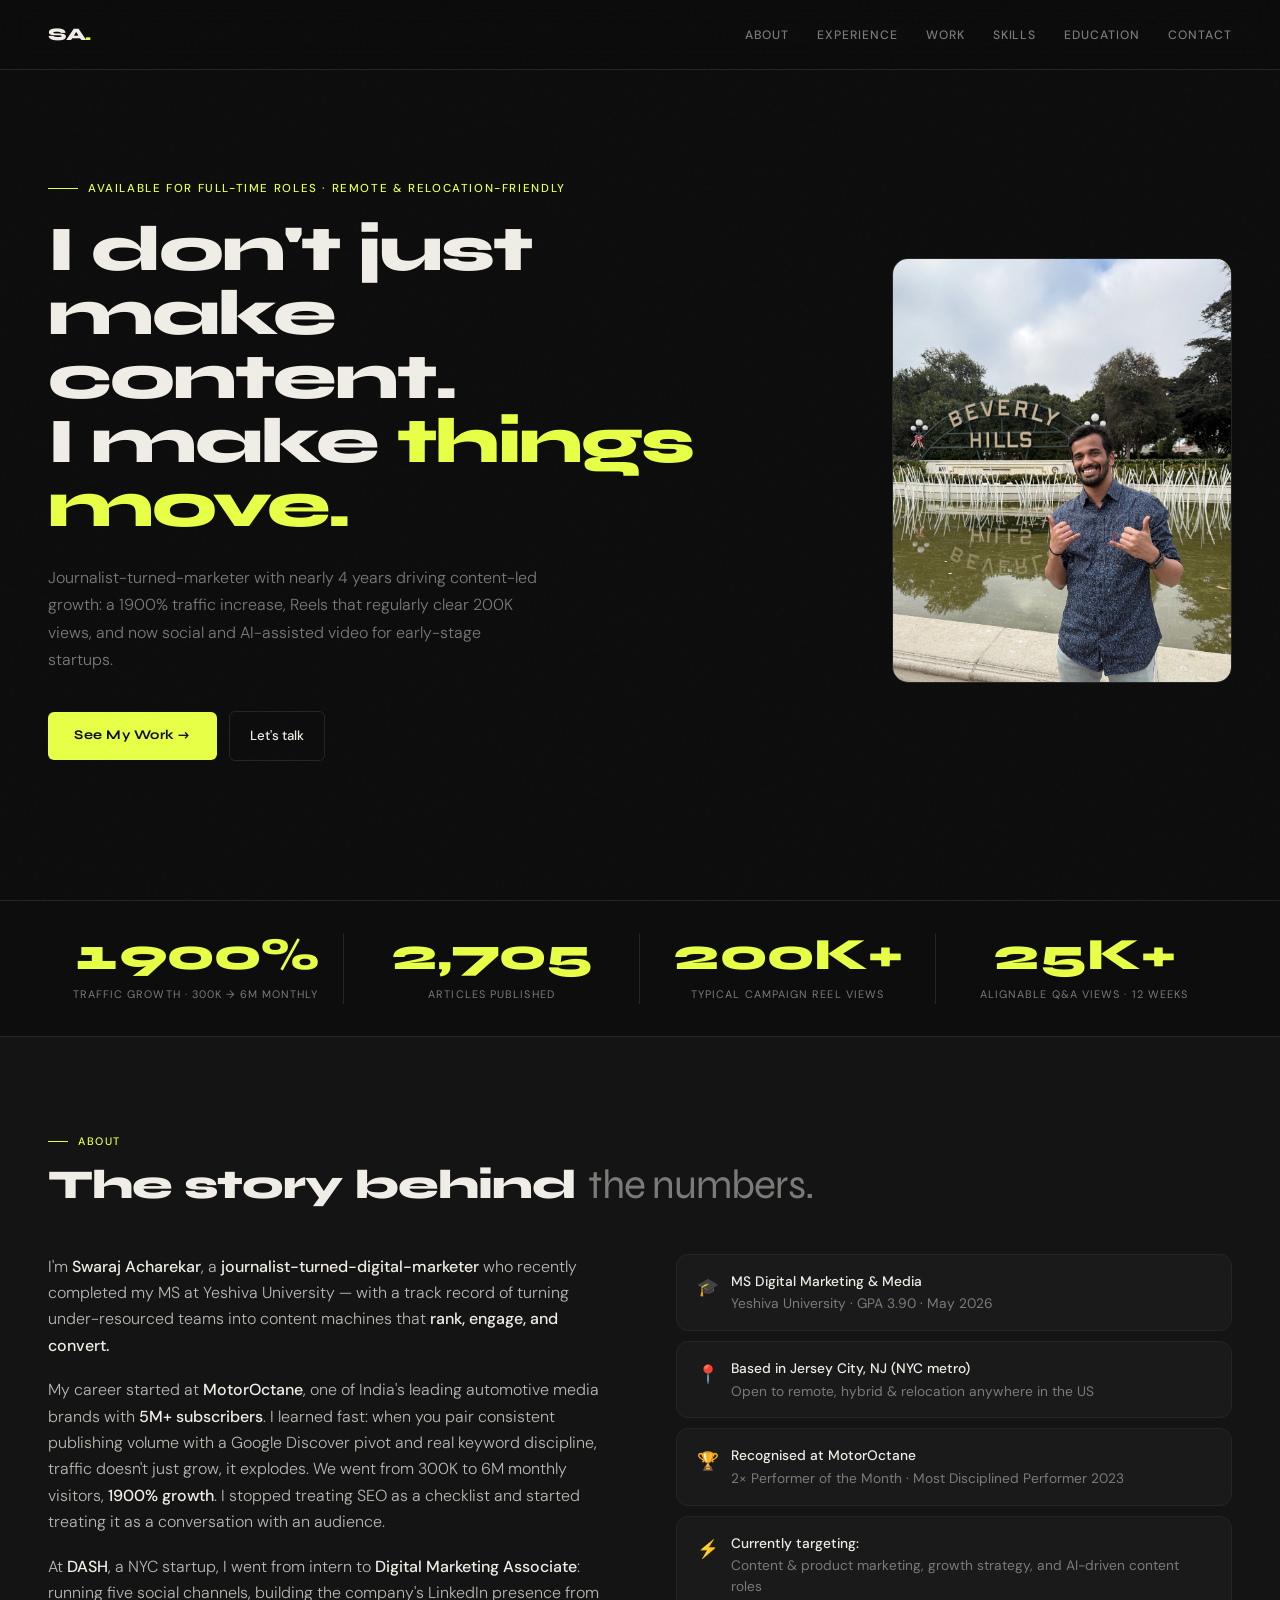
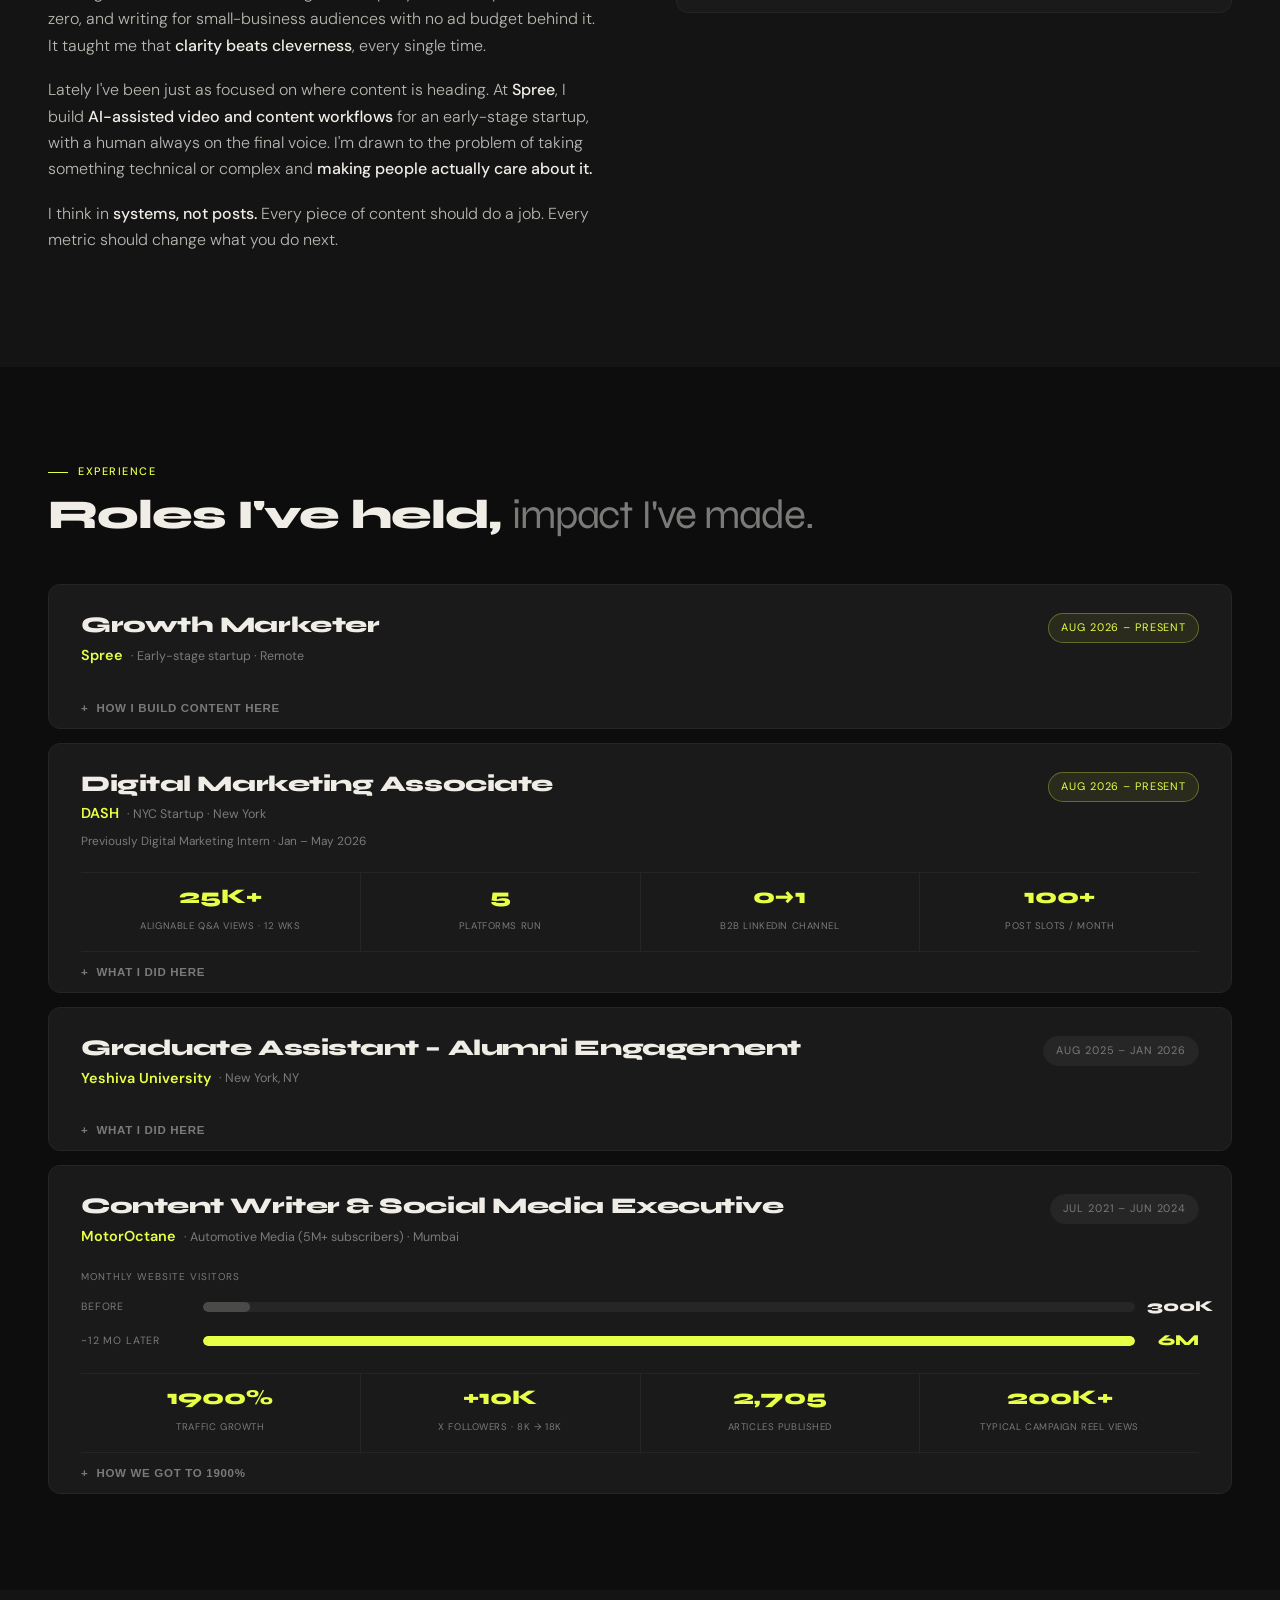
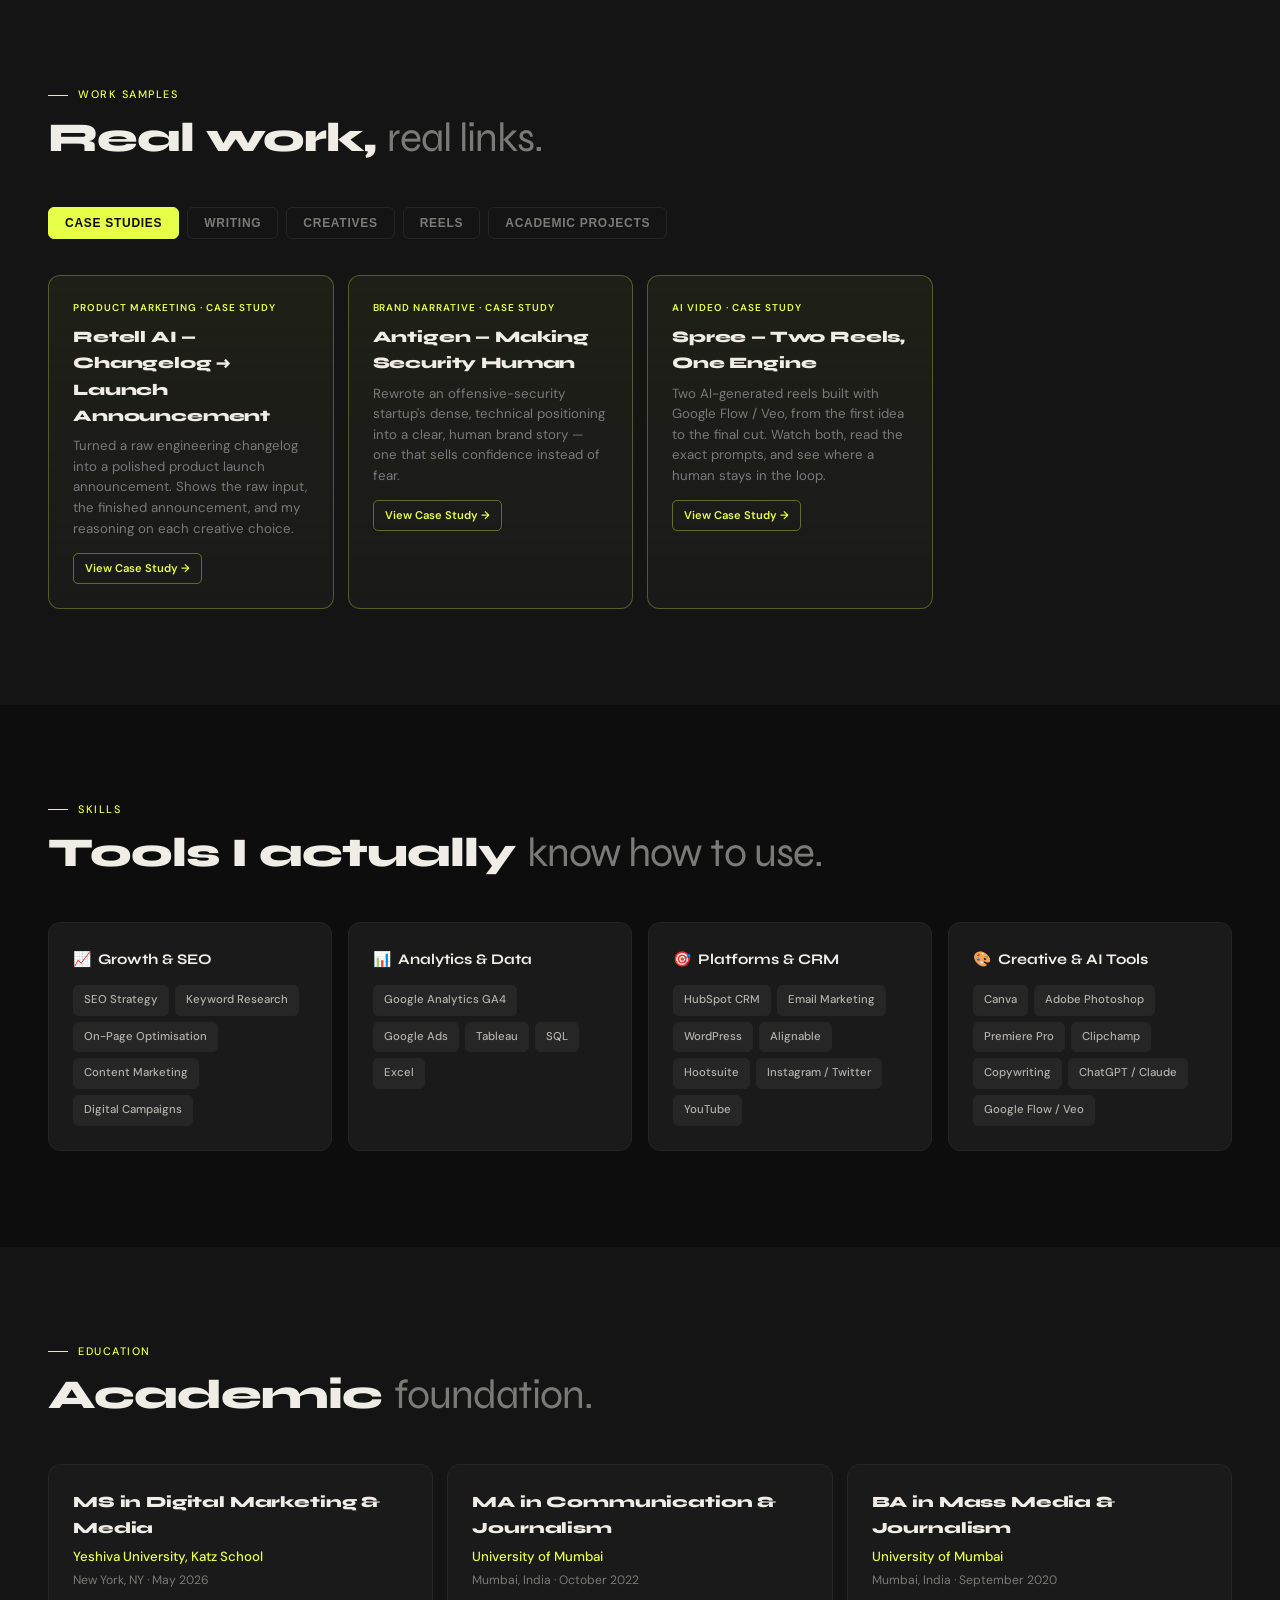
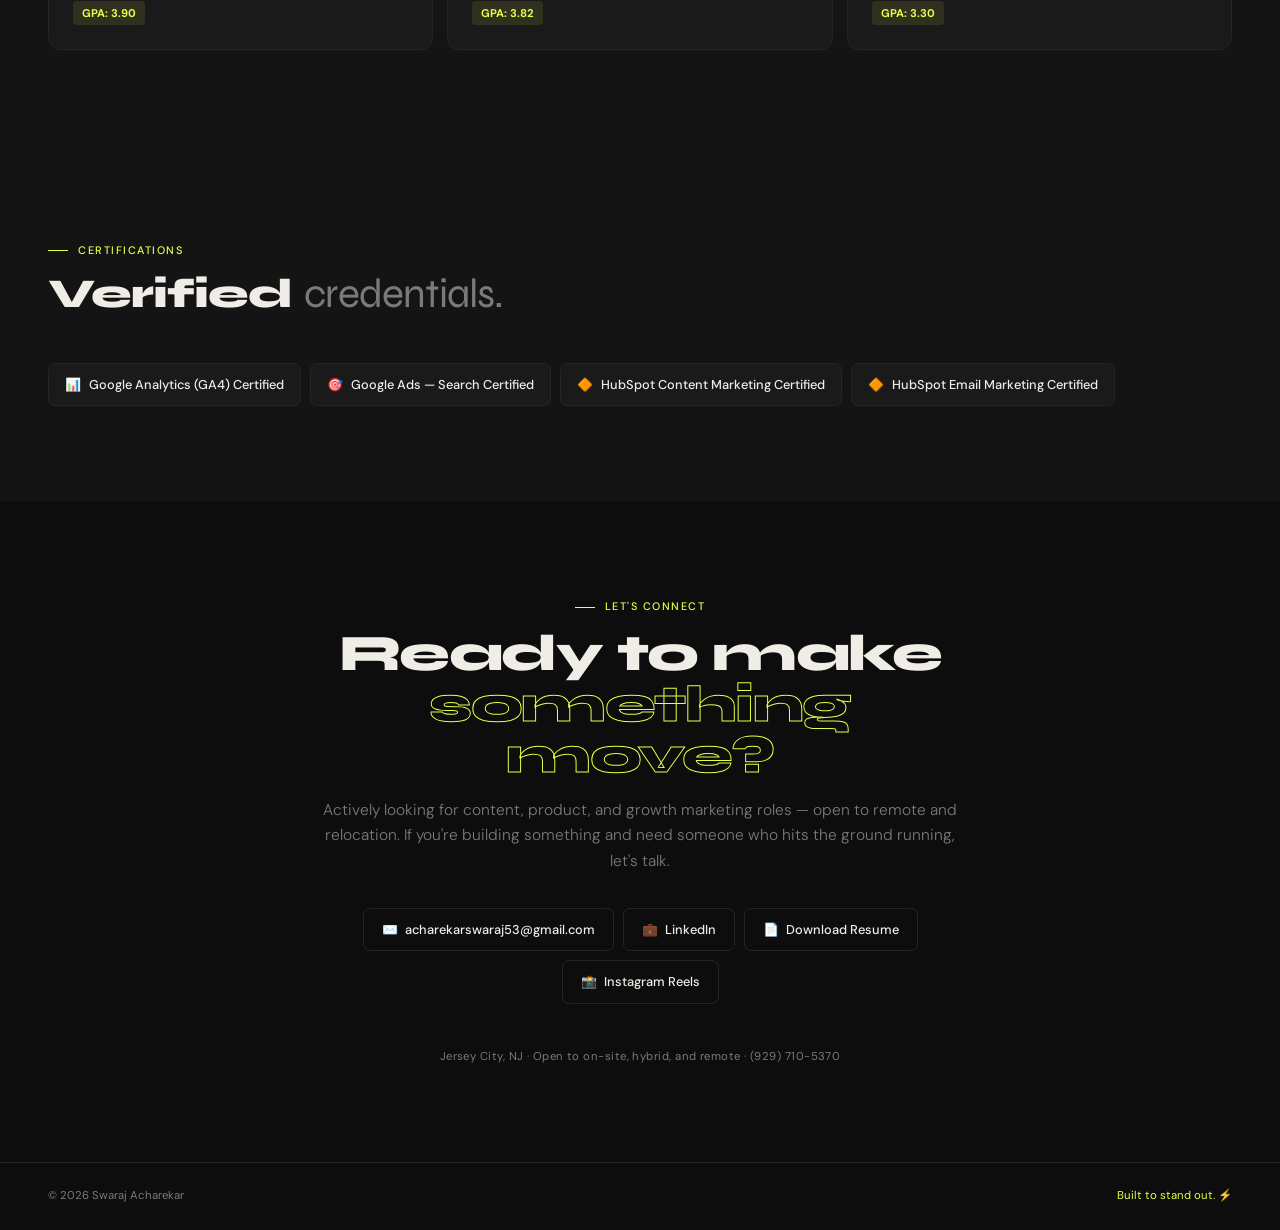
<file: index.html>
<!DOCTYPE html>
<html lang="en">
<head>
<meta charset="UTF-8">
<meta name="viewport" content="width=device-width, initial-scale=1.0">
<title>Swaraj Acharekar — Digital Marketing</title>
<script>document.documentElement.classList.add('js')</script>
<link rel="preconnect" href="https://fonts.googleapis.com">
<link href="https://fonts.googleapis.com/css2?family=Syne:wght@400;600;700;800&family=DM+Sans:ital,wght@0,300;0,400;0,500;1,300&display=swap" rel="stylesheet">
<style>
*, *::before, *::after { box-sizing: border-box; margin: 0; padding: 0; }
:root {
  --bg:#0d0d0d; --surface:#141414; --card:#1a1a1a; --border:#252525;
  --accent:#e8ff47; --accent2:#ff6b35; --text:#f0ede6; --muted:#7a7a78;
  --serif:'Syne',sans-serif; --body:'DM Sans',sans-serif;
  --radius:12px; --t:0.35s cubic-bezier(0.22,1,0.36,1);
}
html{scroll-behavior:smooth;}
body{background:var(--bg);color:var(--text);font-family:var(--body);font-size:16px;line-height:1.65;overflow-x:hidden;}
::-webkit-scrollbar{width:4px;} ::-webkit-scrollbar-track{background:var(--bg);} ::-webkit-scrollbar-thumb{background:var(--accent);border-radius:2px;}
body::before{content:'';position:fixed;inset:0;background-image:url("data:image/svg+xml,%3Csvg viewBox='0 0 256 256' xmlns='http://www.w3.org/2000/svg'%3E%3Cfilter id='n'%3E%3CfeTurbulence type='fractalNoise' baseFrequency='0.9' numOctaves='4' stitchTiles='stitch'/%3E%3C/filter%3E%3Crect width='100%25' height='100%25' filter='url(%23n)' opacity='0.04'/%3E%3C/svg%3E");pointer-events:none;z-index:9999;opacity:0.35;}

/* NAV */
nav{position:fixed;top:0;left:0;right:0;z-index:100;display:flex;align-items:center;justify-content:space-between;padding:20px 48px;background:rgba(13,13,13,0.92);backdrop-filter:blur(14px);border-bottom:1px solid var(--border);}
.nav-logo{font-family:var(--serif);font-weight:800;font-size:1.1rem;letter-spacing:-0.02em;color:var(--text);text-decoration:none;}
.nav-logo span{color:var(--accent);}
.nav-links{display:flex;gap:28px;list-style:none;}
.nav-links a{font-size:0.76rem;font-weight:500;letter-spacing:0.08em;text-transform:uppercase;color:var(--muted);text-decoration:none;transition:color var(--t);}
.nav-links a:hover{color:var(--accent);}

/* HERO */
#hero{min-height:100vh;display:flex;flex-direction:row;align-items:center;justify-content:space-between;gap:60px;padding:120px 48px 80px;position:relative;overflow:hidden;}
.hero-left{flex:1;min-width:0;display:flex;flex-direction:column;}
.hero-eyebrow{font-size:0.72rem;font-weight:500;letter-spacing:0.14em;text-transform:uppercase;color:var(--accent);margin-bottom:20px;display:flex;align-items:center;gap:10px;animation:fadeUp 0.7s var(--t) 0.1s both;}
.hero-eyebrow::before{content:'';display:block;width:30px;height:1px;background:var(--accent);}
.hero-headline{font-family:var(--serif);font-size:clamp(2.8rem,5vw,5rem);font-weight:800;line-height:1.0;letter-spacing:-0.03em;margin-bottom:26px;animation:fadeUp 0.8s var(--t) 0.2s both;}
.hero-headline em{color:var(--accent);font-style:normal;background:linear-gradient(var(--accent),var(--accent)) no-repeat 0 96%/0% 3px;animation:sweep 1s var(--t) 1s forwards;}
.hero-sub{font-size:1rem;font-weight:300;color:var(--muted);max-width:500px;margin-bottom:38px;line-height:1.7;animation:fadeUp 0.8s var(--t) 0.3s both;}
.hero-ctas{display:flex;gap:12px;align-items:center;animation:fadeUp 0.8s var(--t) 0.4s both;}
.btn-primary{background:var(--accent);color:#0d0d0d;font-family:var(--serif);font-weight:700;font-size:0.83rem;letter-spacing:0.04em;padding:13px 26px;border:none;border-radius:6px;cursor:pointer;text-decoration:none;display:inline-block;transition:transform var(--t),box-shadow var(--t);}
.btn-primary:hover{transform:translateY(-2px);box-shadow:0 12px 40px rgba(232,255,71,0.25);}
.btn-ghost{color:var(--text);font-size:0.83rem;font-weight:500;text-decoration:none;display:flex;align-items:center;gap:8px;padding:13px 20px;border:1px solid var(--border);border-radius:6px;transition:border-color var(--t),color var(--t);}
.btn-ghost:hover{border-color:var(--text);color:var(--accent);}

/* HERO RIGHT */
.hero-right{flex-shrink:0;width:340px;animation:fadeUp 0.9s var(--t) 0.35s both;}
.hero-photo-wrap{position:relative;border-radius:16px;overflow:hidden;border:1px solid var(--border);aspect-ratio:4/5;background:var(--card);}
.hero-photo-wrap img{width:100%;height:100%;object-fit:cover;object-position:top center;display:block;filter:grayscale(15%);transition:filter var(--t);}
.hero-photo-wrap:hover img{filter:grayscale(0%);}
.hero-photo-wrap::after{content:'SA';position:absolute;inset:0;display:flex;align-items:center;justify-content:center;font-family:var(--serif);font-size:5rem;font-weight:800;color:var(--border);z-index:0;}
.hero-photo-wrap img{position:relative;z-index:1;}
.hero-photo-overlay{position:absolute;bottom:0;left:0;right:0;background:linear-gradient(transparent,rgba(13,13,13,0.9));padding:36px 22px 22px;}
.hero-photo-name{font-family:var(--serif);font-size:1rem;font-weight:800;margin-bottom:3px;}
.hero-photo-title{font-size:0.72rem;color:var(--muted);letter-spacing:0.04em;}
.hero-accent-dot{position:absolute;top:-8px;right:-8px;width:20px;height:20px;background:var(--accent);border-radius:50%;box-shadow:0 0 24px 6px rgba(232,255,71,0.35);animation:pulse 2.5s ease-in-out infinite;}
@keyframes pulse{0%,100%{opacity:1;transform:scale(1);}50%{opacity:0.5;transform:scale(0.7);}}

/* SECTIONS */
section{padding:96px 48px;}
.section-tag{font-size:0.68rem;font-weight:500;letter-spacing:0.14em;text-transform:uppercase;color:var(--accent);margin-bottom:12px;display:flex;align-items:center;gap:10px;}
.section-tag::before{content:'';display:block;width:20px;height:1px;background:var(--accent);}
h2.section-title{font-family:var(--serif);font-size:clamp(1.7rem,3.2vw,2.8rem);font-weight:800;letter-spacing:-0.025em;line-height:1.05;margin-bottom:48px;}
h2.section-title .dim{color:var(--muted);font-weight:400;}

/* ABOUT */
#about{background:var(--surface);}
.about-grid{display:grid;grid-template-columns:1fr 1fr;gap:72px;align-items:start;}
.about-copy p{color:rgba(240,237,230,0.75);font-weight:300;margin-bottom:18px;font-size:1rem;}
.about-copy p strong{color:var(--text);font-weight:500;}
.about-copy p em{color:var(--accent);font-style:normal;}
.about-right{display:flex;flex-direction:column;gap:10px;}
.fact-card{background:var(--card);border:1px solid var(--border);border-radius:var(--radius);padding:16px 20px;display:flex;align-items:flex-start;gap:12px;transition:border-color var(--t),transform var(--t);}
.fact-card:hover{border-color:var(--accent);transform:translateX(5px);}
.fact-icon{font-size:1.1rem;flex-shrink:0;margin-top:2px;}
.fact-text{font-size:0.86rem;color:var(--muted);line-height:1.5;}
.fact-text strong{color:var(--text);font-weight:500;display:block;margin-bottom:2px;}

/* EXPERIENCE */
#experience{background:var(--bg);}
.exp-list{display:flex;flex-direction:column;gap:14px;}
.exp-card{background:var(--card);border:1px solid var(--border);border-radius:var(--radius);overflow:hidden;transition:border-color var(--t);}
.exp-card:hover{border-color:rgba(232,255,71,0.35);}
.exp-header{padding:28px 32px 20px;display:grid;grid-template-columns:1fr auto;gap:16px;align-items:start;}
.exp-role{font-family:var(--serif);font-size:clamp(1.1rem,1.8vw,1.4rem);font-weight:800;letter-spacing:-0.02em;line-height:1.1;margin-bottom:6px;}
.exp-company-row{display:flex;align-items:center;gap:8px;flex-wrap:wrap;}
.exp-company{font-size:0.9rem;color:var(--accent);font-weight:600;}
.exp-location{font-size:0.78rem;color:var(--muted);}
.exp-dates{font-size:0.68rem;letter-spacing:0.08em;text-transform:uppercase;color:var(--muted);background:rgba(255,255,255,0.05);border:1px solid var(--border);padding:5px 12px;border-radius:100px;white-space:nowrap;align-self:flex-start;}
.exp-dates.current{color:var(--accent);border-color:rgba(232,255,71,0.3);background:rgba(232,255,71,0.08);}
.exp-metrics{display:flex;gap:0;border-top:1px solid var(--border);border-bottom:1px solid var(--border);margin:0 32px;}
.metric{flex:1;padding:14px 0;text-align:center;border-right:1px solid var(--border);}
.metric:last-child{border-right:none;}
.metric-num{font-family:var(--serif);font-size:1.3rem;font-weight:800;color:var(--accent);line-height:1;display:block;margin-bottom:3px;}
.metric-desc{font-size:0.6rem;color:var(--muted);text-transform:uppercase;letter-spacing:0.06em;}
.exp-toggle{margin:0 32px;padding:14px 0;display:flex;align-items:center;gap:8px;font-size:0.72rem;font-weight:600;letter-spacing:0.06em;text-transform:uppercase;color:var(--muted);cursor:pointer;transition:color var(--t);background:none;border:none;width:100%;text-align:left;}
.exp-toggle:hover{color:var(--accent);}
.toggle-icon{transition:transform var(--t);}
.exp-toggle.open .toggle-icon{transform:rotate(45deg);}
.exp-body{max-height:0;overflow:hidden;transition:max-height 0.55s cubic-bezier(0.22,1,0.36,1);padding:0 32px;}
.exp-body.open{max-height:1800px;padding-bottom:32px;}
.exp-body-grid{display:grid;grid-template-columns:repeat(auto-fit,minmax(190px,1fr));gap:20px;margin-bottom:16px;}
.exp-col h4{font-size:0.65rem;letter-spacing:0.1em;text-transform:uppercase;color:var(--accent2);margin-bottom:7px;font-weight:600;}
.exp-col ul{list-style:none;padding:0;}
.exp-col ul li{font-size:0.84rem;color:rgba(240,237,230,0.67);padding:3px 0 3px 15px;position:relative;line-height:1.5;}
.exp-col ul li::before{content:'→';position:absolute;left:0;color:var(--accent);font-size:0.72rem;}
.exp-col p{font-size:0.84rem;color:rgba(240,237,230,0.67);line-height:1.6;}
.insight-bar{background:rgba(232,255,71,0.06);border-left:3px solid var(--accent);border-radius:0 8px 8px 0;padding:13px 18px;font-size:0.84rem;color:var(--text);font-style:italic;margin-top:14px;}
.insight-bar span{color:var(--accent);font-style:normal;font-weight:600;}
.award-tag{display:inline-flex;align-items:center;gap:5px;font-size:0.7rem;font-weight:600;color:#fbbf24;background:rgba(251,191,36,0.1);border:1px solid rgba(251,191,36,0.25);border-radius:100px;padding:4px 11px;margin-right:6px;margin-top:10px;}

/* WORK SAMPLES */
#work{background:var(--surface);}
.work-tabs{display:flex;gap:8px;margin-bottom:36px;flex-wrap:wrap;}
.tab-btn{font-size:0.75rem;font-weight:600;letter-spacing:0.06em;text-transform:uppercase;padding:8px 16px;border-radius:6px;cursor:pointer;border:1px solid var(--border);background:transparent;color:var(--muted);transition:all var(--t);}
.tab-btn.active,.tab-btn:hover{background:var(--accent);color:#0d0d0d;border-color:var(--accent);}
.tab-panel{display:none;}
.tab-panel.active{display:block;}
.writing-grid{display:grid;grid-template-columns:repeat(auto-fill,minmax(260px,1fr));gap:14px;}
.writing-card{background:var(--card);border:1px solid var(--border);border-radius:var(--radius);overflow:hidden;text-decoration:none;color:var(--text);display:flex;flex-direction:column;transition:border-color var(--t),transform var(--t);}
.writing-card:hover{border-color:var(--accent);transform:translateY(-4px);}
.writing-thumb{width:100%;aspect-ratio:16/9;object-fit:cover;background:var(--border);display:block;}
.writing-info{padding:16px 18px;flex:1;display:flex;flex-direction:column;gap:5px;}
.writing-source{font-size:0.62rem;letter-spacing:0.1em;text-transform:uppercase;color:var(--accent);font-weight:600;}
.writing-title{font-family:var(--serif);font-size:0.92rem;font-weight:700;line-height:1.3;}
.writing-arrow{font-size:0.72rem;color:var(--muted);margin-top:auto;padding-top:8px;}
.creatives-grid{display:grid;grid-template-columns:repeat(auto-fill,minmax(200px,1fr));gap:10px;}
.creative-thumb{border-radius:10px;overflow:hidden;border:1px solid var(--border);aspect-ratio:1;transition:border-color var(--t),transform var(--t);}
.creative-thumb img{width:100%;height:100%;object-fit:cover;display:block;transition:transform 0.5s ease;}
.creative-thumb:hover{border-color:var(--accent);transform:scale(1.02);}
.creative-thumb:hover img{transform:scale(1.06);}
.view-more-link{display:inline-flex;align-items:center;gap:8px;margin-top:18px;font-size:0.82rem;font-weight:600;color:var(--accent);text-decoration:none;letter-spacing:0.04em;transition:gap var(--t);}
.view-more-link:hover{gap:14px;}
.projects-grid{display:grid;grid-template-columns:repeat(auto-fill,minmax(280px,1fr));gap:14px;}
.project-card{background:var(--card);border:1px solid var(--border);border-radius:var(--radius);padding:24px;transition:border-color var(--t),transform var(--t);}
.project-card:hover{border-color:var(--accent);transform:translateY(-4px);}
.project-label{font-size:0.62rem;letter-spacing:0.1em;text-transform:uppercase;color:var(--accent2);font-weight:600;margin-bottom:7px;}
.project-title{font-family:var(--serif);font-size:1rem;font-weight:800;margin-bottom:7px;letter-spacing:-0.01em;}
.project-desc{font-size:0.83rem;color:var(--muted);line-height:1.55;margin-bottom:14px;}
.project-links{display:flex;gap:7px;flex-wrap:wrap;}
.project-link{font-size:0.7rem;font-weight:600;padding:5px 11px;border:1px solid var(--border);border-radius:5px;text-decoration:none;color:var(--muted);transition:border-color var(--t),color var(--t);}
.project-link:hover{border-color:var(--accent);color:var(--accent);}
/* CASE STUDY CARD (featured) */
.case-card{background:linear-gradient(180deg,rgba(232,255,71,0.05),var(--card));border:1px solid rgba(232,255,71,0.28);}
.case-card .project-label{color:var(--accent);}
.case-card .project-link{border-color:rgba(232,255,71,0.35);color:var(--accent);}
.case-card .project-link:hover{background:var(--accent);color:#0d0d0d;border-color:var(--accent);}

/* REELS */
.reels-grid{display:grid;grid-template-columns:repeat(auto-fill,minmax(300px,1fr));gap:20px;align-items:start;}
.reel-card{background:var(--card);border:1px solid var(--border);border-radius:var(--radius);overflow:hidden;text-decoration:none;color:var(--text);display:flex;flex-direction:column;transition:border-color var(--t),transform var(--t);}
.reel-card:hover{border-color:var(--accent);transform:translateY(-4px);}
.reel-thumb{aspect-ratio:9/16;background:#111;position:relative;overflow:hidden;}
.reel-thumb img{width:100%;height:100%;object-fit:cover;display:block;transition:transform 0.5s ease;}
.reel-card:hover .reel-thumb img{transform:scale(1.05);}
.reel-play{position:absolute;inset:0;display:flex;align-items:center;justify-content:center;}
.reel-play div.play-icon{width:0;height:0;border-top:10px solid transparent;border-bottom:10px solid transparent;border-left:16px solid var(--accent);margin-left:3px;filter:drop-shadow(0 0 8px rgba(232,255,71,0.5));}
.reel-badge{position:absolute;top:8px;right:8px;background:rgba(0,0,0,0.65);border-radius:4px;padding:2px 8px;font-size:0.62rem;color:var(--accent);font-weight:600;letter-spacing:0.06em;text-transform:uppercase;}
.reel-info{padding:12px 14px;}
.reel-source{font-size:0.62rem;letter-spacing:0.1em;text-transform:uppercase;color:var(--accent);font-weight:600;display:block;margin-bottom:4px;}
.reel-link{font-size:0.78rem;color:var(--muted);}


#skills{background:var(--bg);}
.skills-wrap{display:grid;grid-template-columns:repeat(auto-fit,minmax(240px,1fr));gap:16px;}
.skill-group{background:var(--card);border:1px solid var(--border);border-radius:var(--radius);padding:24px;transition:border-color var(--t),transform var(--t);}
.skill-group:hover{border-color:var(--accent);transform:translateY(-4px);}
.skill-group-title{font-family:var(--serif);font-size:0.92rem;font-weight:700;margin-bottom:14px;display:flex;align-items:center;gap:7px;}
.skill-tags{display:flex;flex-wrap:wrap;gap:6px;}
.skill-tag{font-size:0.71rem;font-weight:500;padding:5px 10px;border-radius:5px;background:rgba(255,255,255,0.05);border:1px solid var(--border);color:rgba(240,237,230,0.7);transition:all var(--t);}
.skill-tag:hover{background:rgba(232,255,71,0.1);color:var(--accent);border-color:rgba(232,255,71,0.3);}

/* EDUCATION */
#education{background:var(--surface);}
.edu-grid{display:grid;grid-template-columns:repeat(auto-fit,minmax(240px,1fr));gap:14px;}
.edu-card{background:var(--card);border:1px solid var(--border);border-radius:var(--radius);padding:24px;transition:border-color var(--t),transform var(--t);}
.edu-card:hover{border-color:var(--accent);transform:translateY(-3px);}
.edu-degree{font-family:var(--serif);font-size:0.98rem;font-weight:800;margin-bottom:5px;letter-spacing:-0.01em;}
.edu-school{font-size:0.83rem;color:var(--accent);font-weight:500;margin-bottom:3px;}
.edu-detail{font-size:0.76rem;color:var(--muted);}
.edu-gpa{display:inline-block;margin-top:10px;font-size:0.7rem;font-weight:700;color:var(--accent);background:rgba(232,255,71,0.1);padding:3px 9px;border-radius:4px;}



/* CERTS */
#certs{background:var(--surface);}
.certs-row{display:flex;flex-wrap:wrap;gap:9px;}
.cert-pill{background:var(--card);border:1px solid var(--border);border-radius:7px;padding:10px 16px;display:flex;align-items:center;gap:8px;font-size:0.8rem;font-weight:500;transition:border-color var(--t),transform var(--t);}
.cert-pill:hover{border-color:var(--accent);transform:translateY(-2px);}

/* CONTACT */
#contact{background:var(--bg);text-align:center;}
.contact-inner{max-width:660px;margin:0 auto;}
.contact-big{font-family:var(--serif);font-size:clamp(2rem,4vw,3.8rem);font-weight:800;letter-spacing:-0.03em;line-height:1.0;margin-bottom:16px;}
.contact-big .line2{color:transparent;-webkit-text-stroke:1px var(--accent);}
.contact-sub{color:var(--muted);font-size:0.97rem;margin-bottom:34px;font-weight:300;}
.contact-links{display:flex;gap:9px;justify-content:center;flex-wrap:wrap;margin-bottom:44px;}
.contact-link{display:flex;align-items:center;gap:7px;padding:10px 18px;border:1px solid var(--border);border-radius:7px;font-size:0.8rem;font-weight:500;color:var(--text);text-decoration:none;transition:border-color var(--t),color var(--t),transform var(--t);}
.contact-link:hover{border-color:var(--accent);color:var(--accent);transform:translateY(-2px);}
.contact-note{font-size:0.71rem;color:var(--muted);letter-spacing:0.04em;}

footer{background:var(--bg);border-top:1px solid var(--border);padding:24px 48px;display:flex;justify-content:space-between;align-items:center;font-size:0.71rem;color:var(--muted);}
footer span:last-child{color:var(--accent);}

@keyframes fadeUp{from{opacity:0;transform:translateY(22px);}to{opacity:1;transform:translateY(0);}}
/* Reveal on scroll (only hidden when JS is running, so the page never goes blank without it) */
.js :where(.reveal){opacity:0;transform:translateY(22px);transition:opacity 0.65s ease,transform 0.65s var(--t),border-color var(--t);}
.js :where(.reveal.visible){opacity:1;transform:translateY(0);}
.js :where(.reveal.done){transition:border-color var(--t),transform var(--t);}

/* ===== MOTION ===== */
#progress{position:fixed;top:0;left:0;height:2px;width:100%;background:var(--accent);transform-origin:0 50%;transform:scaleX(0);z-index:101;box-shadow:0 0 12px rgba(232,255,71,0.6);}
.nav-links a{position:relative;}
.nav-links a::after{content:'';position:absolute;left:0;right:0;bottom:-6px;height:1px;background:var(--accent);transform:scaleX(0);transform-origin:left;transition:transform var(--t);}
.nav-links a.active{color:var(--accent);}
.nav-links a.active::after,.nav-links a:hover::after{transform:scaleX(1);}
.tab-panel.active{animation:tabIn 0.45s ease both;}
@keyframes tabIn{from{opacity:0;}to{opacity:1;}}
@keyframes sweep{to{background-size:100% 3px;}}

/* KPI STRIP */
#kpi-strip{padding:0;background:var(--bg);}
.kpi-wrap{display:grid;grid-template-columns:repeat(4,1fr);border-top:1px solid var(--border);border-bottom:1px solid var(--border);padding:32px 48px;}
.kpi{text-align:center;padding:0 20px;border-right:1px solid var(--border);}
.kpi:last-child{border-right:none;}
.kpi-num{font-family:var(--serif);font-size:clamp(2rem,4vw,2.8rem);font-weight:800;color:var(--accent);line-height:1;margin-bottom:8px;font-variant-numeric:tabular-nums;}
.kpi-label{font-size:0.68rem;color:var(--muted);text-transform:uppercase;letter-spacing:0.1em;}

/* EXPERIENCE EXTRAS */
.exp-prev{font-size:0.74rem;color:var(--muted);margin-top:6px;}
.growth-bars{margin:0 32px 20px;display:flex;flex-direction:column;gap:9px;}
.gb-cap{font-size:0.62rem;color:var(--muted);letter-spacing:0.1em;text-transform:uppercase;}
.gb-row{display:grid;grid-template-columns:110px 1fr 52px;gap:12px;align-items:center;}
.gb-label{font-size:0.66rem;letter-spacing:0.08em;text-transform:uppercase;color:var(--muted);}
.gb-track{height:10px;border-radius:100px;background:rgba(255,255,255,0.05);overflow:hidden;}
.gb-fill{height:100%;border-radius:100px;width:var(--w);}
.gb-before{background:#4a4a48;}
.gb-after{background:var(--accent);box-shadow:0 0 18px rgba(232,255,71,0.45);}
.gb-val{font-family:var(--serif);font-weight:800;font-size:0.95rem;text-align:right;}
.js .gb-fill{width:0;transition:width 1.4s var(--t);}
.js .growth-bars.in .gb-fill{width:var(--w);}
.js .growth-bars.in .gb-after{transition-delay:0.35s;}

/* SPREE WORKFLOW */
.flow{display:flex;align-items:center;flex-wrap:wrap;gap:8px;}
.flow-step{font-size:0.7rem;font-weight:600;letter-spacing:0.06em;text-transform:uppercase;padding:7px 12px;border-radius:100px;border:1px solid var(--border);color:var(--muted);background:transparent;transition:color 0.4s ease,border-color 0.4s ease,background 0.4s ease;}
.flow-arrow{color:var(--muted);font-size:0.8rem;}
.exp-body.open .flow-step{color:var(--accent);border-color:rgba(232,255,71,0.35);background:rgba(232,255,71,0.07);transition-delay:calc(var(--i) * 140ms + 250ms);}

/* DASH CONTENT CALENDAR */
.cal{background:var(--surface);border:1px solid var(--border);border-radius:10px;padding:16px 18px;margin-top:6px;}
.cal-head{display:flex;justify-content:space-between;gap:10px;flex-wrap:wrap;font-size:0.66rem;letter-spacing:0.08em;text-transform:uppercase;color:var(--muted);margin-bottom:12px;}
.cal-head strong{color:var(--accent);font-weight:600;}
.cal-grid{display:grid;grid-template-columns:76px repeat(5,1fr);gap:6px;align-items:center;}
.cal-plat{font-size:0.58rem;text-align:center;color:var(--muted);letter-spacing:0.08em;text-transform:uppercase;}
.cal-day{font-size:0.72rem;color:var(--text);font-weight:500;line-height:1.2;}
.cal-day small{display:block;color:var(--muted);font-size:0.58rem;text-transform:uppercase;letter-spacing:0.06em;}
.cal-cell{height:26px;border-radius:5px;border:1px solid var(--border);background:rgba(255,255,255,0.03);transition:background 0.4s ease,border-color 0.4s ease;}
.exp-body.open .cal-cell.v{background:rgba(255,107,53,0.28);border-color:rgba(255,107,53,0.55);transition-delay:calc(var(--i) * 35ms + 300ms);}
.exp-body.open .cal-cell.s{background:rgba(232,255,71,0.2);border-color:rgba(232,255,71,0.5);transition-delay:calc(var(--i) * 35ms + 300ms);}
.cal-foot{display:flex;flex-wrap:wrap;align-items:center;gap:16px;margin-top:12px;font-size:0.66rem;letter-spacing:0.06em;text-transform:uppercase;color:var(--muted);}
.cal-legend{display:inline-flex;align-items:center;gap:6px;}
.dot{display:inline-block;width:9px;height:9px;border-radius:3px;}
.dot.v{background:rgba(255,107,53,0.7);}
.dot.s{background:rgba(232,255,71,0.6);}
.cal-count{margin-left:auto;color:var(--text);}

@media (prefers-reduced-motion: reduce){
  html{scroll-behavior:auto;}
  *,*::before,*::after{animation-duration:0.01ms !important;animation-iteration-count:1 !important;transition-duration:0.01ms !important;transition-delay:0s !important;}
  .js :where(.reveal){opacity:1;transform:none;}
}

@media(max-width:860px){
  nav{padding:14px 20px;flex-wrap:wrap;gap:10px;}
  .nav-links{gap:14px;flex-wrap:wrap;}
  section{padding:64px 22px;}
  #hero{flex-direction:column;padding:105px 22px 56px;gap:36px;align-items:flex-start;}
  .hero-right{width:100%;max-width:300px;}
  .about-grid{grid-template-columns:1fr;gap:32px;}
  .exp-header{grid-template-columns:1fr;}
  .exp-metrics,.exp-toggle{margin-left:22px;margin-right:22px;}
  .exp-body{padding:0 22px;}
  .exp-body.open{padding-bottom:26px;}
  footer{flex-direction:column;gap:7px;text-align:center;}
  .kpi-wrap{grid-template-columns:repeat(2,1fr);padding:24px 22px;row-gap:22px;}
  .kpi{padding:0 10px;}
  .kpi:nth-child(2){border-right:none;}
  .growth-bars{margin:0 22px 18px;}
  .gb-row{grid-template-columns:84px 1fr 46px;gap:8px;}
  .exp-metrics{flex-wrap:wrap;}
  .metric{flex:1 1 45%;border-bottom:1px solid var(--border);}
  .metric:nth-child(2n){border-right:none;}
  .metric:nth-last-child(-n+2){border-bottom:none;}
  .cal{padding:14px 12px;}
  .cal-grid{grid-template-columns:44px repeat(5,1fr);gap:5px;}
  .cal-count{margin-left:0;width:100%;}
}
</style>
</head>
<body>

<div id="progress"></div>
<nav id="nav">
  <a href="#hero" class="nav-logo">SA<span>.</span></a>
  <ul class="nav-links">
    <li><a href="#about">About</a></li>
    <li><a href="#experience">Experience</a></li>
    <li><a href="#work">Work</a></li>
    <li><a href="#skills">Skills</a></li>
    <li><a href="#education">Education</a></li>
    <li><a href="#contact">Contact</a></li>
  </ul>
</nav>

<!-- HERO -->
<section id="hero">
  <div class="hero-left">
    <div class="hero-eyebrow">Available for full-time roles · Remote &amp; relocation-friendly</div>
    <h1 class="hero-headline">
      I don't just make<br>content.<br>
      I make <em>things move.</em>
    </h1>
    <p class="hero-sub">
      Journalist-turned-marketer with nearly 4 years driving content-led growth: a 1900% traffic increase, Reels that regularly clear 200K views, and now social and AI-assisted video for early-stage startups.
    </p>
    <div class="hero-ctas">
      <a href="#experience" class="btn-primary">See My Work →</a>
      <a href="#contact" class="btn-ghost">Let's talk</a>
    </div>
  </div>

  <div class="hero-right">
    <div class="hero-photo-wrap">
      <img src="https://swaraj6520.github.io/Swaraj-Portfolio1/media/About-you.jpg" alt="Swaraj Acharekar" onerror="this.style.background='#1a1a1a';this.style.minHeight='360px'">
      <div class="hero-photo-overlay">
        <div class="hero-photo-name">Swaraj Acharekar</div>
        <div class="hero-photo-title">Content · Product Marketing · SEO</div>
      </div>
      <div class="hero-accent-dot"></div>
    </div>
    </div>
  </div>
</section>

  <!-- KPI STRIP -->
<section id="kpi-strip">
  <div class="kpi-wrap">
    <div class="kpi">
      <div class="kpi-num"><span class="count" data-to="1900" data-suffix="%" data-plain="1">1900%</span></div>
      <div class="kpi-label">Traffic growth · 300K → 6M monthly</div>
    </div>
    <div class="kpi">
      <div class="kpi-num"><span class="count" data-to="2705">2,705</span></div>
      <div class="kpi-label">Articles published</div>
    </div>
    <div class="kpi">
      <div class="kpi-num"><span class="count" data-to="200" data-suffix="K+">200K+</span></div>
      <div class="kpi-label">Typical campaign Reel views</div>
    </div>
    <div class="kpi">
      <div class="kpi-num"><span class="count" data-to="25" data-suffix="K+">25K+</span></div>
      <div class="kpi-label">Alignable Q&amp;A views · 12 weeks</div>
    </div>
  </div>
</section>

<!-- ABOUT -->
<section id="about">
  <div class="section-tag">About</div>
  <h2 class="section-title">The story behind <span class="dim">the numbers.</span></h2>
  <div class="about-grid">
    <div class="about-copy">
      <p>I'm <strong>Swaraj Acharekar</strong>, a <strong>journalist-turned-digital-marketer</strong> who recently completed my MS at Yeshiva University — with a track record of turning under-resourced teams into content machines that <strong>rank, engage, and convert.</strong></p>

<p>My career started at <strong>MotorOctane</strong>, one of India's leading automotive media brands with <strong>5M+ subscribers</strong>. I learned fast: when you pair consistent publishing volume with a Google Discover pivot and real keyword discipline, traffic doesn't just grow, it explodes. We went from 300K to 6M monthly visitors, <strong>1900% growth</strong>. I stopped treating SEO as a checklist and started treating it as a conversation with an audience.</p>
<p>At <strong>DASH</strong>, a NYC startup, I went from intern to <strong>Digital Marketing Associate</strong>: running five social channels, building the company's LinkedIn presence from zero, and writing for small-business audiences with no ad budget behind it. It taught me that <strong>clarity beats cleverness</strong>, every single time.</p>
<p>Lately I've been just as focused on where content is heading. At <strong>Spree</strong>, I build <strong>AI-assisted video and content workflows</strong> for an early-stage startup, with a human always on the final voice. I'm drawn to the problem of taking something technical or complex and <strong>making people actually care about it.</strong></p>
<p>I think in <strong>systems, not posts.</strong> Every piece of content should do a job. Every metric should change what you do next.</p>
    </div>
    <div class="about-right">
      <div class="fact-card reveal">
        <div class="fact-icon">🎓</div>
        <div class="fact-text"><strong>MS Digital Marketing &amp; Media</strong>Yeshiva University · GPA 3.90 · May 2026</div>
      </div>
      <div class="fact-card reveal">
        <div class="fact-icon">📍</div>
        <div class="fact-text"><strong>Based in Jersey City, NJ (NYC metro)</strong>Open to remote, hybrid &amp; relocation anywhere in the US</div>
      </div>
      <div class="fact-card reveal">
        <div class="fact-icon">🏆</div>
        <div class="fact-text"><strong>Recognised at MotorOctane</strong>2× Performer of the Month · Most Disciplined Performer 2023</div>
      </div>
      <div class="fact-card reveal">
        <div class="fact-icon">⚡</div>
        <div class="fact-text"><strong>Currently targeting:</strong>Content &amp; product marketing, growth strategy, and AI-driven content roles</div>
      </div>
    </div>
  </div>
</section>

<!-- EXPERIENCE -->
<section id="experience">
  <div class="section-tag">Experience</div>
  <h2 class="section-title">Roles I've held, <span class="dim">impact I've made.</span></h2>
  <div class="exp-list">

    <!-- SPREE -->
    <div class="exp-card reveal">
      <div class="exp-header">
        <div>
          <div class="exp-role">Growth Marketer</div>
          <div class="exp-company-row">
            <span class="exp-company">Spree</span>
            <span class="exp-location">· Early-stage startup · Remote</span>
          </div>
        </div>
        <div class="exp-dates current">Aug 2026 – Present</div>
      </div>
      <button class="exp-toggle" onclick="toggleExp(this)">
        <span class="toggle-icon">+</span> How I build content here
      </button>
      <div class="exp-body">
        <div class="exp-body-grid">
          <div class="exp-col">
            <h4>The Context</h4>
            <p>An early-stage startup where I create AI-assisted video and social-first content, from the first concept to the published post, and use audience response to decide what gets made next.</p>
          </div>
          <div class="exp-col">
            <h4>What I Do</h4>
            <ul>
              <li>Create AI-assisted video and social-first content, from concept and script through creative experiments to publishing</li>
              <li>Build AI-assisted workflows across research, ideation, drafting and repurposing</li>
              <li>Read audience response to sharpen future content</li>
            </ul>
          </div>
          <div class="exp-col">
            <h4>Tools</h4>
            <ul>
              <li>Google Flow / Veo for AI video generation</li>
              <li>ChatGPT and Claude for research, scripting and repurposing</li>
              <li>A human on every final cut</li>
            </ul>
          </div>
        </div>
        <div class="exp-col" style="margin-top:8px;">
          <h4>The workflow</h4>
          <div class="flow">
            <span class="flow-step" style="--i:0">Concept</span><span class="flow-arrow">→</span>
            <span class="flow-step" style="--i:1">Script</span><span class="flow-arrow">→</span>
            <span class="flow-step" style="--i:2">Generate</span><span class="flow-arrow">→</span>
            <span class="flow-step" style="--i:3">Human review</span><span class="flow-arrow">→</span>
            <span class="flow-step" style="--i:4">Publish</span><span class="flow-arrow">→</span>
            <span class="flow-step" style="--i:5">Learn</span>
          </div>
        </div>
        <div class="project-links" style="margin-top:18px;"><a href="spree.html" target="_blank" class="project-link" style="border-color:rgba(232,255,71,0.35);color:var(--accent);">Watch the reels + read the prompts →</a></div>
        <div class="insight-bar"><span>Key insight:</span> AI makes the first draft fast. Judgment decides what ships, so every workflow keeps a human on the final voice and messaging.</div>
      </div>
    </div>

    <!-- DASH -->
    <div class="exp-card reveal">
      <div class="exp-header">
        <div>
          <div class="exp-role">Digital Marketing Associate</div>
          <div class="exp-company-row">
            <span class="exp-company">DASH</span>
            <span class="exp-location">· NYC Startup · New York</span>
          </div>
          <div class="exp-prev">Previously Digital Marketing Intern · Jan – May 2026</div>
        </div>
        <div class="exp-dates current">Aug 2026 – Present</div>
      </div>
      <div class="exp-metrics">
        <div class="metric"><span class="metric-num">25K+</span><span class="metric-desc">Alignable Q&amp;A views · 12 wks</span></div>
        <div class="metric"><span class="metric-num">5</span><span class="metric-desc">Platforms run</span></div>
        <div class="metric"><span class="metric-num">0→1</span><span class="metric-desc">B2B LinkedIn channel</span></div>
        <div class="metric"><span class="metric-num">100+</span><span class="metric-desc">Post slots / month</span></div>
      </div>
      <button class="exp-toggle" onclick="toggleExp(this)">
        <span class="toggle-icon">+</span> What I did here
      </button>
      <div class="exp-body">
        <div class="exp-body-grid">
          <div class="exp-col">
            <h4>The Context</h4>
            <p>DASH is a NYC-based startup targeting small business owners. Budget is lean, the brand is early-stage, and every piece of content has to earn its attention without paid backing.</p>
          </div>
          <div class="exp-col">
            <h4>What I Do</h4>
            <ul>
              <li>Plan and publish across Instagram, TikTok, Facebook, LinkedIn and X, coordinating priorities with leadership</li>
              <li>Build cross-platform content calendars and organize video assets for a steady publishing schedule</li>
              <li>Created a small-business Q&amp;A on Alignable that hit 25K+ views in 12 weeks</li>
              <li>Established DASH's LinkedIn presence: content strategy and a publishing cadence for a new B2B channel</li>
              <li>Support social account setup, platform access and branding</li>
            </ul>
          </div>
          <div class="exp-col">
            <h4>Key Takeaways</h4>
            <ul>
              <li>Channel selection IS strategy at a startup — Alignable reaches SMBs where LinkedIn doesn't</li>
              <li>SMB audiences trust peer voice over brand voice</li>
              <li>A calendar is what turns scattered posts into a publishing habit</li>
            </ul>
          </div>
        </div>

        <div class="cal" role="img" aria-label="Weekly content calendar: video on Monday, Wednesday and Friday, stills on Tuesday and Thursday, each posted across Instagram, TikTok, Facebook, LinkedIn and X">
          <div class="cal-head">
            <span><strong>The system</strong> · one week of the November calendar</span>
            <span>Scheduled in Hootsuite · 12–3pm ET</span>
          </div>
          <div class="cal-grid">
            <span></span>
            <span class="cal-plat">IG</span><span class="cal-plat">TikTok</span><span class="cal-plat">FB</span><span class="cal-plat">LinkedIn</span><span class="cal-plat">X</span>
            <span class="cal-day">Mon<small>Video</small></span><span class="cal-cell v" style="--i:0"></span><span class="cal-cell v" style="--i:1"></span><span class="cal-cell v" style="--i:2"></span><span class="cal-cell v" style="--i:3"></span><span class="cal-cell v" style="--i:4"></span>
            <span class="cal-day">Tue<small>Still</small></span><span class="cal-cell s" style="--i:5"></span><span class="cal-cell s" style="--i:6"></span><span class="cal-cell s" style="--i:7"></span><span class="cal-cell s" style="--i:8"></span><span class="cal-cell s" style="--i:9"></span>
            <span class="cal-day">Wed<small>Video</small></span><span class="cal-cell v" style="--i:10"></span><span class="cal-cell v" style="--i:11"></span><span class="cal-cell v" style="--i:12"></span><span class="cal-cell v" style="--i:13"></span><span class="cal-cell v" style="--i:14"></span>
            <span class="cal-day">Thu<small>Still</small></span><span class="cal-cell s" style="--i:15"></span><span class="cal-cell s" style="--i:16"></span><span class="cal-cell s" style="--i:17"></span><span class="cal-cell s" style="--i:18"></span><span class="cal-cell s" style="--i:19"></span>
            <span class="cal-day">Fri<small>Video</small></span><span class="cal-cell v" style="--i:20"></span><span class="cal-cell v" style="--i:21"></span><span class="cal-cell v" style="--i:22"></span><span class="cal-cell v" style="--i:23"></span><span class="cal-cell v" style="--i:24"></span>
          </div>
          <div class="cal-foot">
            <span class="cal-legend"><i class="dot v"></i>Video</span>
            <span class="cal-legend"><i class="dot s"></i>Still</span>
            <span class="cal-count">21 posting days · 5 platforms · 105 post slots in November</span>
          </div>
        </div>

        <div class="insight-bar"><span>Key insight:</span> At an early-stage startup, content isn't separate from sales — it's the credibility that makes cold outreach actually get replies.</div>
      </div>
    </div>

    <!-- GRAD ASSISTANT -->
    <div class="exp-card reveal">
      <div class="exp-header">
        <div>
          <div class="exp-role">Graduate Assistant – Alumni Engagement</div>
          <div class="exp-company-row">
            <span class="exp-company">Yeshiva University</span>
            <span class="exp-location">· New York, NY</span>
          </div>
        </div>
        <div class="exp-dates">Aug 2025 – Jan 2026</div>
      </div>
      <button class="exp-toggle" onclick="toggleExp(this)">
        <span class="toggle-icon">+</span> What I did here
      </button>
      <div class="exp-body">
        <div class="exp-body-grid">
          <div class="exp-col">
            <h4>Responsibilities</h4>
            <ul>
              <li>Cleaned and organised alumni data from 1986 onward, improving accuracy of school records</li>
              <li>Researched and verified alumni profiles on LinkedIn to build outreach contact lists</li>
              <li>Supported alumni engagement campaigns and outreach coordination</li>
            </ul>
          </div>
          <div class="exp-col">
            <h4>Skills Applied</h4>
            <ul>
              <li>Data hygiene and CRM-ready list building</li>
              <li>Research and verification at scale</li>
              <li>Institutional outreach and engagement strategy</li>
            </ul>
          </div>
        </div>
      </div>
    </div>

    <!-- MOTOROCTANE -->
    <div class="exp-card reveal">
      <div class="exp-header">
        <div>
          <div class="exp-role">Content Writer & Social Media Executive</div>
          <div class="exp-company-row">
            <span class="exp-company">MotorOctane</span>
            <span class="exp-location">· Automotive Media (5M+ subscribers) · Mumbai</span>
          </div>
        </div>
        <div class="exp-dates">Jul 2021 – Jun 2024</div>
      </div>
      <div class="growth-bars" aria-label="Monthly website visitors grew from 300 thousand to 6 million in about 12 months">
        <div class="gb-cap">Monthly website visitors</div>
        <div class="gb-row"><span class="gb-label">Before</span><div class="gb-track"><div class="gb-fill gb-before" style="--w:5%"></div></div><span class="gb-val">300K</span></div>
        <div class="gb-row"><span class="gb-label">~12 mo later</span><div class="gb-track"><div class="gb-fill gb-after" style="--w:100%"></div></div><span class="gb-val" style="color:var(--accent)">6M</span></div>
      </div>
      <div class="exp-metrics">
        <div class="metric"><span class="metric-num">1900%</span><span class="metric-desc">Traffic growth</span></div>
        <div class="metric"><span class="metric-num">+10K</span><span class="metric-desc">X followers · 8K → 18K</span></div>
        <div class="metric"><span class="metric-num">2,705</span><span class="metric-desc">Articles published</span></div>
        <div class="metric"><span class="metric-num">200K+</span><span class="metric-desc">Typical campaign Reel views</span></div>
      </div>
      <button class="exp-toggle" onclick="toggleExp(this)">
        <span class="toggle-icon">+</span> How we got to 1900%
      </button>
      <div class="exp-body">
        <div class="exp-body-grid">
          <div class="exp-col">
            <h4>The Challenge</h4>
            <p>MotorOctane had a strong editorial voice and about 300K monthly visitors. The content process wasn't built around how readers actually find automotive stories.</p>
          </div>
          <div class="exp-col">
            <h4>The Approach</h4>
            <ul>
              <li>Pivoted the content strategy toward Google Discover, backed by keyword research and search-trend analysis</li>
              <li>Built a publishing rhythm of 5–6 articles a day</li>
              <li>Grew X/Twitter through a daily posting cadence and trend-led content</li>
              <li>Worked with brand marketing and PR teams on influencer partnerships for Hyundai, Kia, Volvo, and Mercedes-Benz</li>
            </ul>
          </div>
          <div class="exp-col">
            <h4>The Results</h4>
            <ul>
              <li>Traffic grew from 300K to 6M monthly visitors, a 1900% increase in about 12 months</li>
              <li>Published 2,705 articles</li>
              <li>X/Twitter grew from 8K to 18K followers</li>
              <li>Concepted and appeared in short-form video as part of a small team; campaign Reels typically drew 200K+ views, top performers passed 1M</li>
            </ul>
          </div>
        </div>
        <div>
          <span class="award-tag">🏆 Performer of the Month ×2</span>
          <span class="award-tag">⭐ Most Disciplined Performer 2023</span>
        </div>
        <div class="insight-bar">
          <span>Key insight:</span> The unlock wasn't just writing more. It was writing for where readers actually discover stories, then pairing that pivot with keyword discipline.
        </div>
      </div>
    </div>
  </div>
</section>

<!-- WORK SAMPLES -->
<section id="work">
  <div class="section-tag">Work Samples</div>
  <h2 class="section-title">Real work, <span class="dim">real links.</span></h2>

  <div class="work-tabs">
    <button class="tab-btn active" onclick="switchTab(this,'casestudies')">Case Studies</button>
    <button class="tab-btn" onclick="switchTab(this,'writing')">Writing</button>
    <button class="tab-btn" onclick="switchTab(this,'creatives')">Creatives</button>
    <button class="tab-btn" onclick="switchTab(this,'reels')">Reels</button>
    <button class="tab-btn" onclick="switchTab(this,'projects')">Academic Projects</button>
  </div>

  <!-- CASE STUDIES -->
  <div class="tab-panel active" id="tab-casestudies">
    <div class="projects-grid">
      <div class="project-card case-card reveal">
        <div class="project-label">Product Marketing · Case Study</div>
        <div class="project-title">Retell AI — Changelog → Launch Announcement</div>
        <div class="project-desc">Turned a raw engineering changelog into a polished product launch announcement. Shows the raw input, the finished announcement, and my reasoning on each creative choice.</div>
        <div class="project-links">
          <a href="https://swaraj6520.github.io/Swaraj-Portfolio1/retell.html" target="_blank" class="project-link">View Case Study →</a>
        </div>
      </div>
      <div class="project-card case-card reveal">
        <div class="project-label">Brand Narrative · Case Study</div>
        <div class="project-title">Antigen — Making Security Human</div>
        <div class="project-desc">Rewrote an offensive-security startup's dense, technical positioning into a clear, human brand story — one that sells confidence instead of fear.</div>
        <div class="project-links">
          <a href="https://swaraj6520.github.io/Swaraj-Portfolio1/antigen.html" target="_blank" class="project-link">View Case Study →</a>
        </div>
      </div>
      <div class="project-card case-card reveal">
        <div class="project-label">AI Video · Case Study</div>
        <div class="project-title">Spree — Two Reels, One Engine</div>
        <div class="project-desc">Two AI-generated reels built with Google Flow / Veo, from the first idea to the final cut. Watch both, read the exact prompts, and see where a human stays in the loop.</div>
        <div class="project-links">
          <a href="spree.html" target="_blank" class="project-link">View Case Study →</a>
        </div>
      </div>
    </div>
  </div>

  <div class="tab-panel" id="tab-writing">
    <div class="writing-grid">
      <a href="https://motoroctane.com/news/252917-what-does-horn-ok-please-mean-behind-trucks-in-india" target="_blank" class="writing-card">
        <img src="https://swaraj6520.github.io/Swaraj-Portfolio1/media/motoroctane-1.jpg" alt="Horn OK Please" class="writing-thumb">
        <div class="writing-info">
          <span class="writing-source">MotorOctane</span>
          <div class="writing-title">What does 'Horn OK Please' mean behind trucks in India?</div>
          <div class="writing-arrow">Read article →</div>
        </div>
      </a>
            <a href="https://motoroctane.com/news/274683-how-maruti-suzuki-wasted-rs-1000-crores" target="_blank" class="writing-card">
        <img src="https://swaraj6520.github.io/Swaraj-Portfolio1/media/motoroctane-4.jpg" alt="Marutis-biggest-blunder" class="writing-thumb">
        <div class="writing-info">
          <span class="writing-source">MotorOctane</span>
          <div class="writing-title">How Maruti Suzuki Wasted Rs 1000 Crores!</div>
          <div class="writing-arrow">Read article →</div>
        </div>
      </a>
      <a href="https://motoroctane.com/news/268343-are-toyota-suvs-safe" target="_blank" class="writing-card">
        <img src="https://swaraj6520.github.io/Swaraj-Portfolio1/media/motoroctane-2.jpg" alt="Toyota SUVs" class="writing-thumb">
        <div class="writing-info">
          <span class="writing-source">MotorOctane</span>
          <div class="writing-title">Are Toyota SUVs Safe?</div>
          <div class="writing-arrow">Read article →</div>
        </div>
      </a>
      <a href="https://motoroctane.com/news/264918-winter-car-care-tips-you-need-to-know-these" target="_blank" class="writing-card">
        <img src="https://swaraj6520.github.io/Swaraj-Portfolio1/media/motoroctane-3.jpg" alt="Winter car care" class="writing-thumb">
        <div class="writing-info">
          <span class="writing-source">MotorOctane</span>
          <div class="writing-title">Winter car care tips – You need to know these!</div>
          <div class="writing-arrow">Read article →</div>
        </div>
      </a>
      <a href="https://www.sportskeeda.com/esports/knowing-the-teams-which-have-qualified-from-north-america-for-the-pro-league" target="_blank" class="writing-card">
        <img src="https://swaraj6520.github.io/Swaraj-Portfolio1/media/sportskeeda-article.jpg" alt="Sportskeeda" class="writing-thumb">
        <div class="writing-info">
          <span class="writing-source">Sportskeeda</span>
          <div class="writing-title">North American teams qualifying for Pro League</div>
          <div class="writing-arrow">Read article →</div>
        </div>
      </a>
      <a href="https://motoroctane.com/author/acharekarswaraj" target="_blank" class="writing-card" style="border-style:dashed;align-items:center;justify-content:center;padding:24px;text-align:center;min-height:140px;">
        <div class="writing-info" style="align-items:center;text-align:center;">
          <span class="writing-source">MotorOctane</span>
          <div class="writing-title">Full Author Profile →</div>
          <div class="writing-arrow" style="color:var(--accent)">All published articles</div>
        </div>
      </a>
      <a href="https://www.sportskeeda.com/author/swaraj-acharekar" target="_blank" class="writing-card" style="border-style:dashed;align-items:center;justify-content:center;padding:24px;text-align:center;min-height:140px;">
        <div class="writing-info" style="align-items:center;text-align:center;">
          <span class="writing-source">Sportskeeda</span>
          <div class="writing-title">Full Author Profile →</div>
          <div class="writing-arrow" style="color:var(--accent)">All published articles</div>
        </div>
      </a>
    </div>
  </div>

  <div class="tab-panel" id="tab-creatives">
    <div class="creatives-grid">
      <div class="creative-thumb"><img src="https://swaraj6520.github.io/Swaraj-Portfolio1/media/creative1.jpg" alt="Creative 1"></div>
      <div class="creative-thumb"><img src="https://swaraj6520.github.io/Swaraj-Portfolio1/media/creative2.jpg" alt="Creative 2"></div>
      <div class="creative-thumb"><img src="https://swaraj6520.github.io/Swaraj-Portfolio1/media/creative3.jpg" alt="Creative 3"></div>
    </div>
    <a href="https://drive.google.com/drive/folders/1fyhGiM5bE_gG1RmcRaMRaSAqOFjaXfk_?usp=sharing" target="_blank" class="view-more-link">View full creative archive →</a>
  </div>

 <div class="tab-panel" id="tab-reels">
    <div class="reels-grid">
      <blockquote class="instagram-media" data-instgrm-permalink="https://www.instagram.com/p/Cp5BhBDpgcD/" data-instgrm-version="14" style="background:#1a1a1a;border:1px solid #252525;border-radius:12px;margin:0;max-width:100%;min-width:0;width:100%;"></blockquote>
      <blockquote class="instagram-media" data-instgrm-permalink="https://www.instagram.com/p/CikkZj-jvMu/" data-instgrm-version="14" style="background:#1a1a1a;border:1px solid #252525;border-radius:12px;margin:0;max-width:100%;min-width:0;width:100%;"></blockquote>
      <blockquote class="instagram-media" data-instgrm-permalink="https://www.instagram.com/p/CgmYNLEI9W4/" data-instgrm-version="14" style="background:#1a1a1a;border:1px solid #252525;border-radius:12px;margin:0;max-width:100%;min-width:0;width:100%;"></blockquote>
    </div>
    <script async src="//www.instagram.com/embed.js"></script>
  </div>


  <div class="tab-panel" id="tab-projects">
    <div class="projects-grid">
      <div class="project-card reveal">
        <div class="project-label">Marketing Capstone · Fall 2025</div>
        <div class="project-title">Aidium SaaS CRM — Marketing Plan</div>
        <div class="project-desc">Developed a comprehensive marketing plan for a CRM rebranding to Lendware — competitor analysis, loan officer adoption strategy, pricing model, and full KPI framework.</div>
      </div>
      <div class="project-card reveal">
        <div class="project-label">Marketing Analytics · Spring 2025</div>
        <div class="project-title">Macy's — RFM Customer Segmentation</div>
        <div class="project-desc">Conducted RFM analysis on 100,000+ transactions to identify high-value customer segments. Built a Tableau dashboard to visualise KPIs and developed targeted retention strategies.</div>
      </div>
      <div class="project-card reveal">
        <div class="project-label">Web Strategy · Client Project</div>
        <div class="project-title">Valent Communications — Website Strategy</div>
        <div class="project-desc">Developed a real-client website strategy using segmentation, UX principles, and digital branding frameworks.</div>
        <div class="project-links">
          <a href="https://design421.com/group1/" target="_blank" class="project-link">View Website</a>
          <a href="https://docs.google.com/document/d/1TeX1dvb3z8r4sBla35xIagmg85HPRTjFIyZeTyHRO34/edit?usp=sharing" target="_blank" class="project-link">View Report</a>
        </div>
      </div>
      <div class="project-card reveal">
        <div class="project-label">Marketing Research</div>
        <div class="project-title">Reels & Attention Span Study</div>
        <div class="project-desc">Led a study on short-form video's impact on student attention spans, combining survey data with qualitative interviews.</div>
        <div class="project-links">
          <a href="https://swaraj6520.github.io/Swaraj-Portfolio1/media/MMR Project.pdf" target="_blank" class="project-link">View Report</a>
        </div>
      </div>
    </div>
  </div>
</section>

<!-- SKILLS -->
<section id="skills">
  <div class="section-tag">Skills</div>
  <h2 class="section-title">Tools I actually <span class="dim">know how to use.</span></h2>
  <div class="skills-wrap">
    <div class="skill-group reveal">
      <div class="skill-group-title"><span>📈</span> Growth & SEO</div>
      <div class="skill-tags">
        <span class="skill-tag">SEO Strategy</span><span class="skill-tag">Keyword Research</span>
        <span class="skill-tag">On-Page Optimisation</span><span class="skill-tag">Content Marketing</span>
        <span class="skill-tag">Digital Campaigns</span>
      </div>
    </div>
    <div class="skill-group reveal">
      <div class="skill-group-title"><span>📊</span> Analytics & Data</div>
      <div class="skill-tags">
        <span class="skill-tag">Google Analytics GA4</span><span class="skill-tag">Google Ads</span>
        <span class="skill-tag">Tableau</span><span class="skill-tag">SQL</span><span class="skill-tag">Excel</span>
      </div>
    </div>
    <div class="skill-group reveal">
      <div class="skill-group-title"><span>🎯</span> Platforms & CRM</div>
      <div class="skill-tags">
        <span class="skill-tag">HubSpot CRM</span><span class="skill-tag">Email Marketing</span>
        <span class="skill-tag">WordPress</span><span class="skill-tag">Alignable</span>
        <span class="skill-tag">Hootsuite</span><span class="skill-tag">Instagram / Twitter</span><span class="skill-tag">YouTube</span>
      </div>
    </div>
    <div class="skill-group reveal">
      <div class="skill-group-title"><span>🎨</span> Creative & AI Tools</div>
      <div class="skill-tags">
        <span class="skill-tag">Canva</span><span class="skill-tag">Adobe Photoshop</span>
        <span class="skill-tag">Premiere Pro</span><span class="skill-tag">Clipchamp</span>
        <span class="skill-tag">Copywriting</span><span class="skill-tag">ChatGPT / Claude</span><span class="skill-tag">Google Flow / Veo</span>
      </div>
    </div>
  </div>
</section>

<!-- EDUCATION -->
<section id="education">
  <div class="section-tag">Education</div>
  <h2 class="section-title">Academic <span class="dim">foundation.</span></h2>
  <div class="edu-grid">
    <div class="edu-card reveal">
      <div class="edu-degree">MS in Digital Marketing & Media</div>
      <div class="edu-school">Yeshiva University, Katz School</div>
      <div class="edu-detail">New York, NY · May 2026</div>
      <span class="edu-gpa">GPA: 3.90</span>
    </div>
    <div class="edu-card reveal">
      <div class="edu-degree">MA in Communication & Journalism</div>
      <div class="edu-school">University of Mumbai</div>
      <div class="edu-detail">Mumbai, India · October 2022</div>
      <span class="edu-gpa">GPA: 3.82</span>
    </div>
    <div class="edu-card reveal">
      <div class="edu-degree">BA in Mass Media & Journalism</div>
      <div class="edu-school">University of Mumbai</div>
      <div class="edu-detail">Mumbai, India · September 2020</div>
      <span class="edu-gpa">GPA: 3.30</span>
    </div>
  </div>
</section>


<!-- CERTS -->
<section id="certs">
  <div class="section-tag">Certifications</div>
  <h2 class="section-title">Verified <span class="dim">credentials.</span></h2>
  <div class="certs-row">
    <div class="cert-pill reveal"><span>📊</span> Google Analytics (GA4) Certified</div>
    <div class="cert-pill reveal"><span>🎯</span> Google Ads — Search Certified</div>
    <div class="cert-pill reveal"><span>🔶</span> HubSpot Content Marketing Certified</div>
    <div class="cert-pill reveal"><span>🔶</span> HubSpot Email Marketing Certified</div>
  </div>
</section>

<!-- CONTACT -->
<section id="contact">
  <div class="contact-inner">
    <div class="section-tag" style="justify-content:center">Let's connect</div>
    <div class="contact-big">
      Ready to make<br><span class="line2">something move?</span>
    </div>
    <p class="contact-sub">Actively looking for content, product, and growth marketing roles — open to remote and relocation. If you're building something and need someone who hits the ground running, let's talk.</p>
    <div class="contact-links">
      <a href="mailto:acharekarswaraj53@gmail.com" class="contact-link"><span>✉️</span> acharekarswaraj53@gmail.com</a>
      <a href="https://www.linkedin.com/in/swaraj-acharekar/" target="_blank" class="contact-link"><span>💼</span> LinkedIn</a>
      <a href="https://swaraj6520.github.io/Swaraj-Portfolio1/media/SWARAJ_ACHAREKAR_Website.pdf" target="_blank" class="contact-link"><span>📄</span> Download Resume</a>
      <a href="https://www.instagram.com/swaraj_acharekar/reels/" target="_blank" class="contact-link"><span>📸</span> Instagram Reels</a>
    </div>
    <div class="contact-note">Jersey City, NJ · Open to on-site, hybrid, and remote · (929) 710-5370</div>
  </div>
</section>

<footer>
  <span>© 2026 Swaraj Acharekar</span>
  <span>Built to stand out. ⚡</span>
</footer>

<script>
const reduceMotion = window.matchMedia('(prefers-reduced-motion: reduce)').matches;

// Reveal on scroll
const io = new IntersectionObserver((entries) => {
  entries.forEach((e, i) => {
    if (e.isIntersecting) {
      setTimeout(() => {
        e.target.classList.add('visible');
        setTimeout(() => e.target.classList.add('done'), 900);
      }, i * 70);
      io.unobserve(e.target);
    }
  });
}, { threshold: 0.08 });
document.querySelectorAll('.reveal').forEach(el => io.observe(el));

// KPI count-up (the final number is already in the HTML, so nothing breaks without JS)
function runCount(el) {
  const to = +el.dataset.to, pre = el.dataset.prefix || '', suf = el.dataset.suffix || '';
  const dur = 1400, t0 = performance.now();
  (function tick(now) {
    const p = Math.min((now - t0) / dur, 1), eased = 1 - Math.pow(1 - p, 3);
    const v = Math.round(to * eased);
    el.textContent = pre + (el.dataset.plain ? v : v.toLocaleString('en-US')) + suf;
    if (p < 1) requestAnimationFrame(tick);
  })(t0);
}
if (!reduceMotion) {
  const countIO = new IntersectionObserver((entries) => {
    entries.forEach(e => { if (e.isIntersecting) { runCount(e.target); countIO.unobserve(e.target); } });
  }, { threshold: 0.6 });
  document.querySelectorAll('.count').forEach(el => {
    el.textContent = (el.dataset.prefix || '') + '0' + (el.dataset.suffix || '');
    countIO.observe(el);
  });
}

// Before/after traffic bars
const barIO = new IntersectionObserver((entries) => {
  entries.forEach(e => { if (e.isIntersecting) { e.target.classList.add('in'); barIO.unobserve(e.target); } });
}, { threshold: 0.4 });
document.querySelectorAll('.growth-bars').forEach(el => barIO.observe(el));

// Scroll progress bar + active nav link
const progressBar = document.getElementById('progress');
const navLinks = [...document.querySelectorAll('.nav-links a')];
const navSections = navLinks.map(a => document.querySelector(a.getAttribute('href')));
let ticking = false;
function onScroll() {
  const root = document.documentElement;
  const max = root.scrollHeight - root.clientHeight;
  progressBar.style.transform = 'scaleX(' + (max > 0 ? Math.min(root.scrollTop / max, 1) : 0) + ')';
  const y = root.scrollTop + 160;
  let cur = -1;
  navSections.forEach((s, i) => { if (s && s.offsetTop <= y) cur = i; });
  if (max > 0 && root.scrollTop >= max - 4) cur = navLinks.length - 1;
  navLinks.forEach((a, i) => a.classList.toggle('active', i === cur));
  ticking = false;
}
window.addEventListener('scroll', () => {
  if (!ticking) { ticking = true; requestAnimationFrame(onScroll); }
}, { passive: true });
onScroll();

function toggleExp(btn) {
  const card = btn.closest('.exp-card');
  const body = card.querySelector('.exp-body');
  const isOpen = body.classList.contains('open');
  document.querySelectorAll('.exp-body').forEach(b => b.classList.remove('open'));
  document.querySelectorAll('.exp-toggle').forEach(b => b.classList.remove('open'));
  if (!isOpen) { body.classList.add('open'); btn.classList.add('open'); }
}

function switchTab(btn, id) {
  document.querySelectorAll('.tab-btn').forEach(b => b.classList.remove('active'));
  document.querySelectorAll('.tab-panel').forEach(p => p.classList.remove('active'));
  btn.classList.add('active');
  document.getElementById('tab-' + id).classList.add('active');
}
</script>
</body>
</html>
</file>
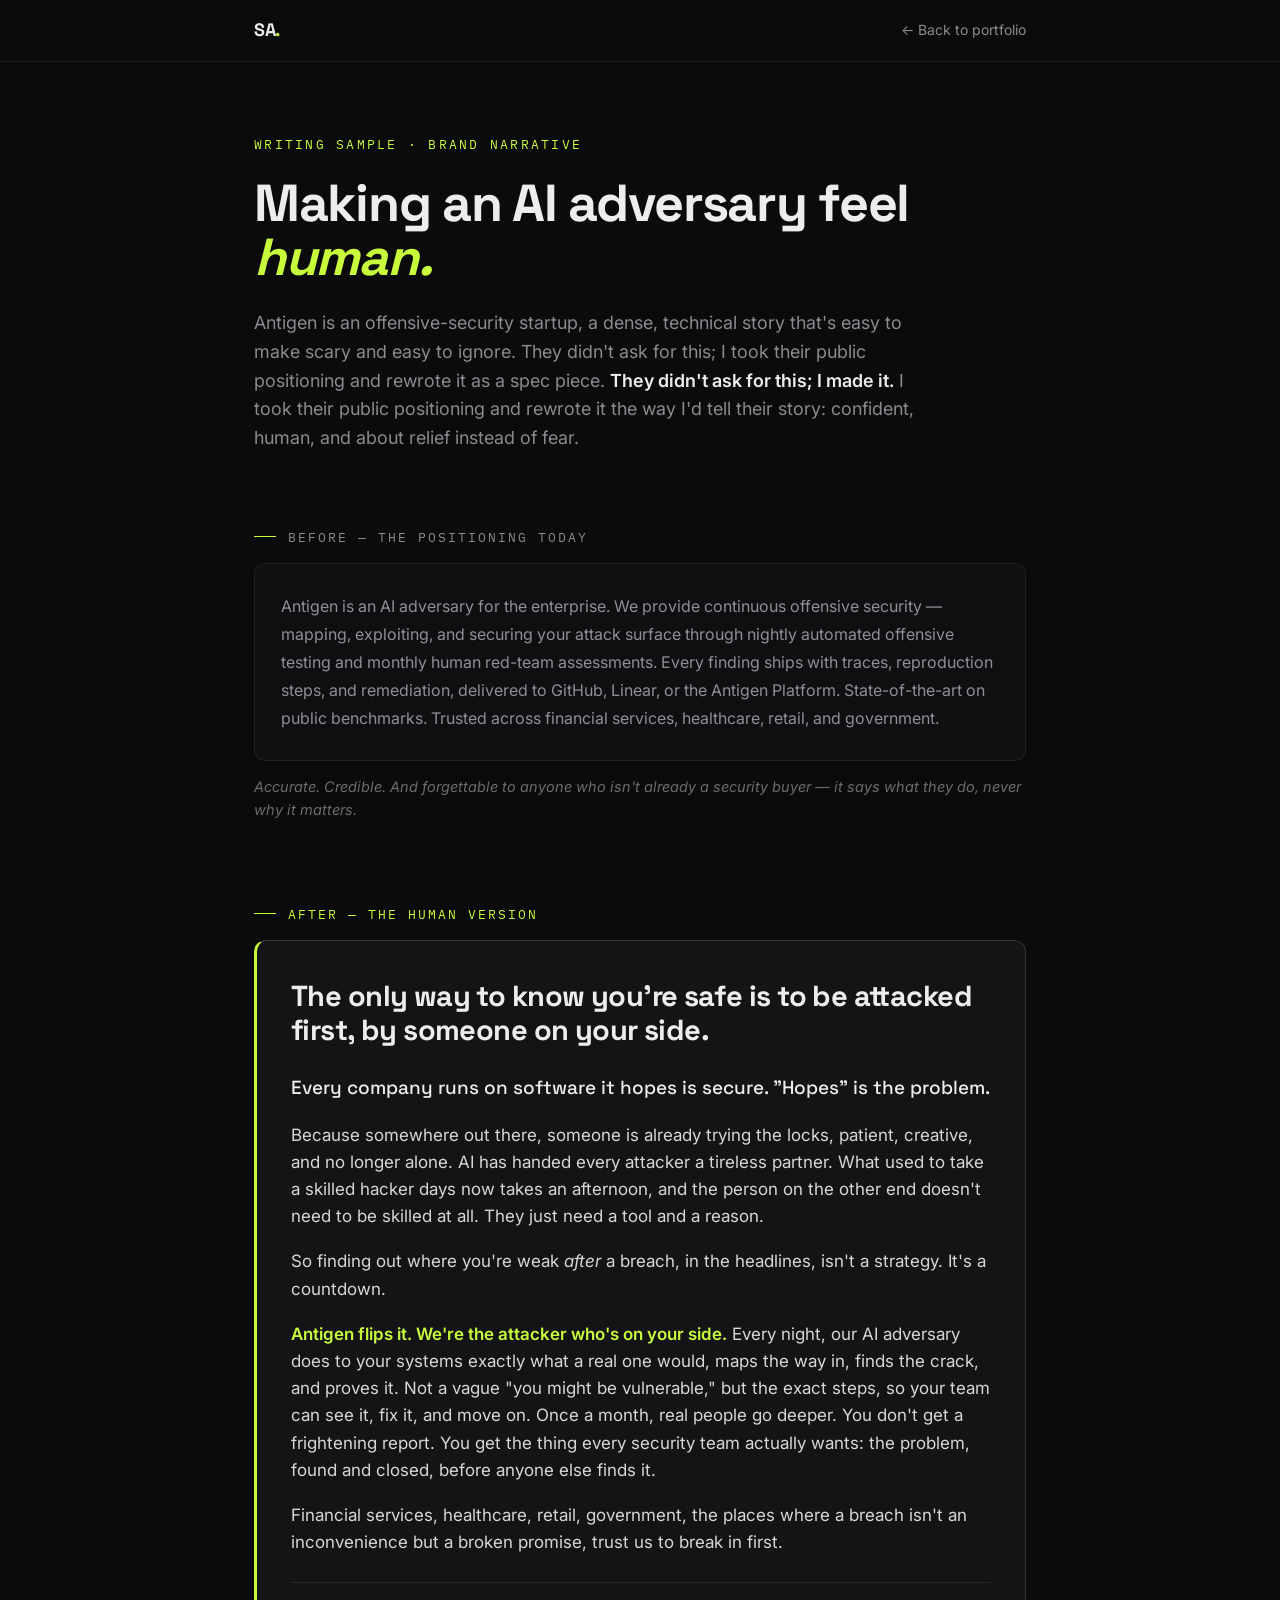
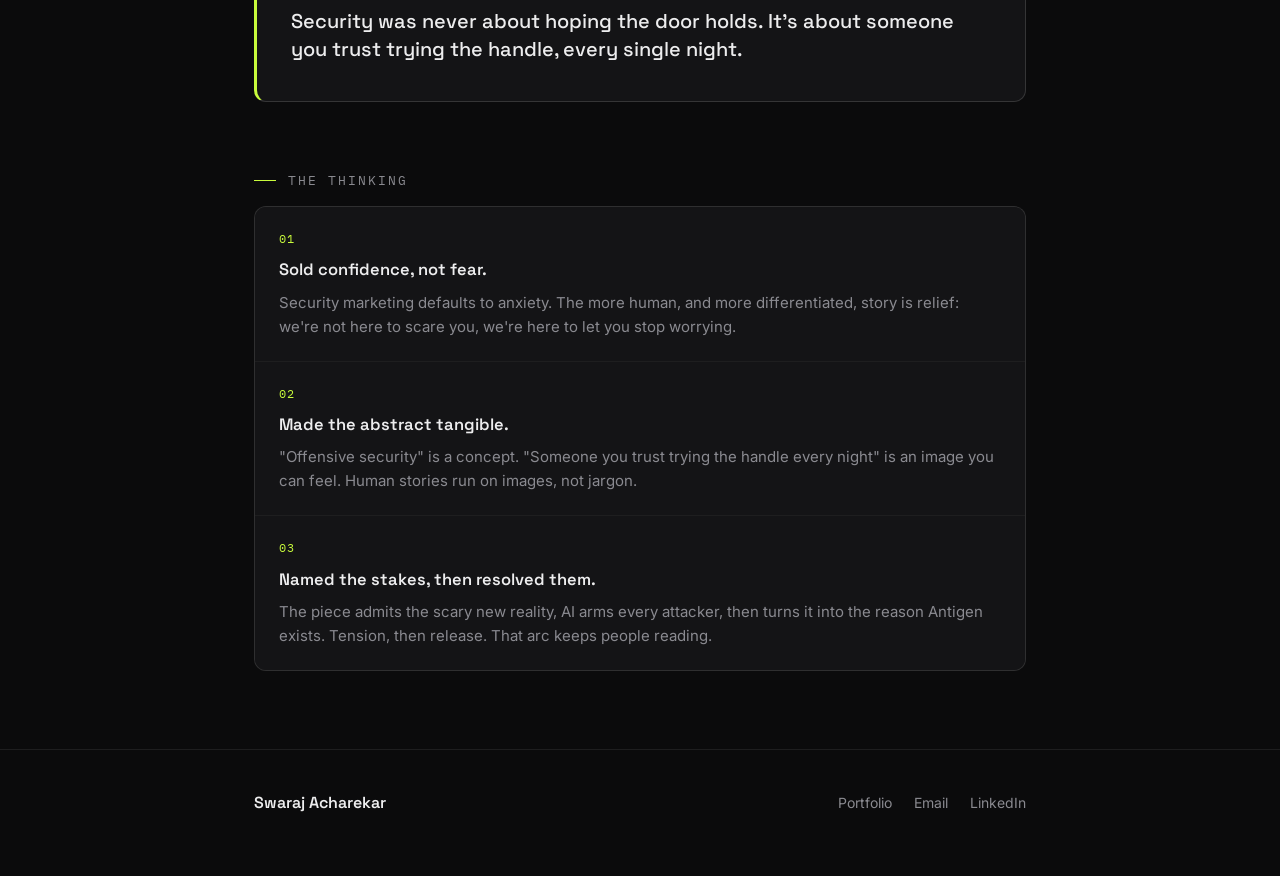
<file: antigen.html>
<!DOCTYPE html>
<html lang="en">
<head>
<meta charset="UTF-8" />
<meta name="viewport" content="width=device-width, initial-scale=1.0" />
<title>Swaraj Acharekar — Antigen: Making Security Human</title>
<meta name="description" content="A brand-narrative writing sample: rewriting an offensive-security startup's dense positioning into a human story." />
<link rel="preconnect" href="https://fonts.googleapis.com" />
<link rel="preconnect" href="https://fonts.gstatic.com" crossorigin />
<link href="https://fonts.googleapis.com/css2?family=Space+Grotesk:wght@400;500;600;700&family=Inter:wght@400;500;600&family=IBM+Plex+Mono:wght@400;500&display=swap" rel="stylesheet" />
<style>
  :root{
    --bg:#0b0b0c;
    --panel:#141416;
    --panel-2:#0f0f11;
    --line:rgba(255,255,255,0.08);
    --line-strong:rgba(255,255,255,0.14);
    --ink:#ededee;
    --muted:#8a8a90;
    --muted-2:#6b6b70;
    --lime:#c8fb3c;
    --lime-dim:rgba(200,251,60,0.12);
    --lime-line:rgba(200,251,60,0.35);
  }
  *{box-sizing:border-box;}
  html{scroll-behavior:smooth;}
  body{
    margin:0;background:var(--bg);color:var(--ink);
    font-family:'Inter',system-ui,-apple-system,sans-serif;
    font-size:17px;line-height:1.6;-webkit-font-smoothing:antialiased;
  }
  a{color:inherit;}
  .wrap{max-width:820px;margin:0 auto;padding:0 24px;}

  .topbar{position:sticky;top:0;z-index:10;background:rgba(11,11,12,0.82);backdrop-filter:blur(10px);border-bottom:1px solid var(--line);}
  .topbar-inner{max-width:820px;margin:0 auto;padding:16px 24px;display:flex;align-items:center;justify-content:space-between;}
  .mark{font-family:'Space Grotesk',sans-serif;font-weight:700;letter-spacing:-0.02em;font-size:18px;text-decoration:none;}
  .mark span{color:var(--lime);}
  .back{font-size:14px;color:var(--muted);text-decoration:none;transition:color .2s ease;}
  .back:hover{color:var(--lime);}

  .hero{padding:72px 0 40px;}
  .eyebrow{font-family:'IBM Plex Mono',monospace;font-size:12.5px;letter-spacing:0.18em;text-transform:uppercase;color:var(--lime);margin-bottom:22px;}
  h1{font-family:'Space Grotesk',sans-serif;font-weight:700;letter-spacing:-0.025em;line-height:1.05;font-size:clamp(34px,6vw,52px);margin:0 0 24px;}
  h1 em{font-style:italic;color:var(--lime);}
  .lede{font-size:18px;color:var(--muted);max-width:680px;margin:0;}
  .lede strong{color:var(--ink);font-weight:600;}

  section{padding:34px 0;}
  .label{font-family:'IBM Plex Mono',monospace;font-size:12.5px;letter-spacing:0.16em;text-transform:uppercase;color:var(--muted);margin-bottom:16px;display:flex;align-items:center;gap:12px;}
  .label::before{content:"";width:22px;height:1px;background:var(--lime);flex:none;}
  .label.after-label{color:var(--lime);}

  /* BEFORE — flat positioning block */
  .positioning{
    background:var(--panel-2);
    border:1px solid var(--line);
    border-radius:12px;
    padding:28px 26px;
  }
  .positioning p{margin:0;color:#8f8f95;font-size:16px;line-height:1.75;}
  .caption{
    margin-top:14px;font-size:14.5px;color:var(--muted-2);
    font-style:italic;line-height:1.6;
  }

  /* AFTER — human narrative */
  .narrative{
    background:var(--panel);
    border:1px solid var(--line-strong);
    border-left:3px solid var(--lime);
    border-radius:12px;
    padding:38px 34px;
  }
  .narrative .head{
    font-family:'Space Grotesk',sans-serif;font-weight:700;
    letter-spacing:-0.02em;line-height:1.18;
    font-size:clamp(23px,3.4vw,29px);color:var(--ink);
    margin:0 0 26px;
  }
  .narrative p{margin:0 0 18px;color:#d7d7d9;}
  .narrative p.lead-line{
    font-family:'Space Grotesk',sans-serif;font-weight:500;
    font-size:19px;color:var(--ink);
  }
  .narrative .flip{color:var(--lime);font-weight:600;}
  .narrative .close-line{
    font-family:'Space Grotesk',sans-serif;font-weight:500;
    font-size:20px;color:var(--ink);line-height:1.4;
    margin:26px 0 0;padding-top:24px;border-top:1px solid var(--line);
  }

  /* Thinking */
  .thinking-grid{display:grid;gap:1px;background:var(--line);border:1px solid var(--line);border-radius:12px;overflow:hidden;}
  .think{background:var(--panel);padding:22px 24px;}
  .think .n{font-family:'IBM Plex Mono',monospace;font-size:12px;color:var(--lime);letter-spacing:0.1em;margin-bottom:9px;}
  .think h4{font-family:'Space Grotesk',sans-serif;font-weight:600;font-size:16.5px;margin:0 0 7px;}
  .think p{margin:0;color:var(--muted);font-size:15px;}

  footer{border-top:1px solid var(--line);margin-top:44px;padding:40px 0 60px;}
  .foot-inner{display:flex;flex-wrap:wrap;gap:18px;justify-content:space-between;align-items:center;}
  .foot-name{font-family:'Space Grotesk',sans-serif;font-weight:600;font-size:16px;}
  .foot-links{display:flex;gap:22px;flex-wrap:wrap;}
  .foot-links a{font-size:14px;color:var(--muted);text-decoration:none;transition:color .2s ease;}
  .foot-links a:hover{color:var(--lime);}

  .reveal{opacity:0;transform:translateY(14px);transition:opacity .6s ease,transform .6s ease;}
  .reveal.in{opacity:1;transform:none;}
  @media (prefers-reduced-motion:reduce){.reveal{opacity:1;transform:none;transition:none;}html{scroll-behavior:auto;}}
  @media (max-width:560px){body{font-size:16px;}.narrative{padding:28px 20px;}.positioning{padding:22px 18px;}}
</style>
</head>
<body>

  <div class="topbar">
    <div class="topbar-inner">
      <a class="mark" href="./#hero">SA<span>.</span></a>
      <a class="back" href="./#work">&larr; Back to portfolio</a>
    </div>
  </div>

  <main class="wrap">

    <header class="hero reveal">
      <div class="eyebrow">Writing Sample · Brand Narrative</div>
      <h1>Making an AI adversary feel <em>human.</em></h1>
      <p class="lede">Antigen is an offensive-security startup, a dense, technical story that's easy to make scary and easy to ignore. They didn't ask for this; I took their public positioning and rewrote it as a spec piece. <strong>They didn't ask for this; I made it.</strong> I took their public positioning and rewrote it the way I'd tell their story: confident, human, and about relief instead of fear.</p>
    </header>

    <section class="reveal">
      <div class="label">Before &mdash; the positioning today</div>
      <div class="positioning">
        <p>Antigen is an AI adversary for the enterprise. We provide continuous offensive security &mdash; mapping, exploiting, and securing your attack surface through nightly automated offensive testing and monthly human red-team assessments. Every finding ships with traces, reproduction steps, and remediation, delivered to GitHub, Linear, or the Antigen Platform. State-of-the-art on public benchmarks. Trusted across financial services, healthcare, retail, and government.</p>
      </div>
      <p class="caption">Accurate. Credible. And forgettable to anyone who isn't already a security buyer &mdash; it says what they do, never why it matters.</p>
    </section>

    <section class="reveal">
      <div class="label after-label">After &mdash; the human version</div>
      <article class="narrative">
        <p class="head">The only way to know you're safe is to be attacked first, by someone on your side.</p>
        <p class="lead-line">Every company runs on software it hopes is secure. "Hopes" is the problem.</p>
        <p>Because somewhere out there, someone is already trying the locks, patient, creative, and no longer alone. AI has handed every attacker a tireless partner. What used to take a skilled hacker days now takes an afternoon, and the person on the other end doesn't need to be skilled at all. They just need a tool and a reason.</p>
        <p>So finding out where you're weak <em>after</em> a breach, in the headlines, isn't a strategy. It's a countdown.</p>
        <p><span class="flip">Antigen flips it. We're the attacker who's on your side.</span> Every night, our AI adversary does to your systems exactly what a real one would, maps the way in, finds the crack, and proves it. Not a vague "you might be vulnerable," but the exact steps, so your team can see it, fix it, and move on. Once a month, real people go deeper. You don't get a frightening report. You get the thing every security team actually wants: the problem, found and closed, before anyone else finds it.</p>
        <p>Financial services, healthcare, retail, government, the places where a breach isn't an inconvenience but a broken promise, trust us to break in first.</p>
        <p class="close-line">Security was never about hoping the door holds. It's about someone you trust trying the handle, every single night.</p>
      </article>
    </section>

    <section class="reveal">
      <div class="label">The thinking</div>
      <div class="thinking-grid">
        <div class="think">
          <div class="n">01</div>
          <h4>Sold confidence, not fear.</h4>
          <p>Security marketing defaults to anxiety. The more human, and more differentiated, story is relief: we're not here to scare you, we're here to let you stop worrying.</p>
        </div>
        <div class="think">
          <div class="n">02</div>
          <h4>Made the abstract tangible.</h4>
          <p>"Offensive security" is a concept. "Someone you trust trying the handle every night" is an image you can feel. Human stories run on images, not jargon.</p>
        </div>
        <div class="think">
          <div class="n">03</div>
          <h4>Named the stakes, then resolved them.</h4>
          <p>The piece admits the scary new reality, AI arms every attacker, then turns it into the reason Antigen exists. Tension, then release. That arc keeps people reading.</p>
        </div>
      </div>
    </section>

  </main>

  <footer>
    <div class="wrap foot-inner">
      <div class="foot-name">Swaraj Acharekar</div>
      <div class="foot-links">
        <a href="./#hero">Portfolio</a>
        <a href="mailto:acharekarswaraj53@gmail.com">Email</a>
        <a href="https://www.linkedin.com/in/swaraj-acharekar-64b500201/" target="_blank" rel="noopener">LinkedIn</a>
      </div>
    </div>
  </footer>

  <script>
    (function(){
      var els = document.querySelectorAll('.reveal');
      if(!('IntersectionObserver' in window)){els.forEach(function(e){e.classList.add('in');});return;}
      var io = new IntersectionObserver(function(entries){
        entries.forEach(function(en){if(en.isIntersecting){en.target.classList.add('in');io.unobserve(en.target);}});
      },{threshold:0.12});
      els.forEach(function(e){io.observe(e);});
    })();
  </script>

</body>
</html>
</file>
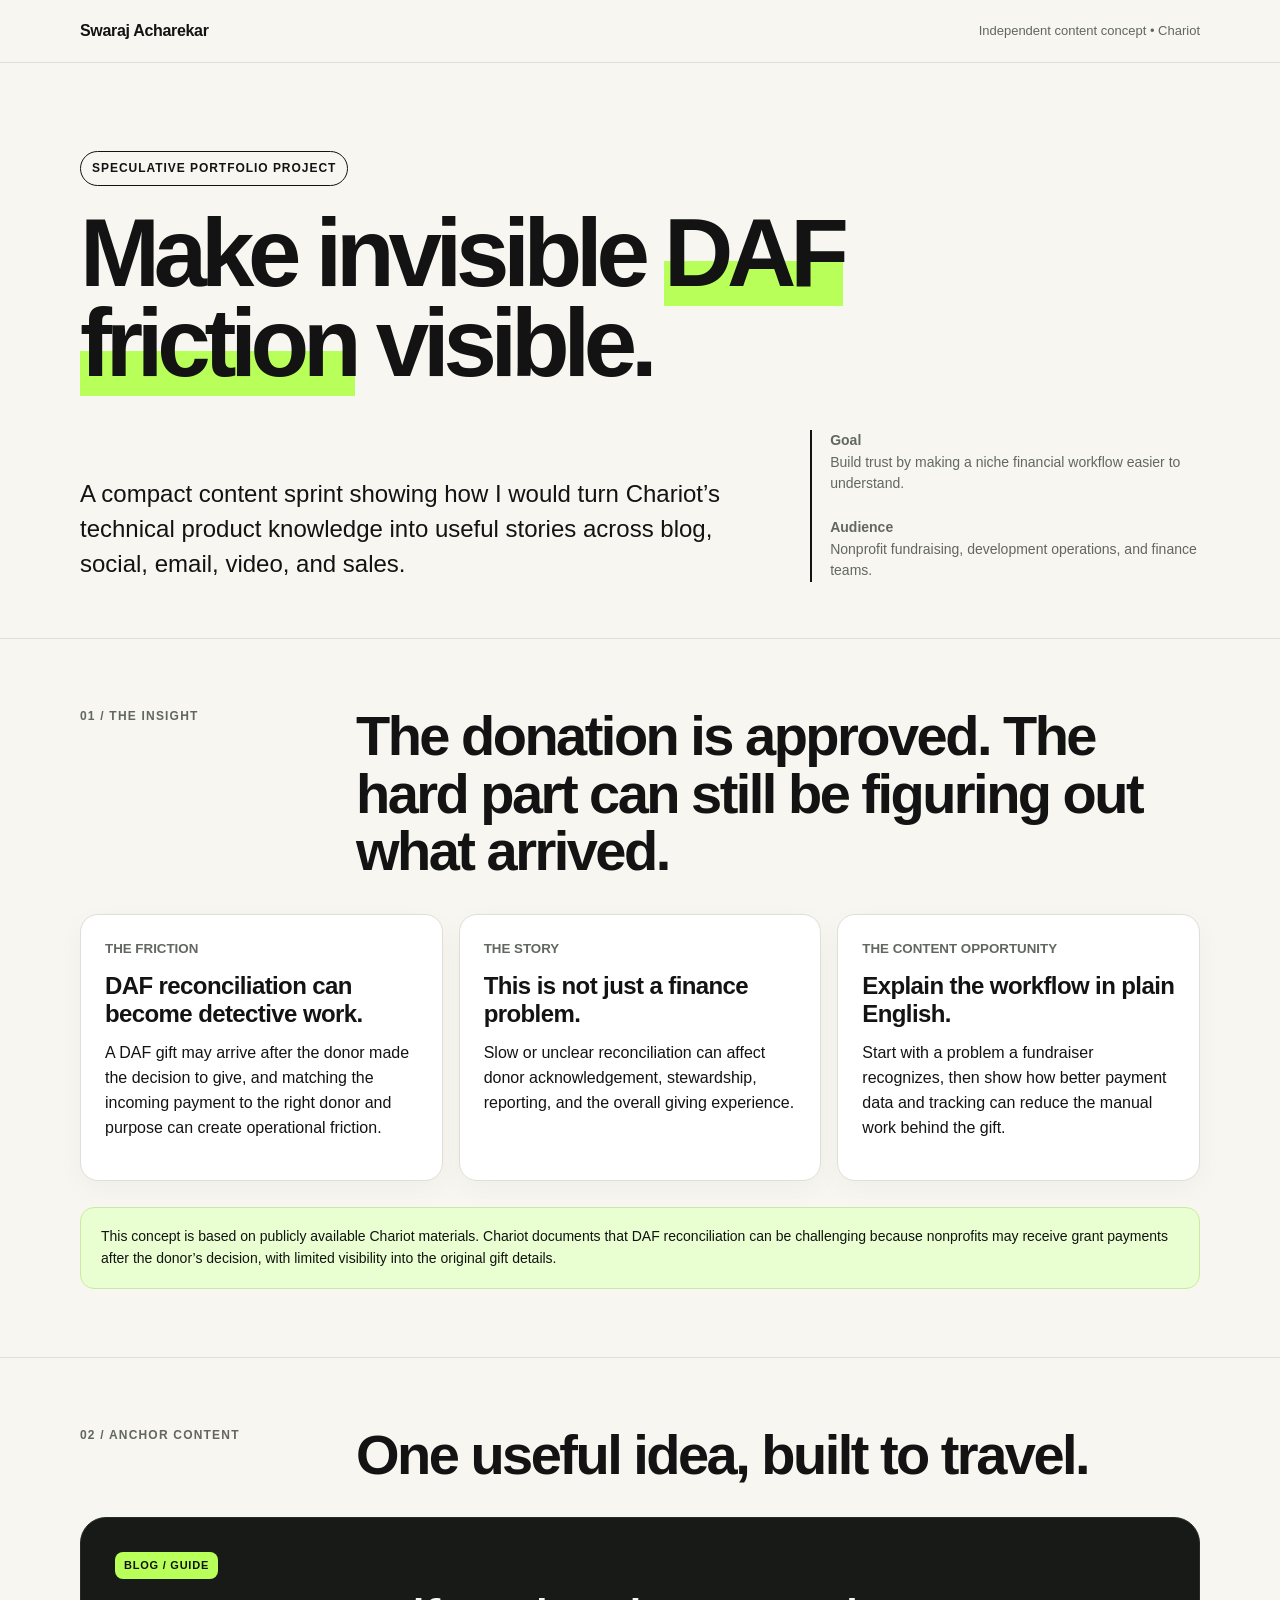
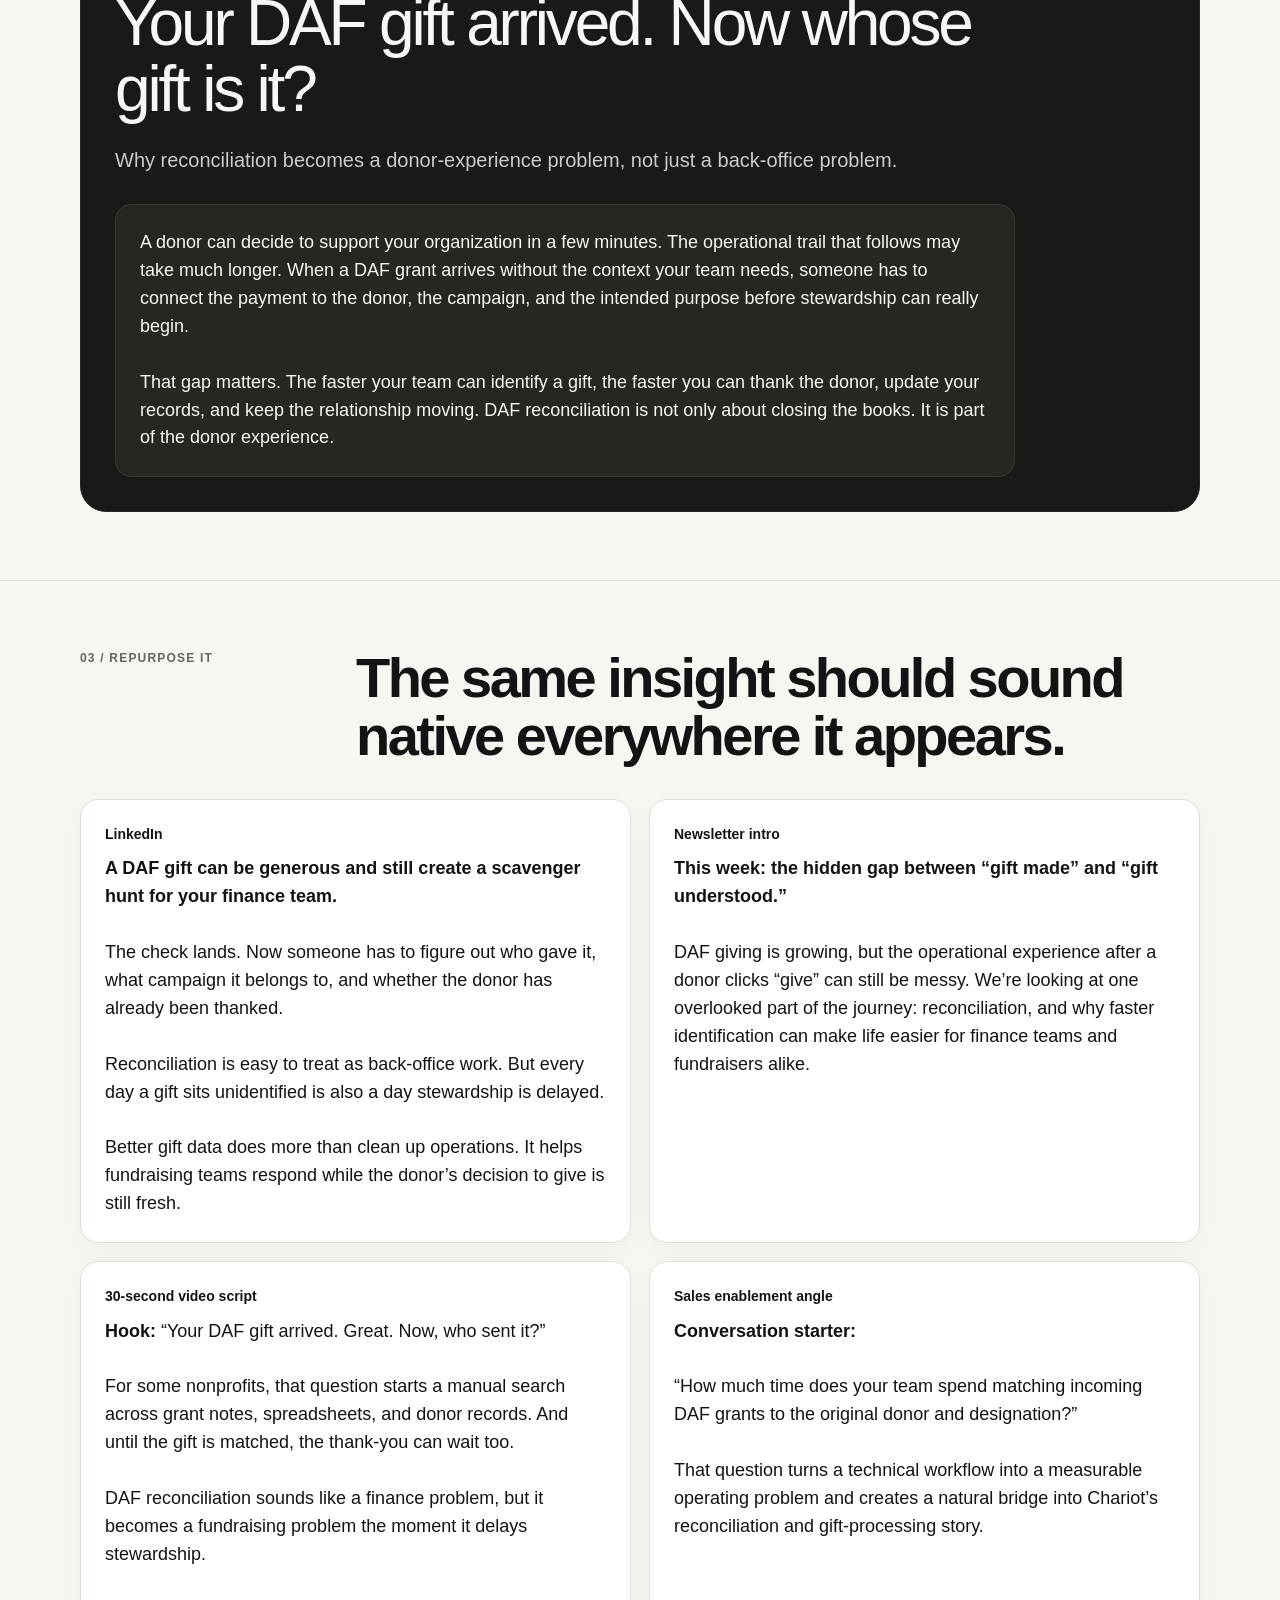
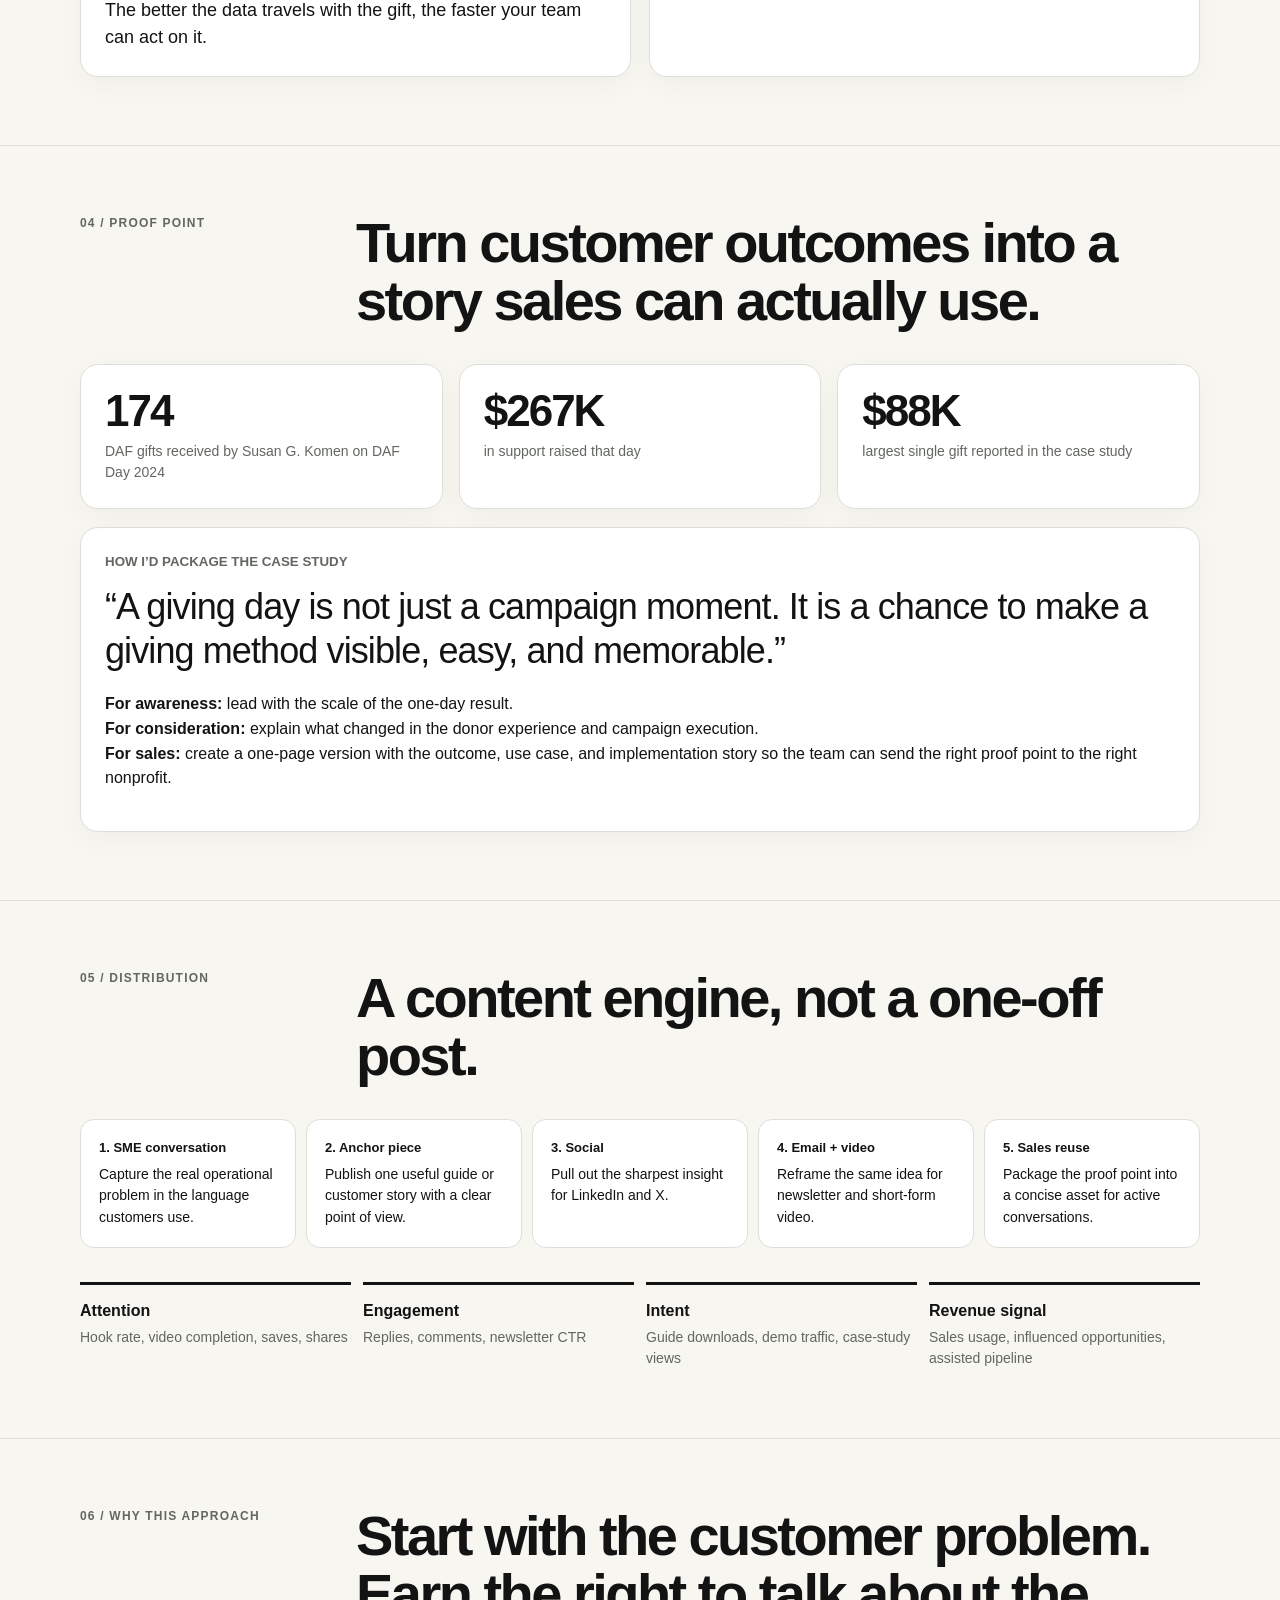
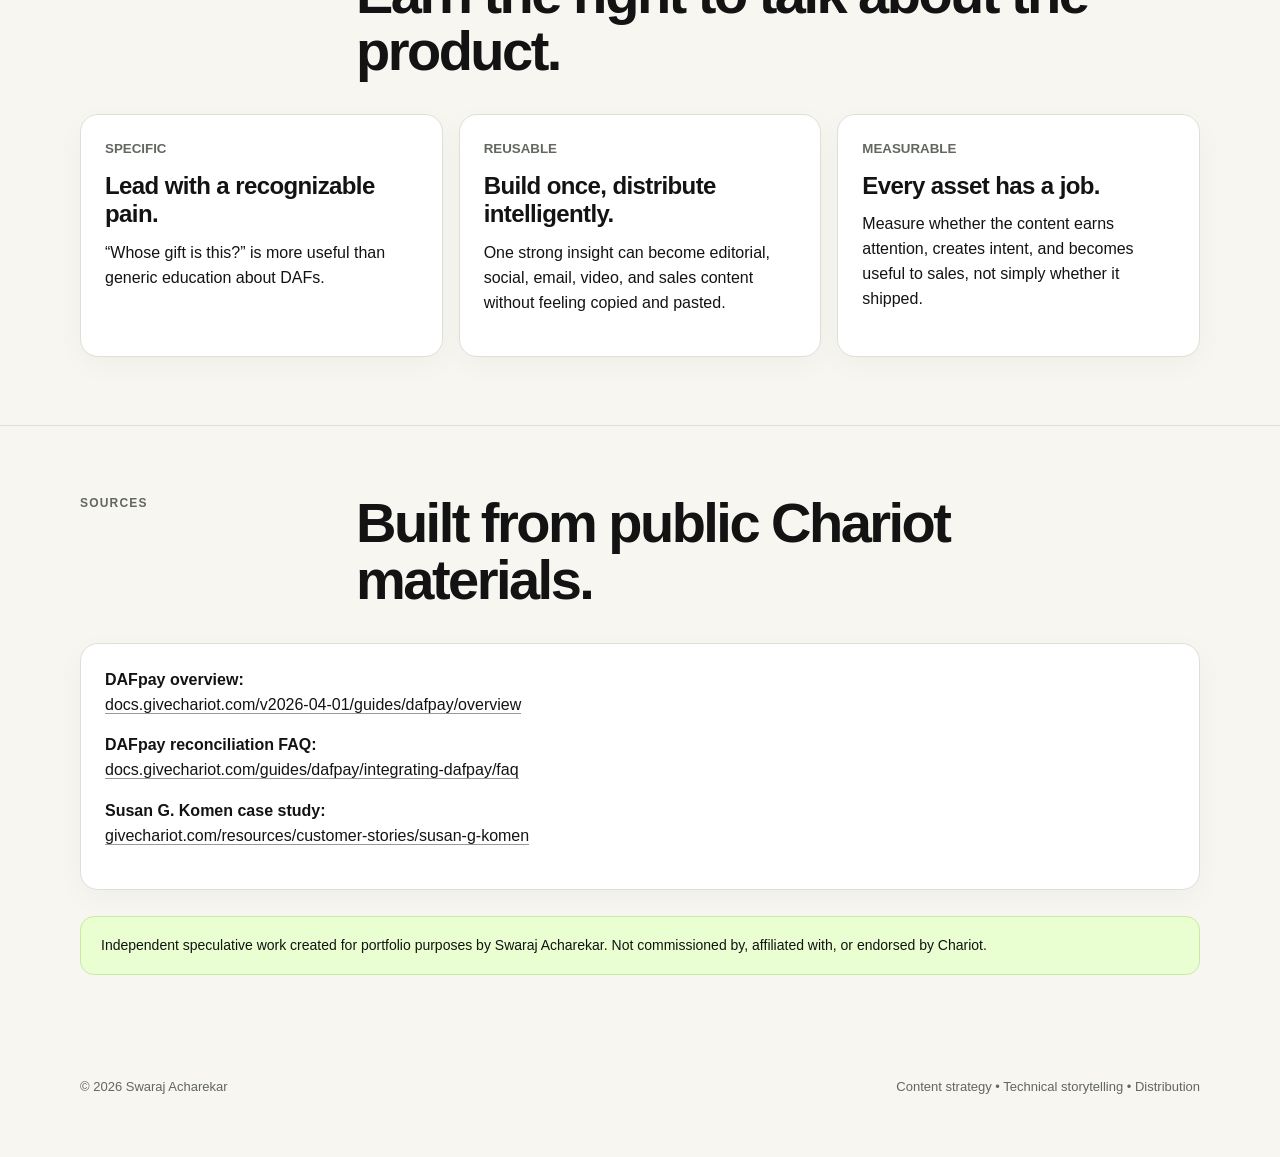
<file: chariot-content-sprint.html>
<!DOCTYPE html>
<html lang="en">
<head>
  <meta charset="UTF-8" />
  <meta name="viewport" content="width=device-width, initial-scale=1.0" />
  <meta name="description" content="Independent content marketing concept for Chariot by Swaraj Acharekar." />
  <title>Chariot Content Sprint | Swaraj Acharekar</title>
  <style>
    :root{
      --ink:#121312;
      --muted:#626760;
      --paper:#f7f6f1;
      --card:#ffffff;
      --line:#dedfd7;
      --accent:#b8ff5a;
      --accent-2:#e9ffd1;
      --dark:#171a16;
      --max:1120px;
    }
    *{box-sizing:border-box}
    html{scroll-behavior:smooth}
    body{
      margin:0;
      background:var(--paper);
      color:var(--ink);
      font-family: Inter, ui-sans-serif, -apple-system, BlinkMacSystemFont, "Segoe UI", Arial, sans-serif;
      line-height:1.55;
    }
    a{color:inherit}
    .wrap{width:min(var(--max), calc(100% - 40px)); margin:0 auto}
    .topbar{
      position:sticky; top:0; z-index:10;
      background:rgba(247,246,241,.92);
      backdrop-filter:blur(10px);
      border-bottom:1px solid var(--line);
    }
    .topbar .wrap{
      min-height:62px; display:flex; align-items:center; justify-content:space-between; gap:24px;
    }
    .brand{font-weight:800; letter-spacing:-.02em}
    .tag{font-size:13px; color:var(--muted)}
    .hero{padding:88px 0 56px}
    .eyebrow{
      display:inline-block; padding:7px 11px; border:1px solid var(--ink);
      border-radius:999px; font-size:12px; font-weight:800; letter-spacing:.08em; text-transform:uppercase;
      margin-bottom:22px;
    }
    h1{
      font-size:clamp(48px, 8vw, 96px);
      line-height:.94; letter-spacing:-.065em; margin:0; max-width:980px;
    }
    .lime{background:linear-gradient(transparent 58%, var(--accent) 58%)}
    .hero-copy{
      display:grid; grid-template-columns:1.4fr .8fr; gap:48px; align-items:end;
      margin-top:42px;
    }
    .hero-copy p{
      font-size:clamp(18px, 2vw, 24px); line-height:1.45; margin:0; max-width:760px;
    }
    .meta{
      border-left:2px solid var(--ink); padding-left:18px; font-size:14px; color:var(--muted);
    }
    section{padding:68px 0; border-top:1px solid var(--line)}
    .section-head{
      display:grid; grid-template-columns:240px 1fr; gap:36px; margin-bottom:34px;
    }
    .kicker{
      font-size:12px; font-weight:800; text-transform:uppercase; letter-spacing:.1em; color:var(--muted)
    }
    h2{
      font-size:clamp(32px, 5vw, 56px); letter-spacing:-.045em; line-height:1.03; margin:0;
      max-width:820px;
    }
    h3{font-size:24px; line-height:1.2; letter-spacing:-.025em; margin:0 0 12px}
    p{margin:0 0 16px}
    .grid-3{display:grid; grid-template-columns:repeat(3, 1fr); gap:16px}
    .grid-2{display:grid; grid-template-columns:repeat(2, 1fr); gap:18px}
    .card{
      background:var(--card); border:1px solid var(--line); border-radius:18px; padding:24px;
      box-shadow:0 8px 28px rgba(0,0,0,.035);
    }
    .card small{display:block; color:var(--muted); font-weight:700; margin-bottom:12px}
    .stat{font-size:44px; font-weight:850; letter-spacing:-.045em; line-height:1}
    .stat-label{margin-top:8px; color:var(--muted); font-size:14px}
    .dark{
      background:var(--dark); color:#f7f8f4; border-radius:26px; padding:34px; border:1px solid #262b25;
    }
    .article-title{
      font-size:clamp(36px,5vw,64px); line-height:1.03; letter-spacing:-.05em; margin:12px 0 22px;
      max-width:930px;
    }
    .deck{font-size:20px; color:#c8cec5; max-width:800px; margin-bottom:28px}
    .opening{
      background:#232821; border:1px solid #343b31; border-radius:16px; padding:24px; max-width:900px;
      font-size:18px;
    }
    .label{
      display:inline-block; background:var(--accent); color:#111; padding:5px 9px; border-radius:8px;
      font-size:11px; font-weight:900; letter-spacing:.07em; text-transform:uppercase;
    }
    .platform{font-weight:850; font-size:14px; margin-bottom:10px}
    .post{font-size:18px; line-height:1.55}
    .post strong{font-weight:850}
    .quote{
      font-size:clamp(24px,3vw,36px); line-height:1.24; letter-spacing:-.025em; margin:0;
    }
    .flow{
      display:grid; grid-template-columns:repeat(5,1fr); gap:10px; align-items:stretch;
    }
    .flow .step{
      background:var(--card); border:1px solid var(--line); border-radius:14px; padding:18px;
      font-size:14px;
    }
    .step b{display:block; font-size:13px; margin-bottom:6px}
    .metrics{display:grid; grid-template-columns:repeat(4,1fr); gap:12px}
    .metric{
      border-top:3px solid var(--ink); padding-top:14px; font-size:14px; color:var(--muted)
    }
    .metric b{display:block; color:var(--ink); font-size:16px; margin-bottom:3px}
    .note{
      margin-top:26px; padding:18px 20px; border-radius:14px; background:var(--accent-2);
      border:1px solid #caeaa3; font-size:14px;
    }
    .sources a{
      text-decoration:none; border-bottom:1px solid #999; word-break:break-word;
    }
    footer{padding:34px 0 60px; color:var(--muted); font-size:13px}
    .footerline{display:flex; justify-content:space-between; gap:20px; flex-wrap:wrap}
    @media (max-width:820px){
      .hero{padding-top:64px}
      .hero-copy,.section-head{grid-template-columns:1fr}
      .grid-3,.grid-2,.metrics{grid-template-columns:1fr}
      .flow{grid-template-columns:1fr}
      .meta{border-left:0; border-top:2px solid var(--ink); padding:14px 0 0}
    }
    @media print{
      .topbar{position:static}
      body{background:#fff}
      section{break-inside:avoid}
      .card,.dark{box-shadow:none}
    }
  </style>
</head>
<body>
  <header class="topbar">
    <div class="wrap">
      <div class="brand">Swaraj Acharekar</div>
      <div class="tag">Independent content concept • Chariot</div>
    </div>
  </header>

  <main>
    <section class="hero" style="border-top:0">
      <div class="wrap">
        <div class="eyebrow">Speculative portfolio project</div>
        <h1>Make invisible <span class="lime">DAF friction</span> visible.</h1>

        <div class="hero-copy">
          <p>
            A compact content sprint showing how I would turn Chariot’s technical product
            knowledge into useful stories across blog, social, email, video, and sales.
          </p>
          <div class="meta">
            <strong>Goal</strong><br>
            Build trust by making a niche financial workflow easier to understand.<br><br>
            <strong>Audience</strong><br>
            Nonprofit fundraising, development operations, and finance teams.
          </div>
        </div>
      </div>
    </section>

    <section>
      <div class="wrap">
        <div class="section-head">
          <div class="kicker">01 / The insight</div>
          <h2>The donation is approved. The hard part can still be figuring out what arrived.</h2>
        </div>

        <div class="grid-3">
          <div class="card">
            <small>THE FRICTION</small>
            <h3>DAF reconciliation can become detective work.</h3>
            <p>
              A DAF gift may arrive after the donor made the decision to give, and matching the
              incoming payment to the right donor and purpose can create operational friction.
            </p>
          </div>
          <div class="card">
            <small>THE STORY</small>
            <h3>This is not just a finance problem.</h3>
            <p>
              Slow or unclear reconciliation can affect donor acknowledgement, stewardship,
              reporting, and the overall giving experience.
            </p>
          </div>
          <div class="card">
            <small>THE CONTENT OPPORTUNITY</small>
            <h3>Explain the workflow in plain English.</h3>
            <p>
              Start with a problem a fundraiser recognizes, then show how better payment data
              and tracking can reduce the manual work behind the gift.
            </p>
          </div>
        </div>

        <div class="note">
          This concept is based on publicly available Chariot materials. Chariot documents that
          DAF reconciliation can be challenging because nonprofits may receive grant payments
          after the donor’s decision, with limited visibility into the original gift details.
        </div>
      </div>
    </section>

    <section>
      <div class="wrap">
        <div class="section-head">
          <div class="kicker">02 / Anchor content</div>
          <h2>One useful idea, built to travel.</h2>
        </div>

        <div class="dark">
          <span class="label">Blog / Guide</span>
          <div class="article-title">Your DAF gift arrived. Now whose gift is it?</div>
          <div class="deck">
            Why reconciliation becomes a donor-experience problem, not just a back-office problem.
          </div>

          <div class="opening">
            A donor can decide to support your organization in a few minutes. The operational
            trail that follows may take much longer. When a DAF grant arrives without the context
            your team needs, someone has to connect the payment to the donor, the campaign, and
            the intended purpose before stewardship can really begin.<br><br>
            That gap matters. The faster your team can identify a gift, the faster you can thank
            the donor, update your records, and keep the relationship moving. DAF reconciliation
            is not only about closing the books. It is part of the donor experience.
          </div>
        </div>
      </div>
    </section>

    <section>
      <div class="wrap">
        <div class="section-head">
          <div class="kicker">03 / Repurpose it</div>
          <h2>The same insight should sound native everywhere it appears.</h2>
        </div>

        <div class="grid-2">
          <article class="card">
            <div class="platform">LinkedIn</div>
            <div class="post">
              <strong>A DAF gift can be generous and still create a scavenger hunt for your finance team.</strong><br><br>
              The check lands. Now someone has to figure out who gave it, what campaign it belongs
              to, and whether the donor has already been thanked.<br><br>
              Reconciliation is easy to treat as back-office work. But every day a gift sits
              unidentified is also a day stewardship is delayed.<br><br>
              Better gift data does more than clean up operations. It helps fundraising teams
              respond while the donor’s decision to give is still fresh.
            </div>
          </article>

          <article class="card">
            <div class="platform">Newsletter intro</div>
            <div class="post">
              <strong>This week: the hidden gap between “gift made” and “gift understood.”</strong><br><br>
              DAF giving is growing, but the operational experience after a donor clicks “give”
              can still be messy. We’re looking at one overlooked part of the journey:
              reconciliation, and why faster identification can make life easier for finance
              teams and fundraisers alike.
            </div>
          </article>

          <article class="card">
            <div class="platform">30-second video script</div>
            <div class="post">
              <strong>Hook:</strong> “Your DAF gift arrived. Great. Now, who sent it?”<br><br>
              For some nonprofits, that question starts a manual search across grant notes,
              spreadsheets, and donor records. And until the gift is matched, the thank-you can
              wait too.<br><br>
              DAF reconciliation sounds like a finance problem, but it becomes a fundraising
              problem the moment it delays stewardship.<br><br>
              The better the data travels with the gift, the faster your team can act on it.
            </div>
          </article>

          <article class="card">
            <div class="platform">Sales enablement angle</div>
            <div class="post">
              <strong>Conversation starter:</strong><br><br>
              “How much time does your team spend matching incoming DAF grants to the original
              donor and designation?”<br><br>
              That question turns a technical workflow into a measurable operating problem and
              creates a natural bridge into Chariot’s reconciliation and gift-processing story.
            </div>
          </article>
        </div>
      </div>
    </section>

    <section>
      <div class="wrap">
        <div class="section-head">
          <div class="kicker">04 / Proof point</div>
          <h2>Turn customer outcomes into a story sales can actually use.</h2>
        </div>

        <div class="grid-3">
          <div class="card">
            <div class="stat">174</div>
            <div class="stat-label">DAF gifts received by Susan G. Komen on DAF Day 2024</div>
          </div>
          <div class="card">
            <div class="stat">$267K</div>
            <div class="stat-label">in support raised that day</div>
          </div>
          <div class="card">
            <div class="stat">$88K</div>
            <div class="stat-label">largest single gift reported in the case study</div>
          </div>
        </div>

        <div style="height:18px"></div>

        <div class="card">
          <small>HOW I’D PACKAGE THE CASE STUDY</small>
          <p class="quote">
            “A giving day is not just a campaign moment. It is a chance to make a giving method
            visible, easy, and memorable.”
          </p>
          <p style="margin-top:18px">
            <strong>For awareness:</strong> lead with the scale of the one-day result.<br>
            <strong>For consideration:</strong> explain what changed in the donor experience and campaign execution.<br>
            <strong>For sales:</strong> create a one-page version with the outcome, use case, and implementation story so the team can send the right proof point to the right nonprofit.
          </p>
        </div>
      </div>
    </section>

    <section>
      <div class="wrap">
        <div class="section-head">
          <div class="kicker">05 / Distribution</div>
          <h2>A content engine, not a one-off post.</h2>
        </div>

        <div class="flow">
          <div class="step"><b>1. SME conversation</b>Capture the real operational problem in the language customers use.</div>
          <div class="step"><b>2. Anchor piece</b>Publish one useful guide or customer story with a clear point of view.</div>
          <div class="step"><b>3. Social</b>Pull out the sharpest insight for LinkedIn and X.</div>
          <div class="step"><b>4. Email + video</b>Reframe the same idea for newsletter and short-form video.</div>
          <div class="step"><b>5. Sales reuse</b>Package the proof point into a concise asset for active conversations.</div>
        </div>

        <div style="height:34px"></div>

        <div class="metrics">
          <div class="metric"><b>Attention</b>Hook rate, video completion, saves, shares</div>
          <div class="metric"><b>Engagement</b>Replies, comments, newsletter CTR</div>
          <div class="metric"><b>Intent</b>Guide downloads, demo traffic, case-study views</div>
          <div class="metric"><b>Revenue signal</b>Sales usage, influenced opportunities, assisted pipeline</div>
        </div>
      </div>
    </section>

    <section>
      <div class="wrap">
        <div class="section-head">
          <div class="kicker">06 / Why this approach</div>
          <h2>Start with the customer problem. Earn the right to talk about the product.</h2>
        </div>

        <div class="grid-3">
          <div class="card">
            <small>SPECIFIC</small>
            <h3>Lead with a recognizable pain.</h3>
            <p>“Whose gift is this?” is more useful than generic education about DAFs.</p>
          </div>
          <div class="card">
            <small>REUSABLE</small>
            <h3>Build once, distribute intelligently.</h3>
            <p>One strong insight can become editorial, social, email, video, and sales content without feeling copied and pasted.</p>
          </div>
          <div class="card">
            <small>MEASURABLE</small>
            <h3>Every asset has a job.</h3>
            <p>Measure whether the content earns attention, creates intent, and becomes useful to sales, not simply whether it shipped.</p>
          </div>
        </div>
      </div>
    </section>

    <section class="sources">
      <div class="wrap">
        <div class="section-head">
          <div class="kicker">Sources</div>
          <h2>Built from public Chariot materials.</h2>
        </div>
        <div class="card">
          <p><strong>DAFpay overview:</strong><br>
            <a href="https://docs.givechariot.com/v2026-04-01/guides/dafpay/overview" target="_blank" rel="noopener">docs.givechariot.com/v2026-04-01/guides/dafpay/overview</a>
          </p>
          <p><strong>DAFpay reconciliation FAQ:</strong><br>
            <a href="https://docs.givechariot.com/guides/dafpay/integrating-dafpay/faq" target="_blank" rel="noopener">docs.givechariot.com/guides/dafpay/integrating-dafpay/faq</a>
          </p>
          <p><strong>Susan G. Komen case study:</strong><br>
            <a href="https://www.givechariot.com/resources/customer-stories/susan-g-komen" target="_blank" rel="noopener">givechariot.com/resources/customer-stories/susan-g-komen</a>
          </p>
        </div>
        <div class="note">
          Independent speculative work created for portfolio purposes by Swaraj Acharekar.
          Not commissioned by, affiliated with, or endorsed by Chariot.
        </div>
      </div>
    </section>
  </main>

  <footer>
    <div class="wrap footerline">
      <span>© 2026 Swaraj Acharekar</span>
      <span>Content strategy • Technical storytelling • Distribution</span>
    </div>
  </footer>
</body>
</html>
</file>
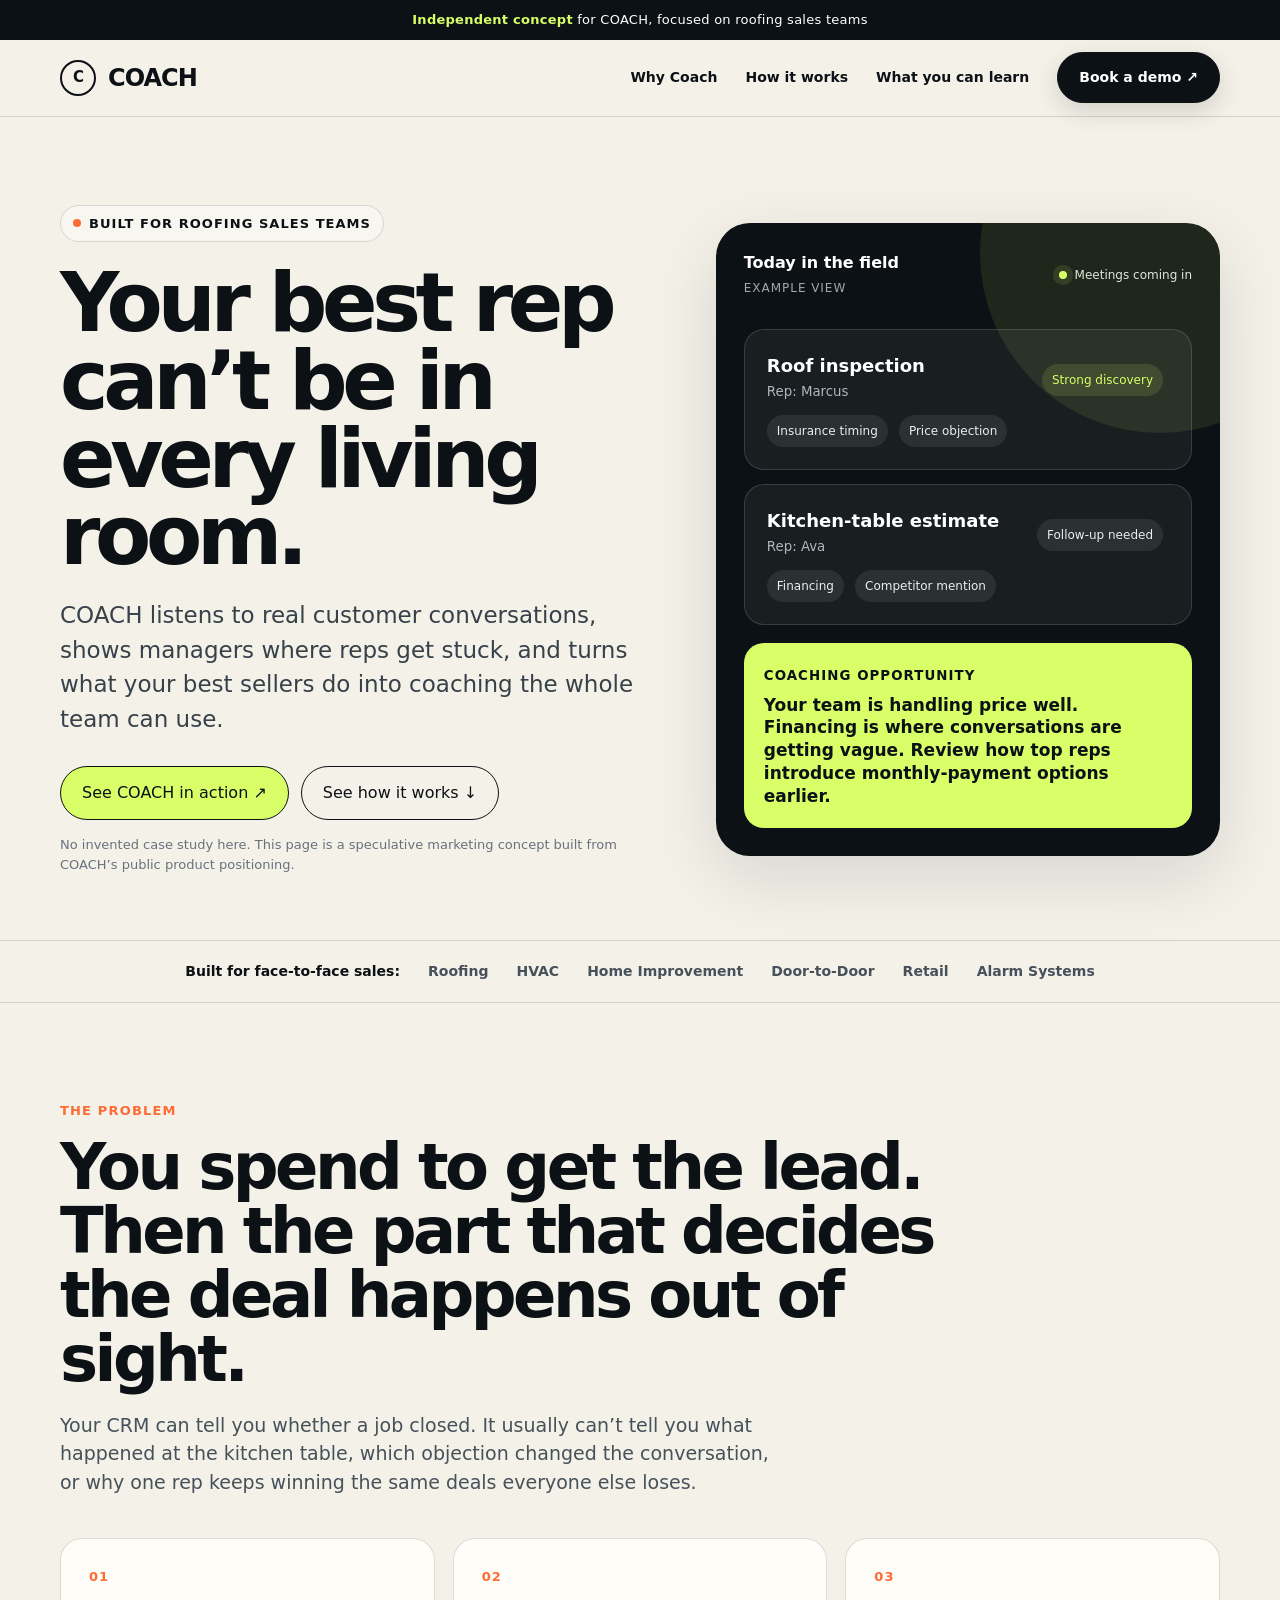
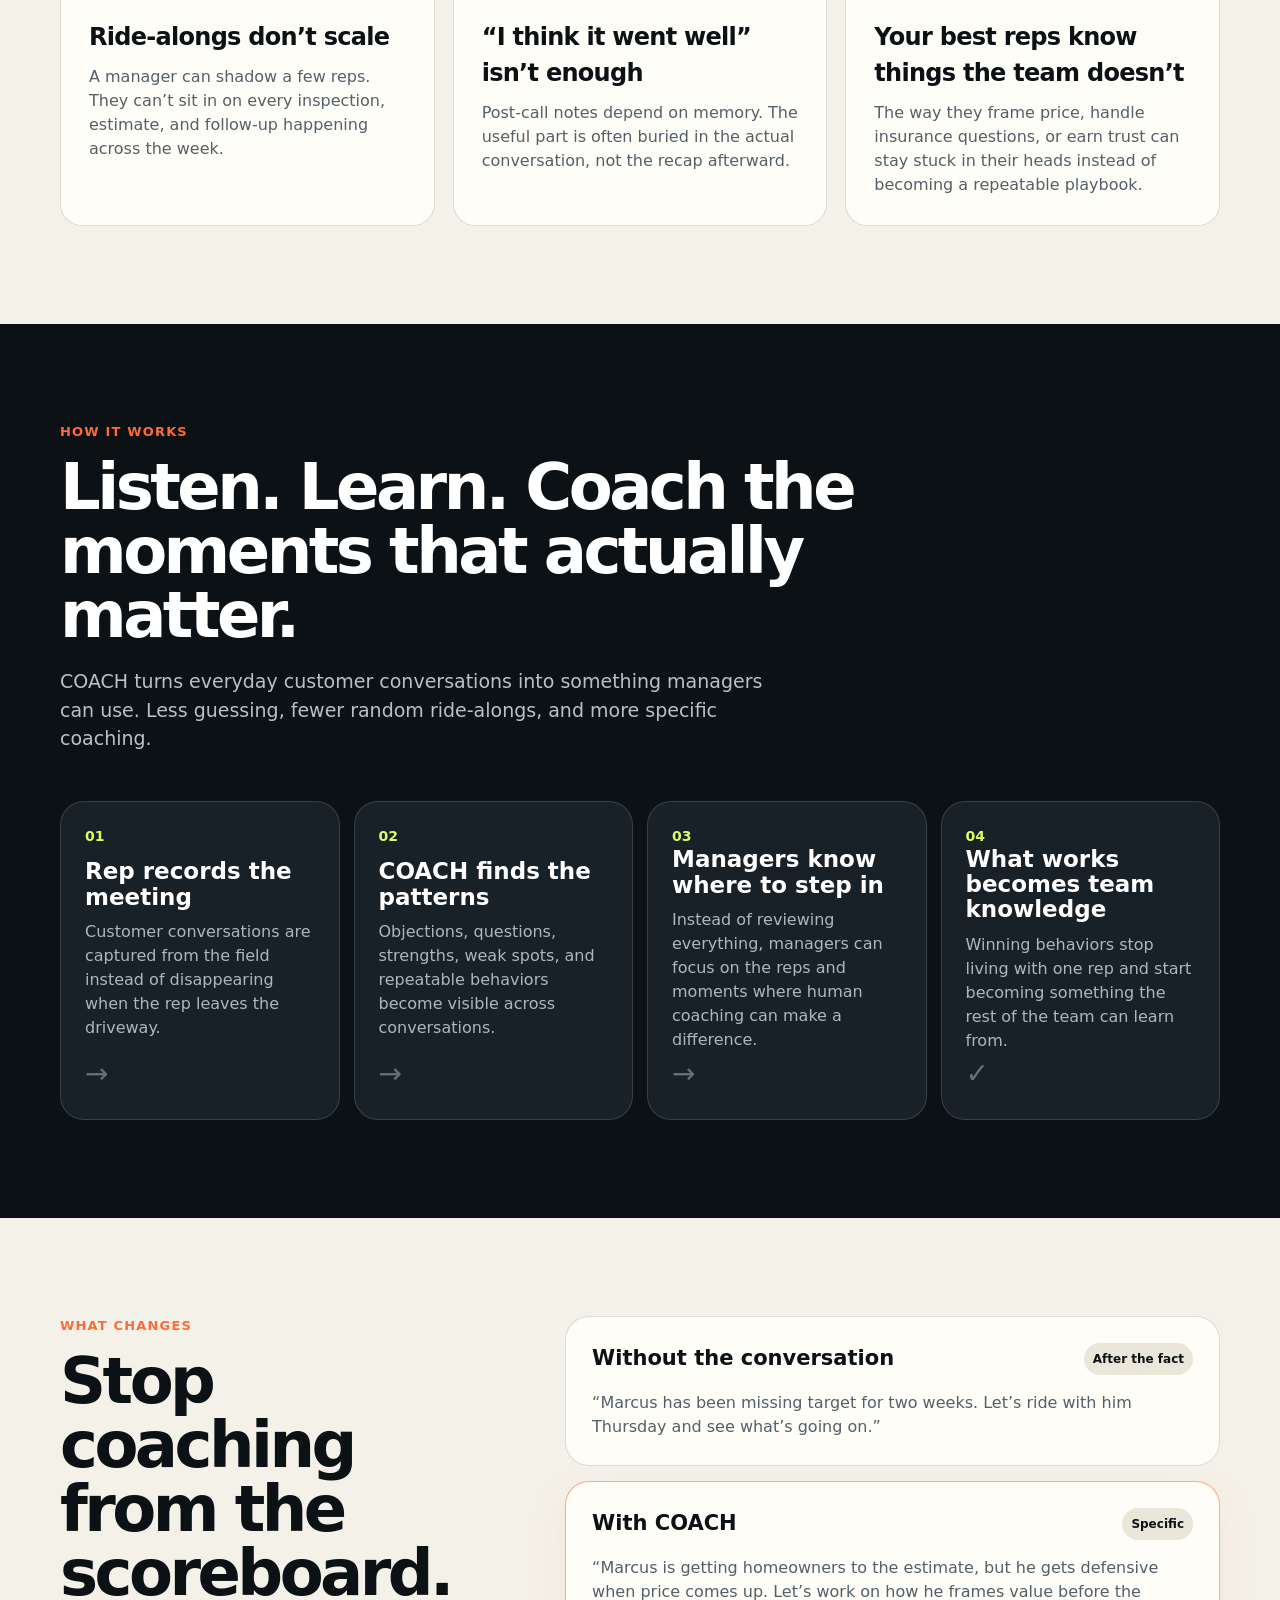
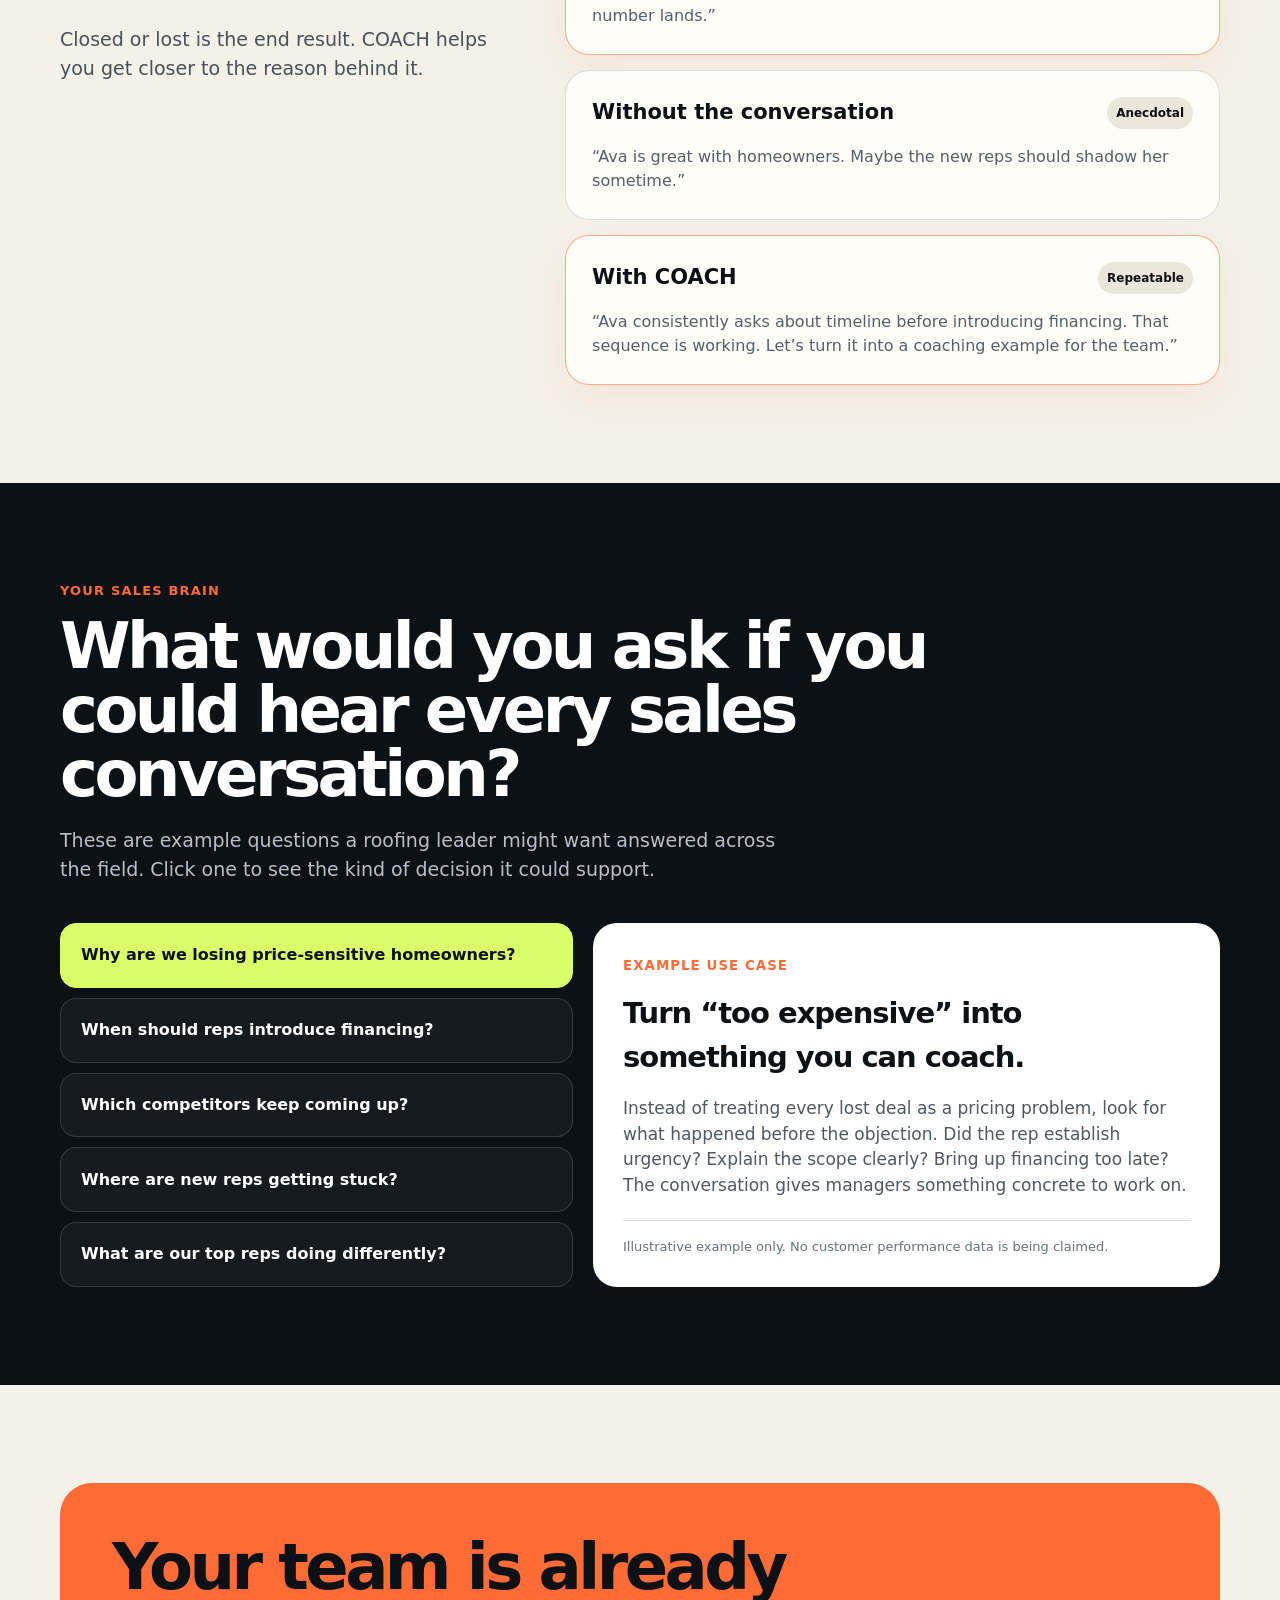
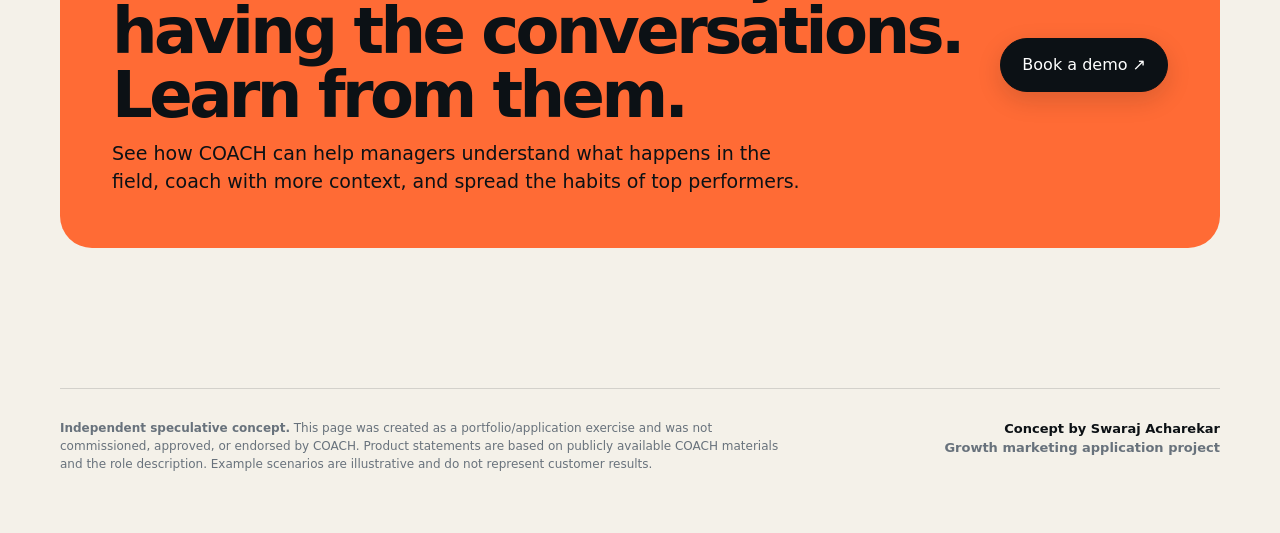
<file: Coach.html>
<!DOCTYPE html>
<html lang="en">
<head>
  <meta charset="UTF-8" />
  <meta name="viewport" content="width=device-width, initial-scale=1.0" />
  <meta name="description" content="Independent speculative landing page concept for COACH, focused on roofing sales teams." />
  <title>COACH for Roofing Sales Teams | Independent Concept</title>
  <style>
    :root {
      --ink: #0c1115;
      --ink-2: #182028;
      --paper: #f4f1e9;
      --paper-2: #ebe6da;
      --white: #fffdf8;
      --lime: #d8ff68;
      --orange: #ff6b35;
      --blue: #8ec9ff;
      --muted: #68727c;
      --line: rgba(12,17,21,.14);
      --radius: 22px;
      --shadow: 0 22px 70px rgba(12,17,21,.12);
    }

    * { box-sizing: border-box; }
    html { scroll-behavior: smooth; }
    body {
      margin: 0;
      font-family: Inter, ui-sans-serif, system-ui, -apple-system, BlinkMacSystemFont, "Segoe UI", sans-serif;
      color: var(--ink);
      background: var(--paper);
      line-height: 1.5;
    }
    a { color: inherit; text-decoration: none; }
    button, a.button { font: inherit; }
    .wrap { width: min(1160px, calc(100% - 40px)); margin: 0 auto; }

    .topbar {
      background: var(--ink);
      color: white;
      font-size: 13px;
      letter-spacing: .02em;
      padding: 10px 0;
      text-align: center;
    }
    .topbar strong { color: var(--lime); }

    nav {
      position: sticky;
      top: 0;
      z-index: 20;
      background: rgba(244,241,233,.92);
      backdrop-filter: blur(14px);
      border-bottom: 1px solid var(--line);
    }
    .nav-inner {
      min-height: 76px;
      display: flex;
      align-items: center;
      justify-content: space-between;
      gap: 24px;
    }
    .brand {
      display: flex;
      align-items: center;
      gap: 12px;
      font-weight: 900;
      letter-spacing: -.04em;
      font-size: 24px;
    }
    .brand-mark {
      width: 36px;
      height: 36px;
      border: 2px solid var(--ink);
      border-radius: 50%;
      display: grid;
      place-items: center;
      font-size: 15px;
    }
    .nav-links { display: flex; gap: 28px; align-items: center; font-size: 14px; font-weight: 700; }
    .button {
      display: inline-flex;
      align-items: center;
      justify-content: center;
      gap: 10px;
      border-radius: 999px;
      padding: 14px 21px;
      border: 1px solid var(--ink);
      font-weight: 800;
      transition: transform .18s ease, box-shadow .18s ease, background .18s ease;
    }
    .button:hover { transform: translateY(-2px); }
    .button.dark { background: var(--ink); color: white; box-shadow: 0 8px 24px rgba(12,17,21,.15); }
    .button.lime { background: var(--lime); color: var(--ink); }
    .button.ghost { background: transparent; }

    .hero {
      padding: 88px 0 66px;
      overflow: hidden;
    }
    .hero-grid {
      display: grid;
      grid-template-columns: 1.08fr .92fr;
      gap: 64px;
      align-items: center;
    }
    .eyebrow {
      display: inline-flex;
      align-items: center;
      gap: 8px;
      padding: 8px 12px;
      border-radius: 999px;
      border: 1px solid var(--line);
      background: rgba(255,255,255,.38);
      font-size: 13px;
      font-weight: 800;
      text-transform: uppercase;
      letter-spacing: .08em;
    }
    .dot { width: 8px; height: 8px; border-radius: 50%; background: var(--orange); }
    h1 {
      margin: 22px 0 20px;
      font-size: clamp(52px, 6.4vw, 92px);
      line-height: .95;
      letter-spacing: -.065em;
      max-width: 870px;
    }
    .hero-copy {
      font-size: clamp(18px, 2vw, 23px);
      max-width: 720px;
      color: #37414a;
      margin-bottom: 30px;
    }
    .hero-actions { display: flex; gap: 12px; flex-wrap: wrap; }
    .microcopy { margin-top: 15px; color: var(--muted); font-size: 13px; }

    .field-card {
      position: relative;
      background: var(--ink);
      color: white;
      border-radius: 34px;
      padding: 28px;
      box-shadow: var(--shadow);
      min-height: 565px;
      overflow: hidden;
    }
    .field-card:before {
      content: "";
      position: absolute;
      width: 360px;
      height: 360px;
      border-radius: 50%;
      background: var(--lime);
      opacity: .09;
      right: -120px;
      top: -150px;
    }
    .card-top { display: flex; align-items: center; justify-content: space-between; gap: 20px; margin-bottom: 30px; }
    .status { display: inline-flex; gap: 8px; align-items: center; font-size: 12px; color: #dfe5ea; }
    .status .pulse { width: 8px; height: 8px; background: var(--lime); border-radius: 50%; box-shadow: 0 0 0 6px rgba(216,255,104,.11); }
    .example-label { color: #9fa9b2; font-size: 12px; text-transform: uppercase; letter-spacing: .08em; }
    .meeting {
      border: 1px solid rgba(255,255,255,.14);
      background: rgba(255,255,255,.055);
      border-radius: 20px;
      padding: 22px;
      margin: 14px 0;
    }
    .meeting-head { display: flex; justify-content: space-between; gap: 15px; align-items: start; }
    .meeting h3 { margin: 0; font-size: 18px; }
    .meeting small { color: #aeb7bf; }
    .pill {
      display: inline-flex;
      align-items: center;
      gap: 6px;
      margin: 12px 6px 0 0;
      padding: 7px 10px;
      border-radius: 999px;
      background: rgba(255,255,255,.08);
      color: #e9eef1;
      font-size: 12px;
    }
    .pill.good { background: rgba(216,255,104,.12); color: var(--lime); }
    .coach-note {
      margin-top: 18px;
      background: var(--lime);
      color: var(--ink);
      border-radius: 20px;
      padding: 20px;
    }
    .coach-note small { font-weight: 900; text-transform: uppercase; letter-spacing: .08em; }
    .coach-note p { margin: 7px 0 0; font-weight: 800; font-size: 17px; line-height: 1.35; }

    .logo-strip {
      border-top: 1px solid var(--line);
      border-bottom: 1px solid var(--line);
      padding: 20px 0;
      overflow: hidden;
    }
    .strip-inner {
      display: flex;
      flex-wrap: wrap;
      gap: 14px 28px;
      align-items: center;
      justify-content: center;
      color: #46515a;
      font-weight: 800;
      font-size: 14px;
    }
    .strip-inner span:first-child { color: var(--ink); }

    section { padding: 98px 0; }
    .section-kicker { color: var(--orange); font-size: 13px; font-weight: 900; letter-spacing: .09em; text-transform: uppercase; }
    h2 {
      font-size: clamp(40px, 5vw, 68px);
      line-height: 1;
      letter-spacing: -.055em;
      margin: 14px 0 20px;
      max-width: 900px;
    }
    .lede { max-width: 730px; color: #46515a; font-size: 19px; }

    .problem-grid, .benefit-grid {
      display: grid;
      grid-template-columns: repeat(3, 1fr);
      gap: 18px;
      margin-top: 42px;
    }
    .tile {
      background: var(--white);
      border: 1px solid var(--line);
      border-radius: var(--radius);
      padding: 28px;
      min-height: 235px;
    }
    .tile .num { font-weight: 900; color: var(--orange); font-size: 13px; letter-spacing: .08em; }
    .tile h3 { font-size: 24px; letter-spacing: -.03em; margin: 32px 0 10px; }
    .tile p { color: #53606a; margin: 0; }

    .dark-section { background: var(--ink); color: white; }
    .dark-section .lede { color: #b8c1c9; }
    .flow {
      display: grid;
      grid-template-columns: repeat(4, 1fr);
      gap: 14px;
      margin-top: 48px;
    }
    .flow-step {
      min-height: 280px;
      border-radius: 24px;
      border: 1px solid rgba(255,255,255,.14);
      background: var(--ink-2);
      padding: 24px;
      display: flex;
      flex-direction: column;
      justify-content: space-between;
    }
    .flow-step strong { font-size: 14px; color: var(--lime); }
    .flow-step h3 { font-size: 23px; line-height: 1.1; margin: 0 0 10px; }
    .flow-step p { color: #aeb7bf; margin: 0; }
    .flow-arrow { font-size: 28px; opacity: .35; }

    .compare {
      display: grid;
      grid-template-columns: .82fr 1.18fr;
      gap: 50px;
      align-items: start;
    }
    .sticky-copy { position: sticky; top: 110px; }
    .scenario-stack { display: grid; gap: 15px; }
    .scenario {
      background: var(--white);
      border: 1px solid var(--line);
      border-radius: 24px;
      padding: 26px;
    }
    .scenario .row { display: flex; justify-content: space-between; gap: 20px; align-items: start; }
    .scenario h3 { margin: 0; font-size: 21px; }
    .scenario .tag { white-space: nowrap; font-size: 12px; font-weight: 900; padding: 7px 9px; border-radius: 999px; background: var(--paper-2); }
    .scenario p { color: #52606a; margin-bottom: 0; }
    .highlight { border-color: rgba(255,107,53,.55); box-shadow: 0 14px 40px rgba(255,107,53,.08); }

    .questions {
      margin-top: 40px;
      display: grid;
      grid-template-columns: .9fr 1.1fr;
      gap: 20px;
    }
    .q-list { display: grid; gap: 10px; }
    .q-button {
      text-align: left;
      width: 100%;
      border: 1px solid rgba(255,255,255,.14);
      background: rgba(255,255,255,.045);
      color: white;
      border-radius: 16px;
      padding: 18px 20px;
      cursor: pointer;
      transition: .18s ease;
      font-weight: 750;
    }
    .q-button:hover, .q-button.active { background: var(--lime); color: var(--ink); border-color: var(--lime); }
    .answer-panel {
      background: white;
      color: var(--ink);
      border-radius: 24px;
      padding: 30px;
      min-height: 310px;
    }
    .answer-panel small { color: var(--orange); font-weight: 900; text-transform: uppercase; letter-spacing: .08em; }
    .answer-panel h3 { font-size: 29px; letter-spacing: -.035em; margin: 15px 0 12px; }
    .answer-panel p { color: #4d5962; font-size: 17px; }
    .answer-note { border-top: 1px solid var(--line); padding-top: 16px; margin-top: 22px; color: var(--muted); font-size: 13px; }

    .cta-band {
      background: var(--orange);
      color: var(--ink);
      border-radius: 32px;
      padding: 52px;
      display: grid;
      grid-template-columns: 1fr auto;
      gap: 30px;
      align-items: center;
    }
    .cta-band h2 { margin: 0 0 12px; font-size: clamp(39px, 5vw, 64px); }
    .cta-band p { margin: 0; font-size: 19px; max-width: 700px; }

    footer { padding: 42px 0 60px; }
    .footer-inner { border-top: 1px solid var(--line); padding-top: 30px; display: flex; justify-content: space-between; gap: 30px; align-items: flex-start; }
    .disclaimer { color: var(--muted); font-size: 12px; max-width: 720px; }
    .maker { font-size: 13px; font-weight: 800; text-align: right; }
    .maker span { color: var(--muted); font-weight: 600; display: block; }

    @media (max-width: 900px) {
      .nav-links a:not(.button) { display: none; }
      .hero-grid, .compare, .questions { grid-template-columns: 1fr; }
      .hero { padding-top: 62px; }
      .field-card { min-height: auto; }
      .problem-grid, .benefit-grid { grid-template-columns: 1fr; }
      .flow { grid-template-columns: repeat(2,1fr); }
      .sticky-copy { position: static; }
      .cta-band { grid-template-columns: 1fr; }
    }
    @media (max-width: 620px) {
      .wrap { width: min(100% - 24px, 1160px); }
      .nav-inner { min-height: 66px; }
      .nav-links { gap: 8px; }
      .nav-links .button { padding: 11px 14px; font-size: 13px; }
      h1 { font-size: clamp(48px, 16vw, 72px); }
      section { padding: 72px 0; }
      .flow { grid-template-columns: 1fr; }
      .field-card, .cta-band { border-radius: 24px; padding: 22px; }
      .footer-inner { flex-direction: column; }
      .maker { text-align: left; }
    }
  </style>
</head>
<body>
  <div class="topbar"><strong>Independent concept</strong> for COACH, focused on roofing sales teams</div>

  <nav>
    <div class="wrap nav-inner">
      <a href="#top" class="brand" aria-label="COACH concept home">
        <span class="brand-mark">C</span>
        COACH
      </a>
      <div class="nav-links">
        <a href="#why">Why Coach</a>
        <a href="#how">How it works</a>
        <a href="#questions">What you can learn</a>
        <a class="button dark" href="https://calendly.com/mathieu-perez-ai-coach/nouvelle-reunion" target="_blank" rel="noopener">Book a demo ↗</a>
      </div>
    </div>
  </nav>

  <main id="top">
    <section class="hero">
      <div class="wrap hero-grid">
        <div>
          <div class="eyebrow"><span class="dot"></span> Built for roofing sales teams</div>
          <h1>Your best rep can’t be in every living room.</h1>
          <p class="hero-copy">COACH listens to real customer conversations, shows managers where reps get stuck, and turns what your best sellers do into coaching the whole team can use.</p>
          <div class="hero-actions">
            <a class="button lime" href="https://calendly.com/mathieu-perez-ai-coach/nouvelle-reunion" target="_blank" rel="noopener">See COACH in action ↗</a>
            <a class="button ghost" href="#how">See how it works ↓</a>
          </div>
          <div class="microcopy">No invented case study here. This page is a speculative marketing concept built from COACH’s public product positioning.</div>
        </div>

        <div class="field-card" aria-label="Example coaching interface concept">
          <div class="card-top">
            <div>
              <strong>Today in the field</strong><br>
              <span class="example-label">Example view</span>
            </div>
            <span class="status"><span class="pulse"></span> Meetings coming in</span>
          </div>

          <div class="meeting">
            <div class="meeting-head">
              <div><h3>Roof inspection</h3><small>Rep: Marcus</small></div>
              <span class="pill good">Strong discovery</span>
            </div>
            <span class="pill">Insurance timing</span>
            <span class="pill">Price objection</span>
          </div>

          <div class="meeting">
            <div class="meeting-head">
              <div><h3>Kitchen-table estimate</h3><small>Rep: Ava</small></div>
              <span class="pill">Follow-up needed</span>
            </div>
            <span class="pill">Financing</span>
            <span class="pill">Competitor mention</span>
          </div>

          <div class="coach-note">
            <small>Coaching opportunity</small>
            <p>Your team is handling price well. Financing is where conversations are getting vague. Review how top reps introduce monthly-payment options earlier.</p>
          </div>
        </div>
      </div>
    </section>

    <div class="logo-strip">
      <div class="wrap strip-inner">
        <span>Built for face-to-face sales:</span>
        <span>Roofing</span><span>HVAC</span><span>Home Improvement</span><span>Door-to-Door</span><span>Retail</span><span>Alarm Systems</span>
      </div>
    </div>

    <section id="why">
      <div class="wrap">
        <div class="section-kicker">The problem</div>
        <h2>You spend to get the lead. Then the part that decides the deal happens out of sight.</h2>
        <p class="lede">Your CRM can tell you whether a job closed. It usually can’t tell you what happened at the kitchen table, which objection changed the conversation, or why one rep keeps winning the same deals everyone else loses.</p>

        <div class="problem-grid">
          <div class="tile">
            <div class="num">01</div>
            <h3>Ride-alongs don’t scale</h3>
            <p>A manager can shadow a few reps. They can’t sit in on every inspection, estimate, and follow-up happening across the week.</p>
          </div>
          <div class="tile">
            <div class="num">02</div>
            <h3>“I think it went well” isn’t enough</h3>
            <p>Post-call notes depend on memory. The useful part is often buried in the actual conversation, not the recap afterward.</p>
          </div>
          <div class="tile">
            <div class="num">03</div>
            <h3>Your best reps know things the team doesn’t</h3>
            <p>The way they frame price, handle insurance questions, or earn trust can stay stuck in their heads instead of becoming a repeatable playbook.</p>
          </div>
        </div>
      </div>
    </section>

    <section class="dark-section" id="how">
      <div class="wrap">
        <div class="section-kicker">How it works</div>
        <h2>Listen. Learn. Coach the moments that actually matter.</h2>
        <p class="lede">COACH turns everyday customer conversations into something managers can use. Less guessing, fewer random ride-alongs, and more specific coaching.</p>

        <div class="flow">
          <div class="flow-step">
            <strong>01</strong>
            <div><h3>Rep records the meeting</h3><p>Customer conversations are captured from the field instead of disappearing when the rep leaves the driveway.</p></div>
            <span class="flow-arrow">→</span>
          </div>
          <div class="flow-step">
            <strong>02</strong>
            <div><h3>COACH finds the patterns</h3><p>Objections, questions, strengths, weak spots, and repeatable behaviors become visible across conversations.</p></div>
            <span class="flow-arrow">→</span>
          </div>
          <div class="flow-step">
            <strong>03</strong>
            <div><h3>Managers know where to step in</h3><p>Instead of reviewing everything, managers can focus on the reps and moments where human coaching can make a difference.</p></div>
            <span class="flow-arrow">→</span>
          </div>
          <div class="flow-step">
            <strong>04</strong>
            <div><h3>What works becomes team knowledge</h3><p>Winning behaviors stop living with one rep and start becoming something the rest of the team can learn from.</p></div>
            <span class="flow-arrow">✓</span>
          </div>
        </div>
      </div>
    </section>

    <section>
      <div class="wrap compare">
        <div class="sticky-copy">
          <div class="section-kicker">What changes</div>
          <h2>Stop coaching from the scoreboard.</h2>
          <p class="lede">Closed or lost is the end result. COACH helps you get closer to the reason behind it.</p>
        </div>
        <div class="scenario-stack">
          <div class="scenario">
            <div class="row"><h3>Without the conversation</h3><span class="tag">After the fact</span></div>
            <p>“Marcus has been missing target for two weeks. Let’s ride with him Thursday and see what’s going on.”</p>
          </div>
          <div class="scenario highlight">
            <div class="row"><h3>With COACH</h3><span class="tag">Specific</span></div>
            <p>“Marcus is getting homeowners to the estimate, but he gets defensive when price comes up. Let’s work on how he frames value before the number lands.”</p>
          </div>
          <div class="scenario">
            <div class="row"><h3>Without the conversation</h3><span class="tag">Anecdotal</span></div>
            <p>“Ava is great with homeowners. Maybe the new reps should shadow her sometime.”</p>
          </div>
          <div class="scenario highlight">
            <div class="row"><h3>With COACH</h3><span class="tag">Repeatable</span></div>
            <p>“Ava consistently asks about timeline before introducing financing. That sequence is working. Let’s turn it into a coaching example for the team.”</p>
          </div>
        </div>
      </div>
    </section>

    <section class="dark-section" id="questions">
      <div class="wrap">
        <div class="section-kicker">Your sales brain</div>
        <h2>What would you ask if you could hear every sales conversation?</h2>
        <p class="lede">These are example questions a roofing leader might want answered across the field. Click one to see the kind of decision it could support.</p>

        <div class="questions">
          <div class="q-list">
            <button class="q-button active" data-key="price">Why are we losing price-sensitive homeowners?</button>
            <button class="q-button" data-key="finance">When should reps introduce financing?</button>
            <button class="q-button" data-key="competitor">Which competitors keep coming up?</button>
            <button class="q-button" data-key="ramp">Where are new reps getting stuck?</button>
            <button class="q-button" data-key="toprep">What are our top reps doing differently?</button>
          </div>
          <div class="answer-panel" id="answerPanel">
            <small>Example use case</small>
            <h3 id="answerTitle">Turn “too expensive” into something you can coach.</h3>
            <p id="answerText">Instead of treating every lost deal as a pricing problem, look for what happened before the objection. Did the rep establish urgency? Explain the scope clearly? Bring up financing too late? The conversation gives managers something concrete to work on.</p>
            <div class="answer-note">Illustrative example only. No customer performance data is being claimed.</div>
          </div>
        </div>
      </div>
    </section>

    <section>
      <div class="wrap">
        <div class="cta-band">
          <div>
            <h2>Your team is already having the conversations. Learn from them.</h2>
            <p>See how COACH can help managers understand what happens in the field, coach with more context, and spread the habits of top performers.</p>
          </div>
          <a class="button dark" href="https://calendly.com/mathieu-perez-ai-coach/nouvelle-reunion" target="_blank" rel="noopener">Book a demo ↗</a>
        </div>
      </div>
    </section>
  </main>

  <footer>
    <div class="wrap footer-inner">
      <div class="disclaimer">
        <strong>Independent speculative concept.</strong> This page was created as a portfolio/application exercise and was not commissioned, approved, or endorsed by COACH. Product statements are based on publicly available COACH materials and the role description. Example scenarios are illustrative and do not represent customer results.
      </div>
      <div class="maker">Concept by Swaraj Acharekar<span>Growth marketing application project</span></div>
    </div>
  </footer>

  <script>
    const answers = {
      price: {
        title: 'Turn “too expensive” into something you can coach.',
        text: 'Instead of treating every lost deal as a pricing problem, look for what happened before the objection. Did the rep establish urgency? Explain the scope clearly? Bring up financing too late? The conversation gives managers something concrete to work on.'
      },
      finance: {
        title: 'See how your strongest reps make financing feel normal.',
        text: 'Maybe the issue is not whether financing gets mentioned, but when and how. Compare the sequence used by top performers and coach the rest of the team on a clearer, more natural way to introduce it.'
      },
      competitor: {
        title: 'Know what homeowners are comparing you against.',
        text: 'Repeated competitor names, guarantees, pricing claims, and product comparisons can surface across conversations. That can shape coaching, sales materials, and the way your team handles common competitive objections.'
      },
      ramp: {
        title: 'Find the point where new reps lose confidence.',
        text: 'New reps might know the script but struggle when the conversation moves off-script. Looking across their meetings can help managers spot the exact moment they need practice instead of giving broad feedback after the week is over.'
      },
      toprep: {
        title: 'Make your best rep less of a mystery.',
        text: 'Top performers often do small things consistently: better discovery questions, cleaner transitions, stronger follow-ups, or calmer objection handling. COACH can help turn those patterns into examples the rest of the team can actually use.'
      }
    };

    document.querySelectorAll('.q-button').forEach(btn => {
      btn.addEventListener('click', () => {
        document.querySelectorAll('.q-button').forEach(b => b.classList.remove('active'));
        btn.classList.add('active');
        const item = answers[btn.dataset.key];
        document.getElementById('answerTitle').textContent = item.title;
        document.getElementById('answerText').textContent = item.text;
      });
    });
  </script>
</body>
</html>
</file>
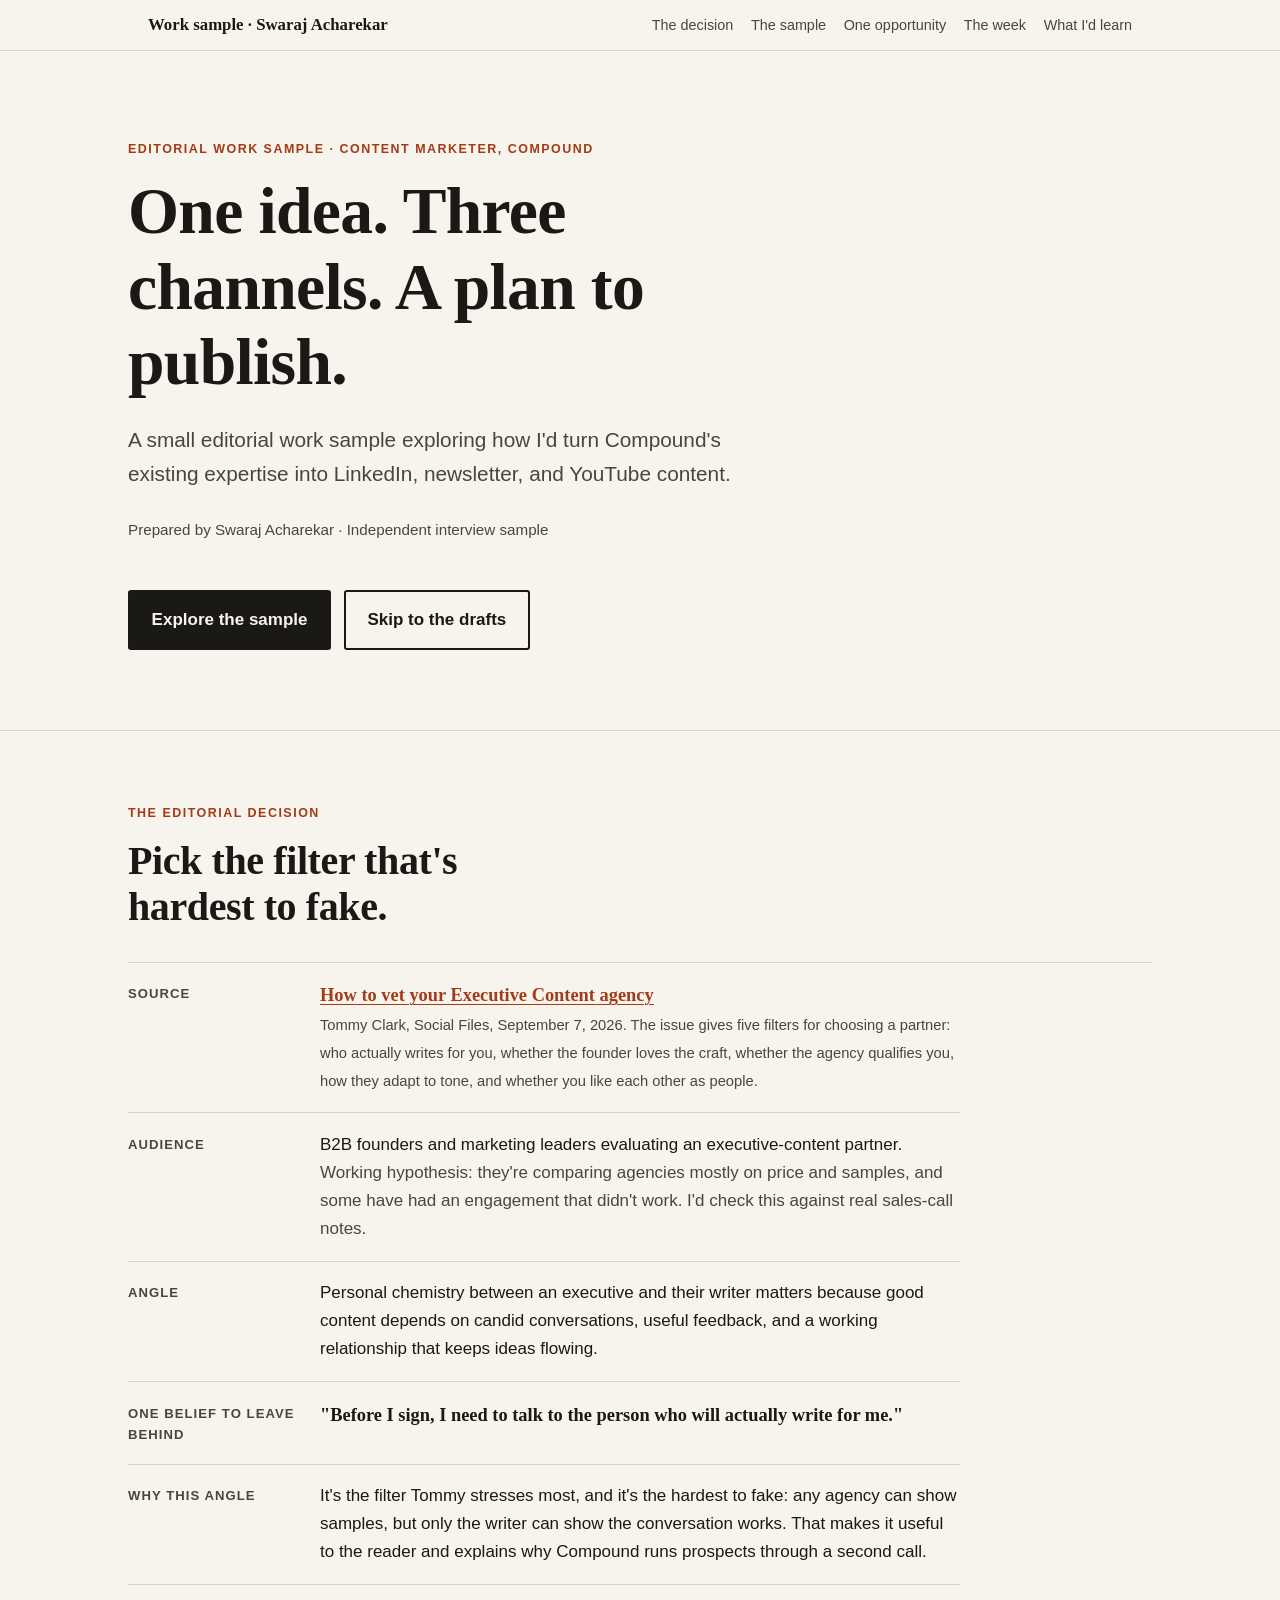
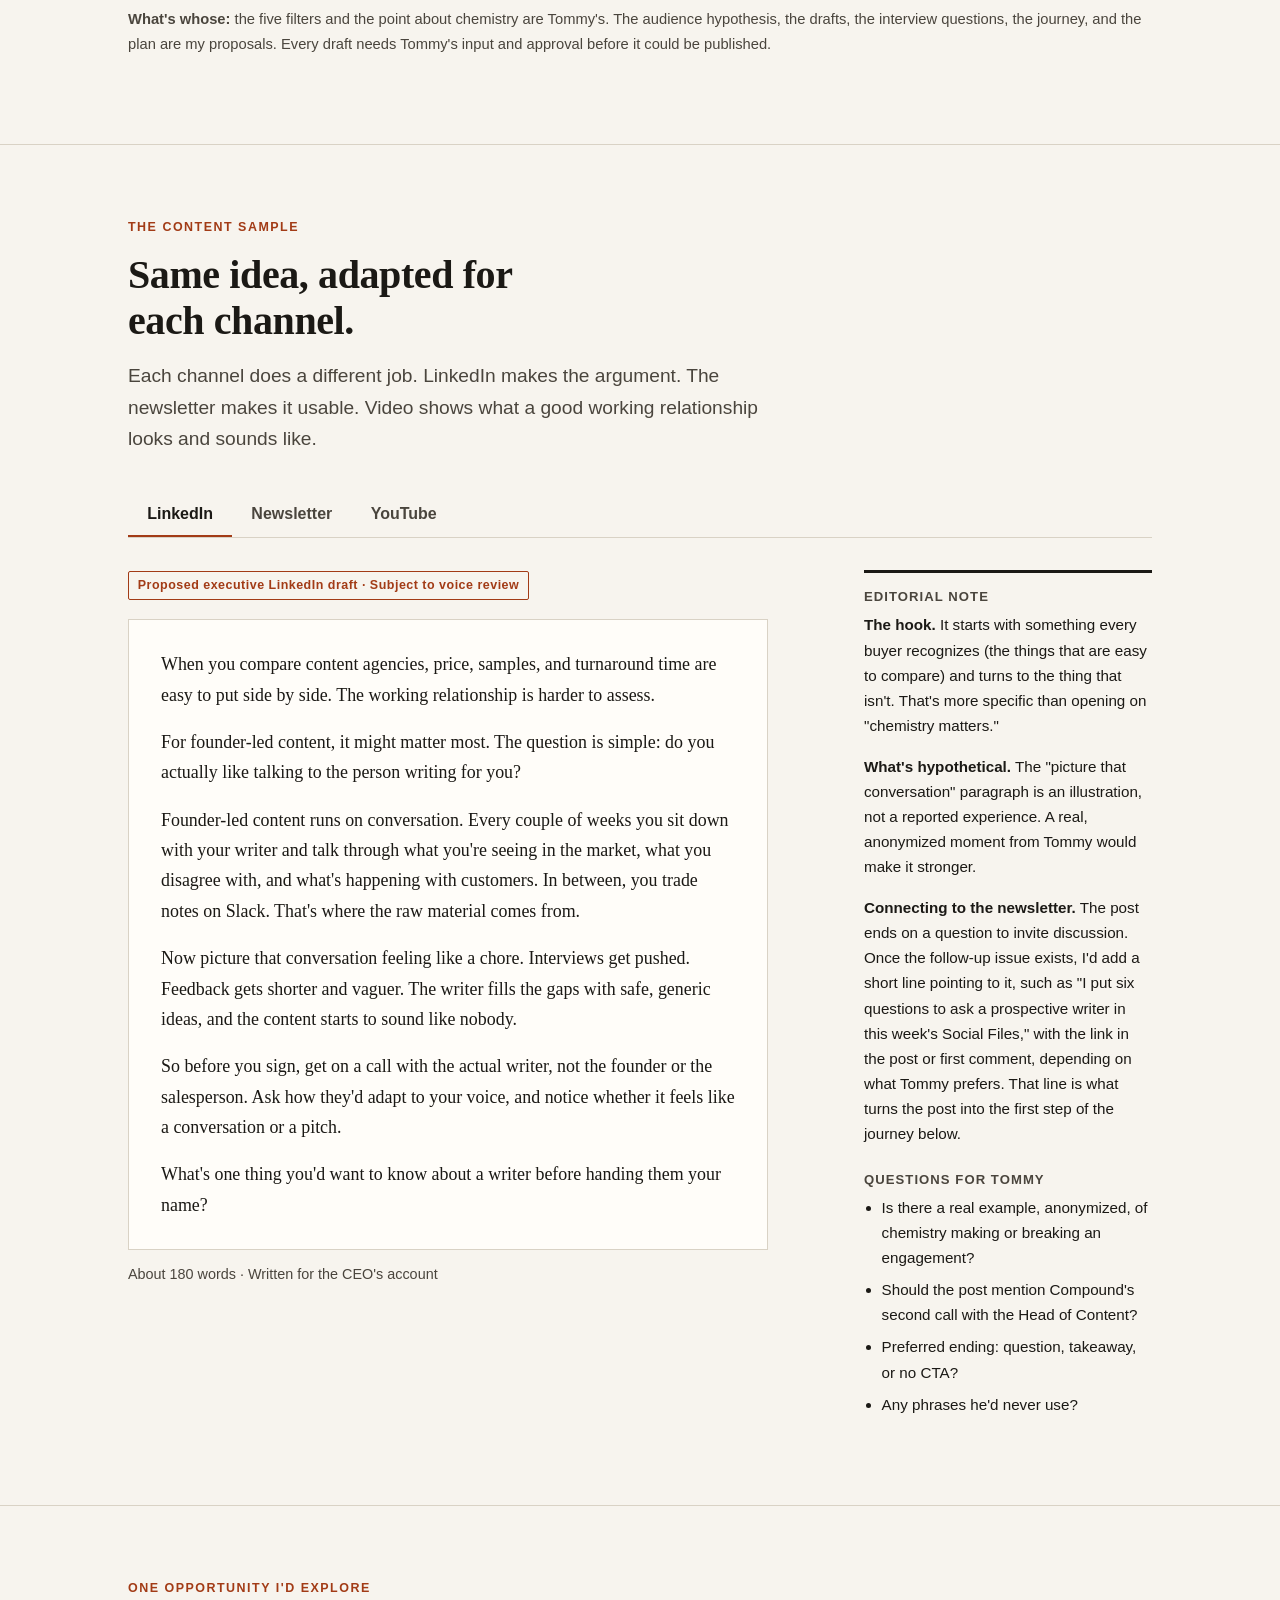
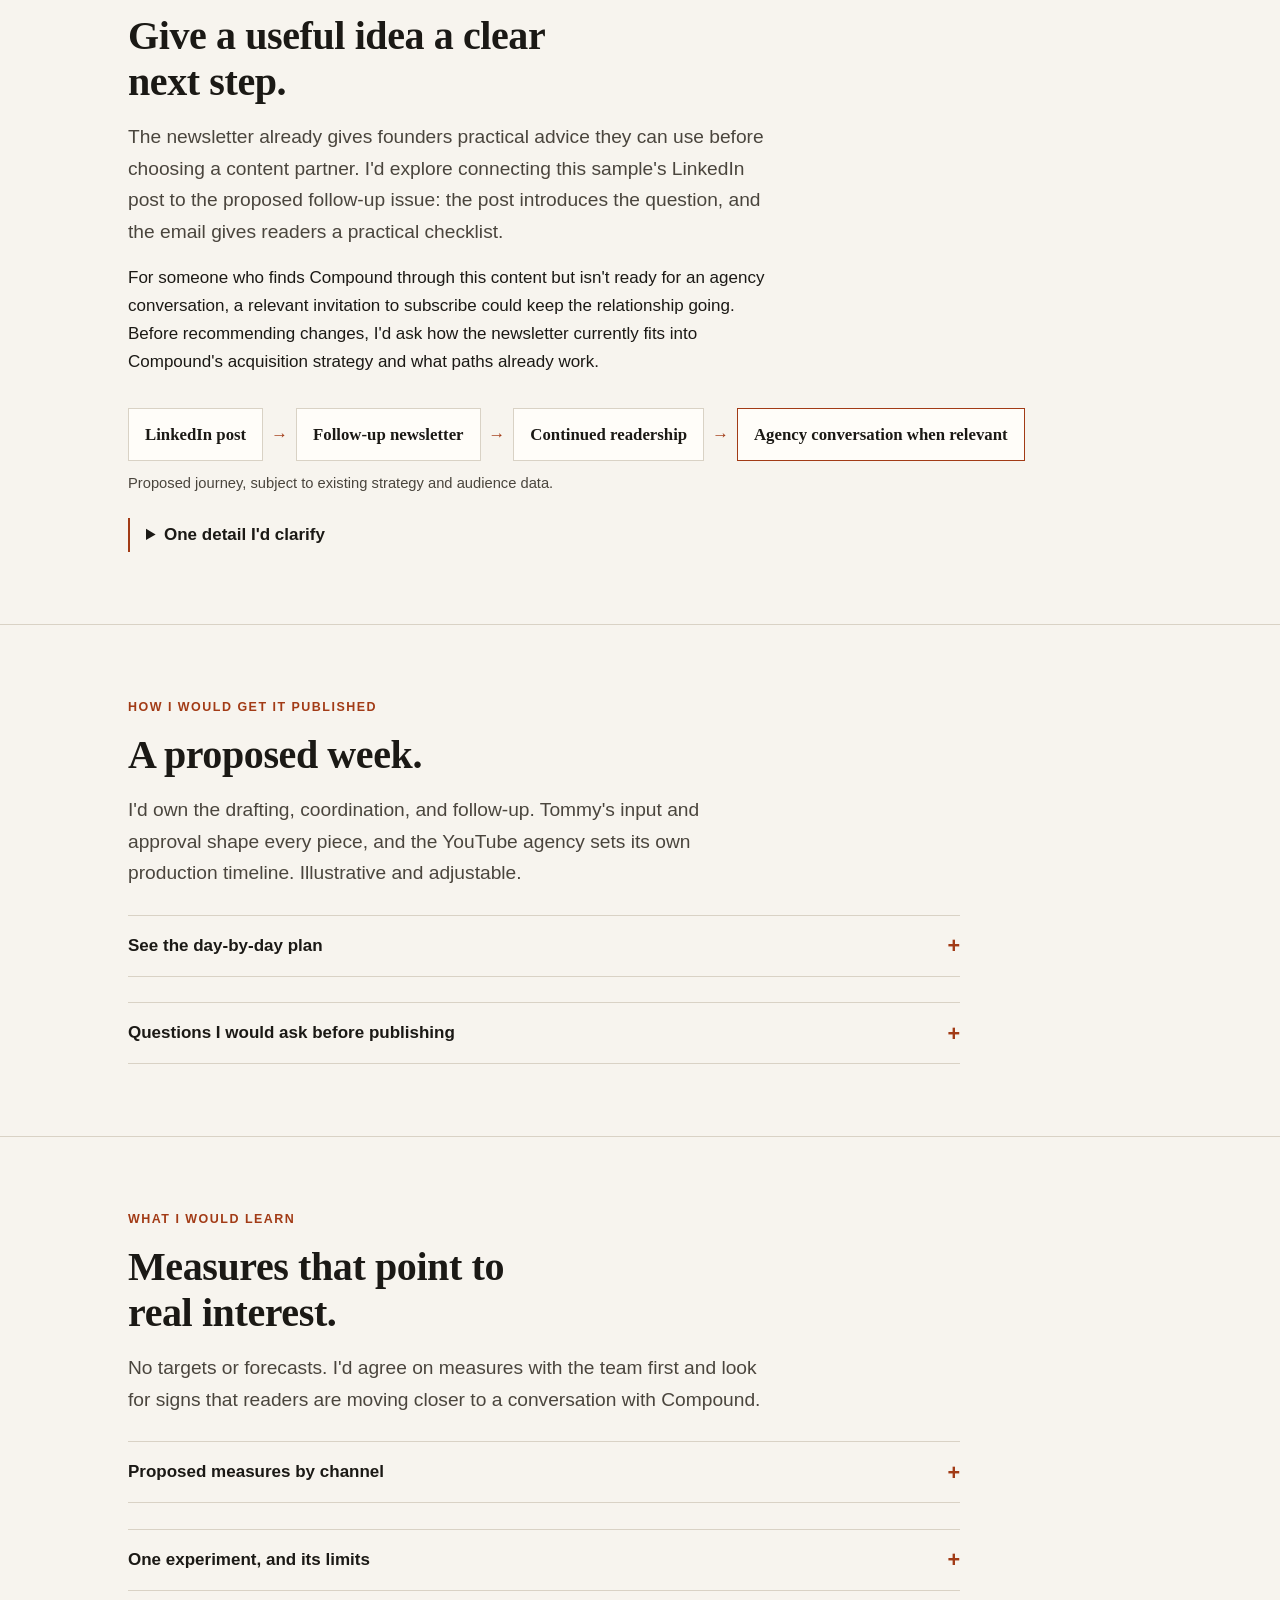
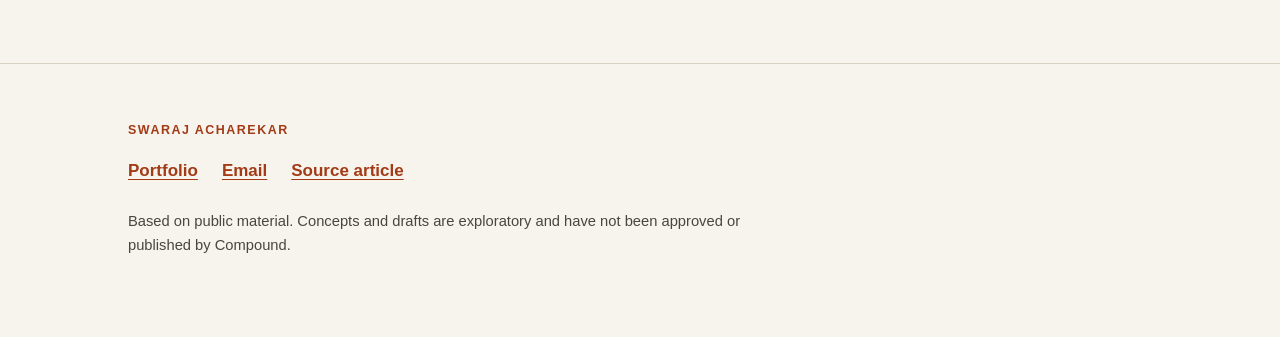
<file: Compound.html>
<!DOCTYPE html>
<html lang="en">
<head>
<meta charset="utf-8">
<meta name="viewport" content="width=device-width, initial-scale=1">
<title>One idea, three channels · Editorial work sample by Swaraj Acharekar</title>
<meta name="description" content="An independent editorial work sample by Swaraj Acharekar: one idea from Compound's newsletter, adapted for LinkedIn, email, and YouTube, with a plan to publish.">
<style>
  :root {
    --bg: #F7F4EE;
    --ink: #1B1915;
    --ink-soft: #4A453D;
    --rule: #D9D2C5;
    --accent: #A23B16;
    --accent-soft: #F3E3DA;
    --paper: #FFFDF9;
    --serif: "Iowan Old Style", "Palatino Linotype", Palatino, "Book Antiqua", Georgia, serif;
    --sans: -apple-system, BlinkMacSystemFont, "Segoe UI", Inter, Roboto, "Helvetica Neue", Arial, sans-serif;
    --measure: 40rem;
    --wide: 64rem;
  }
  * { box-sizing: border-box; }
  html { scroll-behavior: smooth; scroll-padding-top: 4.5rem; }
  body {
    margin: 0;
    background: var(--bg);
    color: var(--ink);
    font-family: var(--sans);
    font-size: 1.0625rem;
    line-height: 1.65;
    -webkit-font-smoothing: antialiased;
  }
  a { color: var(--accent); text-underline-offset: 0.18em; text-decoration-thickness: 1px; }
  a:hover { text-decoration-thickness: 2px; }
  :focus-visible { outline: 3px solid var(--accent); outline-offset: 3px; border-radius: 2px; }

  .skip { position: absolute; left: -999px; top: 0; background: var(--ink); color: var(--bg); padding: .6rem 1rem; z-index: 100; }
  .skip:focus { left: 1rem; top: 1rem; }

  /* Top nav */
  .topbar {
    position: sticky; top: 0; z-index: 50;
    background: rgba(247, 244, 238, 0.94);
    backdrop-filter: blur(6px);
    border-bottom: 1px solid var(--rule);
  }
  .topbar-inner {
    max-width: var(--wide); margin: 0 auto; padding: .7rem 1.25rem;
    display: flex; align-items: center; justify-content: space-between; gap: 1rem;
  }
  .wordmark { font-family: var(--serif); font-weight: 700; color: var(--ink); text-decoration: none; font-size: 1.05rem; white-space: nowrap; }
  .topbar nav ul { list-style: none; display: flex; gap: 1.1rem; margin: 0; padding: 0; overflow-x: auto; }
  .topbar nav a { color: var(--ink-soft); text-decoration: none; font-size: .9rem; white-space: nowrap; }
  .topbar nav a:hover { color: var(--accent); }
  @media (max-width: 760px) { .topbar nav { display: none; } }

  /* Layout */
  section { padding: 4.5rem 1.25rem; border-bottom: 1px solid var(--rule); }
  .wrap { max-width: var(--wide); margin: 0 auto; }
  .narrow { max-width: var(--measure); }
  .eyebrow {
    font-family: var(--sans); font-size: .78rem; letter-spacing: .12em; text-transform: uppercase;
    color: var(--accent); font-weight: 600; margin: 0 0 .9rem;
  }
  h1, h2, h3, h4 { font-family: var(--serif); font-weight: 700; line-height: 1.15; margin: 0; letter-spacing: -0.01em; }
  h1 { font-size: clamp(2.4rem, 6vw, 4.1rem); max-width: 16ch; }
  h2 { font-size: clamp(1.8rem, 3.6vw, 2.5rem); margin-bottom: 1rem; max-width: 22ch; }
  h3 { font-size: 1.35rem; margin: 2rem 0 .6rem; }
  h4 { font-family: var(--sans); font-size: .82rem; letter-spacing: .08em; text-transform: uppercase; color: var(--ink-soft); margin: 1.6rem 0 .5rem; }
  p { margin: 0 0 1rem; }
  .lede { font-size: 1.2rem; color: var(--ink-soft); max-width: var(--measure); }
  .muted { color: var(--ink-soft); }
  .small { font-size: .92rem; }

  /* Hero */
  .hero { padding-top: 5.5rem; padding-bottom: 5rem; }
  .hero .lede { margin-top: 1.4rem; font-size: 1.3rem; }
  .byline { margin-top: 1.6rem; font-size: .95rem; color: var(--ink-soft); }
  .btn {
    display: inline-block; margin-top: 2rem; padding: .85rem 1.35rem;
    background: var(--ink); color: var(--bg); text-decoration: none; font-weight: 600;
    border-radius: 3px; border: 2px solid var(--ink);
  }
  .btn:hover { background: var(--accent); border-color: var(--accent); }
  .btn-ghost { background: transparent; color: var(--ink); margin-left: .5rem; }
  .btn-ghost:hover { background: var(--ink); color: var(--bg); border-color: var(--ink); }
  @media (max-width: 480px) { .btn-ghost { margin-left: 0; margin-top: .75rem; } .btn { margin-right: .5rem; } }

  /* Definition grid */
  .facts { display: grid; grid-template-columns: 12rem 1fr; gap: 0; margin-top: 2rem; border-top: 1px solid var(--rule); }
  .facts dt, .facts dd { margin: 0; padding: 1.1rem 0; border-bottom: 1px solid var(--rule); }
  .facts dt { font-size: .82rem; letter-spacing: .08em; text-transform: uppercase; color: var(--ink-soft); font-weight: 600; padding-right: 1.5rem; padding-top: 1.3rem; }
  .facts dd { max-width: var(--measure); }
  .facts dd strong { font-family: var(--serif); font-size: 1.15rem; }
  @media (max-width: 640px) {
    .facts { grid-template-columns: 1fr; }
    .facts dt { border-bottom: 0; padding-bottom: 0; }
  }

  /* Tabs */
  .tablist { display: flex; gap: 0; border-bottom: 1px solid var(--rule); margin-top: 2.2rem; overflow-x: auto; }
  .tab {
    appearance: none; background: none; border: 0; border-bottom: 3px solid transparent;
    padding: .9rem 1.2rem .8rem; font: 600 1rem var(--sans); color: var(--ink-soft); cursor: pointer;
    margin-bottom: -1px; white-space: nowrap;
  }
  .tab:hover { color: var(--ink); }
  .tab[aria-selected="true"] { color: var(--ink); border-bottom-color: var(--accent); }
  .panel { padding-top: 2rem; }
  .panel[hidden] { display: none; }
  .no-js .tablist { display: none; }
  .no-js .panel[hidden] { display: block; }
  .no-js .panel { border-top: 1px solid var(--rule); margin-top: 2rem; }
  .panel-title { display: none; }
  .no-js .panel-title { display: block; }

  .panel-grid { display: grid; grid-template-columns: minmax(0, 1fr) 18rem; gap: 3rem; align-items: start; }
  @media (max-width: 900px) { .panel-grid { grid-template-columns: 1fr; gap: 2rem; } }

  .label {
    display: inline-block; font-size: .78rem; font-weight: 600; letter-spacing: .04em;
    color: var(--accent); border: 1px solid var(--accent); padding: .2rem .55rem; border-radius: 2px; margin-bottom: 1.2rem;
  }
  .draft {
    background: var(--paper); border: 1px solid var(--rule); padding: 1.8rem 2rem;
    font-family: var(--serif); font-size: 1.12rem; line-height: 1.7; max-width: var(--measure);
  }
  .draft p { margin-bottom: 1.05rem; }
  .draft p:last-child { margin-bottom: 0; }
  @media (max-width: 520px) { .draft { padding: 1.3rem 1.2rem; font-size: 1.05rem; } }

  /* Inline editor flag inside a draft */
  .flag {
    display: block; font-family: var(--sans); font-size: .85rem; line-height: 1.5;
    color: var(--accent); background: var(--accent-soft); border-left: 2px solid var(--accent);
    padding: .45rem .7rem; margin-top: .5rem;
  }

  .meta { font-size: .9rem; color: var(--ink-soft); margin-top: .8rem; }
  .side { font-size: .95rem; border-top: 3px solid var(--ink); padding-top: 1rem; }
  .side h4:first-child { margin-top: 0; }
  .side ul { padding-left: 1.1rem; margin: 0 0 1rem; }
  .side li { margin-bottom: .45rem; }

  .subjects { list-style: none; padding: 0; margin: 0 0 1.2rem; }
  .subjects li { font-family: var(--serif); font-size: 1.15rem; padding: .55rem 0; border-bottom: 1px dashed var(--rule); }
  .subjects li span { font-family: var(--sans); font-size: .78rem; color: var(--ink-soft); display: block; letter-spacing: .06em; text-transform: uppercase; }

  .extension { margin-top: 1.6rem; max-width: var(--measure); border: 1px solid var(--accent); padding: 1.4rem 1.6rem; }
  .extension .label { margin-bottom: .8rem; }
  .extension ol { padding-left: 1.3rem; margin: 0; }
  .extension li { margin-bottom: .9rem; }
  .extension li b { font-family: var(--serif); font-size: 1.08rem; }
  .extension li span { display: block; color: var(--ink-soft); font-size: .95rem; }

  /* Brief table */
  .brief { width: 100%; border-collapse: collapse; max-width: 46rem; }
  .brief th, .brief td { text-align: left; vertical-align: top; padding: .95rem 0; border-bottom: 1px solid var(--rule); }
  .brief th { width: 10rem; font-size: .8rem; letter-spacing: .08em; text-transform: uppercase; color: var(--ink-soft); font-weight: 600; padding-right: 1.2rem; }
  .brief td ol, .brief td ul { margin: 0; padding-left: 1.2rem; }
  .brief td li { margin-bottom: .45rem; }
  @media (max-width: 600px) {
    .brief, .brief tbody, .brief tr, .brief th, .brief td { display: block; width: 100%; }
    .brief th { border-bottom: 0; padding-bottom: .2rem; }
  }

  /* Journey */
  .journey {
    list-style: none; padding: 0; margin: 2rem 0 .6rem;
    display: flex; flex-wrap: wrap; align-items: stretch; gap: .5rem;
  }
  .journey li {
    display: flex; align-items: center; gap: .5rem;
    font-family: var(--serif); font-weight: 700; font-size: 1.05rem;
  }
  .journey li span {
    display: block; padding: .75rem 1rem; background: var(--paper); border: 1px solid var(--rule);
  }
  .journey li:last-child span { border-color: var(--accent); }
  .journey li + li::before { content: "\2192"; color: var(--accent); font-family: var(--sans); font-weight: 400; }
  @media (max-width: 640px) {
    .journey { flex-direction: column; align-items: flex-start; }
    .journey li { flex-direction: column; align-items: flex-start; }
    .journey li + li::before { content: "\2193"; padding-left: 1rem; }
  }

  /* Expandable details */
  details.more { margin-top: 1.6rem; border-top: 1px solid var(--rule); border-bottom: 1px solid var(--rule); max-width: 52rem; }
  details.more > summary {
    cursor: pointer; list-style: none; padding: 1rem 0; font-weight: 600;
    display: flex; justify-content: space-between; align-items: center; gap: 1rem;
  }
  details.more > summary::-webkit-details-marker { display: none; }
  details.more > summary::after { content: "+"; font-size: 1.35rem; line-height: 1; color: var(--accent); }
  details.more[open] > summary::after { content: "\2212"; }
  details.more > .more-body { padding: .2rem 0 1.6rem; }
  details.note { margin-top: 1.4rem; max-width: var(--measure); border-left: 2px solid var(--accent); padding: .2rem 0 .2rem 1rem; }
  details.note > summary { cursor: pointer; font-weight: 600; color: var(--ink); }
  details.note p { margin: .6rem 0 0; color: var(--ink-soft); }

  /* Schedule */
  .legend { display: flex; flex-wrap: wrap; gap: 1.2rem; font-size: .9rem; margin: .4rem 0 0; padding: 0; list-style: none; }
  .tag { display: inline-block; font-size: .72rem; font-weight: 700; letter-spacing: .06em; text-transform: uppercase; padding: .15rem .45rem; border-radius: 2px; margin-right: .35rem; vertical-align: 1px; }
  .tag-me { background: var(--ink); color: var(--bg); }
  .tag-ceo { background: var(--accent-soft); color: var(--accent); border: 1px solid var(--accent); }
  .tag-agency { background: transparent; color: var(--ink-soft); border: 1px solid var(--ink-soft); }
  .week { list-style: none; padding: 0; margin: 1.6rem 0 0; border-top: 2px solid var(--ink); }
  .week > li { display: grid; grid-template-columns: 8rem 1fr; gap: 1rem; padding: 1.2rem 0; border-bottom: 1px solid var(--rule); }
  .day { font-family: var(--serif); font-weight: 700; font-size: 1.15rem; }
  .day small { display: block; font-family: var(--sans); font-weight: 400; font-size: .85rem; color: var(--ink-soft); }
  .week ul { list-style: none; padding: 0; margin: 0; }
  .week ul li { margin-bottom: .45rem; }
  @media (max-width: 600px) { .week > li { grid-template-columns: 1fr; gap: .4rem; } }

  .qs { display: grid; grid-template-columns: repeat(2, 1fr); gap: 0 2.5rem; margin-top: .4rem; }
  .qs div { border-top: 1px solid var(--rule); padding: 1rem 0; }
  .qs h4 { margin-top: 0; }
  .qs ul { margin: 0; padding-left: 1.1rem; }
  @media (max-width: 700px) { .qs { grid-template-columns: 1fr; } }

  /* Measures */
  .measures { width: 100%; border-collapse: collapse; margin-top: .4rem; }
  .measures th, .measures td { text-align: left; vertical-align: top; padding: 1rem 1rem 1rem 0; border-bottom: 1px solid var(--rule); }
  .measures thead th { font-size: .78rem; letter-spacing: .08em; text-transform: uppercase; color: var(--ink-soft); border-bottom: 2px solid var(--ink); }
  .measures tbody th { font-family: var(--serif); font-size: 1.1rem; width: 9rem; }
  @media (max-width: 640px) {
    .measures thead { display: none; }
    .measures, .measures tbody, .measures tr, .measures th, .measures td { display: block; width: 100%; }
    .measures tr { border-bottom: 1px solid var(--rule); padding: .8rem 0; }
    .measures th, .measures td { border: 0; padding: .25rem 0; }
    .measures td::before { content: attr(data-h); display: block; font-size: .75rem; letter-spacing: .08em; text-transform: uppercase; color: var(--ink-soft); }
  }

  footer { padding: 3.5rem 1.25rem 4rem; }
  footer .links { display: flex; gap: 1.5rem; flex-wrap: wrap; margin: 1rem 0 1.5rem; }
  footer .links a { font-weight: 600; }

  @media (prefers-reduced-motion: reduce) {
    html { scroll-behavior: auto; }
    * { transition: none !important; animation: none !important; }
  }
  @media print {
    .topbar, .tablist, .btn { display: none !important; }
    .panel[hidden] { display: block !important; }
    .panel-title { display: block !important; }
    section { padding: 2rem 0; }
  }
</style>
</head>
<body class="no-js">
<script>document.body.classList.remove('no-js');</script>
<a class="skip" href="#main">Skip to content</a>

<header class="topbar">
  <div class="topbar-inner">
    <a class="wordmark" href="#top">Work sample · Swaraj Acharekar</a>
    <nav aria-label="Sections">
      <ul>
        <li><a href="#decision">The decision</a></li>
        <li><a href="#sample">The sample</a></li>
        <li><a href="#opportunity">One opportunity</a></li>
        <li><a href="#workflow">The week</a></li>
        <li><a href="#learning">What I'd learn</a></li>
      </ul>
    </nav>
  </div>
</header>

<main id="main">

<!-- =========================================================
     1. INTRODUCTION
     ========================================================= -->
<section class="hero" id="top">
  <div class="wrap">
    <p class="eyebrow">Editorial work sample · Content Marketer, Compound</p>
    <h1>One idea. Three channels. A plan to publish.</h1>
    <p class="lede">A small editorial work sample exploring how I'd turn Compound's existing expertise into LinkedIn, newsletter, and YouTube content.</p>
    <p class="byline">Prepared by Swaraj Acharekar · Independent interview sample</p>
    <a class="btn" href="#decision">Explore the sample</a>
    <a class="btn btn-ghost" href="#sample">Skip to the drafts</a>
  </div>
</section>

<!-- =========================================================
     2. THE EDITORIAL DECISION
     ========================================================= -->
<section id="decision">
  <div class="wrap">
    <p class="eyebrow">The editorial decision</p>
    <h2>Pick the filter that's hardest to fake.</h2>

    <dl class="facts">
      <dt>Source</dt>
      <dd><a href="https://www.readsocialfiles.com/p/how-to-vet-your-executive-content-agency" target="_blank" rel="noopener"><strong>How to vet your Executive Content agency</strong></a><br><span class="muted small">Tommy Clark, Social Files, September 7, 2026. The issue gives five filters for choosing a partner: who actually writes for you, whether the founder loves the craft, whether the agency qualifies you, how they adapt to tone, and whether you like each other as people.</span></dd>

      <dt>Audience</dt>
      <dd>B2B founders and marketing leaders evaluating an executive-content partner. <span class="muted">Working hypothesis: they're comparing agencies mostly on price and samples, and some have had an engagement that didn't work. I'd check this against real sales-call notes.</span></dd>

      <dt>Angle</dt>
      <dd>Personal chemistry between an executive and their writer matters because good content depends on candid conversations, useful feedback, and a working relationship that keeps ideas flowing.</dd>

      <dt>One belief to leave behind</dt>
      <dd><strong>"Before I sign, I need to talk to the person who will actually write for me."</strong></dd>

      <dt>Why this angle</dt>
      <dd>It's the filter Tommy stresses most, and it's the hardest to fake: any agency can show samples, but only the writer can show the conversation works. That makes it useful to the reader and explains why Compound runs prospects through a second call.</dd>
    </dl>

    <p class="small muted" style="margin-top:1.4rem"><strong>What's whose:</strong> the five filters and the point about chemistry are Tommy's. The audience hypothesis, the drafts, the interview questions, the journey, and the plan are my proposals. Every draft needs Tommy's input and approval before it could be published.</p>
  </div>
</section>

<!-- =========================================================
     3. THE CONTENT SAMPLE
     ========================================================= -->
<section id="sample">
  <div class="wrap">
    <p class="eyebrow">The content sample</p>
    <h2>Same idea, adapted for each channel.</h2>
    <p class="lede">Each channel does a different job. LinkedIn makes the argument. The newsletter makes it usable. Video shows what a good working relationship looks and sounds like.</p>

    <div class="tablist" role="tablist" aria-label="Channel drafts">
      <button class="tab" role="tab" id="tab-li" aria-controls="panel-li" aria-selected="true">LinkedIn</button>
      <button class="tab" role="tab" id="tab-nl" aria-controls="panel-nl" aria-selected="false" tabindex="-1">Newsletter</button>
      <button class="tab" role="tab" id="tab-yt" aria-controls="panel-yt" aria-selected="false" tabindex="-1">YouTube</button>
    </div>

    <!-- LINKEDIN -->
    <div class="panel" role="tabpanel" id="panel-li" aria-labelledby="tab-li" tabindex="0">
      <h3 class="panel-title">LinkedIn</h3>
      <div class="panel-grid">
        <div>
          <span class="label">Proposed executive LinkedIn draft · Subject to voice review</span>
          <div class="draft">
            <p>When you compare content agencies, price, samples, and turnaround time are easy to put side by side. The working relationship is harder to assess.</p>
            <p>For founder-led content, it might matter most. The question is simple: do you actually like talking to the person writing for you?</p>
            <p>Founder-led content runs on conversation. Every couple of weeks you sit down with your writer and talk through what you're seeing in the market, what you disagree with, and what's happening with customers. In between, you trade notes on Slack. That's where the raw material comes from.</p>
            <p>Now picture that conversation feeling like a chore. Interviews get pushed. Feedback gets shorter and vaguer. The writer fills the gaps with safe, generic ideas, and the content starts to sound like nobody.</p>
            <p>So before you sign, get on a call with the actual writer, not the founder or the salesperson. Ask how they'd adapt to your voice, and notice whether it feels like a conversation or a pitch.</p>
            <p>What's one thing you'd want to know about a writer before handing them your name?</p>
          </div>
          <p class="meta">About 180 words · Written for the CEO's account</p>
        </div>
        <aside class="side" aria-label="Editorial note for LinkedIn">
          <h4>Editorial note</h4>
          <p><strong>The hook.</strong> It starts with something every buyer recognizes (the things that are easy to compare) and turns to the thing that isn't. That's more specific than opening on "chemistry matters."</p>
          <p><strong>What's hypothetical.</strong> The "picture that conversation" paragraph is an illustration, not a reported experience. A real, anonymized moment from Tommy would make it stronger.</p>
          <p><strong>Connecting to the newsletter.</strong> The post ends on a question to invite discussion. Once the follow-up issue exists, I'd add a short line pointing to it, such as "I put six questions to ask a prospective writer in this week's Social Files," with the link in the post or first comment, depending on what Tommy prefers. That line is what turns the post into the first step of the journey below.</p>
          <h4>Questions for Tommy</h4>
          <ul>
            <li>Is there a real example, anonymized, of chemistry making or breaking an engagement?</li>
            <li>Should the post mention Compound's second call with the Head of Content?</li>
            <li>Preferred ending: question, takeaway, or no CTA?</li>
            <li>Any phrases he'd never use?</li>
          </ul>
        </aside>
      </div>
    </div>

    <!-- NEWSLETTER -->
    <div class="panel" role="tabpanel" id="panel-nl" aria-labelledby="tab-nl" tabindex="0" hidden>
      <h3 class="panel-title">Newsletter</h3>
      <div class="panel-grid">
        <div>
          <span class="label">Proposed Social Files follow-up issue · Subject to voice review</span>

          <h4>Subject line options</h4>
          <ul class="subjects">
            <li><span>Option A · direct</span>6 questions to ask the person who'll write as you</li>
            <li><span>Option B · curiosity</span>The agency filter that's hardest to test</li>
          </ul>
          <h4>Preview text</h4>
          <p class="draft" style="padding:1rem 1.3rem;font-size:1.02rem">A sales call can't show you what working together will feel like. These questions can help.</p>

          <h4>Opening</h4>
          <div class="draft">
            <p>Hey!</p>
            <p>In September I wrote about five filters for vetting an executive content agency. The last one was the simplest: make sure you like each other as people.</p>
            <p>It may also be the hardest to test before you sign. A sales call is built to go smoothly. The real test comes later, say in a content interview after a draft has missed and you need to explain why.</p>
            <p>So this week I want to make that filter practical. Below are six questions to ask the person who will actually write for you. They aren't trick questions, and there's no single right answer. What you're listening for is how they think about working with you: how they pull ideas out of a conversation, how they handle vague feedback, and whether they'll push back when something isn't working.</p>
            <p>A strong writer should be able to answer these comfortably, and might ask you a few questions back. If someone sounds rehearsed, or keeps steering back to deliverables and post counts, that's worth noticing too.</p>
            <p>Use them on your next call. Borrow them for your own hiring. Forward them to whoever on your team is running the search.</p>
          </div>
          <p class="meta">About 200 words</p>

          <div class="extension">
            <span class="label">Swaraj's proposed extension · not from the source article</span>
            <ol>
              <li><b>"Walk me through our first content interview."</b><span>Shows whether they have a real process for pulling ideas out of you.</span></li>
              <li><b>"What do you do when my only feedback is 'this doesn't sound like me'?"</b><span>Tests how they turn vague feedback into something usable.</span></li>
              <li><b>"How much of my time will you honestly need each week?"</b><span>A realistic answer is a better sign than a low one.</span></li>
              <li><b>"If you disagree with one of my edits, what happens?"</b><span>You want a writer who will push back with a reason, not one who folds or digs in.</span></li>
              <li><b>"How do you like to work between interviews?"</b><span>Reveals whether day-to-day communication will feel easy or forced.</span></li>
              <li><b>"What would make you tell us this isn't working?"</b><span>Good partners can name the warning signs early.</span></li>
            </ol>
          </div>

          <h4>Next step for the reader</h4>
          <p style="max-width:var(--measure)">Before your next agency call, pick two of these questions and ask them to the writer, not the salesperson. Then compare how each conversation felt, not just what each proposal costs.</p>
        </div>
        <aside class="side" aria-label="Editorial note for the newsletter">
          <h4>Why email, not another post</h4>
          <p>A list of questions is something people save, forward to a colleague, and bring into a call. It also follows up directly on a previous issue, which rewards existing subscribers and gives the LinkedIn post a useful place to point.</p>
          <h4>What it adds beyond the source</h4>
          <p>The September issue says to make sure you like each other. This issue gives the reader a way to check before signing.</p>
          <h4>What's hypothetical</h4>
          <p>The content-interview moment in the third paragraph is an illustration, not a reported experience. I'd ask Tommy to swap in a real one if he has it.</p>
          <h4>Questions for Tommy</h4>
          <ul>
            <li>Which questions would he cut or reword?</li>
            <li>Keep the usual sections, like the bookshelf, around this?</li>
          </ul>
        </aside>
      </div>
    </div>

    <!-- YOUTUBE -->
    <div class="panel" role="tabpanel" id="panel-yt" aria-labelledby="tab-yt" tabindex="0" hidden>
      <h3 class="panel-title">YouTube</h3>
      <div class="panel-grid">
        <div>
          <span class="label">Proposed agency brief · 3 to 5 minute video</span>
          <table class="brief">
            <tbody>
              <tr><th scope="row">Audience</th><td>Founders and Heads of Marketing at B2B tech companies who are shortlisting executive-content agencies.</td></tr>
              <tr><th scope="row">Objective</th><td>Help viewers test fit before they sign, and show what a good working relationship with a writer looks and sounds like.</td></tr>
              <tr><th scope="row">Title options</th><td><ol><li>How to tell if a ghostwriter will actually work for you</li><li>The question founders forget to ask a content agency</li></ol></td></tr>
              <tr><th scope="row">Thumbnail</th><td>Tommy on camera, mid-conversation, beside a short text card reading "Do you like your writer?" Warm, plain background. No fake app screenshots.</td></tr>
              <tr><th scope="row">Opening hook</th><td>"Price and samples are easy to compare. Whether you'll work well with your writer is harder to see, and it might matter more."</td></tr>
              <tr><th scope="row">Three beats</th><td><ol>
                <li><strong>Why it runs on conversation.</strong> What a content interview is for, and why ideas come from the back and forth, not a brief.</li>
                <li><strong>What missing chemistry could look like.</strong> A few hypothetical signs (pushed interviews, vague feedback, generic drafts), then Tommy's own perspective from the interview below.</li>
                <li><strong>How to test it before you sign.</strong> Two or three questions from the newsletter, on screen, with what a good answer sounds like.</li>
              </ol></td></tr>
              <tr><th scope="row">Suggested visuals</th><td><ul>
                <li>Short, clearly staged clip of a content interview, if Tommy and a writer are willing to record one</li>
                <li>A clearly labeled mock example: vague feedback vs. useful feedback on the same draft</li>
                <li>Questions as simple text cards</li>
              </ul></td></tr>
              <tr><th scope="row">CTA</th><td>"The full list of six questions is in this week's Social Files. Link below."</td></tr>
            </tbody>
          </table>

          <h4>Three questions to ask Tommy before scripting</h4>
          <ol style="max-width:var(--measure);padding-left:1.2rem">
            <li>When chemistry isn't there early in an engagement, what do you notice first?</li>
            <li>What does a good content interview feel like from your side of the table?</li>
            <li>What happens on your end when a client's feedback starts getting vague?</li>
          </ol>
          <p class="small muted">His answers shape beat two. I wouldn't script them in advance.</p>
        </div>
        <aside class="side" aria-label="Editorial note for YouTube">
          <h4>What video adds</h4>
          <p>The argument is about how a conversation feels. Text can describe that. Video can show it: tone, pace, and the moment a good question draws out a better answer. That's why the brief centers on a real or staged interview rather than Tommy reading the LinkedIn post to camera.</p>
          <h4>Handoff notes for the agency</h4>
          <ul>
            <li>Production timing follows the agency's schedule, not this week's</li>
            <li>No client names, quotes, or results unless Tommy approves them</li>
            <li>Title and thumbnail go to Tommy for a final yes</li>
          </ul>
        </aside>
      </div>
    </div>
  </div>
</section>

<!-- =========================================================
     4. ONE OPPORTUNITY I'D EXPLORE
     ========================================================= -->
<section id="opportunity">
  <div class="wrap">
    <p class="eyebrow">One opportunity I'd explore</p>
    <h2>Give a useful idea a clear next step.</h2>
    <div class="narrow">
      <p class="lede">The newsletter already gives founders practical advice they can use before choosing a content partner. I'd explore connecting this sample's LinkedIn post to the proposed follow-up issue: the post introduces the question, and the email gives readers a practical checklist.</p>
      <p>For someone who finds Compound through this content but isn't ready for an agency conversation, a relevant invitation to subscribe could keep the relationship going. Before recommending changes, I'd ask how the newsletter currently fits into Compound's acquisition strategy and what paths already work.</p>
    </div>

    <ol class="journey" aria-label="Proposed reader journey">
      <li><span>LinkedIn post</span></li>
      <li><span>Follow-up newsletter</span></li>
      <li><span>Continued readership</span></li>
      <li><span>Agency conversation when relevant</span></li>
    </ol>
    <p class="small muted">Proposed journey, subject to existing strategy and audience data.</p>

    <details class="note">
      <summary>One detail I'd clarify</summary>
      <p>The homepage and September newsletter describe different founder-time commitments. I'd confirm whether those refer to different services or expectations before suggesting any copy changes.</p>
    </details>
  </div>
</section>

<!-- =========================================================
     5. HOW I WOULD GET IT PUBLISHED
     ========================================================= -->
<section id="workflow">
  <div class="wrap">
    <p class="eyebrow">How I would get it published</p>
    <h2>A proposed week.</h2>
    <p class="lede">I'd own the drafting, coordination, and follow-up. Tommy's input and approval shape every piece, and the YouTube agency sets its own production timeline. Illustrative and adjustable.</p>

    <details class="more">
      <summary>See the day-by-day plan</summary>
      <div class="more-body">
        <ul class="legend" aria-label="Legend">
          <li><span class="tag tag-me">Me</span>I own it</li>
          <li><span class="tag tag-ceo">CEO</span>Needs Tommy</li>
          <li><span class="tag tag-agency">Agency</span>YouTube partner</li>
        </ul>
        <ol class="week">
          <li>
            <div class="day">Monday<small>Choose and gather</small></div>
            <ul>
              <li><span class="tag tag-me">Me</span>Propose the angle with a one-line rationale and source link</li>
              <li><span class="tag tag-ceo">CEO</span>Short input call, or voice notes, on the angle</li>
            </ul>
          </li>
          <li>
            <div class="day">Tuesday<small>Draft</small></div>
            <ul>
              <li><span class="tag tag-me">Me</span>Draft the LinkedIn post and newsletter issue</li>
              <li><span class="tag tag-me">Me</span>Prepare the video brief and interview questions</li>
            </ul>
          </li>
          <li>
            <div class="day">Wednesday<small>Review</small></div>
            <ul>
              <li><span class="tag tag-ceo">CEO</span>Review drafts and leave feedback in one place</li>
              <li><span class="tag tag-me">Me</span>Consolidate feedback, revise, and secure approvals</li>
              <li><span class="tag tag-agency">Agency</span>Review the brief for feasibility</li>
            </ul>
          </li>
          <li>
            <div class="day">Thursday<small>Publish and hand off</small></div>
            <ul>
              <li><span class="tag tag-me">Me</span>Publish the approved LinkedIn post and schedule the approved newsletter</li>
              <li><span class="tag tag-agency">Agency</span>Confirm the production plan and shoot date. The finished video can land in a later week.</li>
            </ul>
          </li>
          <li>
            <div class="day">Friday<small>Learn</small></div>
            <ul>
              <li><span class="tag tag-me">Me</span>Review early response, note questions people asked, and record the next hypothesis</li>
              <li><span class="tag tag-ceo">CEO</span>Optional: a two-line summary to read</li>
            </ul>
          </li>
        </ol>
      </div>
    </details>

    <details class="more">
      <summary>Questions I would ask before publishing</summary>
      <div class="more-body">
        <div class="qs">
          <div>
            <h4>Audience priorities</h4>
            <ul><li>Who is showing up on sales calls right now?</li><li>What do they ask most before signing?</li></ul>
          </div>
          <div>
            <h4>Voice</h4>
            <ul><li>Which past posts feel most like Tommy?</li><li>Words, formats, or hooks he avoids?</li></ul>
          </div>
          <div>
            <h4>Source material</h4>
            <ul><li>Which recordings, call notes, or client stories can be used?</li><li>What needs anonymizing or approval?</li></ul>
          </div>
          <div>
            <h4>Current process</h4>
            <ul><li>How do approvals work today, and who has final say?</li><li>What's the YouTube agency's lead time and briefing format?</li></ul>
          </div>
        </div>
      </div>
    </details>
  </div>
</section>

<!-- =========================================================
     6. WHAT I WOULD LEARN
     ========================================================= -->
<section id="learning">
  <div class="wrap">
    <p class="eyebrow">What I would learn</p>
    <h2>Measures that point to real interest.</h2>
    <p class="lede">No targets or forecasts. I'd agree on measures with the team first and look for signs that readers are moving closer to a conversation with Compound.</p>

    <details class="more">
      <summary>Proposed measures by channel</summary>
      <div class="more-body">
        <table class="measures">
          <thead><tr><th scope="col">Channel</th><th scope="col">What I'd watch</th><th scope="col">What it might tell us</th></tr></thead>
          <tbody>
            <tr><th scope="row">LinkedIn</th><td data-h="What I'd watch">Relevant comments, profile visits, and attributable site visits where available</td><td data-h="What it might tell us">Whether the right people recognize the problem</td></tr>
            <tr><th scope="row">Newsletter</th><td data-h="What I'd watch">Clicks, subscriber growth, replies, and unsubscribes</td><td data-h="What it might tell us">Whether practical tools earn attention and trust</td></tr>
            <tr><th scope="row">YouTube</th><td data-h="What I'd watch">Click-through rate, retention, and relevant viewer questions</td><td data-h="What it might tell us">Whether the packaging works and where viewers drop off</td></tr>
          </tbody>
        </table>
      </div>
    </details>

    <details class="more">
      <summary>One experiment, and its limits</summary>
      <div class="more-body narrow">
        <p><strong>Practical checklist vs. point of view.</strong> Over several weeks, alternate comparable LinkedIn posts between a checklist framing ("six questions to ask") and a point-of-view framing ("why chemistry beats samples"). Keep topic, length, and posting time as similar as possible, and compare comments from the target audience and clicks to the newsletter.</p>
        <p><strong>Limits.</strong> A handful of posts is a small sample. Timing, topic, and platform changes can swing results more than framing does. I'd treat the outcome as a direction to test further, not a rule, and read the numbers alongside what people actually say in comments and replies.</p>
      </div>
    </details>
  </div>
</section>

</main>

<!-- =========================================================
     7. FOOTER
     ========================================================= -->
<footer>
  <div class="wrap">
    <p class="eyebrow">Swaraj Acharekar</p>
    <div class="links">
      <a href="https://swaraj6520.github.io/Swaraj-Portfolio1/" target="_blank" rel="noopener">Portfolio</a>
      <a href="mailto:acharekarswaraj53@gmail.com">Email</a>
      <a href="https://www.readsocialfiles.com/p/how-to-vet-your-executive-content-agency" target="_blank" rel="noopener">Source article</a>
    </div>
    <p class="small muted narrow">Based on public material. Concepts and drafts are exploratory and have not been approved or published by Compound.</p>
  </div>
</footer>

<script>
(function () {
  var tabs = Array.prototype.slice.call(document.querySelectorAll('[role="tab"]'));
  if (!tabs.length) return;
  function select(tab, focus) {
    tabs.forEach(function (t) {
      var on = t === tab;
      t.setAttribute('aria-selected', on ? 'true' : 'false');
      t.tabIndex = on ? 0 : -1;
      document.getElementById(t.getAttribute('aria-controls')).hidden = !on;
    });
    if (focus) tab.focus();
  }
  tabs.forEach(function (tab, i) {
    tab.addEventListener('click', function () { select(tab, false); });
    tab.addEventListener('keydown', function (e) {
      var n = null;
      if (e.key === 'ArrowRight') n = tabs[(i + 1) % tabs.length];
      else if (e.key === 'ArrowLeft') n = tabs[(i - 1 + tabs.length) % tabs.length];
      else if (e.key === 'Home') n = tabs[0];
      else if (e.key === 'End') n = tabs[tabs.length - 1];
      if (n) { e.preventDefault(); select(n, true); }
    });
  });
})();
</script>
</body>
</html>
</file>
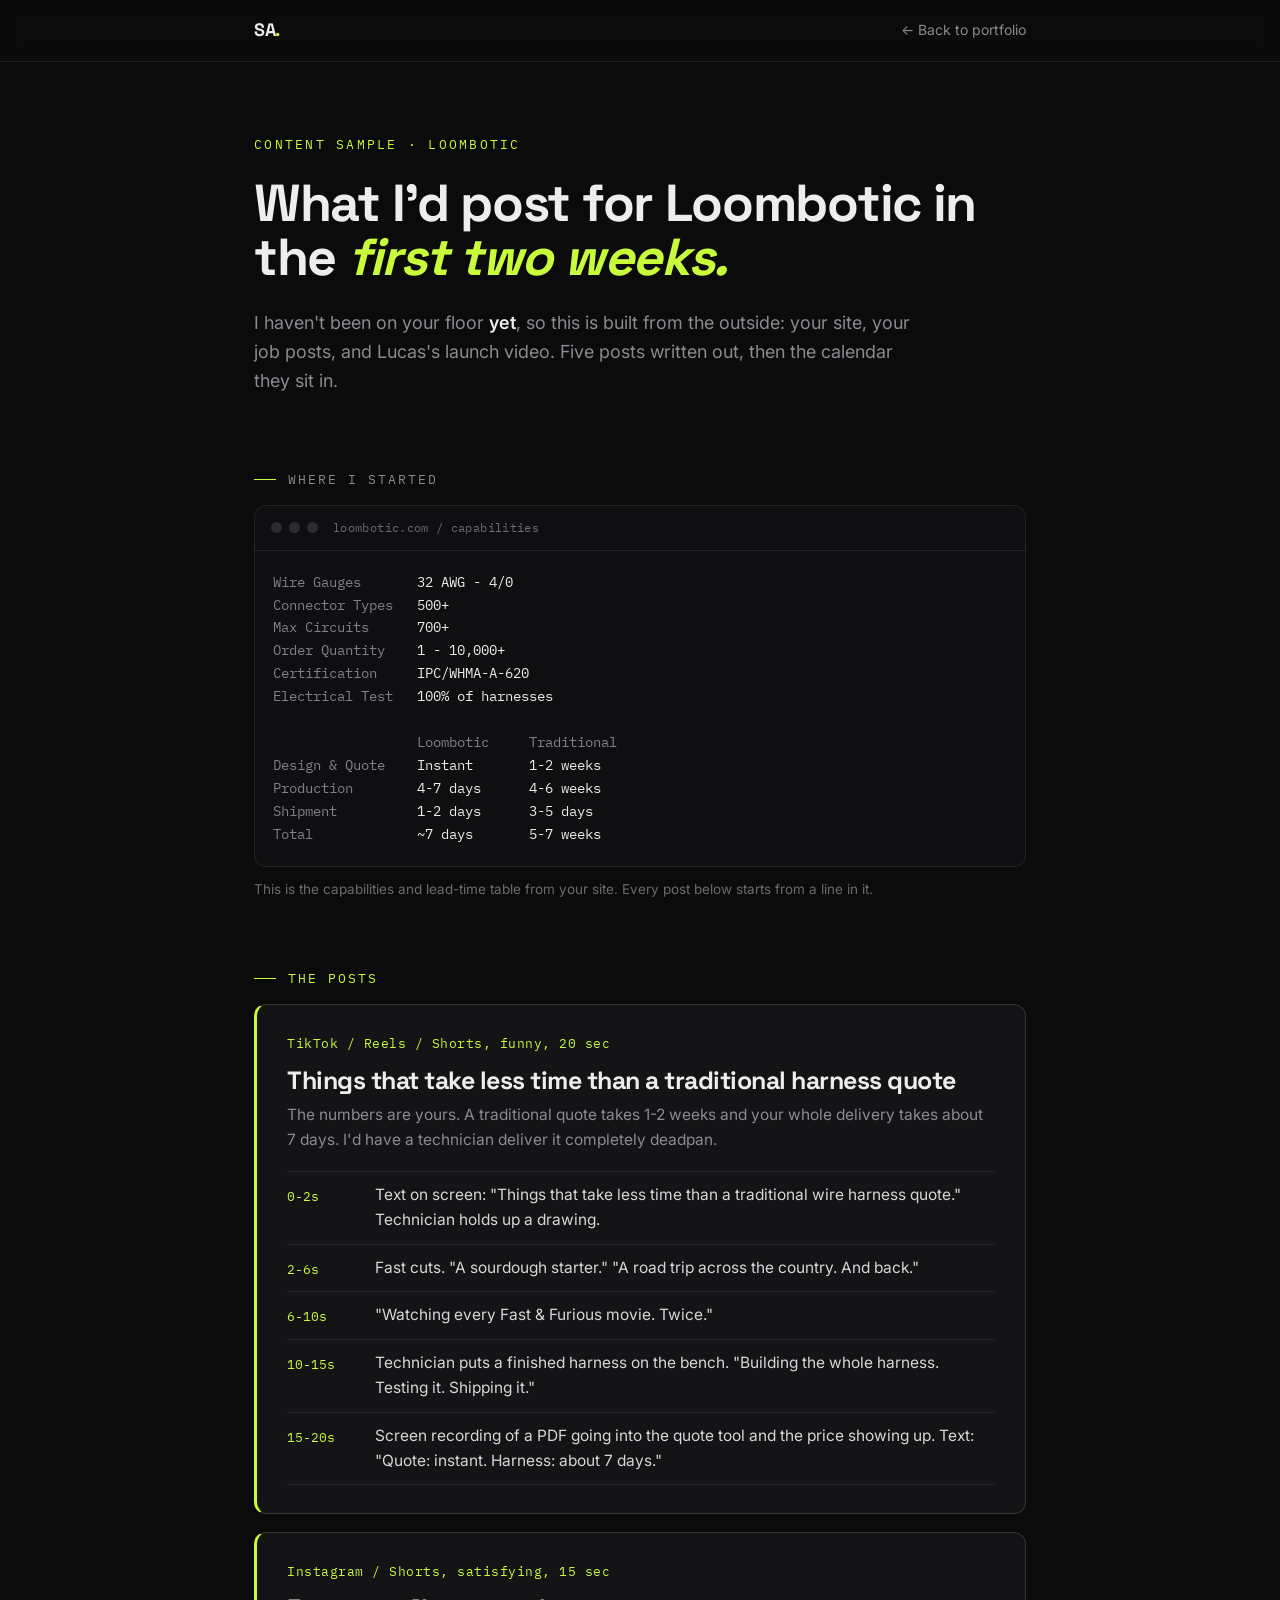
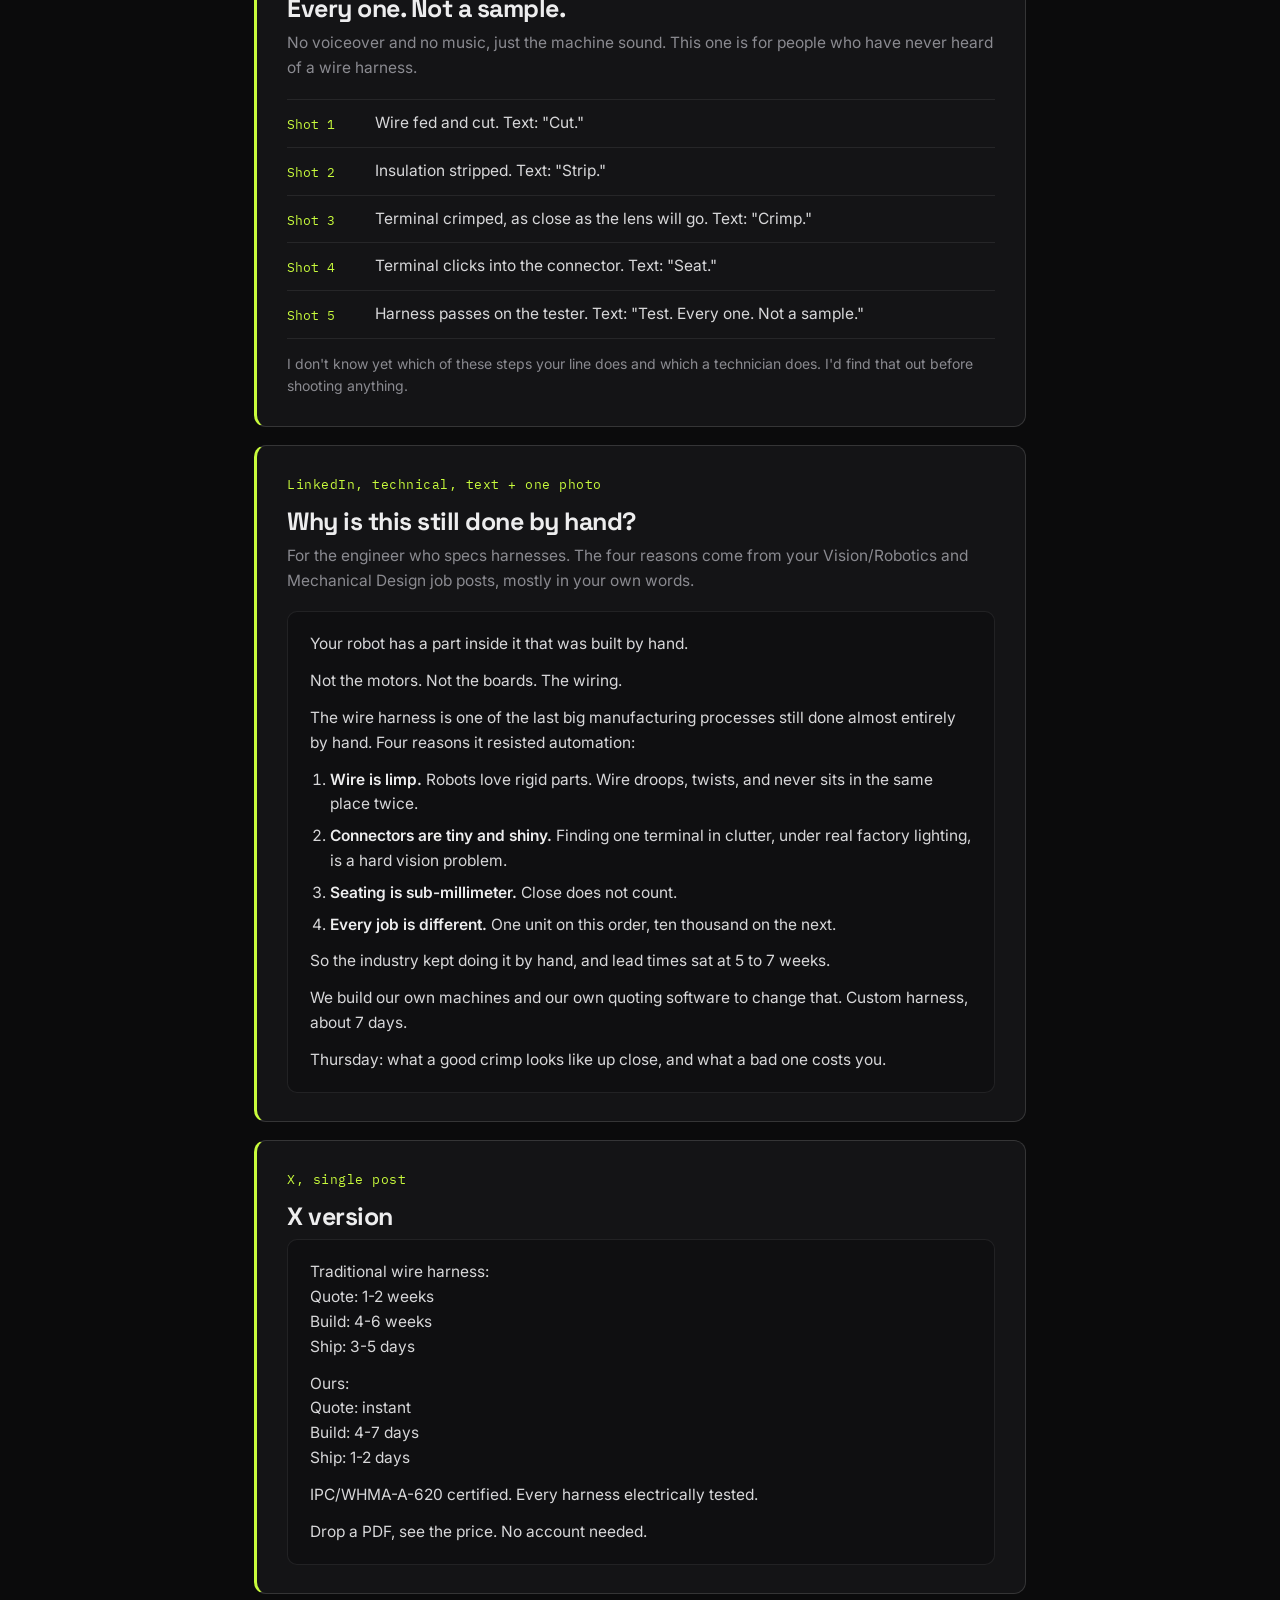
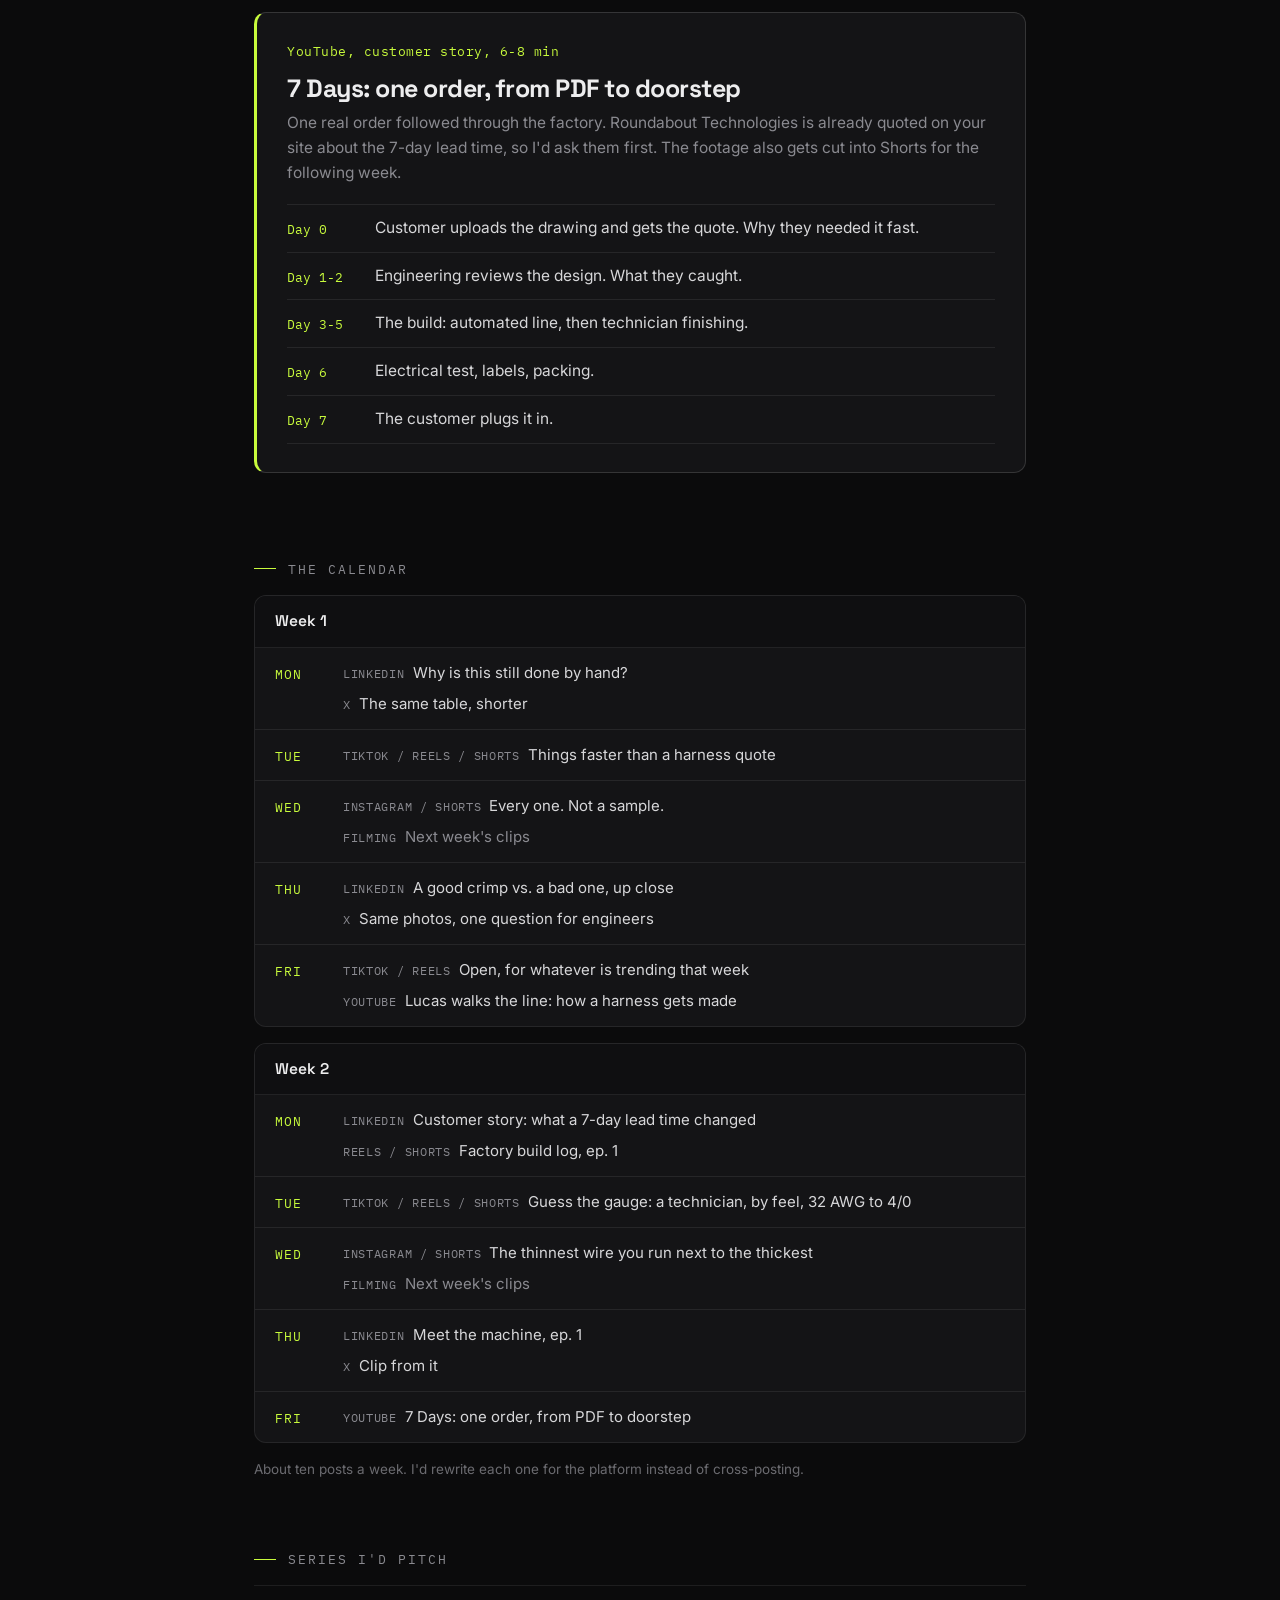
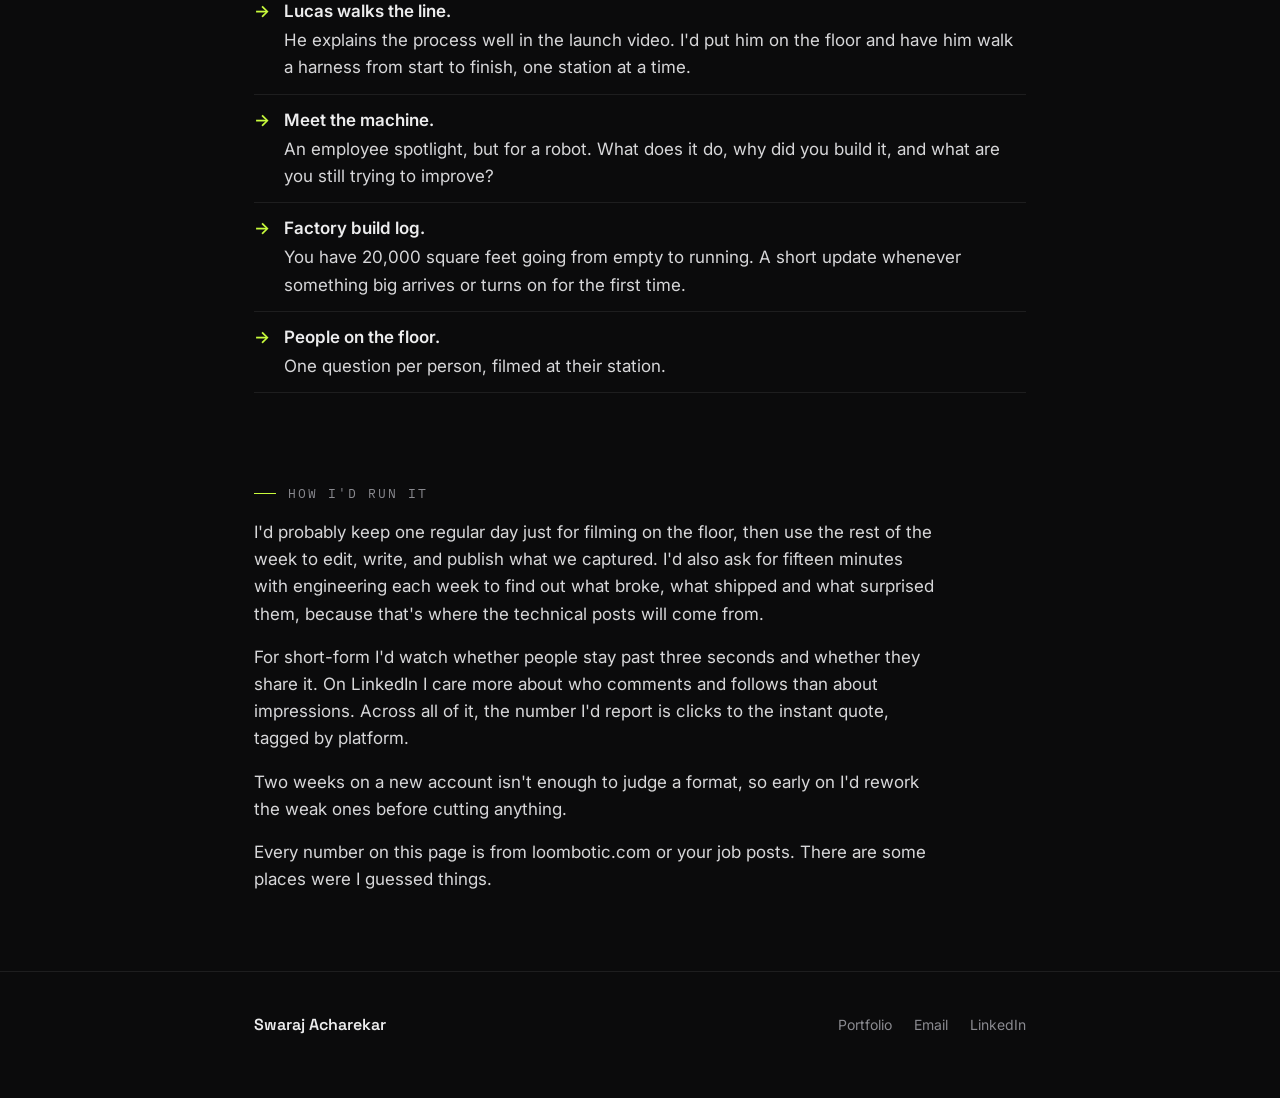
<file: loombotic 1.html>
<!DOCTYPE html>
<html lang="en">
<head>
<meta charset="UTF-8" />
<meta name="viewport" content="width=device-width, initial-scale=1.0" />
<title>Swaraj Acharekar — Loombotic: Spec Sheet → Content</title>
<meta name="description" content="A content sample: turning Loombotic's capabilities table into two weeks of platform-native content." />
<link rel="preconnect" href="https://fonts.googleapis.com" />
<link rel="preconnect" href="https://fonts.gstatic.com" crossorigin />
<link href="https://fonts.googleapis.com/css2?family=Space+Grotesk:wght@400;500;600;700&family=Inter:wght@400;500;600&family=IBM+Plex+Mono:wght@400;500&display=swap" rel="stylesheet" />
<style>
  :root{
    --bg:#0b0b0c;
    --panel:#141416;
    --panel-2:#0f0f11;
    --line:rgba(255,255,255,0.08);
    --line-strong:rgba(255,255,255,0.14);
    --ink:#ededee;
    --muted:#8a8a90;
    --muted-2:#6b6b70;
    --lime:#c8fb3c;
    --lime-dim:rgba(200,251,60,0.12);
    --lime-line:rgba(200,251,60,0.35);
  }
  *{box-sizing:border-box;}
  html{scroll-behavior:smooth;}
  body{
    margin:0;
    background:var(--bg);
    color:var(--ink);
    font-family:'Inter',system-ui,-apple-system,sans-serif;
    font-size:17px;
    line-height:1.6;
    -webkit-font-smoothing:antialiased;
  }
  a{color:inherit;}
  .wrap{max-width:820px;margin:0 auto;padding:0 24px;}

  /* Top bar */
  .topbar{
    position:sticky;top:0;z-index:10;
    background:rgba(11,11,12,0.82);
    backdrop-filter:blur(10px);
    border-bottom:1px solid var(--line);
  }
  .topbar-inner{
    max-width:820px;margin:0 auto;padding:16px 24px;
    display:flex;align-items:center;justify-content:space-between;
  }
  .mark{
    font-family:'Space Grotesk',sans-serif;font-weight:700;
    letter-spacing:-0.02em;font-size:18px;text-decoration:none;
  }
  .mark span{color:var(--lime);}
  .back{
    font-size:14px;color:var(--muted);text-decoration:none;
    transition:color .2s ease;
  }
  .back:hover{color:var(--lime);}

  /* Hero */
  .hero{padding:72px 0 40px;}
  .eyebrow{
    font-family:'IBM Plex Mono',monospace;
    font-size:12.5px;letter-spacing:0.18em;text-transform:uppercase;
    color:var(--lime);margin-bottom:22px;
  }
  h1{
    font-family:'Space Grotesk',sans-serif;
    font-weight:700;letter-spacing:-0.025em;line-height:1.05;
    font-size:clamp(34px,6vw,52px);
    margin:0 0 24px;
  }
  h1 em{font-style:italic;color:var(--lime);}
  .lede{
    font-size:18px;color:var(--muted);max-width:660px;margin:0;
  }
  .lede strong{color:var(--ink);font-weight:600;}

  /* Section scaffolding */
  section{padding:34px 0;}
  .label{
    font-family:'IBM Plex Mono',monospace;
    font-size:12.5px;letter-spacing:0.16em;text-transform:uppercase;
    color:var(--muted);margin-bottom:16px;
    display:flex;align-items:center;gap:12px;
  }
  .label::before{
    content:"";width:22px;height:1px;background:var(--lime);flex:none;
  }
  .label.after-label{color:var(--lime);}

  /* BEFORE — raw terminal block */
  .raw{
    background:var(--panel-2);
    border:1px solid var(--line);
    border-radius:12px;
    overflow:hidden;
  }
  .raw-head{
    display:flex;align-items:center;gap:7px;
    padding:12px 16px;border-bottom:1px solid var(--line);
  }
  .dot{width:11px;height:11px;border-radius:50%;background:#2c2c30;}
  .raw-title{
    margin-left:8px;font-family:'IBM Plex Mono',monospace;
    font-size:12px;color:var(--muted-2);letter-spacing:0.03em;
  }
  .raw pre{
    margin:0;padding:20px 18px;
    font-family:'IBM Plex Mono',monospace;
    font-size:13.5px;line-height:1.7;color:#b9b9bd;
    white-space:pre-wrap;word-break:break-word;
  }
  .raw pre .k{color:#7f8288;}

  /* AFTER — polished announcement */
  .announcement{
    background:var(--panel);
    border:1px solid var(--line-strong);
    border-left:3px solid var(--lime);
    border-radius:12px;
    padding:36px 34px;
  }
  .announcement h2{
    font-family:'Space Grotesk',sans-serif;
    font-weight:700;letter-spacing:-0.02em;line-height:1.15;
    font-size:clamp(24px,3.6vw,30px);
    margin:0 0 22px;
  }
  .announcement p{margin:0 0 18px;color:#d7d7d9;}
  .announcement p.tight{margin-bottom:10px;}
  .announcement .kicker{
    font-family:'Space Grotesk',sans-serif;font-weight:600;
    color:var(--ink);font-size:19px;margin-bottom:20px;
  }
  .feat{list-style:none;padding:0;margin:0 0 22px;}
  .feat li{
    position:relative;padding:12px 0 12px 30px;
    border-top:1px solid var(--line);color:#d7d7d9;
  }
  .feat li:last-child{border-bottom:1px solid var(--line);}
  .feat li::before{
    content:"\2192";position:absolute;left:0;top:12px;
    color:var(--lime);font-weight:600;
  }
  .feat b{color:var(--ink);font-weight:600;}
  .close-line{
    font-family:'Space Grotesk',sans-serif;font-weight:500;
    font-size:19px;color:var(--ink);line-height:1.45;
    margin:24px 0 26px !important;
  }
  .cta{
    display:flex;flex-wrap:wrap;align-items:baseline;gap:6px 12px;
    padding-top:22px;border-top:1px solid var(--line);
  }
  .cta .cta-lead{color:var(--lime);font-weight:600;}
  .cta .cta-path{
    font-family:'IBM Plex Mono',monospace;font-size:13.5px;color:var(--muted);
  }

  /* WHY IT MATTERS callout */
  .why{
    background:linear-gradient(180deg,var(--lime-dim),rgba(200,251,60,0.02));
    border:1px solid var(--lime-line);
    border-radius:12px;padding:30px 30px;
  }
  .why h3{
    font-family:'Space Grotesk',sans-serif;font-weight:600;
    font-size:20px;margin:0 0 14px;letter-spacing:-0.01em;
  }
  .why p{margin:0;color:#d3d6ca;font-size:16.5px;}

  /* The thinking */
  .thinking-grid{display:grid;gap:1px;background:var(--line);border:1px solid var(--line);border-radius:12px;overflow:hidden;}
  .think{background:var(--panel);padding:22px 24px;}
  .think .n{
    font-family:'IBM Plex Mono',monospace;font-size:12px;
    color:var(--lime);letter-spacing:0.1em;margin-bottom:9px;
  }
  .think h4{
    font-family:'Space Grotesk',sans-serif;font-weight:600;
    font-size:16.5px;margin:0 0 7px;
  }
  .think p{margin:0;color:var(--muted);font-size:15px;}

  /* Footer */
  footer{
    border-top:1px solid var(--line);
    margin-top:44px;padding:40px 0 60px;
  }
  .foot-inner{display:flex;flex-wrap:wrap;gap:18px;justify-content:space-between;align-items:center;}
  .foot-name{font-family:'Space Grotesk',sans-serif;font-weight:600;font-size:16px;}
  .foot-links{display:flex;gap:22px;flex-wrap:wrap;}
  .foot-links a{font-size:14px;color:var(--muted);text-decoration:none;transition:color .2s ease;}
  .foot-links a:hover{color:var(--lime);}

  /* reveal animation */
  .reveal{opacity:0;transform:translateY(14px);transition:opacity .6s ease,transform .6s ease;}
  .reveal.in{opacity:1;transform:none;}
  @media (prefers-reduced-motion:reduce){
    .reveal{opacity:1;transform:none;transition:none;}
    html{scroll-behavior:auto;}
  }
  @media (max-width:560px){
    body{font-size:16px;}
    .announcement{padding:26px 20px;}
    .why{padding:24px 20px;}
  }

  /* --- Loombotic additions --- */
  .raw pre .v{color:#ededee;}
  .raw pre{white-space:pre;overflow-x:auto;}
  @media (max-width:560px){.raw pre{font-size:11.5px;padding:16px 14px;}}
  .src{font-size:13.5px;color:var(--muted-2);margin:12px 0 0;}
  .piece{
    background:var(--panel);border:1px solid var(--line-strong);
    border-left:3px solid var(--lime);border-radius:12px;
    padding:28px 30px;margin-bottom:18px;
  }
  .piece-head{display:flex;flex-wrap:wrap;gap:8px 10px;align-items:center;margin-bottom:14px;}
  .tag{
    font-family:'IBM Plex Mono',monospace;font-size:11.5px;letter-spacing:0.1em;
    text-transform:uppercase;padding:4px 9px;border-radius:999px;
    border:1px solid var(--lime-line);color:var(--lime);background:var(--lime-dim);
  }
  .tag.mode{border-color:var(--line-strong);color:var(--muted);background:transparent;}
  .piece h3{
    font-family:'Space Grotesk',sans-serif;font-weight:700;letter-spacing:-0.02em;
    font-size:clamp(21px,3.2vw,25px);line-height:1.2;margin:0 0 8px;
  }
  .piece .sub{color:var(--muted);font-size:15.5px;margin:0 0 18px;}
  .beats{border-top:1px solid var(--line);}
  .beat{display:grid;grid-template-columns:74px 1fr;gap:14px;padding:11px 0;border-bottom:1px solid var(--line);}
  .beat .t{font-family:'IBM Plex Mono',monospace;font-size:12.5px;color:var(--lime);padding-top:3px;}
  .beat .d{color:#d7d7d9;font-size:15.5px;}
  .beat .d b{color:var(--ink);font-weight:600;}
  .post{
    background:var(--panel-2);border:1px solid var(--line);border-radius:10px;
    padding:20px 22px;color:#d7d7d9;font-size:15.5px;
  }
  .post p{margin:0 0 12px;}
  .post p:last-child{margin-bottom:0;}
  .post ol{margin:0 0 12px;padding-left:20px;}
  .post li{margin-bottom:7px;}
  .post b{color:var(--ink);font-weight:600;}
  .note{font-size:14px;color:var(--muted);margin:14px 0 0;}
  .note b{color:var(--lime);font-weight:500;font-family:'IBM Plex Mono',monospace;font-size:12.5px;}
  .cal{border:1px solid var(--line);border-radius:12px;overflow:hidden;background:var(--panel);margin-bottom:16px;}
  .cal-head{
    padding:13px 20px;border-bottom:1px solid var(--line);background:var(--panel-2);
    font-family:'Space Grotesk',sans-serif;font-weight:600;font-size:15.5px;
  }
  .cal-head span{color:var(--muted);font-weight:400;font-family:'Inter',sans-serif;font-size:14px;margin-left:8px;}
  .day{display:grid;grid-template-columns:54px 1fr;gap:14px;padding:13px 20px;border-bottom:1px solid var(--line);}
  .day:last-child{border-bottom:0;}
  .day .dn{font-family:'IBM Plex Mono',monospace;font-size:12.5px;color:var(--lime);letter-spacing:0.08em;padding-top:3px;}
  .day .items{display:grid;gap:7px;}
  .day .it{font-size:15px;color:#d7d7d9;}
  .day .it i{
    font-style:normal;font-family:'IBM Plex Mono',monospace;font-size:11.5px;
    color:var(--muted);letter-spacing:0.06em;text-transform:uppercase;margin-right:8px;
  }
  .day .it.floor{color:var(--muted);}
  @media (max-width:560px){
    .piece{padding:22px 18px;}
    .post{padding:16px 16px;}
    .beat{grid-template-columns:58px 1fr;gap:10px;}
    .day{padding:12px 16px;gap:10px;grid-template-columns:44px 1fr;}
    .cal-head span{display:block;margin:2px 0 0;}
  }
  .meta{font-family:'IBM Plex Mono',monospace;font-size:12.5px;color:var(--lime);letter-spacing:0.04em;margin-bottom:12px;}
  .prose p{color:#d7d7d9;margin:0 0 16px;max-width:680px;}
  .prose p:last-child{margin-bottom:0;}
  .feat li b{display:block;margin-bottom:2px;}
</style>
</head>
<body>

  <div class="topbar">
    <div class="topbar-inner">
      <a class="mark" href="./#hero">SA<span>.</span></a>
      <a class="back" href="./#work">&larr; Back to portfolio</a>
    </div>
  </div>

  <main class="wrap">

    <header class="hero reveal">
      <div class="eyebrow">Content sample · Loombotic</div>
      <h1>What I'd post for Loombotic in the <em>first two weeks.</em></h1>
      <p class="lede">I haven't been on your floor <strong>yet</strong>, so this is built from the outside: your site, your job posts, and Lucas's launch video. Five posts written out, then the calendar they sit in.</p>
    </header>

    <!-- YOUR VIDEO GOES HERE. Once you've cut the "faster than a quote" video, put the file
         in the repo, uncomment this block, and fix the filename.
    <section class="reveal">
      <div class="label after-label">I made the first one</div>
      <video src="faster-than-a-quote.mp4" controls playsinline style="width:100%;max-width:360px;border-radius:12px;border:1px solid var(--line-strong);display:block;"></video>
      <p class="src">Shot and cut on my phone in an evening. Script is the first post below.</p>
    </section>
    -->

    <section class="reveal">
      <div class="label">Where I started</div>
      <div class="raw">
        <div class="raw-head">
          <span class="dot"></span><span class="dot"></span><span class="dot"></span>
          <span class="raw-title">loombotic.com / capabilities</span>
        </div>
<pre><span class="k">Wire Gauges       </span><span class="v">32 AWG - 4/0</span>
<span class="k">Connector Types   </span><span class="v">500+</span>
<span class="k">Max Circuits      </span><span class="v">700+</span>
<span class="k">Order Quantity    </span><span class="v">1 - 10,000+</span>
<span class="k">Certification     </span><span class="v">IPC/WHMA-A-620</span>
<span class="k">Electrical Test   </span><span class="v">100% of harnesses</span>

<span class="k">                  Loombotic     Traditional</span>
<span class="k">Design &amp; Quote    </span><span class="v">Instant       1-2 weeks</span>
<span class="k">Production        </span><span class="v">4-7 days      4-6 weeks</span>
<span class="k">Shipment          </span><span class="v">1-2 days      3-5 days</span>
<span class="k">Total             </span><span class="v">~7 days       5-7 weeks</span></pre>
      </div>
      <p class="src">This is the capabilities and lead-time table from your site. Every post below starts from a line in it.</p>
    </section>

    <section class="reveal">
      <div class="label after-label">The posts</div>

      <article class="piece">
        <div class="meta">TikTok / Reels / Shorts, funny, 20 sec</div>
        <h3>Things that take less time than a traditional harness quote</h3>
        <p class="sub">The numbers are yours. A traditional quote takes 1-2 weeks and your whole delivery takes about 7 days. I'd have a technician deliver it completely deadpan.</p>
        <div class="beats">
          <div class="beat"><div class="t">0-2s</div><div class="d">Text on screen: "Things that take less time than a traditional wire harness quote." Technician holds up a drawing.</div></div>
          <div class="beat"><div class="t">2-6s</div><div class="d">Fast cuts. "A sourdough starter." "A road trip across the country. And back."</div></div>
          <div class="beat"><div class="t">6-10s</div><div class="d">"Watching every Fast &amp; Furious movie. Twice."</div></div>
          <div class="beat"><div class="t">10-15s</div><div class="d">Technician puts a finished harness on the bench. "Building the whole harness. Testing it. Shipping it."</div></div>
          <div class="beat"><div class="t">15-20s</div><div class="d">Screen recording of a PDF going into the quote tool and the price showing up. Text: "Quote: instant. Harness: about 7 days."</div></div>
        </div>
      </article>

      <article class="piece">
        <div class="meta">Instagram / Shorts, satisfying, 15 sec</div>
        <h3>Every one. Not a sample.</h3>
        <p class="sub">No voiceover and no music, just the machine sound. This one is for people who have never heard of a wire harness.</p>
        <div class="beats">
          <div class="beat"><div class="t">Shot 1</div><div class="d">Wire fed and cut. Text: "Cut."</div></div>
          <div class="beat"><div class="t">Shot 2</div><div class="d">Insulation stripped. Text: "Strip."</div></div>
          <div class="beat"><div class="t">Shot 3</div><div class="d">Terminal crimped, as close as the lens will go. Text: "Crimp."</div></div>
          <div class="beat"><div class="t">Shot 4</div><div class="d">Terminal clicks into the connector. Text: "Seat."</div></div>
          <div class="beat"><div class="t">Shot 5</div><div class="d">Harness passes on the tester. Text: "Test. Every one. Not a sample."</div></div>
        </div>
        <p class="note">I don't know yet which of these steps your line does and which a technician does. I'd find that out before shooting anything.</p>
      </article>

      <article class="piece">
        <div class="meta">LinkedIn, technical, text + one photo</div>
        <h3>Why is this still done by hand?</h3>
        <p class="sub">For the engineer who specs harnesses. The four reasons come from your Vision/Robotics and Mechanical Design job posts, mostly in your own words.</p>
        <div class="post">
          <p>Your robot has a part inside it that was built by hand.</p>
          <p>Not the motors. Not the boards. The wiring.</p>
          <p>The wire harness is one of the last big manufacturing processes still done almost entirely by hand. Four reasons it resisted automation:</p>
          <ol>
            <li><b>Wire is limp.</b> Robots love rigid parts. Wire droops, twists, and never sits in the same place twice.</li>
            <li><b>Connectors are tiny and shiny.</b> Finding one terminal in clutter, under real factory lighting, is a hard vision problem.</li>
            <li><b>Seating is sub-millimeter.</b> Close does not count.</li>
            <li><b>Every job is different.</b> One unit on this order, ten thousand on the next.</li>
          </ol>
          <p>So the industry kept doing it by hand, and lead times sat at 5 to 7 weeks.</p>
          <p>We build our own machines and our own quoting software to change that. Custom harness, about 7 days.</p>
          <p>Thursday: what a good crimp looks like up close, and what a bad one costs you.</p>
        </div>
      </article>

      <article class="piece">
        <div class="meta">X, single post</div>
        <h3>X version</h3>
        <div class="post">
          <p>Traditional wire harness:<br/>Quote: 1-2 weeks<br/>Build: 4-6 weeks<br/>Ship: 3-5 days</p>
          <p>Ours:<br/>Quote: instant<br/>Build: 4-7 days<br/>Ship: 1-2 days</p>
          <p>IPC/WHMA-A-620 certified. Every harness electrically tested.</p>
          <p>Drop a PDF, see the price. No account needed.</p>
        </div>
      </article>

      <article class="piece">
        <div class="meta">YouTube, customer story, 6-8 min</div>
        <h3>7 Days: one order, from PDF to doorstep</h3>
        <p class="sub">One real order followed through the factory. Roundabout Technologies is already quoted on your site about the 7-day lead time, so I'd ask them first. The footage also gets cut into Shorts for the following week.</p>
        <div class="beats">
          <div class="beat"><div class="t">Day 0</div><div class="d">Customer uploads the drawing and gets the quote. Why they needed it fast.</div></div>
          <div class="beat"><div class="t">Day 1-2</div><div class="d">Engineering reviews the design. What they caught.</div></div>
          <div class="beat"><div class="t">Day 3-5</div><div class="d">The build: automated line, then technician finishing.</div></div>
          <div class="beat"><div class="t">Day 6</div><div class="d">Electrical test, labels, packing.</div></div>
          <div class="beat"><div class="t">Day 7</div><div class="d">The customer plugs it in.</div></div>
        </div>
      </article>
    </section>

    <section class="reveal">
      <div class="label">The calendar</div>

      <div class="cal">
        <div class="cal-head">Week 1</div>
        <div class="day"><div class="dn">MON</div><div class="items"><div class="it"><i>LinkedIn</i>Why is this still done by hand?</div><div class="it"><i>X</i>The same table, shorter</div></div></div>
        <div class="day"><div class="dn">TUE</div><div class="items"><div class="it"><i>TikTok / Reels / Shorts</i>Things faster than a harness quote</div></div></div>
        <div class="day"><div class="dn">WED</div><div class="items"><div class="it"><i>Instagram / Shorts</i>Every one. Not a sample.</div><div class="it floor"><i>Filming</i>Next week's clips</div></div></div>
        <div class="day"><div class="dn">THU</div><div class="items"><div class="it"><i>LinkedIn</i>A good crimp vs. a bad one, up close</div><div class="it"><i>X</i>Same photos, one question for engineers</div></div></div>
        <div class="day"><div class="dn">FRI</div><div class="items"><div class="it"><i>TikTok / Reels</i>Open, for whatever is trending that week</div><div class="it"><i>YouTube</i>Lucas walks the line: how a harness gets made</div></div></div>
      </div>

      <div class="cal">
        <div class="cal-head">Week 2</div>
        <div class="day"><div class="dn">MON</div><div class="items"><div class="it"><i>LinkedIn</i>Customer story: what a 7-day lead time changed</div><div class="it"><i>Reels / Shorts</i>Factory build log, ep. 1</div></div></div>
        <div class="day"><div class="dn">TUE</div><div class="items"><div class="it"><i>TikTok / Reels / Shorts</i>Guess the gauge: a technician, by feel, 32 AWG to 4/0</div></div></div>
        <div class="day"><div class="dn">WED</div><div class="items"><div class="it"><i>Instagram / Shorts</i>The thinnest wire you run next to the thickest</div><div class="it floor"><i>Filming</i>Next week's clips</div></div></div>
        <div class="day"><div class="dn">THU</div><div class="items"><div class="it"><i>LinkedIn</i>Meet the machine, ep. 1</div><div class="it"><i>X</i>Clip from it</div></div></div>
        <div class="day"><div class="dn">FRI</div><div class="items"><div class="it"><i>YouTube</i>7 Days: one order, from PDF to doorstep</div></div></div>
      </div>
      <p class="src">About ten posts a week. I'd rewrite each one for the platform instead of cross-posting.</p>
    </section>

    <section class="reveal">
      <div class="label">Series I'd pitch</div>
      <ul class="feat">
        <li><b>Lucas walks the line.</b> He explains the process well in the launch video. I'd put him on the floor and have him walk a harness from start to finish, one station at a time.</li>
        <li><b>Meet the machine.</b> An employee spotlight, but for a robot. What does it do, why did you build it, and what are you still trying to improve?</li>
        <li><b>Factory build log.</b> You have 20,000 square feet going from empty to running. A short update whenever something big arrives or turns on for the first time.</li>
        <li><b>People on the floor.</b> One question per person, filmed at their station.</li>
      </ul>
    </section>

    <section class="reveal">
      <div class="label">How I'd run it</div>
      <div class="prose">
        <p>I'd probably keep one regular day just for filming on the floor, then use the rest of the week to edit, write, and publish what we captured. I'd also ask for fifteen minutes with engineering each week to find out what broke, what shipped and what surprised them, because that's where the technical posts will come from.</p>
        <p>For short-form I'd watch whether people stay past three seconds and whether they share it. On LinkedIn I care more about who comments and follows than about impressions. Across all of it, the number I'd report is clicks to the instant quote, tagged by platform.</p>
        <p>Two weeks on a new account isn't enough to judge a format, so early on I'd rework the weak ones before cutting anything.</p>
        <p>Every number on this page is from loombotic.com or your job posts. There are some places were I guessed things.</p>
      </div>
    </section>

  </main>

  <footer>
    <div class="wrap foot-inner">
      <div class="foot-name">Swaraj Acharekar</div>
      <div class="foot-links">
        <a href="./#hero">Portfolio</a>
        <a href="mailto:acharekarswaraj53@gmail.com">Email</a>
        <a href="https://www.linkedin.com/in/swaraj-acharekar-64b500201/" target="_blank" rel="noopener">LinkedIn</a>
      </div>
    </div>
  </footer>

  <script>
    (function(){
      var els = document.querySelectorAll('.reveal');
      if(!('IntersectionObserver' in window)){
        els.forEach(function(e){e.classList.add('in');});
        return;
      }
      var io = new IntersectionObserver(function(entries){
        entries.forEach(function(en){
          if(en.isIntersecting){en.target.classList.add('in');io.unobserve(en.target);}
        });
      },{threshold:0.12});
      els.forEach(function(e){io.observe(e);});
    })();
  </script>

</body>
</html>
</file>
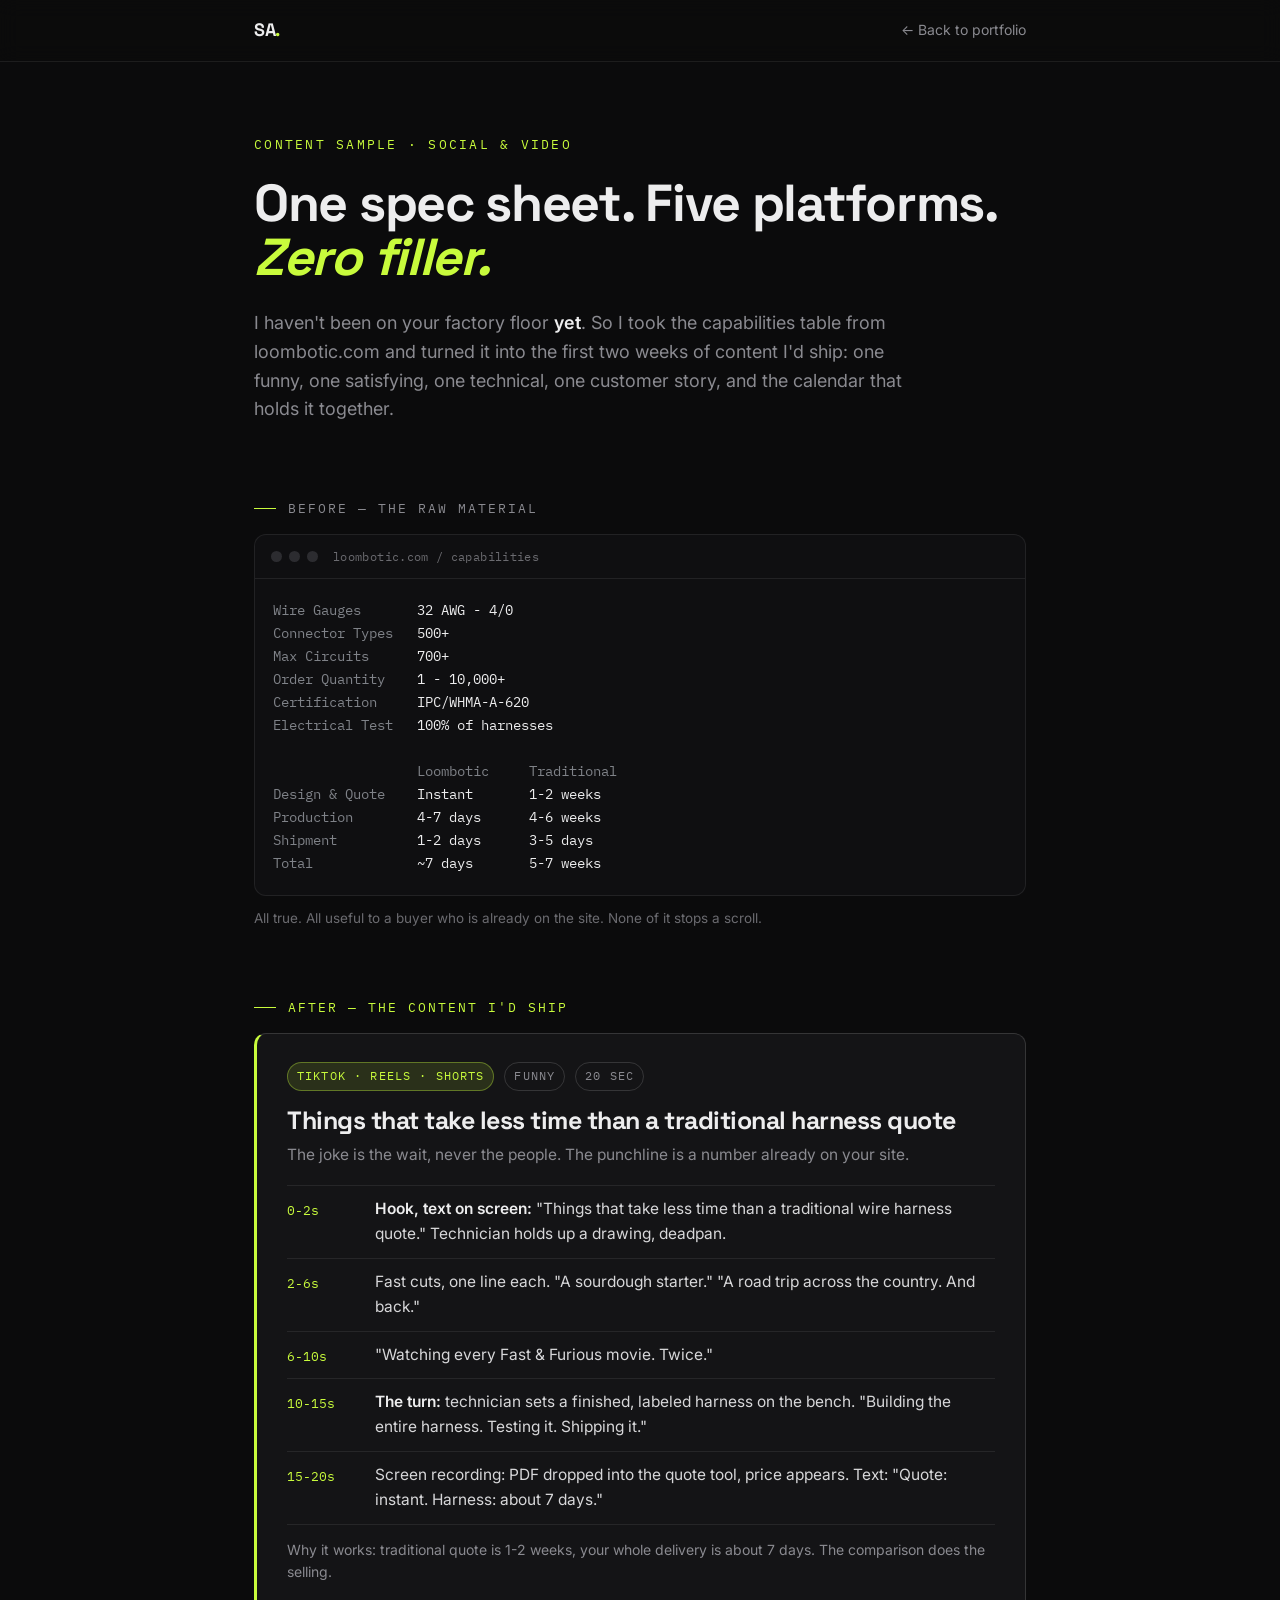
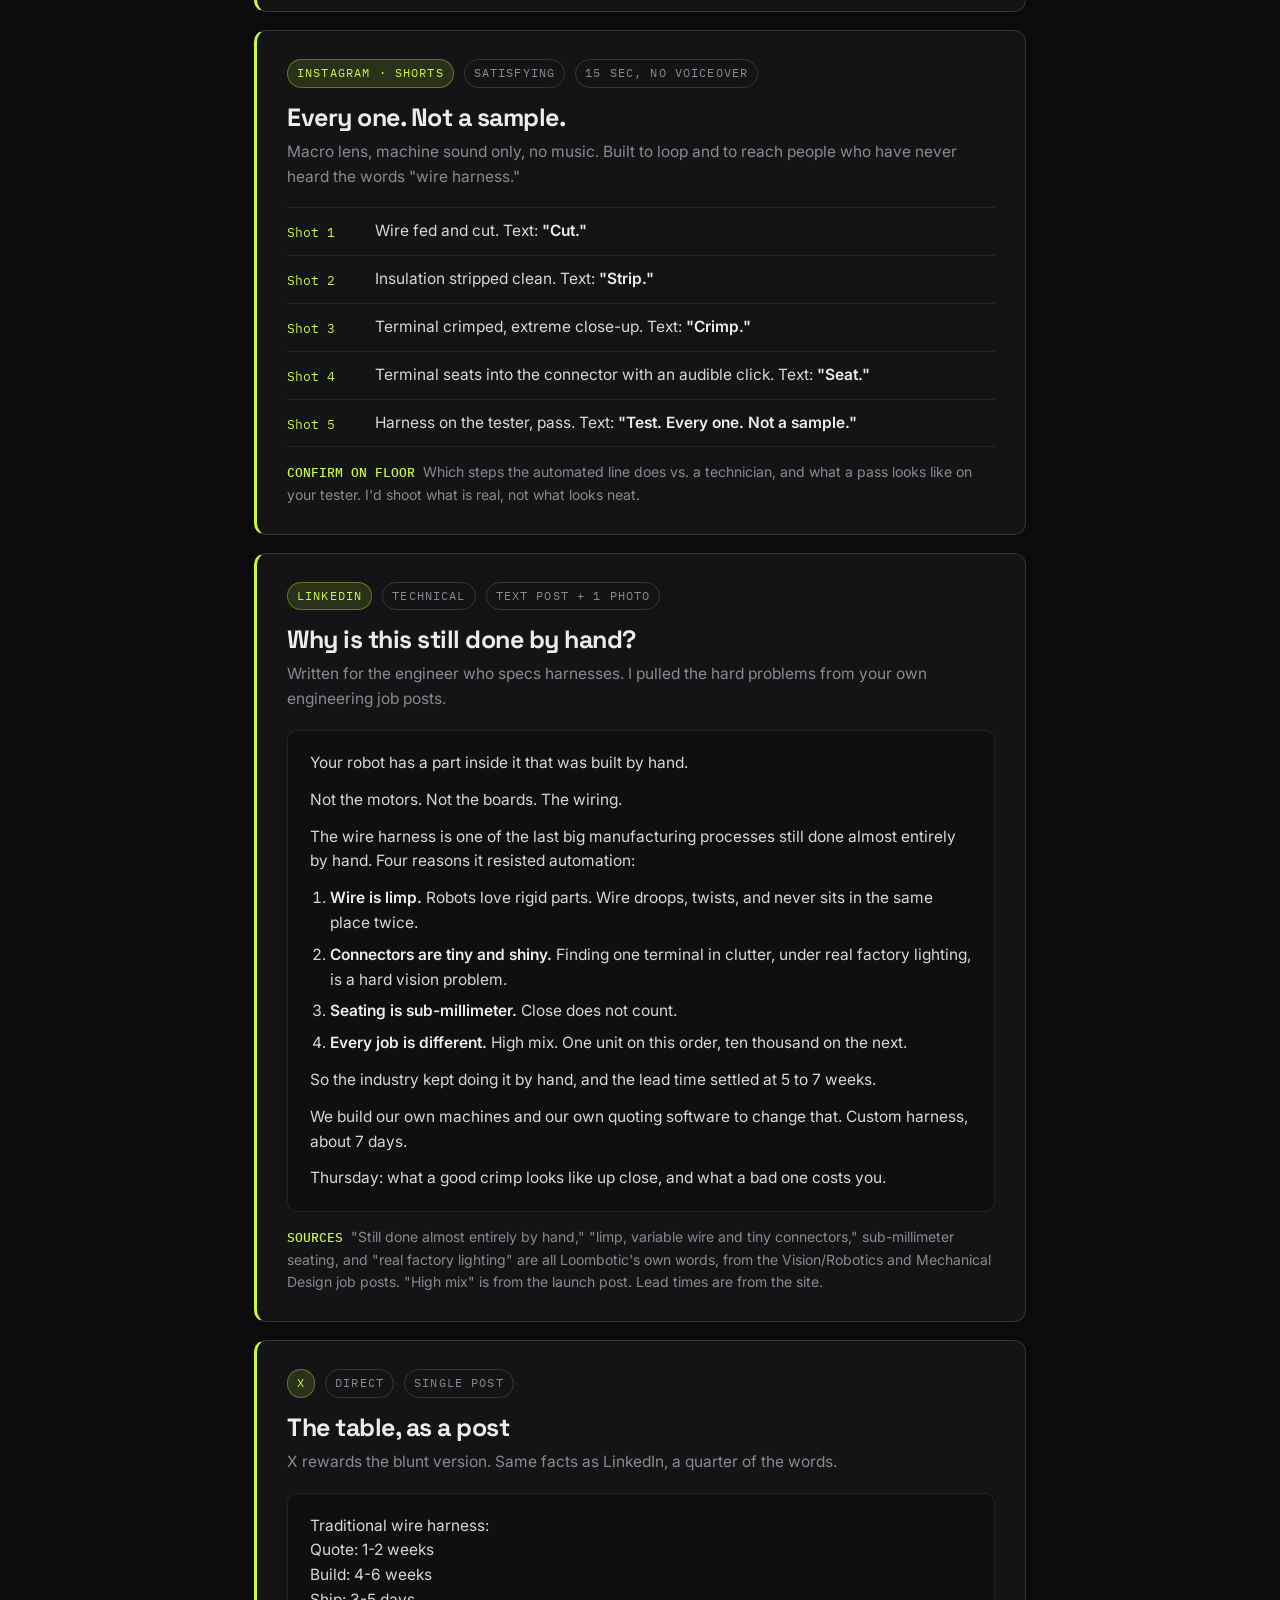
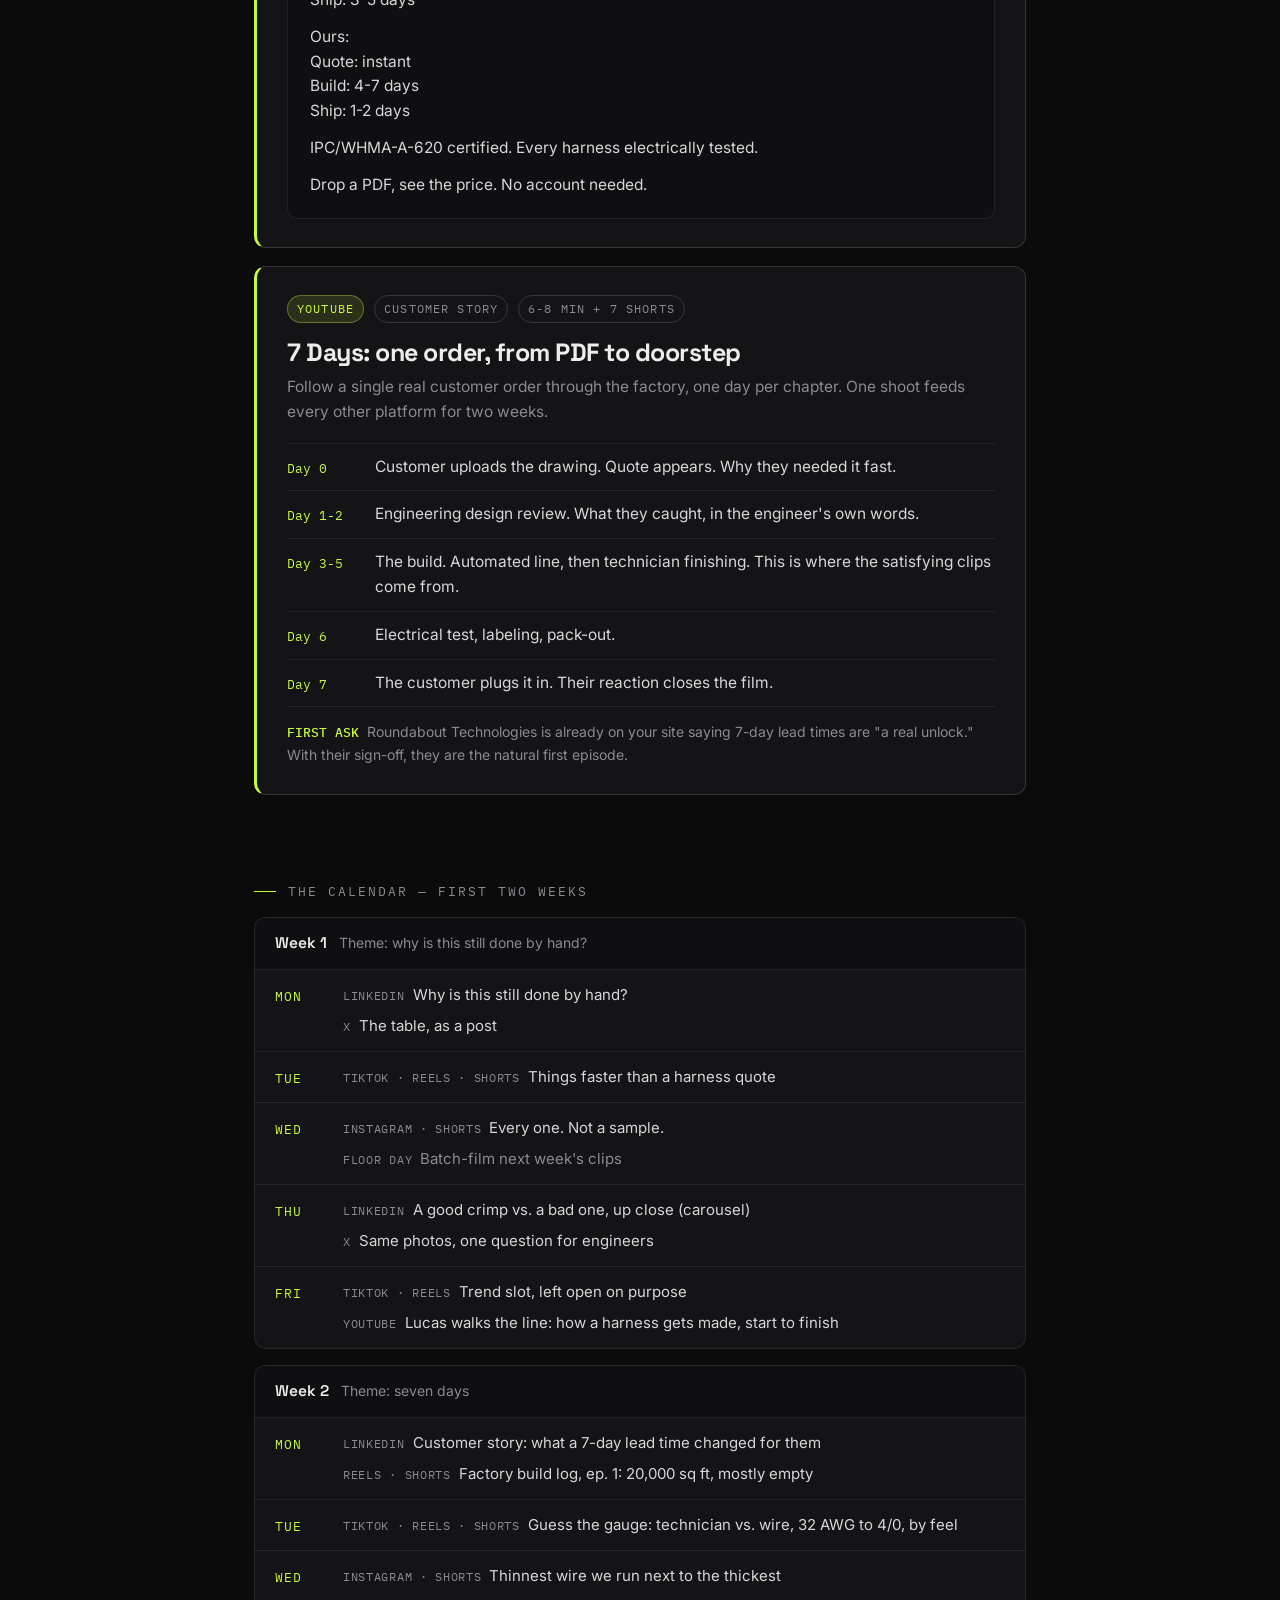
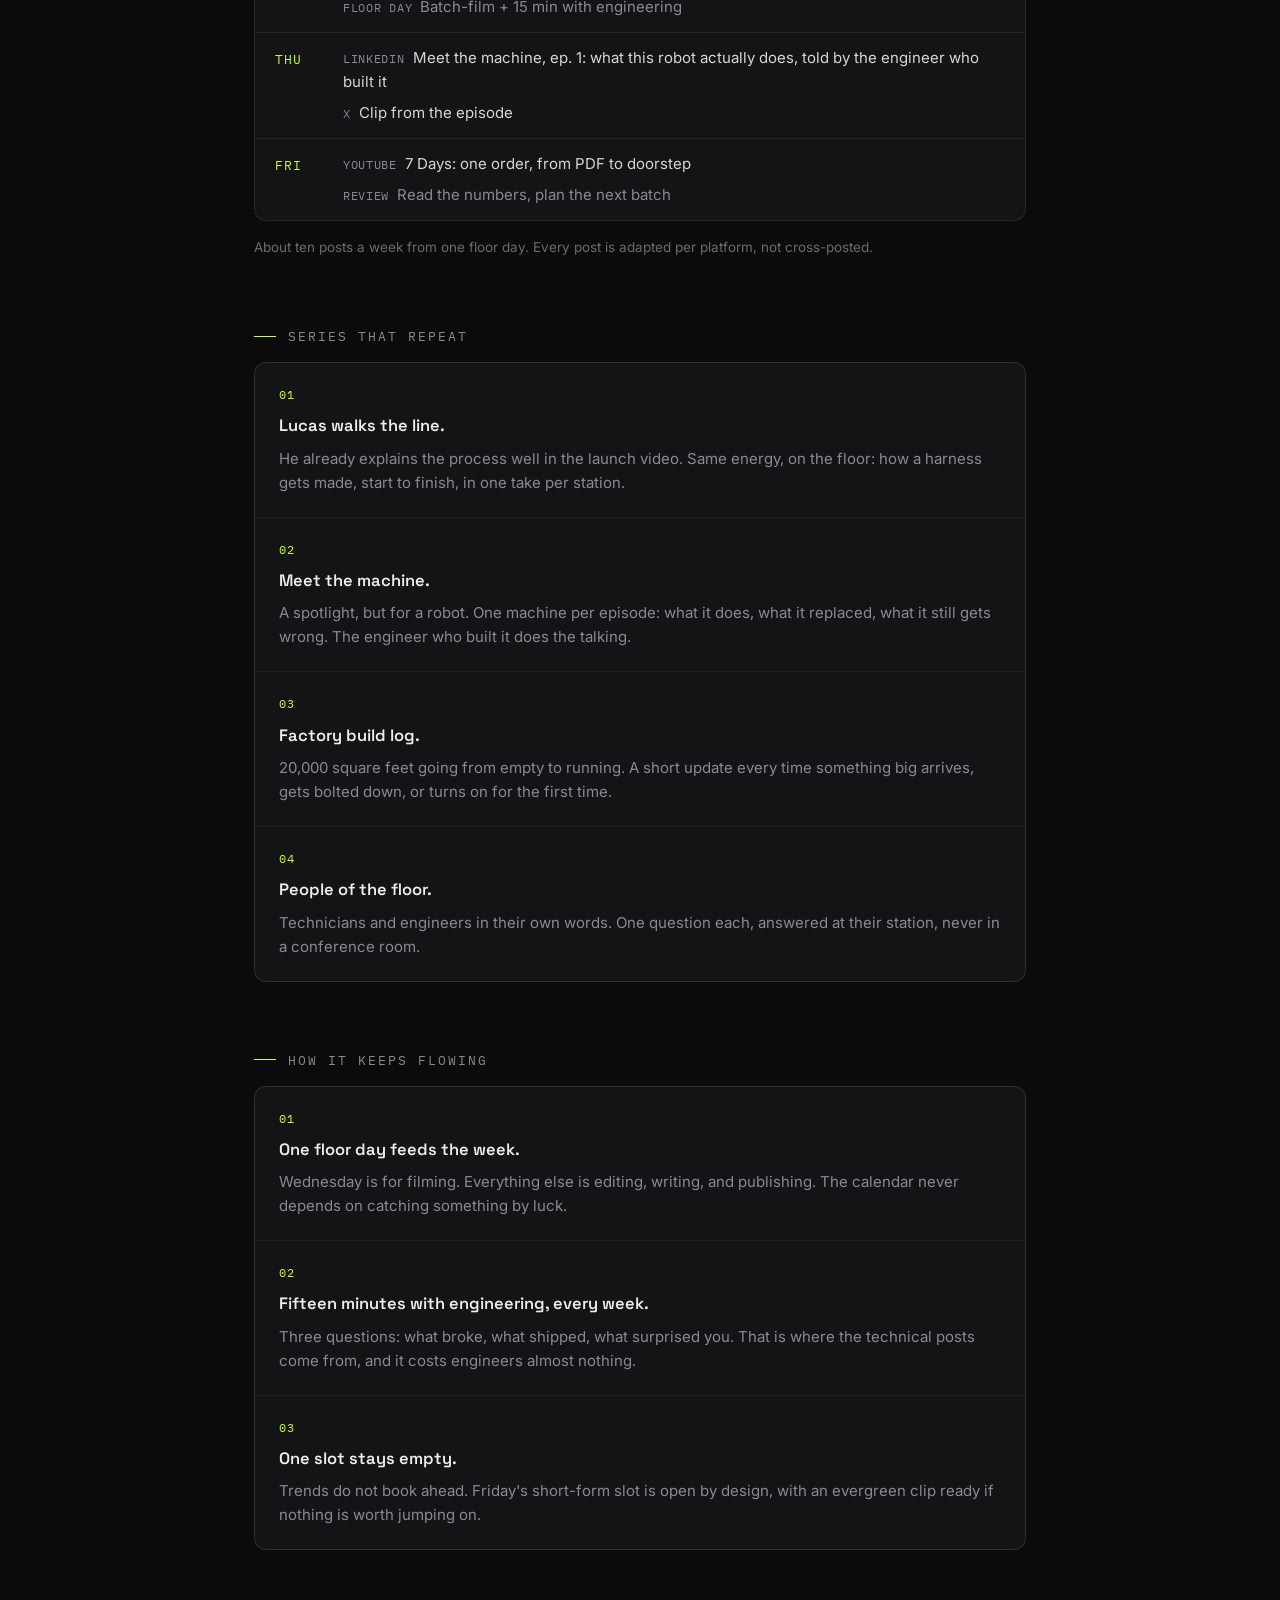
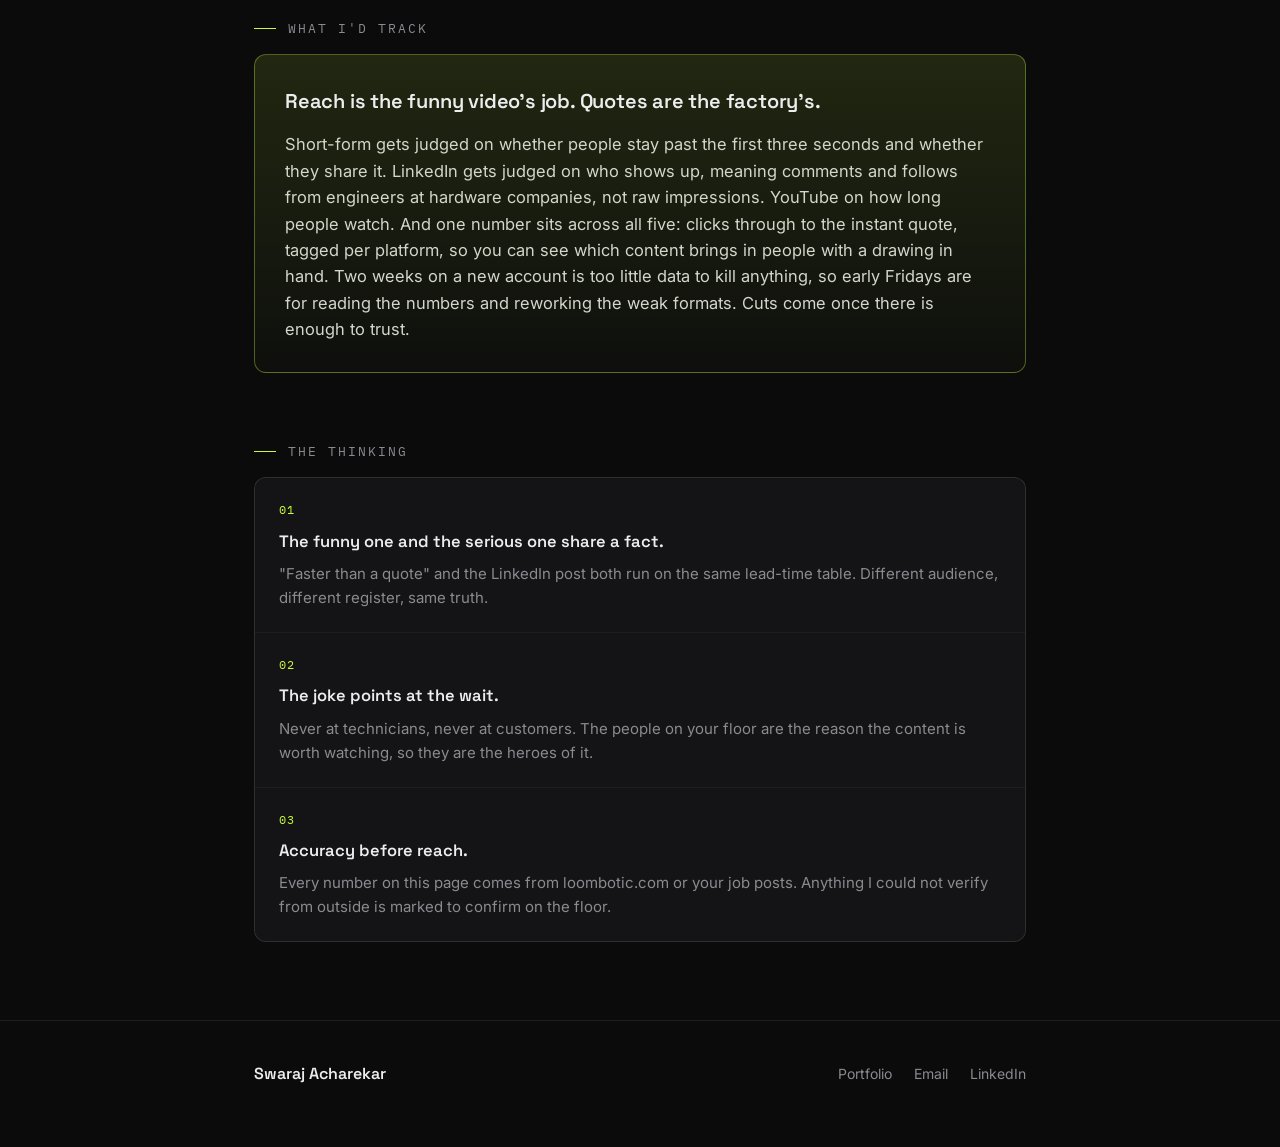
<file: loombotic.html>
<!DOCTYPE html>
<html lang="en">
<head>
<meta charset="UTF-8" />
<meta name="viewport" content="width=device-width, initial-scale=1.0" />
<title>Swaraj Acharekar — Loombotic: Spec Sheet → Content</title>
<meta name="description" content="A content sample: turning Loombotic's capabilities table into two weeks of platform-native content." />
<link rel="preconnect" href="https://fonts.googleapis.com" />
<link rel="preconnect" href="https://fonts.gstatic.com" crossorigin />
<link href="https://fonts.googleapis.com/css2?family=Space+Grotesk:wght@400;500;600;700&family=Inter:wght@400;500;600&family=IBM+Plex+Mono:wght@400;500&display=swap" rel="stylesheet" />
<style>
  :root{
    --bg:#0b0b0c;
    --panel:#141416;
    --panel-2:#0f0f11;
    --line:rgba(255,255,255,0.08);
    --line-strong:rgba(255,255,255,0.14);
    --ink:#ededee;
    --muted:#8a8a90;
    --muted-2:#6b6b70;
    --lime:#c8fb3c;
    --lime-dim:rgba(200,251,60,0.12);
    --lime-line:rgba(200,251,60,0.35);
  }
  *{box-sizing:border-box;}
  html{scroll-behavior:smooth;}
  body{
    margin:0;
    background:var(--bg);
    color:var(--ink);
    font-family:'Inter',system-ui,-apple-system,sans-serif;
    font-size:17px;
    line-height:1.6;
    -webkit-font-smoothing:antialiased;
  }
  a{color:inherit;}
  .wrap{max-width:820px;margin:0 auto;padding:0 24px;}

  /* Top bar */
  .topbar{
    position:sticky;top:0;z-index:10;
    background:rgba(11,11,12,0.82);
    backdrop-filter:blur(10px);
    border-bottom:1px solid var(--line);
  }
  .topbar-inner{
    max-width:820px;margin:0 auto;padding:16px 24px;
    display:flex;align-items:center;justify-content:space-between;
  }
  .mark{
    font-family:'Space Grotesk',sans-serif;font-weight:700;
    letter-spacing:-0.02em;font-size:18px;text-decoration:none;
  }
  .mark span{color:var(--lime);}
  .back{
    font-size:14px;color:var(--muted);text-decoration:none;
    transition:color .2s ease;
  }
  .back:hover{color:var(--lime);}

  /* Hero */
  .hero{padding:72px 0 40px;}
  .eyebrow{
    font-family:'IBM Plex Mono',monospace;
    font-size:12.5px;letter-spacing:0.18em;text-transform:uppercase;
    color:var(--lime);margin-bottom:22px;
  }
  h1{
    font-family:'Space Grotesk',sans-serif;
    font-weight:700;letter-spacing:-0.025em;line-height:1.05;
    font-size:clamp(34px,6vw,52px);
    margin:0 0 24px;
  }
  h1 em{font-style:italic;color:var(--lime);}
  .lede{
    font-size:18px;color:var(--muted);max-width:660px;margin:0;
  }
  .lede strong{color:var(--ink);font-weight:600;}

  /* Section scaffolding */
  section{padding:34px 0;}
  .label{
    font-family:'IBM Plex Mono',monospace;
    font-size:12.5px;letter-spacing:0.16em;text-transform:uppercase;
    color:var(--muted);margin-bottom:16px;
    display:flex;align-items:center;gap:12px;
  }
  .label::before{
    content:"";width:22px;height:1px;background:var(--lime);flex:none;
  }
  .label.after-label{color:var(--lime);}

  /* BEFORE — raw terminal block */
  .raw{
    background:var(--panel-2);
    border:1px solid var(--line);
    border-radius:12px;
    overflow:hidden;
  }
  .raw-head{
    display:flex;align-items:center;gap:7px;
    padding:12px 16px;border-bottom:1px solid var(--line);
  }
  .dot{width:11px;height:11px;border-radius:50%;background:#2c2c30;}
  .raw-title{
    margin-left:8px;font-family:'IBM Plex Mono',monospace;
    font-size:12px;color:var(--muted-2);letter-spacing:0.03em;
  }
  .raw pre{
    margin:0;padding:20px 18px;
    font-family:'IBM Plex Mono',monospace;
    font-size:13.5px;line-height:1.7;color:#b9b9bd;
    white-space:pre-wrap;word-break:break-word;
  }
  .raw pre .k{color:#7f8288;}

  /* AFTER — polished announcement */
  .announcement{
    background:var(--panel);
    border:1px solid var(--line-strong);
    border-left:3px solid var(--lime);
    border-radius:12px;
    padding:36px 34px;
  }
  .announcement h2{
    font-family:'Space Grotesk',sans-serif;
    font-weight:700;letter-spacing:-0.02em;line-height:1.15;
    font-size:clamp(24px,3.6vw,30px);
    margin:0 0 22px;
  }
  .announcement p{margin:0 0 18px;color:#d7d7d9;}
  .announcement p.tight{margin-bottom:10px;}
  .announcement .kicker{
    font-family:'Space Grotesk',sans-serif;font-weight:600;
    color:var(--ink);font-size:19px;margin-bottom:20px;
  }
  .feat{list-style:none;padding:0;margin:0 0 22px;}
  .feat li{
    position:relative;padding:12px 0 12px 30px;
    border-top:1px solid var(--line);color:#d7d7d9;
  }
  .feat li:last-child{border-bottom:1px solid var(--line);}
  .feat li::before{
    content:"\2192";position:absolute;left:0;top:12px;
    color:var(--lime);font-weight:600;
  }
  .feat b{color:var(--ink);font-weight:600;}
  .close-line{
    font-family:'Space Grotesk',sans-serif;font-weight:500;
    font-size:19px;color:var(--ink);line-height:1.45;
    margin:24px 0 26px !important;
  }
  .cta{
    display:flex;flex-wrap:wrap;align-items:baseline;gap:6px 12px;
    padding-top:22px;border-top:1px solid var(--line);
  }
  .cta .cta-lead{color:var(--lime);font-weight:600;}
  .cta .cta-path{
    font-family:'IBM Plex Mono',monospace;font-size:13.5px;color:var(--muted);
  }

  /* WHY IT MATTERS callout */
  .why{
    background:linear-gradient(180deg,var(--lime-dim),rgba(200,251,60,0.02));
    border:1px solid var(--lime-line);
    border-radius:12px;padding:30px 30px;
  }
  .why h3{
    font-family:'Space Grotesk',sans-serif;font-weight:600;
    font-size:20px;margin:0 0 14px;letter-spacing:-0.01em;
  }
  .why p{margin:0;color:#d3d6ca;font-size:16.5px;}

  /* The thinking */
  .thinking-grid{display:grid;gap:1px;background:var(--line);border:1px solid var(--line);border-radius:12px;overflow:hidden;}
  .think{background:var(--panel);padding:22px 24px;}
  .think .n{
    font-family:'IBM Plex Mono',monospace;font-size:12px;
    color:var(--lime);letter-spacing:0.1em;margin-bottom:9px;
  }
  .think h4{
    font-family:'Space Grotesk',sans-serif;font-weight:600;
    font-size:16.5px;margin:0 0 7px;
  }
  .think p{margin:0;color:var(--muted);font-size:15px;}

  /* Footer */
  footer{
    border-top:1px solid var(--line);
    margin-top:44px;padding:40px 0 60px;
  }
  .foot-inner{display:flex;flex-wrap:wrap;gap:18px;justify-content:space-between;align-items:center;}
  .foot-name{font-family:'Space Grotesk',sans-serif;font-weight:600;font-size:16px;}
  .foot-links{display:flex;gap:22px;flex-wrap:wrap;}
  .foot-links a{font-size:14px;color:var(--muted);text-decoration:none;transition:color .2s ease;}
  .foot-links a:hover{color:var(--lime);}

  /* reveal animation */
  .reveal{opacity:0;transform:translateY(14px);transition:opacity .6s ease,transform .6s ease;}
  .reveal.in{opacity:1;transform:none;}
  @media (prefers-reduced-motion:reduce){
    .reveal{opacity:1;transform:none;transition:none;}
    html{scroll-behavior:auto;}
  }
  @media (max-width:560px){
    body{font-size:16px;}
    .announcement{padding:26px 20px;}
    .why{padding:24px 20px;}
  }

  /* --- Loombotic additions --- */
  .raw pre .v{color:#ededee;}
  .raw pre{white-space:pre;overflow-x:auto;}
  @media (max-width:560px){.raw pre{font-size:11.5px;padding:16px 14px;}}
  .src{font-size:13.5px;color:var(--muted-2);margin:12px 0 0;}
  .piece{
    background:var(--panel);border:1px solid var(--line-strong);
    border-left:3px solid var(--lime);border-radius:12px;
    padding:28px 30px;margin-bottom:18px;
  }
  .piece-head{display:flex;flex-wrap:wrap;gap:8px 10px;align-items:center;margin-bottom:14px;}
  .tag{
    font-family:'IBM Plex Mono',monospace;font-size:11.5px;letter-spacing:0.1em;
    text-transform:uppercase;padding:4px 9px;border-radius:999px;
    border:1px solid var(--lime-line);color:var(--lime);background:var(--lime-dim);
  }
  .tag.mode{border-color:var(--line-strong);color:var(--muted);background:transparent;}
  .piece h3{
    font-family:'Space Grotesk',sans-serif;font-weight:700;letter-spacing:-0.02em;
    font-size:clamp(21px,3.2vw,25px);line-height:1.2;margin:0 0 8px;
  }
  .piece .sub{color:var(--muted);font-size:15.5px;margin:0 0 18px;}
  .beats{border-top:1px solid var(--line);}
  .beat{display:grid;grid-template-columns:74px 1fr;gap:14px;padding:11px 0;border-bottom:1px solid var(--line);}
  .beat .t{font-family:'IBM Plex Mono',monospace;font-size:12.5px;color:var(--lime);padding-top:3px;}
  .beat .d{color:#d7d7d9;font-size:15.5px;}
  .beat .d b{color:var(--ink);font-weight:600;}
  .post{
    background:var(--panel-2);border:1px solid var(--line);border-radius:10px;
    padding:20px 22px;color:#d7d7d9;font-size:15.5px;
  }
  .post p{margin:0 0 12px;}
  .post p:last-child{margin-bottom:0;}
  .post ol{margin:0 0 12px;padding-left:20px;}
  .post li{margin-bottom:7px;}
  .post b{color:var(--ink);font-weight:600;}
  .note{font-size:14px;color:var(--muted);margin:14px 0 0;}
  .note b{color:var(--lime);font-weight:500;font-family:'IBM Plex Mono',monospace;font-size:12.5px;}
  .cal{border:1px solid var(--line);border-radius:12px;overflow:hidden;background:var(--panel);margin-bottom:16px;}
  .cal-head{
    padding:13px 20px;border-bottom:1px solid var(--line);background:var(--panel-2);
    font-family:'Space Grotesk',sans-serif;font-weight:600;font-size:15.5px;
  }
  .cal-head span{color:var(--muted);font-weight:400;font-family:'Inter',sans-serif;font-size:14px;margin-left:8px;}
  .day{display:grid;grid-template-columns:54px 1fr;gap:14px;padding:13px 20px;border-bottom:1px solid var(--line);}
  .day:last-child{border-bottom:0;}
  .day .dn{font-family:'IBM Plex Mono',monospace;font-size:12.5px;color:var(--lime);letter-spacing:0.08em;padding-top:3px;}
  .day .items{display:grid;gap:7px;}
  .day .it{font-size:15px;color:#d7d7d9;}
  .day .it i{
    font-style:normal;font-family:'IBM Plex Mono',monospace;font-size:11.5px;
    color:var(--muted);letter-spacing:0.06em;text-transform:uppercase;margin-right:8px;
  }
  .day .it.floor{color:var(--muted);}
  @media (max-width:560px){
    .piece{padding:22px 18px;}
    .post{padding:16px 16px;}
    .beat{grid-template-columns:58px 1fr;gap:10px;}
    .day{padding:12px 16px;gap:10px;grid-template-columns:44px 1fr;}
    .cal-head span{display:block;margin:2px 0 0;}
  }
</style>
</head>
<body>

  <div class="topbar">
    <div class="topbar-inner">
      <a class="mark" href="./#hero">SA<span>.</span></a>
      <a class="back" href="./#work">&larr; Back to portfolio</a>
    </div>
  </div>

  <main class="wrap">

    <header class="hero reveal">
      <div class="eyebrow">Content Sample · Social &amp; Video</div>
      <h1>One spec sheet. Five platforms. <em>Zero filler.</em></h1>
      <p class="lede">I haven't been on your factory floor <strong>yet</strong>. So I took the capabilities table from loombotic.com and turned it into the first two weeks of content I'd ship: one funny, one satisfying, one technical, one customer story, and the calendar that holds it together.</p>
    </header>

    <section class="reveal">
      <div class="label">Before &mdash; the raw material</div>
      <div class="raw">
        <div class="raw-head">
          <span class="dot"></span><span class="dot"></span><span class="dot"></span>
          <span class="raw-title">loombotic.com / capabilities</span>
        </div>
<pre><span class="k">Wire Gauges       </span><span class="v">32 AWG - 4/0</span>
<span class="k">Connector Types   </span><span class="v">500+</span>
<span class="k">Max Circuits      </span><span class="v">700+</span>
<span class="k">Order Quantity    </span><span class="v">1 - 10,000+</span>
<span class="k">Certification     </span><span class="v">IPC/WHMA-A-620</span>
<span class="k">Electrical Test   </span><span class="v">100% of harnesses</span>

<span class="k">                  Loombotic     Traditional</span>
<span class="k">Design &amp; Quote    </span><span class="v">Instant       1-2 weeks</span>
<span class="k">Production        </span><span class="v">4-7 days      4-6 weeks</span>
<span class="k">Shipment          </span><span class="v">1-2 days      3-5 days</span>
<span class="k">Total             </span><span class="v">~7 days       5-7 weeks</span></pre>
      </div>
      <p class="src">All true. All useful to a buyer who is already on the site. None of it stops a scroll.</p>
    </section>

    <section class="reveal">
      <div class="label after-label">After &mdash; the content I'd ship</div>

      <article class="piece">
        <div class="piece-head"><span class="tag">TikTok · Reels · Shorts</span><span class="tag mode">Funny</span><span class="tag mode">20 sec</span></div>
        <h3>Things that take less time than a traditional harness quote</h3>
        <p class="sub">The joke is the wait, never the people. The punchline is a number already on your site.</p>
        <div class="beats">
          <div class="beat"><div class="t">0-2s</div><div class="d"><b>Hook, text on screen:</b> "Things that take less time than a traditional wire harness quote." Technician holds up a drawing, deadpan.</div></div>
          <div class="beat"><div class="t">2-6s</div><div class="d">Fast cuts, one line each. "A sourdough starter." "A road trip across the country. And back."</div></div>
          <div class="beat"><div class="t">6-10s</div><div class="d">"Watching every Fast &amp; Furious movie. Twice."</div></div>
          <div class="beat"><div class="t">10-15s</div><div class="d"><b>The turn:</b> technician sets a finished, labeled harness on the bench. "Building the entire harness. Testing it. Shipping it."</div></div>
          <div class="beat"><div class="t">15-20s</div><div class="d">Screen recording: PDF dropped into the quote tool, price appears. Text: "Quote: instant. Harness: about 7 days."</div></div>
        </div>
        <p class="note">Why it works: traditional quote is 1-2 weeks, your whole delivery is about 7 days. The comparison does the selling.</p>
      </article>

      <article class="piece">
        <div class="piece-head"><span class="tag">Instagram · Shorts</span><span class="tag mode">Satisfying</span><span class="tag mode">15 sec, no voiceover</span></div>
        <h3>Every one. Not a sample.</h3>
        <p class="sub">Macro lens, machine sound only, no music. Built to loop and to reach people who have never heard the words "wire harness."</p>
        <div class="beats">
          <div class="beat"><div class="t">Shot 1</div><div class="d">Wire fed and cut. Text: <b>"Cut."</b></div></div>
          <div class="beat"><div class="t">Shot 2</div><div class="d">Insulation stripped clean. Text: <b>"Strip."</b></div></div>
          <div class="beat"><div class="t">Shot 3</div><div class="d">Terminal crimped, extreme close-up. Text: <b>"Crimp."</b></div></div>
          <div class="beat"><div class="t">Shot 4</div><div class="d">Terminal seats into the connector with an audible click. Text: <b>"Seat."</b></div></div>
          <div class="beat"><div class="t">Shot 5</div><div class="d">Harness on the tester, pass. Text: <b>"Test. Every one. Not a sample."</b></div></div>
        </div>
        <p class="note"><b>CONFIRM ON FLOOR</b> &nbsp;Which steps the automated line does vs. a technician, and what a pass looks like on your tester. I'd shoot what is real, not what looks neat.</p>
      </article>

      <article class="piece">
        <div class="piece-head"><span class="tag">LinkedIn</span><span class="tag mode">Technical</span><span class="tag mode">Text post + 1 photo</span></div>
        <h3>Why is this still done by hand?</h3>
        <p class="sub">Written for the engineer who specs harnesses. I pulled the hard problems from your own engineering job posts.</p>
        <div class="post">
          <p>Your robot has a part inside it that was built by hand.</p>
          <p>Not the motors. Not the boards. The wiring.</p>
          <p>The wire harness is one of the last big manufacturing processes still done almost entirely by hand. Four reasons it resisted automation:</p>
          <ol>
            <li><b>Wire is limp.</b> Robots love rigid parts. Wire droops, twists, and never sits in the same place twice.</li>
            <li><b>Connectors are tiny and shiny.</b> Finding one terminal in clutter, under real factory lighting, is a hard vision problem.</li>
            <li><b>Seating is sub-millimeter.</b> Close does not count.</li>
            <li><b>Every job is different.</b> High mix. One unit on this order, ten thousand on the next.</li>
          </ol>
          <p>So the industry kept doing it by hand, and the lead time settled at 5 to 7 weeks.</p>
          <p>We build our own machines and our own quoting software to change that. Custom harness, about 7 days.</p>
          <p>Thursday: what a good crimp looks like up close, and what a bad one costs you.</p>
        </div>
        <p class="note"><b>SOURCES</b> &nbsp;"Still done almost entirely by hand," "limp, variable wire and tiny connectors," sub-millimeter seating, and "real factory lighting" are all Loombotic's own words, from the Vision/Robotics and Mechanical Design job posts. "High mix" is from the launch post. Lead times are from the site.</p>
      </article>

      <article class="piece">
        <div class="piece-head"><span class="tag">X</span><span class="tag mode">Direct</span><span class="tag mode">Single post</span></div>
        <h3>The table, as a post</h3>
        <p class="sub">X rewards the blunt version. Same facts as LinkedIn, a quarter of the words.</p>
        <div class="post">
          <p>Traditional wire harness:<br/>Quote: 1-2 weeks<br/>Build: 4-6 weeks<br/>Ship: 3-5 days</p>
          <p>Ours:<br/>Quote: instant<br/>Build: 4-7 days<br/>Ship: 1-2 days</p>
          <p>IPC/WHMA-A-620 certified. Every harness electrically tested.</p>
          <p>Drop a PDF, see the price. No account needed.</p>
        </div>
      </article>

      <article class="piece">
        <div class="piece-head"><span class="tag">YouTube</span><span class="tag mode">Customer story</span><span class="tag mode">6-8 min + 7 Shorts</span></div>
        <h3>7 Days: one order, from PDF to doorstep</h3>
        <p class="sub">Follow a single real customer order through the factory, one day per chapter. One shoot feeds every other platform for two weeks.</p>
        <div class="beats">
          <div class="beat"><div class="t">Day 0</div><div class="d">Customer uploads the drawing. Quote appears. Why they needed it fast.</div></div>
          <div class="beat"><div class="t">Day 1-2</div><div class="d">Engineering design review. What they caught, in the engineer's own words.</div></div>
          <div class="beat"><div class="t">Day 3-5</div><div class="d">The build. Automated line, then technician finishing. This is where the satisfying clips come from.</div></div>
          <div class="beat"><div class="t">Day 6</div><div class="d">Electrical test, labeling, pack-out.</div></div>
          <div class="beat"><div class="t">Day 7</div><div class="d">The customer plugs it in. Their reaction closes the film.</div></div>
        </div>
        <p class="note"><b>FIRST ASK</b> &nbsp;Roundabout Technologies is already on your site saying 7-day lead times are "a real unlock." With their sign-off, they are the natural first episode.</p>
      </article>
    </section>

    <section class="reveal">
      <div class="label">The calendar &mdash; first two weeks</div>

      <div class="cal">
        <div class="cal-head">Week 1 <span>Theme: why is this still done by hand?</span></div>
        <div class="day"><div class="dn">MON</div><div class="items"><div class="it"><i>LinkedIn</i>Why is this still done by hand?</div><div class="it"><i>X</i>The table, as a post</div></div></div>
        <div class="day"><div class="dn">TUE</div><div class="items"><div class="it"><i>TikTok · Reels · Shorts</i>Things faster than a harness quote</div></div></div>
        <div class="day"><div class="dn">WED</div><div class="items"><div class="it"><i>Instagram · Shorts</i>Every one. Not a sample.</div><div class="it floor"><i>Floor day</i>Batch-film next week's clips</div></div></div>
        <div class="day"><div class="dn">THU</div><div class="items"><div class="it"><i>LinkedIn</i>A good crimp vs. a bad one, up close (carousel)</div><div class="it"><i>X</i>Same photos, one question for engineers</div></div></div>
        <div class="day"><div class="dn">FRI</div><div class="items"><div class="it"><i>TikTok · Reels</i>Trend slot, left open on purpose</div><div class="it"><i>YouTube</i>Lucas walks the line: how a harness gets made, start to finish</div></div></div>
      </div>

      <div class="cal">
        <div class="cal-head">Week 2 <span>Theme: seven days</span></div>
        <div class="day"><div class="dn">MON</div><div class="items"><div class="it"><i>LinkedIn</i>Customer story: what a 7-day lead time changed for them</div><div class="it"><i>Reels · Shorts</i>Factory build log, ep. 1: 20,000 sq ft, mostly empty</div></div></div>
        <div class="day"><div class="dn">TUE</div><div class="items"><div class="it"><i>TikTok · Reels · Shorts</i>Guess the gauge: technician vs. wire, 32 AWG to 4/0, by feel</div></div></div>
        <div class="day"><div class="dn">WED</div><div class="items"><div class="it"><i>Instagram · Shorts</i>Thinnest wire we run next to the thickest</div><div class="it floor"><i>Floor day</i>Batch-film + 15 min with engineering</div></div></div>
        <div class="day"><div class="dn">THU</div><div class="items"><div class="it"><i>LinkedIn</i>Meet the machine, ep. 1: what this robot actually does, told by the engineer who built it</div><div class="it"><i>X</i>Clip from the episode</div></div></div>
        <div class="day"><div class="dn">FRI</div><div class="items"><div class="it"><i>YouTube</i>7 Days: one order, from PDF to doorstep</div><div class="it floor"><i>Review</i>Read the numbers, plan the next batch</div></div></div>
      </div>
      <p class="src">About ten posts a week from one floor day. Every post is adapted per platform, not cross-posted.</p>
    </section>


    <section class="reveal">
      <div class="label">Series that repeat</div>
      <div class="thinking-grid">
        <div class="think">
          <div class="n">01</div>
          <h4>Lucas walks the line.</h4>
          <p>He already explains the process well in the launch video. Same energy, on the floor: how a harness gets made, start to finish, in one take per station.</p>
        </div>
        <div class="think">
          <div class="n">02</div>
          <h4>Meet the machine.</h4>
          <p>A spotlight, but for a robot. One machine per episode: what it does, what it replaced, what it still gets wrong. The engineer who built it does the talking.</p>
        </div>
        <div class="think">
          <div class="n">03</div>
          <h4>Factory build log.</h4>
          <p>20,000 square feet going from empty to running. A short update every time something big arrives, gets bolted down, or turns on for the first time.</p>
        </div>
        <div class="think">
          <div class="n">04</div>
          <h4>People of the floor.</h4>
          <p>Technicians and engineers in their own words. One question each, answered at their station, never in a conference room.</p>
        </div>
      </div>
    </section>

    <section class="reveal">
      <div class="label">How it keeps flowing</div>
      <div class="thinking-grid">
        <div class="think">
          <div class="n">01</div>
          <h4>One floor day feeds the week.</h4>
          <p>Wednesday is for filming. Everything else is editing, writing, and publishing. The calendar never depends on catching something by luck.</p>
        </div>
        <div class="think">
          <div class="n">02</div>
          <h4>Fifteen minutes with engineering, every week.</h4>
          <p>Three questions: what broke, what shipped, what surprised you. That is where the technical posts come from, and it costs engineers almost nothing.</p>
        </div>
        <div class="think">
          <div class="n">03</div>
          <h4>One slot stays empty.</h4>
          <p>Trends do not book ahead. Friday's short-form slot is open by design, with an evergreen clip ready if nothing is worth jumping on.</p>
        </div>
      </div>
    </section>

    <section class="reveal">
      <div class="label">What I'd track</div>
      <div class="why">
        <h3>Reach is the funny video's job. Quotes are the factory's.</h3>
        <p>Short-form gets judged on whether people stay past the first three seconds and whether they share it. LinkedIn gets judged on who shows up, meaning comments and follows from engineers at hardware companies, not raw impressions. YouTube on how long people watch. And one number sits across all five: clicks through to the instant quote, tagged per platform, so you can see which content brings in people with a drawing in hand. Two weeks on a new account is too little data to kill anything, so early Fridays are for reading the numbers and reworking the weak formats. Cuts come once there is enough to trust.</p>
      </div>
    </section>

    <section class="reveal">
      <div class="label">The thinking</div>
      <div class="thinking-grid">
        <div class="think">
          <div class="n">01</div>
          <h4>The funny one and the serious one share a fact.</h4>
          <p>"Faster than a quote" and the LinkedIn post both run on the same lead-time table. Different audience, different register, same truth.</p>
        </div>
        <div class="think">
          <div class="n">02</div>
          <h4>The joke points at the wait.</h4>
          <p>Never at technicians, never at customers. The people on your floor are the reason the content is worth watching, so they are the heroes of it.</p>
        </div>
        <div class="think">
          <div class="n">03</div>
          <h4>Accuracy before reach.</h4>
          <p>Every number on this page comes from loombotic.com or your job posts. Anything I could not verify from outside is marked to confirm on the floor.</p>
        </div>
      </div>
    </section>

  </main>

  <footer>
    <div class="wrap foot-inner">
      <div class="foot-name">Swaraj Acharekar</div>
      <div class="foot-links">
        <a href="./#hero">Portfolio</a>
        <a href="mailto:acharekarswaraj53@gmail.com">Email</a>
        <a href="https://www.linkedin.com/in/swaraj-acharekar-64b500201/" target="_blank" rel="noopener">LinkedIn</a>
      </div>
    </div>
  </footer>

  <script>
    (function(){
      var els = document.querySelectorAll('.reveal');
      if(!('IntersectionObserver' in window)){
        els.forEach(function(e){e.classList.add('in');});
        return;
      }
      var io = new IntersectionObserver(function(entries){
        entries.forEach(function(en){
          if(en.isIntersecting){en.target.classList.add('in');io.unobserve(en.target);}
        });
      },{threshold:0.12});
      els.forEach(function(e){io.observe(e);});
    })();
  </script>

</body>
</html>
</file>
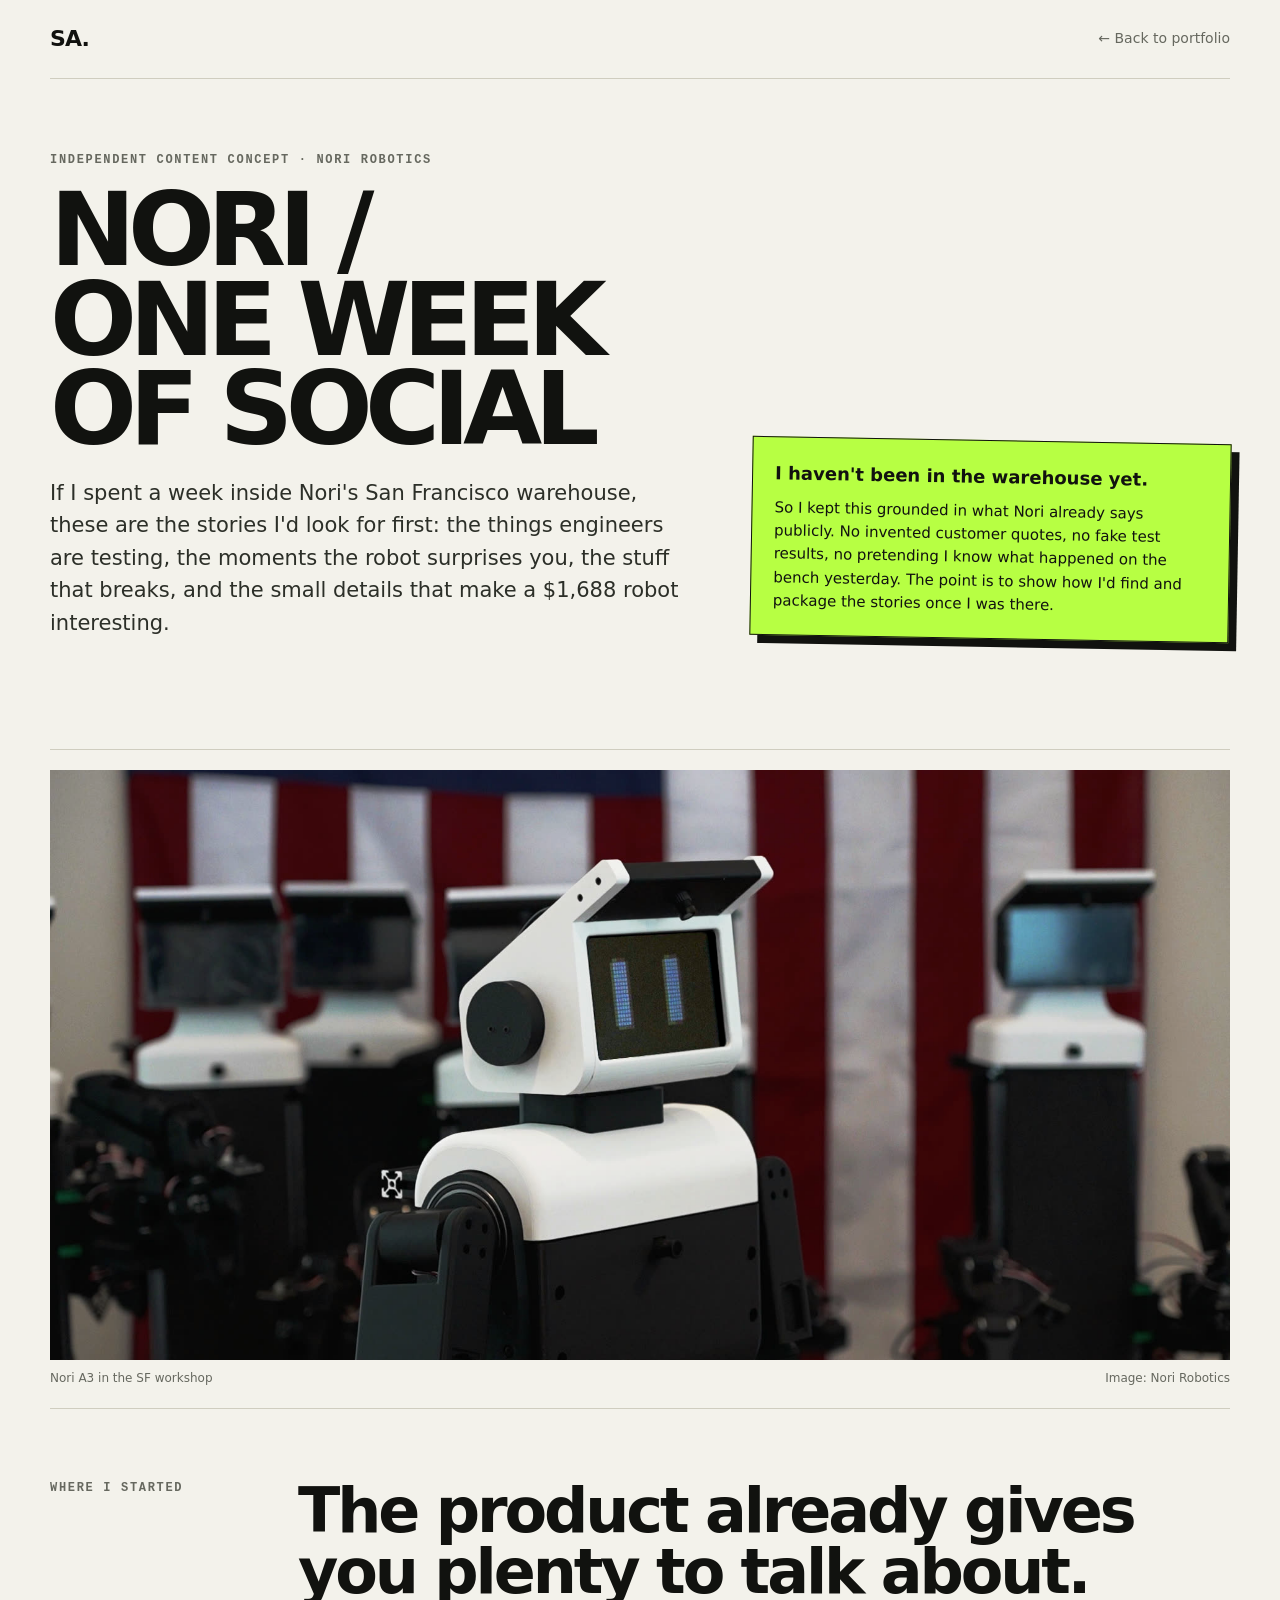
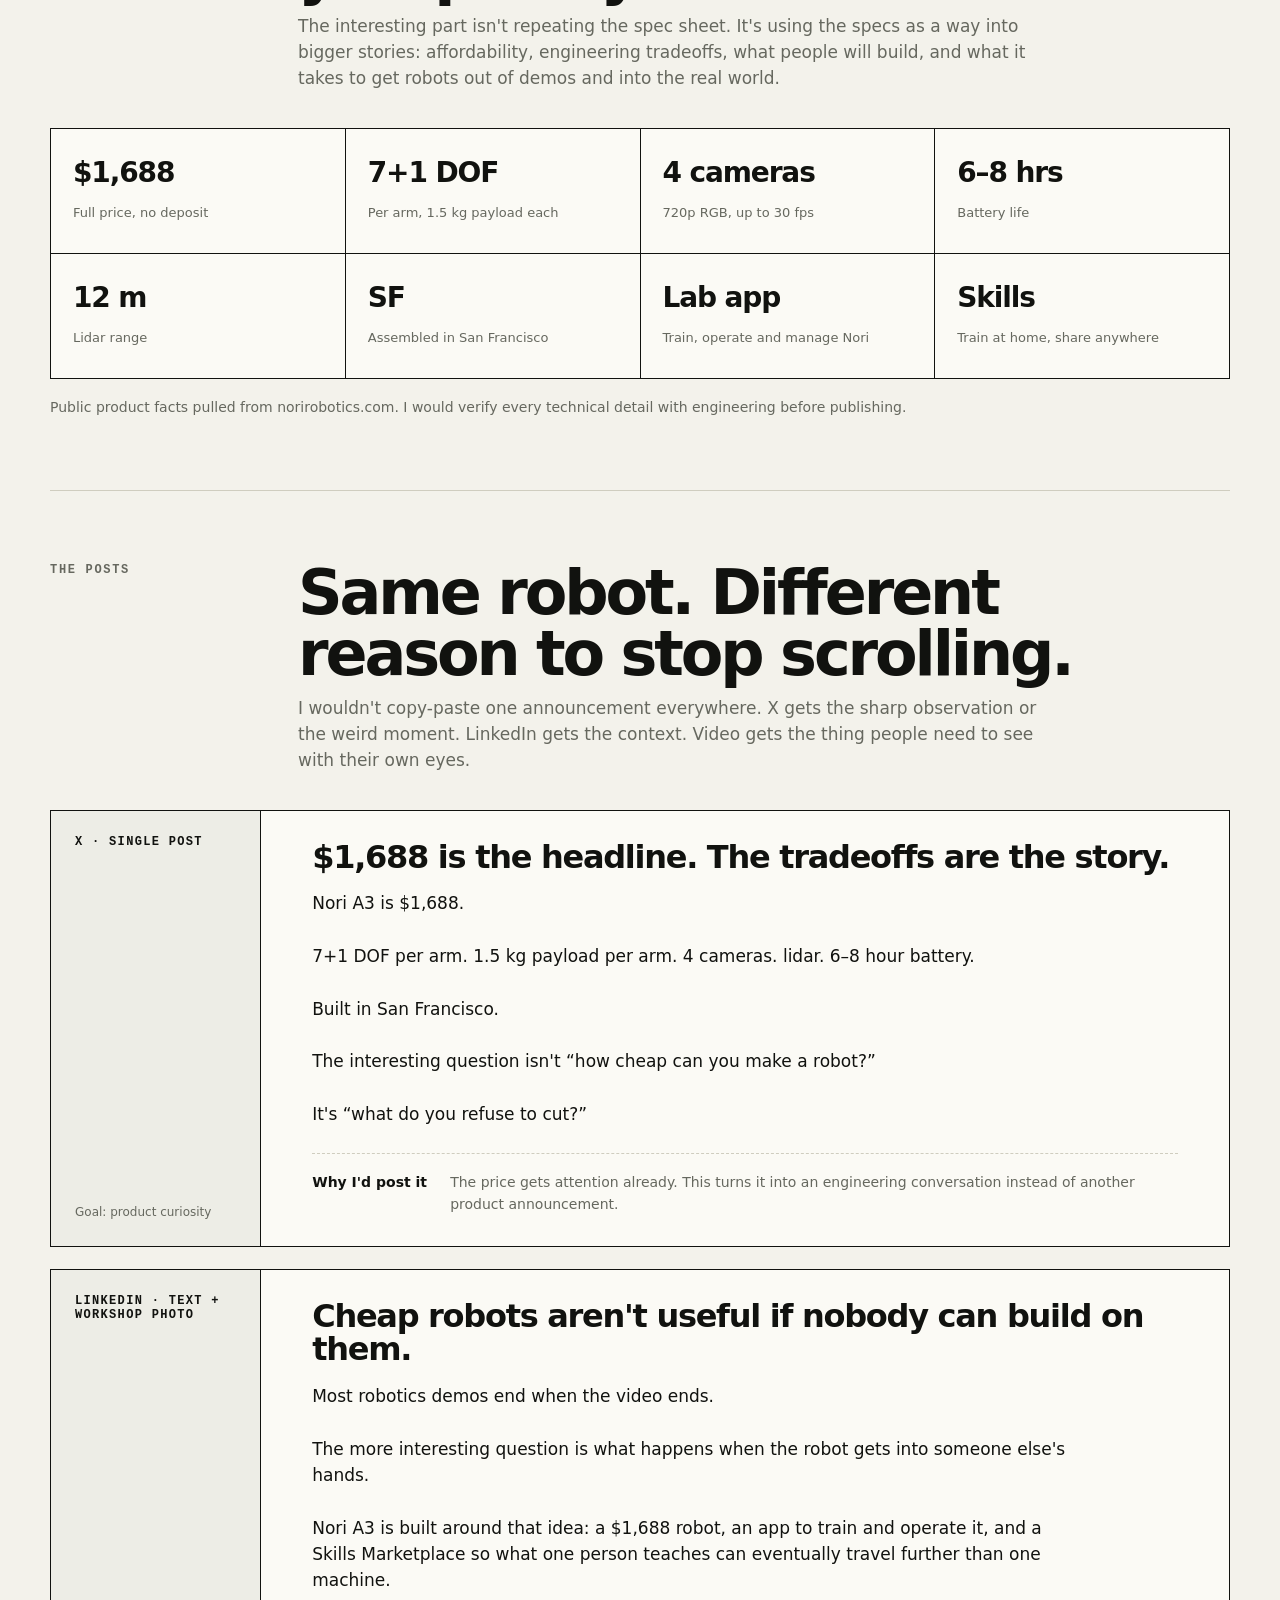
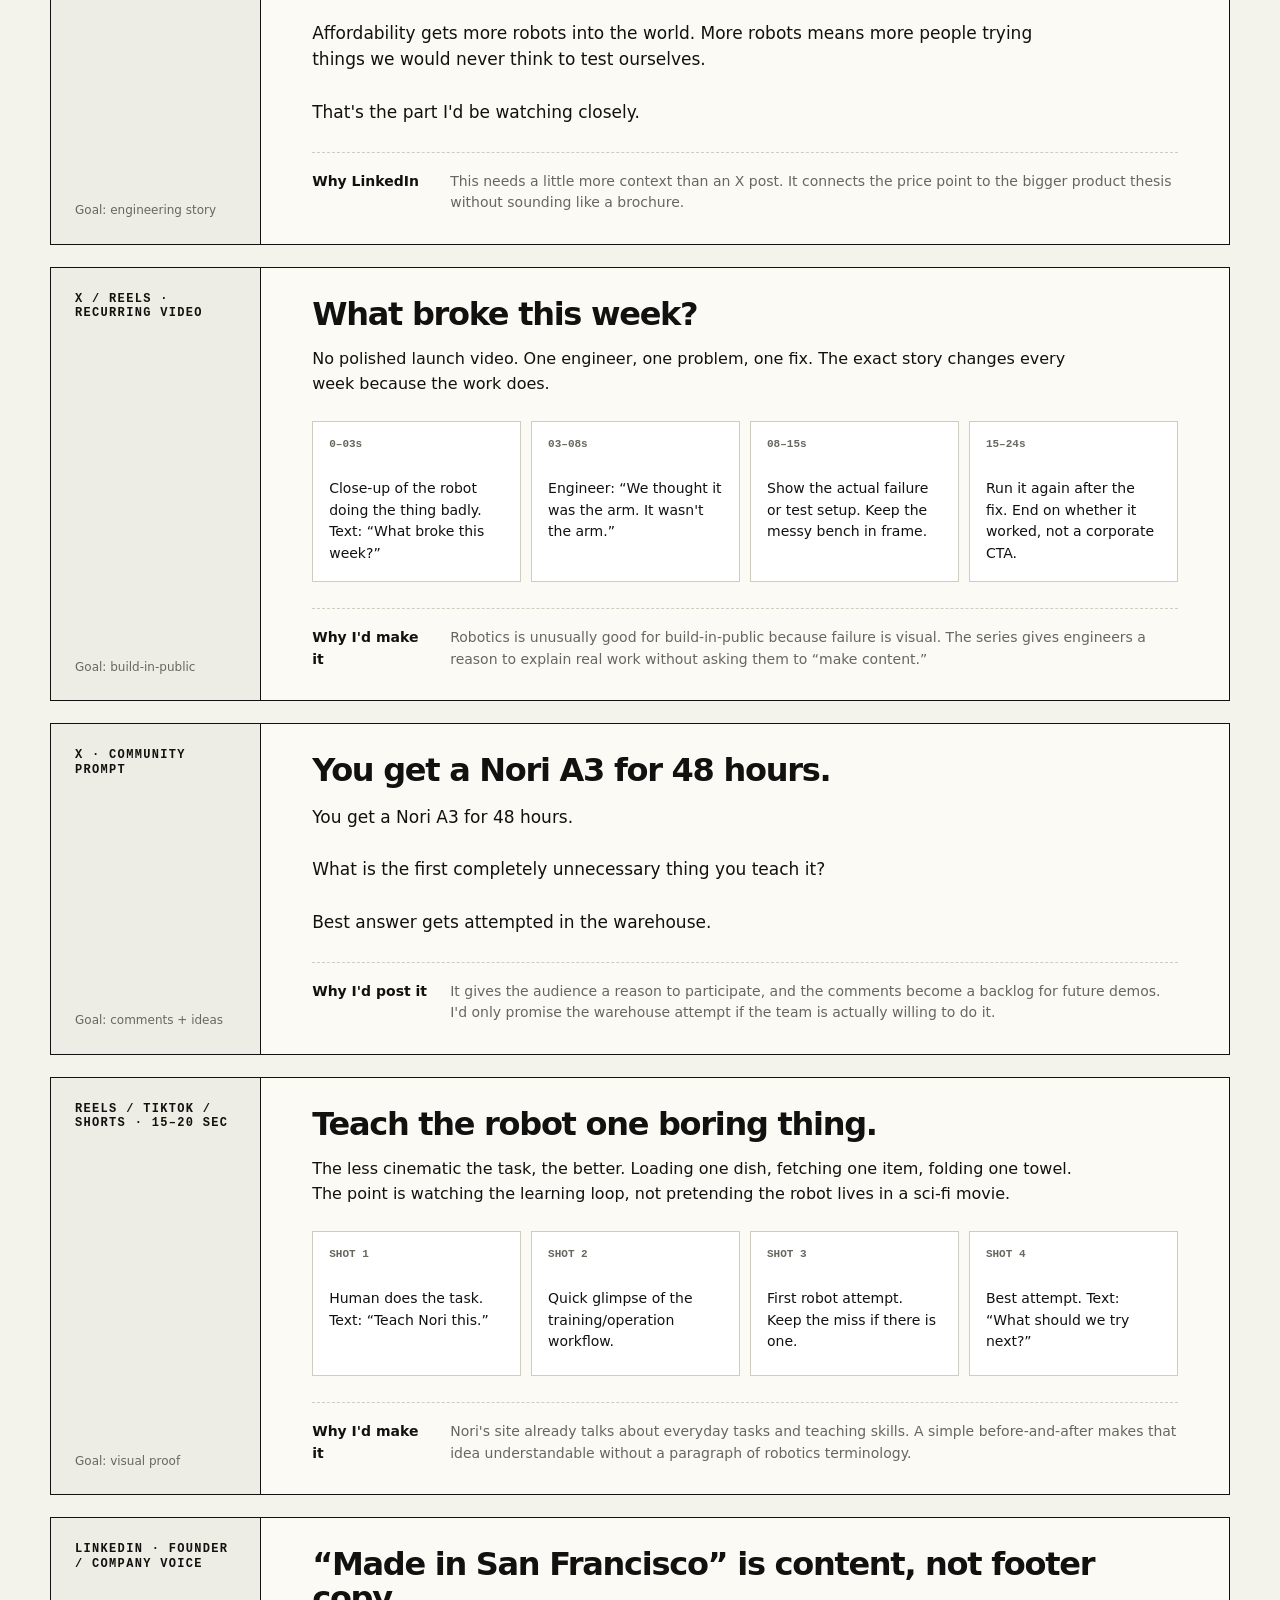
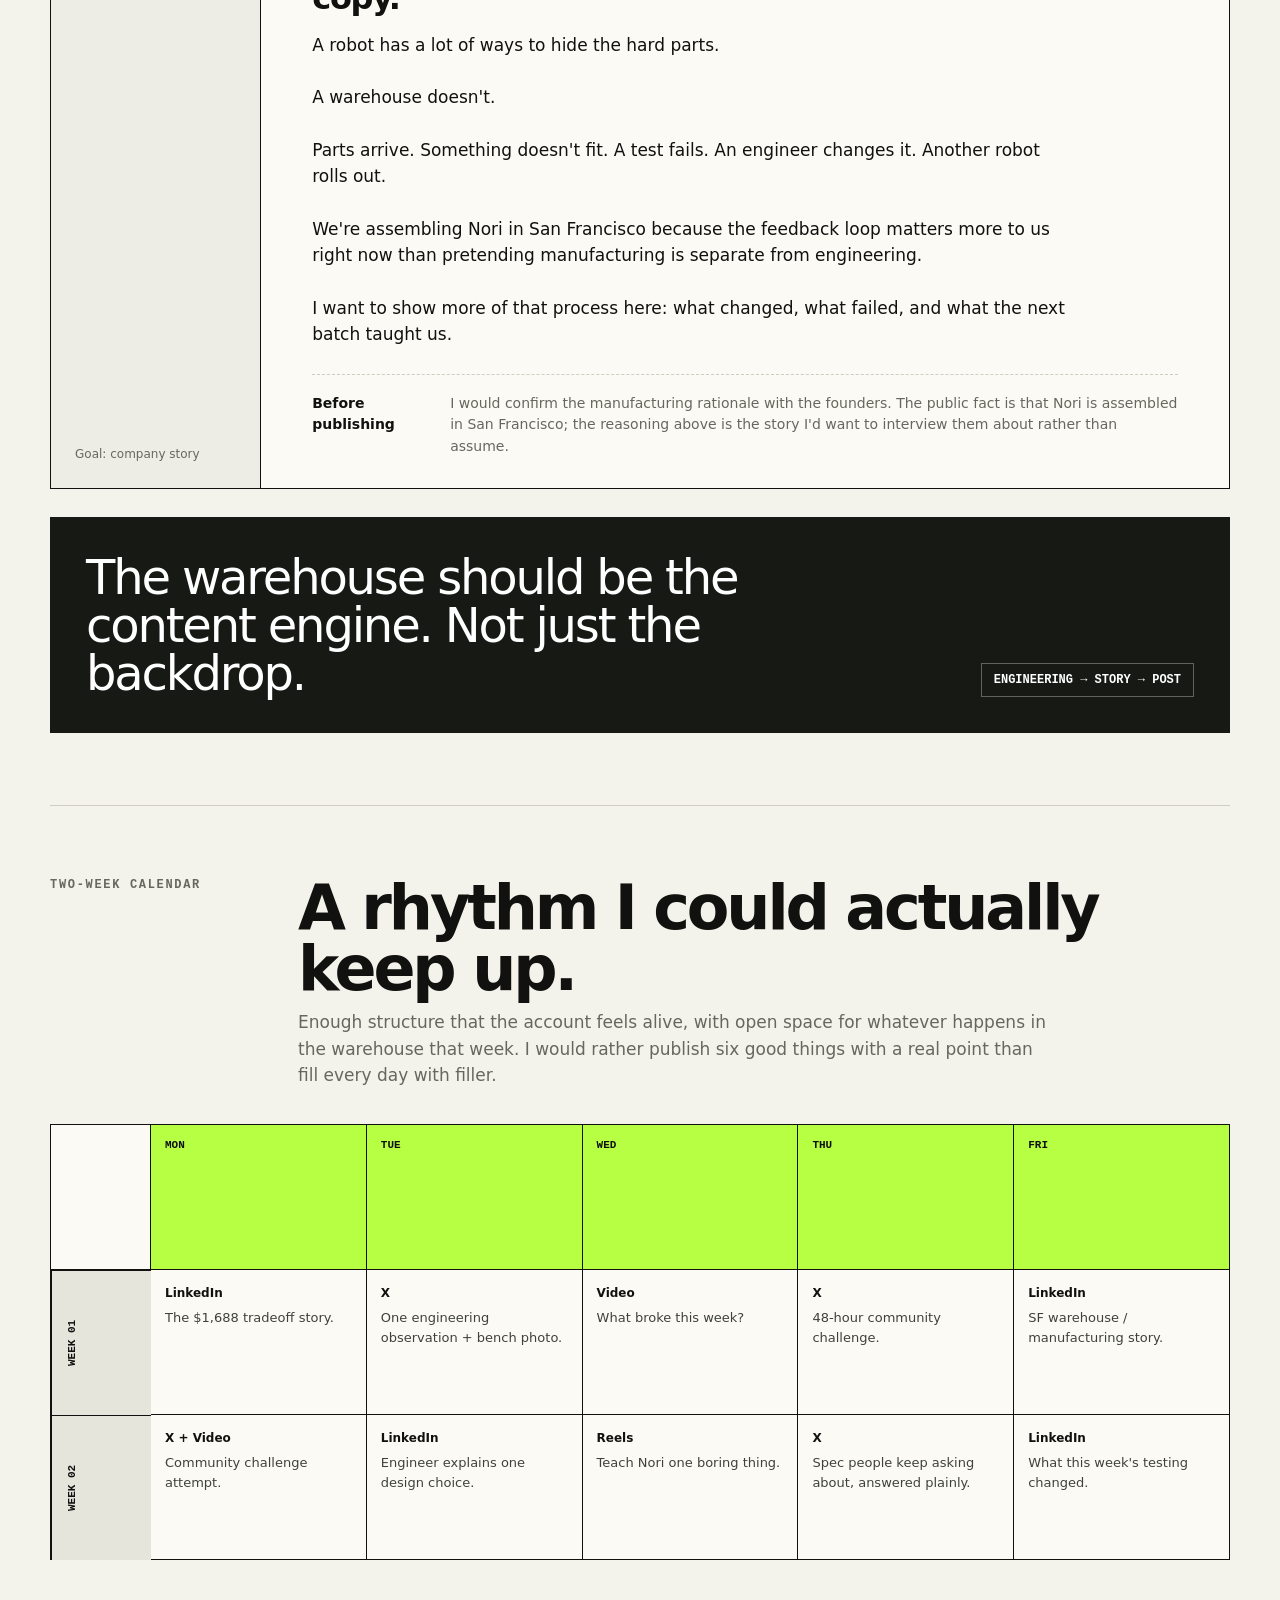
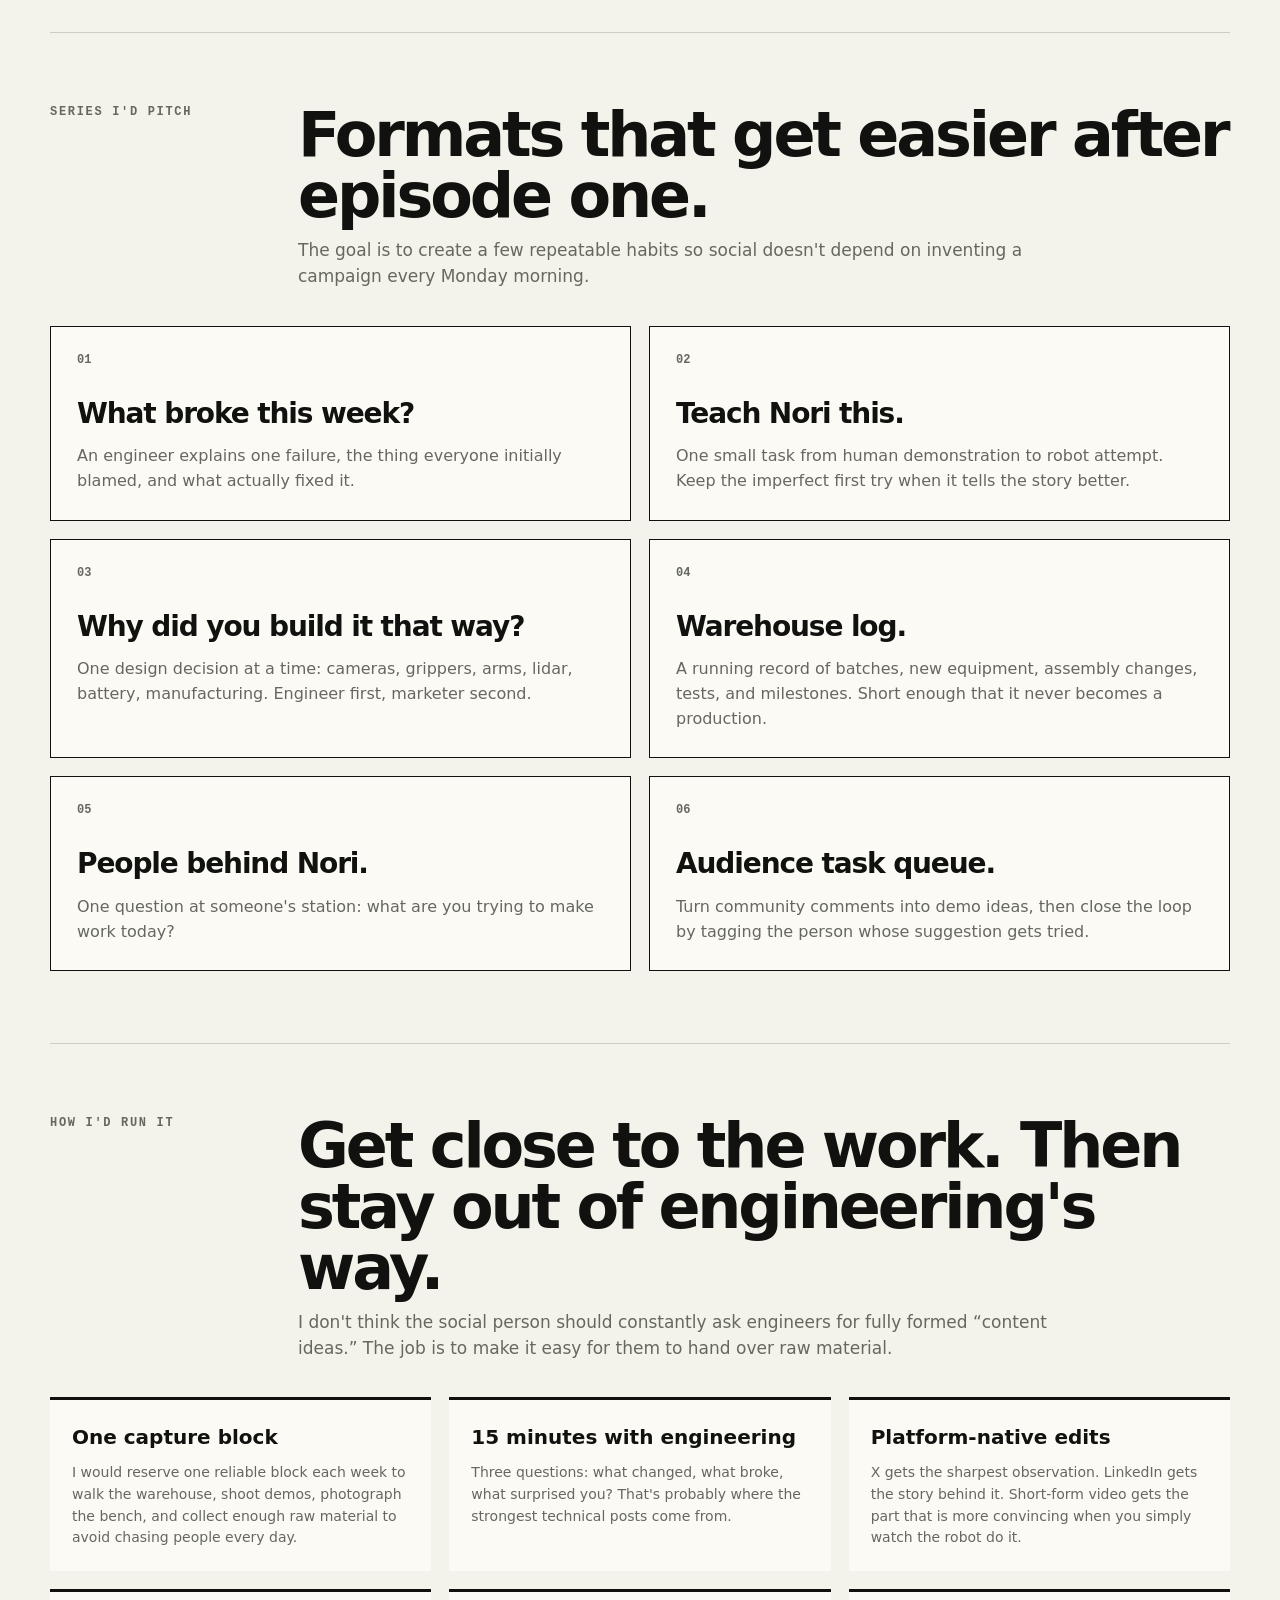
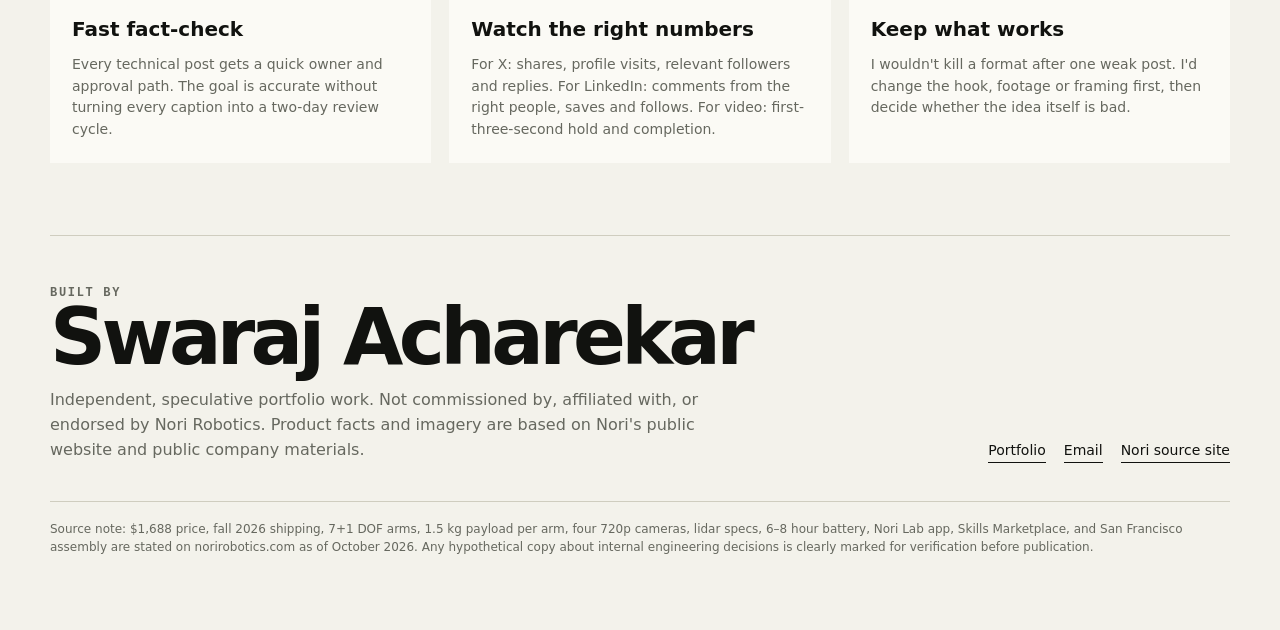
<file: nori.html>
<!doctype html>
<html lang="en">
<head>
  <meta charset="utf-8" />
  <meta name="viewport" content="width=device-width, initial-scale=1" />
  <title>Nori Robotics — One Week of Social | Swaraj Acharekar</title>
  <meta name="description" content="Independent social content concept for Nori Robotics by Swaraj Acharekar." />
  <style>
    :root{
      --ink:#11120f;
      --paper:#f3f2eb;
      --card:#fbfaf5;
      --line:#cfcdbf;
      --lime:#b7ff43;
      --muted:#66685f;
      --dark:#171914;
      --white:#ffffff;
      --max:1180px;
    }
    *{box-sizing:border-box}
    html{scroll-behavior:smooth}
    body{
      margin:0;
      background:var(--paper);
      color:var(--ink);
      font-family:Inter, ui-sans-serif, system-ui, -apple-system, BlinkMacSystemFont, "Segoe UI", sans-serif;
      line-height:1.55;
    }
    a{color:inherit}
    .wrap{width:min(var(--max), calc(100% - 36px)); margin:0 auto}
    .topbar{
      display:flex; justify-content:space-between; align-items:center;
      padding:22px 0; border-bottom:1px solid var(--line);
      font-size:14px;
    }
    .brand{font-weight:900; letter-spacing:-.04em; font-size:22px}
    .back{text-decoration:none; color:var(--muted)}
    .back:hover{color:var(--ink)}
    .hero{padding:74px 0 56px; display:grid; grid-template-columns:1.15fr .85fr; gap:54px; align-items:end}
    .eyebrow{font:700 12px/1.2 ui-monospace, SFMono-Regular, Menlo, Monaco, Consolas, monospace; text-transform:uppercase; letter-spacing:.14em; color:var(--muted)}
    h1{font-size:clamp(54px,8vw,108px); line-height:.87; letter-spacing:-.075em; margin:18px 0 24px; max-width:900px}
    .hero-copy{font-size:21px; max-width:760px; margin:0; color:#2c2f28}
    .hero-note{border:1px solid var(--ink); padding:22px; background:var(--lime); transform:rotate(1deg); box-shadow:8px 8px 0 var(--ink)}
    .hero-note strong{display:block; font-size:18px; margin-bottom:9px}
    .hero-note p{margin:0; font-size:15px}
    .hero-image{margin-top:54px; border-top:1px solid var(--line); border-bottom:1px solid var(--line); padding:20px 0}
    .hero-image img{width:100%; height:min(58vw,590px); object-fit:cover; display:block; filter:saturate(.85) contrast(1.02)}
    .caption{display:flex; justify-content:space-between; gap:18px; color:var(--muted); font-size:12px; margin-top:9px}
    section{padding:72px 0; border-bottom:1px solid var(--line)}
    .section-head{display:grid; grid-template-columns:210px 1fr; gap:38px; align-items:start; margin-bottom:36px}
    .section-head h2{margin:0; font-size:clamp(36px,5vw,62px); line-height:.98; letter-spacing:-.05em}
    .section-head p{max-width:760px; margin:10px 0 0; color:var(--muted); font-size:17px}
    .spec-grid{display:grid; grid-template-columns:repeat(4,1fr); border-top:1px solid var(--ink); border-left:1px solid var(--ink)}
    .spec{padding:22px; min-height:125px; border-right:1px solid var(--ink); border-bottom:1px solid var(--ink); background:var(--card)}
    .spec b{font-size:28px; letter-spacing:-.04em; display:block; margin-bottom:6px}
    .spec span{font-size:13px; color:var(--muted)}
    .origin{margin-top:18px; font-size:14px; color:var(--muted)}
    .post-stack{display:grid; gap:22px}
    .post-card{background:var(--card); border:1px solid var(--ink); display:grid; grid-template-columns:210px 1fr; min-height:260px}
    .post-meta{padding:24px; border-right:1px solid var(--ink); display:flex; flex-direction:column; justify-content:space-between; background:#edede6}
    .platform{font:800 12px/1.2 ui-monospace, SFMono-Regular, Menlo, Monaco, Consolas, monospace; letter-spacing:.11em; text-transform:uppercase}
    .goal{font-size:12px; color:var(--muted)}
    .post-body{padding:30px clamp(26px,4vw,54px)}
    .post-body h3{font-size:32px; line-height:1.05; letter-spacing:-.04em; margin:0 0 16px}
    .post-body p{margin:0 0 13px; max-width:770px}
    .post-copy{white-space:pre-line; font-size:17px; max-width:760px}
    .why{margin-top:26px; padding-top:18px; border-top:1px dashed var(--line); display:grid; grid-template-columns:120px 1fr; gap:18px; font-size:14px; color:var(--muted)}
    .why strong{color:var(--ink)}
    .shot-list{display:grid; grid-template-columns:repeat(4,1fr); gap:10px; margin-top:24px}
    .shot{border:1px solid var(--line); background:#fff; padding:16px; min-height:145px}
    .shot b{display:block; font:800 11px ui-monospace, SFMono-Regular, Menlo, monospace; color:var(--muted); margin-bottom:28px}
    .shot p{font-size:14px; margin:0}
    .callout{background:var(--dark); color:white; padding:36px; margin:28px 0 0; display:grid; grid-template-columns:1fr auto; align-items:end; gap:24px}
    .callout .big{font-size:clamp(28px,4vw,48px); line-height:1; letter-spacing:-.045em; max-width:780px}
    .callout .tag{font:700 12px ui-monospace, SFMono-Regular, Menlo, monospace; border:1px solid #61645b; padding:9px 12px; white-space:nowrap}
    .calendar{display:grid; grid-template-columns:100px repeat(5,1fr); border-top:1px solid var(--ink); border-left:1px solid var(--ink)}
    .cal{min-height:145px; padding:14px; border-right:1px solid var(--ink); border-bottom:1px solid var(--ink); background:var(--card)}
    .cal.day{font:800 11px ui-monospace, SFMono-Regular, Menlo, monospace; background:var(--lime)}
    .cal.week{font:800 11px ui-monospace, SFMono-Regular, Menlo, monospace; writing-mode:vertical-rl; transform:rotate(180deg); text-align:center; background:#e6e5dc}
    .cal b{display:block; font-size:12px; margin-bottom:5px}
    .cal p{font-size:13px; margin:0; color:#3f423b}
    .series-grid{display:grid; grid-template-columns:repeat(2,1fr); gap:18px}
    .series{border:1px solid var(--ink); padding:26px; background:var(--card)}
    .series .num{font:700 12px ui-monospace, SFMono-Regular, Menlo, monospace; color:var(--muted)}
    .series h3{font-size:28px; letter-spacing:-.04em; margin:25px 0 9px}
    .series p{margin:0; color:var(--muted)}
    .ops{display:grid; grid-template-columns:repeat(3,1fr); gap:18px}
    .ops article{padding:22px; border-top:3px solid var(--ink); background:var(--card)}
    .ops h3{font-size:20px; margin:0 0 9px}
    .ops p{font-size:14px; margin:0; color:var(--muted)}
    .footer{padding:50px 0 72px}
    .footer-grid{display:flex; justify-content:space-between; gap:30px; align-items:flex-end}
    .footer h2{font-size:clamp(40px,7vw,78px); letter-spacing:-.06em; line-height:.95; margin:0 0 14px}
    .footer p{margin:0; color:var(--muted); max-width:650px}
    .links{display:flex; gap:18px; font-size:14px; flex-wrap:wrap}
    .links a{text-decoration:none; border-bottom:1px solid var(--ink)}
    .disclaimer{margin-top:38px; padding-top:18px; border-top:1px solid var(--line); font-size:12px; color:var(--muted)}
    @media (max-width:900px){
      .hero,.section-head{grid-template-columns:1fr}
      .hero{gap:28px}
      .spec-grid{grid-template-columns:repeat(2,1fr)}
      .post-card{grid-template-columns:1fr}
      .post-meta{border-right:0;border-bottom:1px solid var(--ink); flex-direction:row; gap:20px}
      .shot-list{grid-template-columns:repeat(2,1fr)}
      .calendar{grid-template-columns:82px repeat(2,1fr); overflow:hidden}
      .cal.hide-mobile{display:none}
      .series-grid,.ops{grid-template-columns:1fr}
      .footer-grid{display:block}
      .links{margin-top:24px}
    }
    @media (max-width:560px){
      .wrap{width:min(100% - 24px,var(--max))}
      .hero{padding-top:50px}
      h1{font-size:58px}
      .hero-copy{font-size:18px}
      .spec-grid{grid-template-columns:1fr 1fr}
      .spec{padding:16px; min-height:110px}
      .post-body{padding:24px 20px}
      .post-body h3{font-size:28px}
      .shot-list{grid-template-columns:1fr 1fr}
      .calendar{display:block; border:0}
      .cal{min-height:0;border:1px solid var(--ink);margin-bottom:-1px}
      .cal.week{writing-mode:initial;transform:none;background:var(--lime)}
      .cal.day{display:none}
      .cal.hide-mobile{display:block}
      .callout{grid-template-columns:1fr}
    }
  </style>
</head>
<body>
  <div class="wrap">
    <div class="topbar">
      <div class="brand">SA.</div>
      <a class="back" href="https://swaraj6520.github.io/Swaraj-Portfolio1/">← Back to portfolio</a>
    </div>

    <header class="hero">
      <div>
        <div class="eyebrow">Independent content concept · Nori Robotics</div>
        <h1>NORI /<br>ONE WEEK<br>OF SOCIAL</h1>
        <p class="hero-copy">If I spent a week inside Nori's San Francisco warehouse, these are the stories I'd look for first: the things engineers are testing, the moments the robot surprises you, the stuff that breaks, and the small details that make a $1,688 robot interesting.</p>
      </div>
      <aside class="hero-note">
        <strong>I haven't been in the warehouse yet.</strong>
        <p>So I kept this grounded in what Nori already says publicly. No invented customer quotes, no fake test results, no pretending I know what happened on the bench yesterday. The point is to show how I'd find and package the stories once I was there.</p>
      </aside>
    </header>

    <div class="hero-image">
      <img src="media/nori-workshop.jpg" alt="Nori A3 robots in the San Francisco workshop" />
      <div class="caption"><span>Nori A3 in the SF workshop</span><span>Image: Nori Robotics</span></div>
    </div>

    <section>
      <div class="section-head">
        <div class="eyebrow">Where I started</div>
        <div>
          <h2>The product already gives you plenty to talk about.</h2>
          <p>The interesting part isn't repeating the spec sheet. It's using the specs as a way into bigger stories: affordability, engineering tradeoffs, what people will build, and what it takes to get robots out of demos and into the real world.</p>
        </div>
      </div>
      <div class="spec-grid">
        <div class="spec"><b>$1,688</b><span>Full price, no deposit</span></div>
        <div class="spec"><b>7+1 DOF</b><span>Per arm, 1.5 kg payload each</span></div>
        <div class="spec"><b>4 cameras</b><span>720p RGB, up to 30 fps</span></div>
        <div class="spec"><b>6–8 hrs</b><span>Battery life</span></div>
        <div class="spec"><b>12 m</b><span>Lidar range</span></div>
        <div class="spec"><b>SF</b><span>Assembled in San Francisco</span></div>
        <div class="spec"><b>Lab app</b><span>Train, operate and manage Nori</span></div>
        <div class="spec"><b>Skills</b><span>Train at home, share anywhere</span></div>
      </div>
      <div class="origin">Public product facts pulled from norirobotics.com. I would verify every technical detail with engineering before publishing.</div>
    </section>

    <section>
      <div class="section-head">
        <div class="eyebrow">The posts</div>
        <div>
          <h2>Same robot. Different reason to stop scrolling.</h2>
          <p>I wouldn't copy-paste one announcement everywhere. X gets the sharp observation or the weird moment. LinkedIn gets the context. Video gets the thing people need to see with their own eyes.</p>
        </div>
      </div>

      <div class="post-stack">
        <article class="post-card">
          <div class="post-meta">
            <div class="platform">X · single post</div>
            <div class="goal">Goal: product curiosity</div>
          </div>
          <div class="post-body">
            <h3>$1,688 is the headline. The tradeoffs are the story.</h3>
            <div class="post-copy">Nori A3 is $1,688.

7+1 DOF per arm. 1.5 kg payload per arm. 4 cameras. lidar. 6–8 hour battery.

Built in San Francisco.

The interesting question isn't “how cheap can you make a robot?”

It's “what do you refuse to cut?”</div>
            <div class="why"><strong>Why I'd post it</strong><span>The price gets attention already. This turns it into an engineering conversation instead of another product announcement.</span></div>
          </div>
        </article>

        <article class="post-card">
          <div class="post-meta">
            <div class="platform">LinkedIn · text + workshop photo</div>
            <div class="goal">Goal: engineering story</div>
          </div>
          <div class="post-body">
            <h3>Cheap robots aren't useful if nobody can build on them.</h3>
            <div class="post-copy">Most robotics demos end when the video ends.

The more interesting question is what happens when the robot gets into someone else's hands.

Nori A3 is built around that idea: a $1,688 robot, an app to train and operate it, and a Skills Marketplace so what one person teaches can eventually travel further than one machine.

Affordability gets more robots into the world. More robots means more people trying things we would never think to test ourselves.

That's the part I'd be watching closely.</div>
            <div class="why"><strong>Why LinkedIn</strong><span>This needs a little more context than an X post. It connects the price point to the bigger product thesis without sounding like a brochure.</span></div>
          </div>
        </article>

        <article class="post-card">
          <div class="post-meta">
            <div class="platform">X / Reels · recurring video</div>
            <div class="goal">Goal: build-in-public</div>
          </div>
          <div class="post-body">
            <h3>What broke this week?</h3>
            <p>No polished launch video. One engineer, one problem, one fix. The exact story changes every week because the work does.</p>
            <div class="shot-list">
              <div class="shot"><b>0–03s</b><p>Close-up of the robot doing the thing badly. Text: “What broke this week?”</p></div>
              <div class="shot"><b>03–08s</b><p>Engineer: “We thought it was the arm. It wasn't the arm.”</p></div>
              <div class="shot"><b>08–15s</b><p>Show the actual failure or test setup. Keep the messy bench in frame.</p></div>
              <div class="shot"><b>15–24s</b><p>Run it again after the fix. End on whether it worked, not a corporate CTA.</p></div>
            </div>
            <div class="why"><strong>Why I'd make it</strong><span>Robotics is unusually good for build-in-public because failure is visual. The series gives engineers a reason to explain real work without asking them to “make content.”</span></div>
          </div>
        </article>

        <article class="post-card">
          <div class="post-meta">
            <div class="platform">X · community prompt</div>
            <div class="goal">Goal: comments + ideas</div>
          </div>
          <div class="post-body">
            <h3>You get a Nori A3 for 48 hours.</h3>
            <div class="post-copy">You get a Nori A3 for 48 hours.

What is the first completely unnecessary thing you teach it?

Best answer gets attempted in the warehouse.</div>
            <div class="why"><strong>Why I'd post it</strong><span>It gives the audience a reason to participate, and the comments become a backlog for future demos. I'd only promise the warehouse attempt if the team is actually willing to do it.</span></div>
          </div>
        </article>

        <article class="post-card">
          <div class="post-meta">
            <div class="platform">Reels / TikTok / Shorts · 15–20 sec</div>
            <div class="goal">Goal: visual proof</div>
          </div>
          <div class="post-body">
            <h3>Teach the robot one boring thing.</h3>
            <p>The less cinematic the task, the better. Loading one dish, fetching one item, folding one towel. The point is watching the learning loop, not pretending the robot lives in a sci-fi movie.</p>
            <div class="shot-list">
              <div class="shot"><b>SHOT 1</b><p>Human does the task. Text: “Teach Nori this.”</p></div>
              <div class="shot"><b>SHOT 2</b><p>Quick glimpse of the training/operation workflow.</p></div>
              <div class="shot"><b>SHOT 3</b><p>First robot attempt. Keep the miss if there is one.</p></div>
              <div class="shot"><b>SHOT 4</b><p>Best attempt. Text: “What should we try next?”</p></div>
            </div>
            <div class="why"><strong>Why I'd make it</strong><span>Nori's site already talks about everyday tasks and teaching skills. A simple before-and-after makes that idea understandable without a paragraph of robotics terminology.</span></div>
          </div>
        </article>

        <article class="post-card">
          <div class="post-meta">
            <div class="platform">LinkedIn · founder / company voice</div>
            <div class="goal">Goal: company story</div>
          </div>
          <div class="post-body">
            <h3>“Made in San Francisco” is content, not footer copy.</h3>
            <div class="post-copy">A robot has a lot of ways to hide the hard parts.

A warehouse doesn't.

Parts arrive. Something doesn't fit. A test fails. An engineer changes it. Another robot rolls out.

We're assembling Nori in San Francisco because the feedback loop matters more to us right now than pretending manufacturing is separate from engineering.

I want to show more of that process here: what changed, what failed, and what the next batch taught us.</div>
            <div class="why"><strong>Before publishing</strong><span>I would confirm the manufacturing rationale with the founders. The public fact is that Nori is assembled in San Francisco; the reasoning above is the story I'd want to interview them about rather than assume.</span></div>
          </div>
        </article>
      </div>

      <div class="callout">
        <div class="big">The warehouse should be the content engine. Not just the backdrop.</div>
        <div class="tag">ENGINEERING → STORY → POST</div>
      </div>
    </section>

    <section>
      <div class="section-head">
        <div class="eyebrow">Two-week calendar</div>
        <div>
          <h2>A rhythm I could actually keep up.</h2>
          <p>Enough structure that the account feels alive, with open space for whatever happens in the warehouse that week. I would rather publish six good things with a real point than fill every day with filler.</p>
        </div>
      </div>

      <div class="calendar">
        <div class="cal"></div>
        <div class="cal day">MON</div><div class="cal day">TUE</div><div class="cal day hide-mobile">WED</div><div class="cal day hide-mobile">THU</div><div class="cal day hide-mobile">FRI</div>
        <div class="cal week">WEEK 01</div>
        <div class="cal"><b>LinkedIn</b><p>The $1,688 tradeoff story.</p></div>
        <div class="cal"><b>X</b><p>One engineering observation + bench photo.</p></div>
        <div class="cal hide-mobile"><b>Video</b><p>What broke this week?</p></div>
        <div class="cal hide-mobile"><b>X</b><p>48-hour community challenge.</p></div>
        <div class="cal hide-mobile"><b>LinkedIn</b><p>SF warehouse / manufacturing story.</p></div>
        <div class="cal week">WEEK 02</div>
        <div class="cal"><b>X + Video</b><p>Community challenge attempt.</p></div>
        <div class="cal"><b>LinkedIn</b><p>Engineer explains one design choice.</p></div>
        <div class="cal hide-mobile"><b>Reels</b><p>Teach Nori one boring thing.</p></div>
        <div class="cal hide-mobile"><b>X</b><p>Spec people keep asking about, answered plainly.</p></div>
        <div class="cal hide-mobile"><b>LinkedIn</b><p>What this week's testing changed.</p></div>
      </div>
    </section>

    <section>
      <div class="section-head">
        <div class="eyebrow">Series I'd pitch</div>
        <div>
          <h2>Formats that get easier after episode one.</h2>
          <p>The goal is to create a few repeatable habits so social doesn't depend on inventing a campaign every Monday morning.</p>
        </div>
      </div>
      <div class="series-grid">
        <article class="series"><div class="num">01</div><h3>What broke this week?</h3><p>An engineer explains one failure, the thing everyone initially blamed, and what actually fixed it.</p></article>
        <article class="series"><div class="num">02</div><h3>Teach Nori this.</h3><p>One small task from human demonstration to robot attempt. Keep the imperfect first try when it tells the story better.</p></article>
        <article class="series"><div class="num">03</div><h3>Why did you build it that way?</h3><p>One design decision at a time: cameras, grippers, arms, lidar, battery, manufacturing. Engineer first, marketer second.</p></article>
        <article class="series"><div class="num">04</div><h3>Warehouse log.</h3><p>A running record of batches, new equipment, assembly changes, tests, and milestones. Short enough that it never becomes a production.</p></article>
        <article class="series"><div class="num">05</div><h3>People behind Nori.</h3><p>One question at someone's station: what are you trying to make work today?</p></article>
        <article class="series"><div class="num">06</div><h3>Audience task queue.</h3><p>Turn community comments into demo ideas, then close the loop by tagging the person whose suggestion gets tried.</p></article>
      </div>
    </section>

    <section>
      <div class="section-head">
        <div class="eyebrow">How I'd run it</div>
        <div>
          <h2>Get close to the work. Then stay out of engineering's way.</h2>
          <p>I don't think the social person should constantly ask engineers for fully formed “content ideas.” The job is to make it easy for them to hand over raw material.</p>
        </div>
      </div>
      <div class="ops">
        <article><h3>One capture block</h3><p>I would reserve one reliable block each week to walk the warehouse, shoot demos, photograph the bench, and collect enough raw material to avoid chasing people every day.</p></article>
        <article><h3>15 minutes with engineering</h3><p>Three questions: what changed, what broke, what surprised you? That's probably where the strongest technical posts come from.</p></article>
        <article><h3>Platform-native edits</h3><p>X gets the sharpest observation. LinkedIn gets the story behind it. Short-form video gets the part that is more convincing when you simply watch the robot do it.</p></article>
        <article><h3>Fast fact-check</h3><p>Every technical post gets a quick owner and approval path. The goal is accurate without turning every caption into a two-day review cycle.</p></article>
        <article><h3>Watch the right numbers</h3><p>For X: shares, profile visits, relevant followers and replies. For LinkedIn: comments from the right people, saves and follows. For video: first-three-second hold and completion.</p></article>
        <article><h3>Keep what works</h3><p>I wouldn't kill a format after one weak post. I'd change the hook, footage or framing first, then decide whether the idea itself is bad.</p></article>
      </div>
    </section>

    <footer class="footer">
      <div class="footer-grid">
        <div>
          <div class="eyebrow">Built by</div>
          <h2>Swaraj Acharekar</h2>
          <p>Independent, speculative portfolio work. Not commissioned by, affiliated with, or endorsed by Nori Robotics. Product facts and imagery are based on Nori's public website and public company materials.</p>
        </div>
        <div class="links">
          <a href="https://swaraj6520.github.io/Swaraj-Portfolio1/">Portfolio</a>
          <a href="mailto:acharekarswaraj53@gmail.com">Email</a>
          <a href="https://www.norirobotics.com/">Nori source site</a>
        </div>
      </div>
      <div class="disclaimer">Source note: $1,688 price, fall 2026 shipping, 7+1 DOF arms, 1.5 kg payload per arm, four 720p cameras, lidar specs, 6–8 hour battery, Nori Lab app, Skills Marketplace, and San Francisco assembly are stated on norirobotics.com as of October 2026. Any hypothetical copy about internal engineering decisions is clearly marked for verification before publication.</div>
    </footer>
  </div>
</body>
</html>
</file>
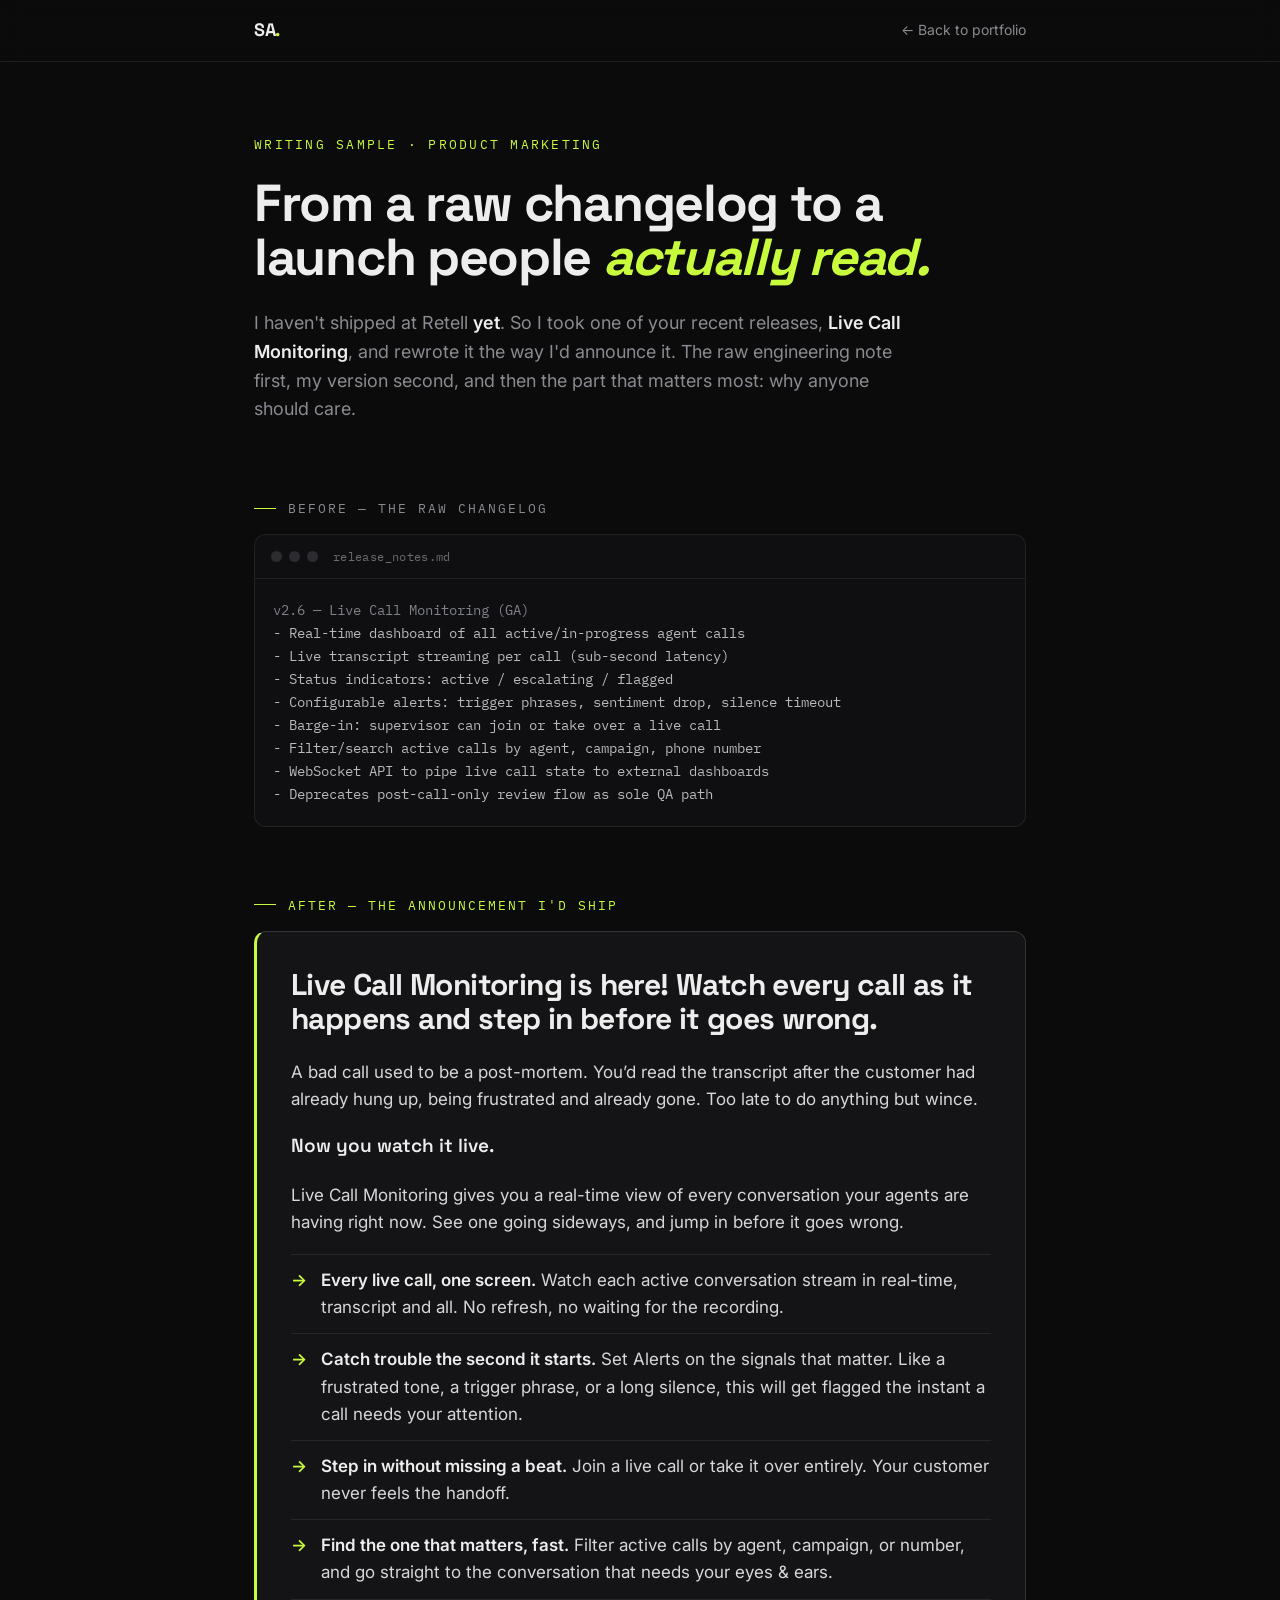
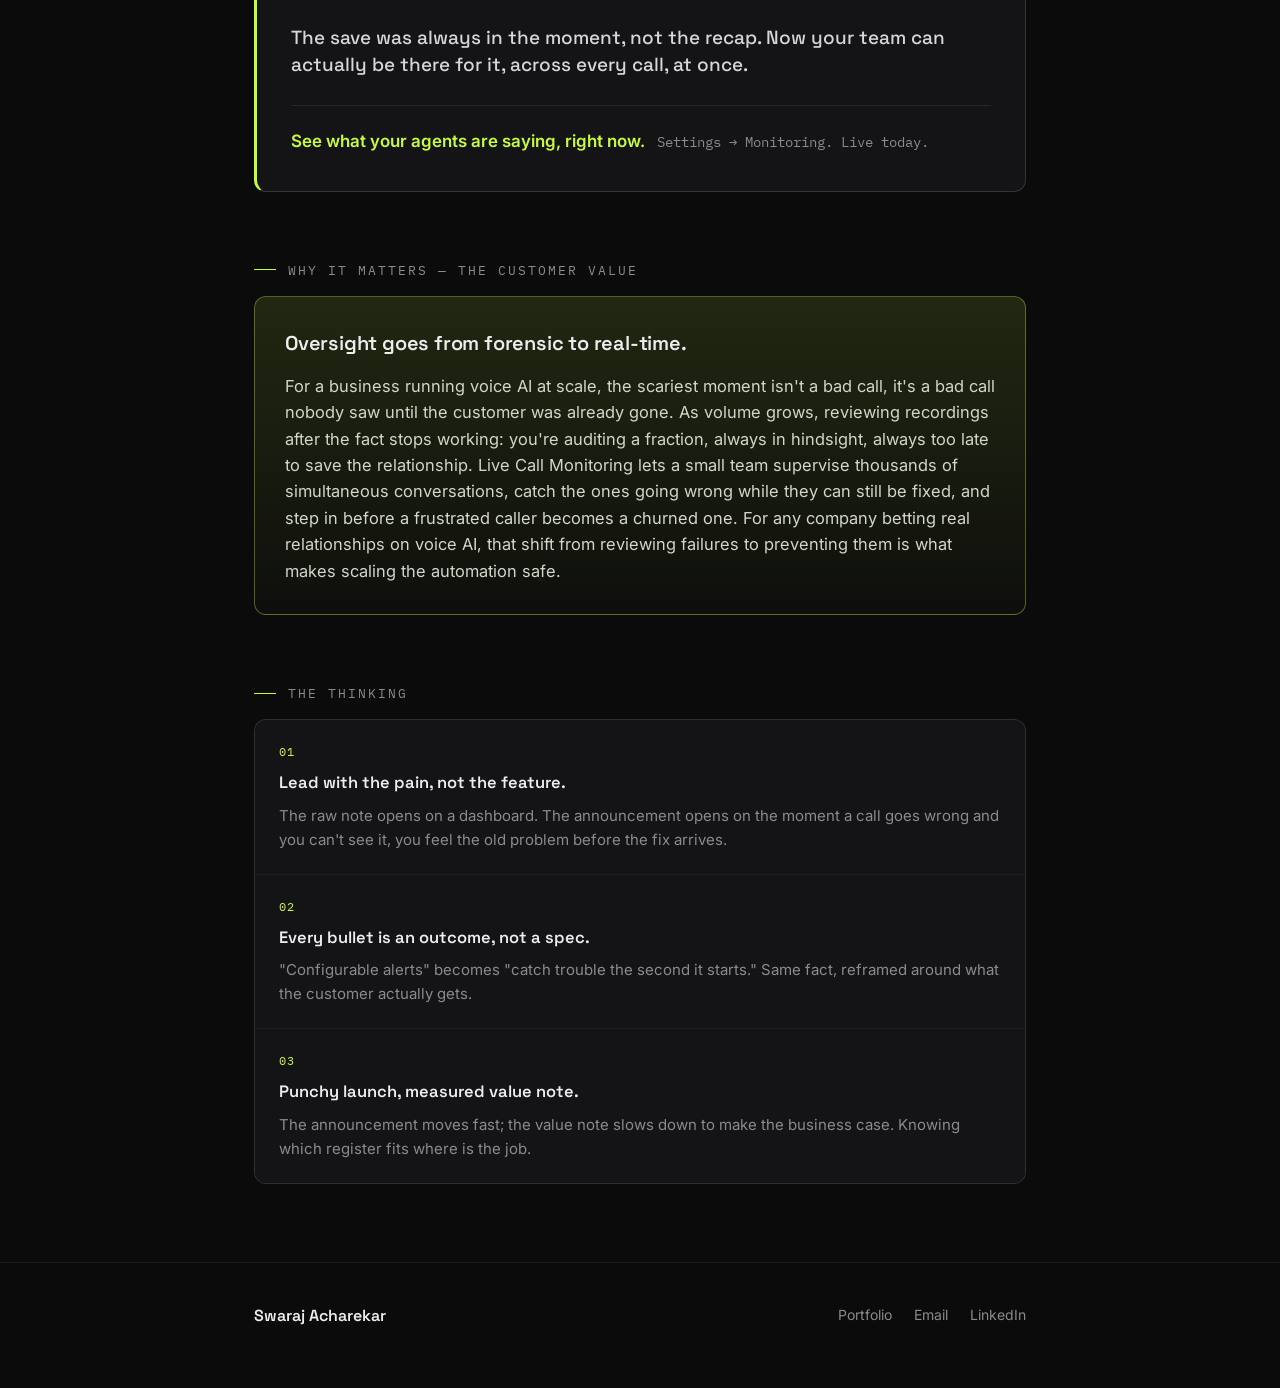
<file: retell.html>
<!DOCTYPE html>
<html lang="en">
<head>
<meta charset="UTF-8" />
<meta name="viewport" content="width=device-width, initial-scale=1.0" />
<title>Swaraj Acharekar — Retell AI: Changelog → Announcement</title>
<meta name="description" content="A before-and-after writing sample: turning a raw Retell AI changelog into a polished launch announcement." />
<link rel="preconnect" href="https://fonts.googleapis.com" />
<link rel="preconnect" href="https://fonts.gstatic.com" crossorigin />
<link href="https://fonts.googleapis.com/css2?family=Space+Grotesk:wght@400;500;600;700&family=Inter:wght@400;500;600&family=IBM+Plex+Mono:wght@400;500&display=swap" rel="stylesheet" />
<style>
  :root{
    --bg:#0b0b0c;
    --panel:#141416;
    --panel-2:#0f0f11;
    --line:rgba(255,255,255,0.08);
    --line-strong:rgba(255,255,255,0.14);
    --ink:#ededee;
    --muted:#8a8a90;
    --muted-2:#6b6b70;
    --lime:#c8fb3c;
    --lime-dim:rgba(200,251,60,0.12);
    --lime-line:rgba(200,251,60,0.35);
  }
  *{box-sizing:border-box;}
  html{scroll-behavior:smooth;}
  body{
    margin:0;
    background:var(--bg);
    color:var(--ink);
    font-family:'Inter',system-ui,-apple-system,sans-serif;
    font-size:17px;
    line-height:1.6;
    -webkit-font-smoothing:antialiased;
  }
  a{color:inherit;}
  .wrap{max-width:820px;margin:0 auto;padding:0 24px;}

  /* Top bar */
  .topbar{
    position:sticky;top:0;z-index:10;
    background:rgba(11,11,12,0.82);
    backdrop-filter:blur(10px);
    border-bottom:1px solid var(--line);
  }
  .topbar-inner{
    max-width:820px;margin:0 auto;padding:16px 24px;
    display:flex;align-items:center;justify-content:space-between;
  }
  .mark{
    font-family:'Space Grotesk',sans-serif;font-weight:700;
    letter-spacing:-0.02em;font-size:18px;text-decoration:none;
  }
  .mark span{color:var(--lime);}
  .back{
    font-size:14px;color:var(--muted);text-decoration:none;
    transition:color .2s ease;
  }
  .back:hover{color:var(--lime);}

  /* Hero */
  .hero{padding:72px 0 40px;}
  .eyebrow{
    font-family:'IBM Plex Mono',monospace;
    font-size:12.5px;letter-spacing:0.18em;text-transform:uppercase;
    color:var(--lime);margin-bottom:22px;
  }
  h1{
    font-family:'Space Grotesk',sans-serif;
    font-weight:700;letter-spacing:-0.025em;line-height:1.05;
    font-size:clamp(34px,6vw,52px);
    margin:0 0 24px;
  }
  h1 em{font-style:italic;color:var(--lime);}
  .lede{
    font-size:18px;color:var(--muted);max-width:660px;margin:0;
  }
  .lede strong{color:var(--ink);font-weight:600;}

  /* Section scaffolding */
  section{padding:34px 0;}
  .label{
    font-family:'IBM Plex Mono',monospace;
    font-size:12.5px;letter-spacing:0.16em;text-transform:uppercase;
    color:var(--muted);margin-bottom:16px;
    display:flex;align-items:center;gap:12px;
  }
  .label::before{
    content:"";width:22px;height:1px;background:var(--lime);flex:none;
  }
  .label.after-label{color:var(--lime);}

  /* BEFORE — raw terminal block */
  .raw{
    background:var(--panel-2);
    border:1px solid var(--line);
    border-radius:12px;
    overflow:hidden;
  }
  .raw-head{
    display:flex;align-items:center;gap:7px;
    padding:12px 16px;border-bottom:1px solid var(--line);
  }
  .dot{width:11px;height:11px;border-radius:50%;background:#2c2c30;}
  .raw-title{
    margin-left:8px;font-family:'IBM Plex Mono',monospace;
    font-size:12px;color:var(--muted-2);letter-spacing:0.03em;
  }
  .raw pre{
    margin:0;padding:20px 18px;
    font-family:'IBM Plex Mono',monospace;
    font-size:13.5px;line-height:1.7;color:#b9b9bd;
    white-space:pre-wrap;word-break:break-word;
  }
  .raw pre .k{color:#7f8288;}

  /* AFTER — polished announcement */
  .announcement{
    background:var(--panel);
    border:1px solid var(--line-strong);
    border-left:3px solid var(--lime);
    border-radius:12px;
    padding:36px 34px;
  }
  .announcement h2{
    font-family:'Space Grotesk',sans-serif;
    font-weight:700;letter-spacing:-0.02em;line-height:1.15;
    font-size:clamp(24px,3.6vw,30px);
    margin:0 0 22px;
  }
  .announcement p{margin:0 0 18px;color:#d7d7d9;}
  .announcement p.tight{margin-bottom:10px;}
  .announcement .kicker{
    font-family:'Space Grotesk',sans-serif;font-weight:600;
    color:var(--ink);font-size:19px;margin-bottom:20px;
  }
  .feat{list-style:none;padding:0;margin:0 0 22px;}
  .feat li{
    position:relative;padding:12px 0 12px 30px;
    border-top:1px solid var(--line);color:#d7d7d9;
  }
  .feat li:last-child{border-bottom:1px solid var(--line);}
  .feat li::before{
    content:"\2192";position:absolute;left:0;top:12px;
    color:var(--lime);font-weight:600;
  }
  .feat b{color:var(--ink);font-weight:600;}
  .close-line{
    font-family:'Space Grotesk',sans-serif;font-weight:500;
    font-size:19px;color:var(--ink);line-height:1.45;
    margin:24px 0 26px !important;
  }
  .cta{
    display:flex;flex-wrap:wrap;align-items:baseline;gap:6px 12px;
    padding-top:22px;border-top:1px solid var(--line);
  }
  .cta .cta-lead{color:var(--lime);font-weight:600;}
  .cta .cta-path{
    font-family:'IBM Plex Mono',monospace;font-size:13.5px;color:var(--muted);
  }

  /* WHY IT MATTERS callout */
  .why{
    background:linear-gradient(180deg,var(--lime-dim),rgba(200,251,60,0.02));
    border:1px solid var(--lime-line);
    border-radius:12px;padding:30px 30px;
  }
  .why h3{
    font-family:'Space Grotesk',sans-serif;font-weight:600;
    font-size:20px;margin:0 0 14px;letter-spacing:-0.01em;
  }
  .why p{margin:0;color:#d3d6ca;font-size:16.5px;}

  /* The thinking */
  .thinking-grid{display:grid;gap:1px;background:var(--line);border:1px solid var(--line);border-radius:12px;overflow:hidden;}
  .think{background:var(--panel);padding:22px 24px;}
  .think .n{
    font-family:'IBM Plex Mono',monospace;font-size:12px;
    color:var(--lime);letter-spacing:0.1em;margin-bottom:9px;
  }
  .think h4{
    font-family:'Space Grotesk',sans-serif;font-weight:600;
    font-size:16.5px;margin:0 0 7px;
  }
  .think p{margin:0;color:var(--muted);font-size:15px;}

  /* Footer */
  footer{
    border-top:1px solid var(--line);
    margin-top:44px;padding:40px 0 60px;
  }
  .foot-inner{display:flex;flex-wrap:wrap;gap:18px;justify-content:space-between;align-items:center;}
  .foot-name{font-family:'Space Grotesk',sans-serif;font-weight:600;font-size:16px;}
  .foot-links{display:flex;gap:22px;flex-wrap:wrap;}
  .foot-links a{font-size:14px;color:var(--muted);text-decoration:none;transition:color .2s ease;}
  .foot-links a:hover{color:var(--lime);}

  /* reveal animation */
  .reveal{opacity:0;transform:translateY(14px);transition:opacity .6s ease,transform .6s ease;}
  .reveal.in{opacity:1;transform:none;}
  @media (prefers-reduced-motion:reduce){
    .reveal{opacity:1;transform:none;transition:none;}
    html{scroll-behavior:auto;}
  }
  @media (max-width:560px){
    body{font-size:16px;}
    .announcement{padding:26px 20px;}
    .why{padding:24px 20px;}
  }
</style>
</head>
<body>

  <div class="topbar">
    <div class="topbar-inner">
      <a class="mark" href="./#hero">SA<span>.</span></a>
      <a class="back" href="./#work">&larr; Back to portfolio</a>
    </div>
  </div>

  <main class="wrap">

    <header class="hero reveal">
      <div class="eyebrow">Writing Sample · Product Marketing</div>
      <h1>From a raw changelog to a launch people <em>actually read.</em></h1>
      <p class="lede">I haven't shipped at Retell <strong>yet</strong>. So I took one of your recent releases, <strong>Live Call Monitoring</strong>, and rewrote it the way I'd announce it. The raw engineering note first, my version second, and then the part that matters most: why anyone should care.</p>
    </header>

    <section class="reveal">
      <div class="label">Before &mdash; the raw changelog</div>
      <div class="raw">
        <div class="raw-head">
          <span class="dot"></span><span class="dot"></span><span class="dot"></span>
          <span class="raw-title">release_notes.md</span>
        </div>
<pre><span class="k">v2.6 — Live Call Monitoring (GA)</span>
- Real-time dashboard of all active/in-progress agent calls
- Live transcript streaming per call (sub-second latency)
- Status indicators: active / escalating / flagged
- Configurable alerts: trigger phrases, sentiment drop, silence timeout
- Barge-in: supervisor can join or take over a live call
- Filter/search active calls by agent, campaign, phone number
- WebSocket API to pipe live call state to external dashboards
- Deprecates post-call-only review flow as sole QA path</pre>
      </div>
    </section>

    <section class="reveal">
      <div class="label after-label">After &mdash; the announcement I'd ship</div>
      <article class="announcement">
        <h2>Live Call Monitoring is here! Watch every call as it happens and step in before it goes wrong.</h2>
        <p>A bad call used to be a post-mortem. You’d read the transcript after the customer had already hung up, being frustrated and already gone. Too late to do anything but wince.</p>
        <p class="kicker">Now you watch it live.</p>
        <p>Live Call Monitoring gives you a real-time view of every conversation your agents are having right now. See one going sideways, and jump in before it goes wrong.</p>
        <ul class="feat">
          <li><b>Every live call, one screen.</b> Watch each active conversation stream in real-time, transcript and all. No refresh, no waiting for the recording.</li>
          <li><b>Catch trouble the second it starts.</b> Set Alerts on the signals that matter. Like a frustrated tone, a trigger phrase, or a long silence, this will get flagged the instant a call needs your attention.</li>
          <li><b>Step in without missing a beat.</b> Join a live call or take it over entirely. Your customer never feels the handoff.</li>
          <li><b>Find the one that matters, fast.</b> Filter active calls by agent, campaign, or number, and go straight to the conversation that needs your eyes & ears.</li>
        </ul>
        <p class="close-line">The save was always in the moment, not the recap. Now your team can actually be there for it, across every call, at once.</p>
        <div class="cta">
          <span class="cta-lead">See what your agents are saying, right now.</span>
          <span class="cta-path">Settings &rarr; Monitoring. Live today.</span>
        </div>
      </article>
    </section>

    <section class="reveal">
      <div class="label">Why it matters &mdash; the customer value</div>
      <div class="why">
        <h3>Oversight goes from forensic to real-time.</h3>
        <p>For a business running voice AI at scale, the scariest moment isn't a bad call, it's a bad call nobody saw until the customer was already gone. As volume grows, reviewing recordings after the fact stops working: you're auditing a fraction, always in hindsight, always too late to save the relationship. Live Call Monitoring lets a small team supervise thousands of simultaneous conversations, catch the ones going wrong while they can still be fixed, and step in before a frustrated caller becomes a churned one. For any company betting real relationships on voice AI, that shift from reviewing failures to preventing them is what makes scaling the automation safe.</p>
      </div>
    </section>

    <section class="reveal">
      <div class="label">The thinking</div>
      <div class="thinking-grid">
        <div class="think">
          <div class="n">01</div>
          <h4>Lead with the pain, not the feature.</h4>
          <p>The raw note opens on a dashboard. The announcement opens on the moment a call goes wrong and you can't see it, you feel the old problem before the fix arrives.</p>
        </div>
        <div class="think">
          <div class="n">02</div>
          <h4>Every bullet is an outcome, not a spec.</h4>
          <p>"Configurable alerts" becomes "catch trouble the second it starts." Same fact, reframed around what the customer actually gets.</p>
        </div>
        <div class="think">
          <div class="n">03</div>
          <h4>Punchy launch, measured value note.</h4>
          <p>The announcement moves fast; the value note slows down to make the business case. Knowing which register fits where is the job.</p>
        </div>
      </div>
    </section>

  </main>

  <footer>
    <div class="wrap foot-inner">
      <div class="foot-name">Swaraj Acharekar</div>
      <div class="foot-links">
        <a href="./#hero">Portfolio</a>
        <a href="mailto:acharekarswaraj53@gmail.com">Email</a>
        <a href="https://www.linkedin.com/in/swaraj-acharekar-64b500201/" target="_blank" rel="noopener">LinkedIn</a>
      </div>
    </div>
  </footer>

  <script>
    (function(){
      var els = document.querySelectorAll('.reveal');
      if(!('IntersectionObserver' in window)){
        els.forEach(function(e){e.classList.add('in');});
        return;
      }
      var io = new IntersectionObserver(function(entries){
        entries.forEach(function(en){
          if(en.isIntersecting){en.target.classList.add('in');io.unobserve(en.target);}
        });
      },{threshold:0.12});
      els.forEach(function(e){io.observe(e);});
    })();
  </script>

</body>
</html>
</file>
